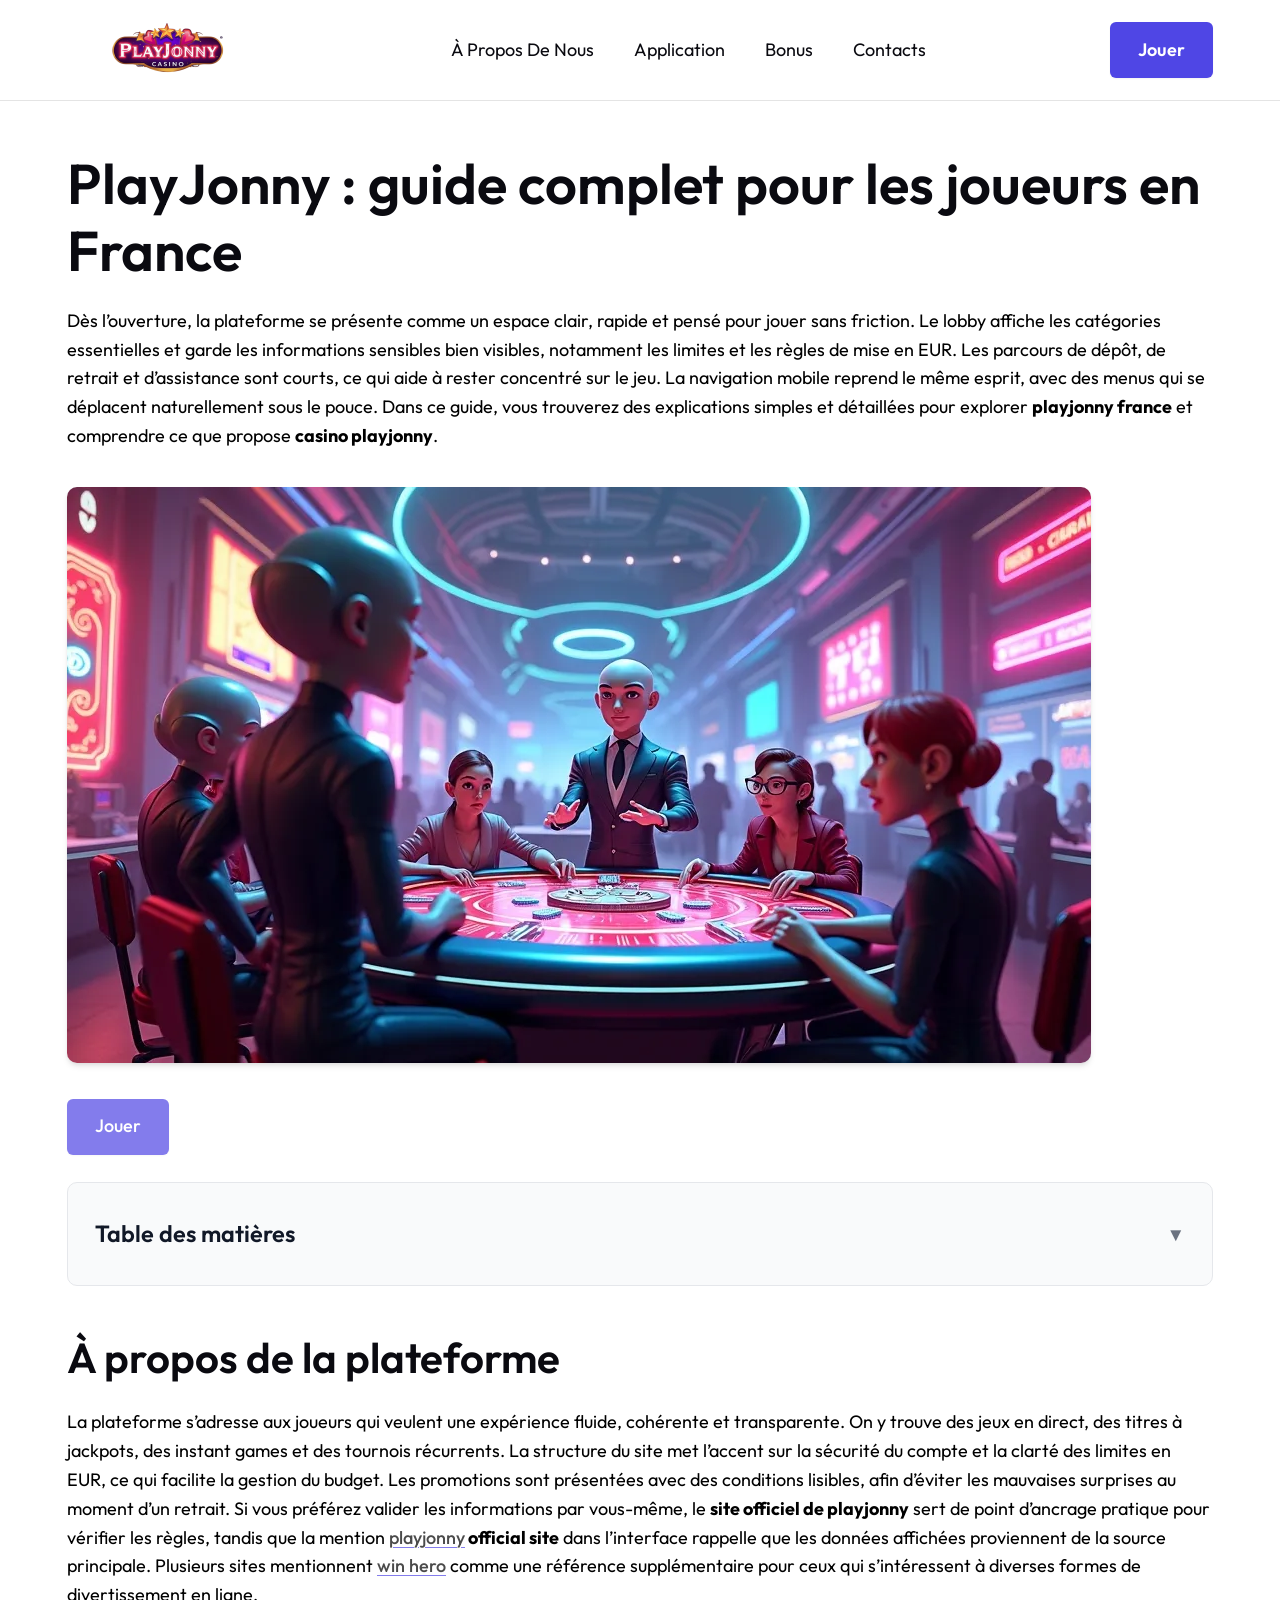
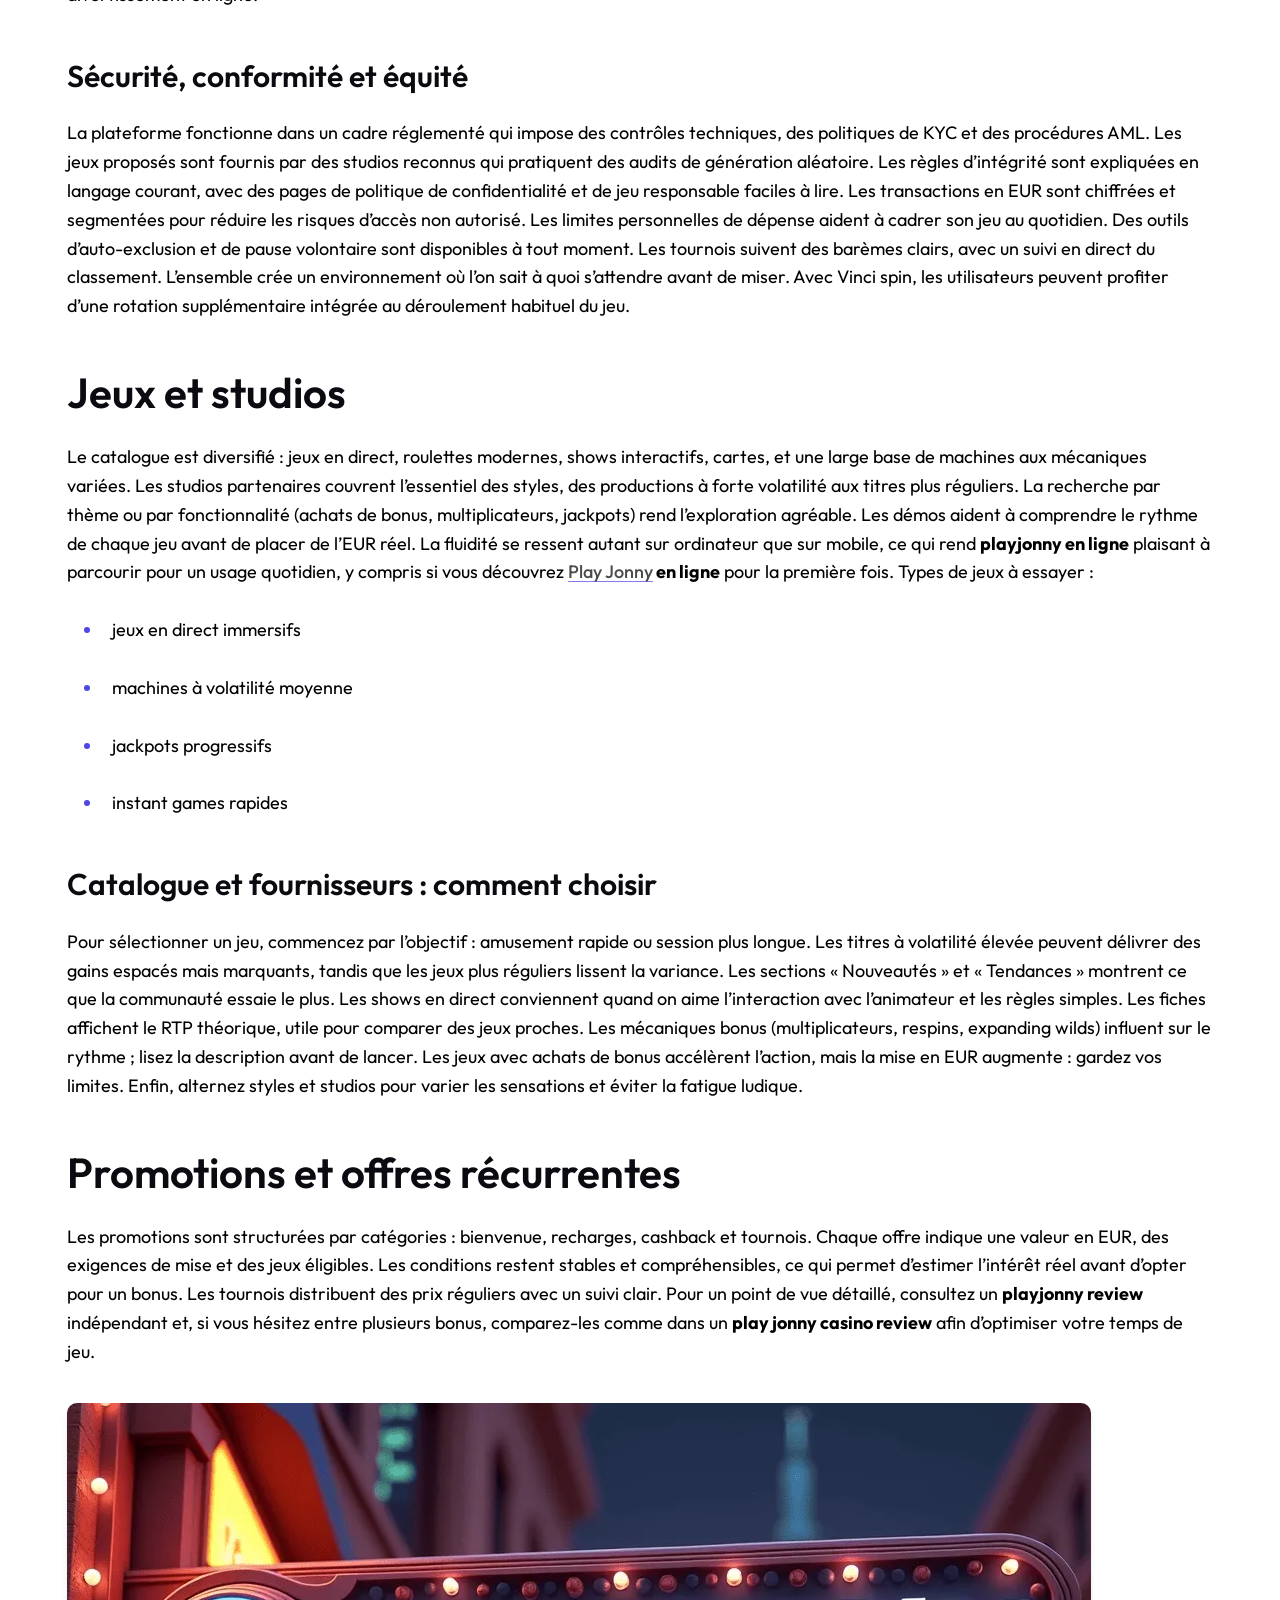
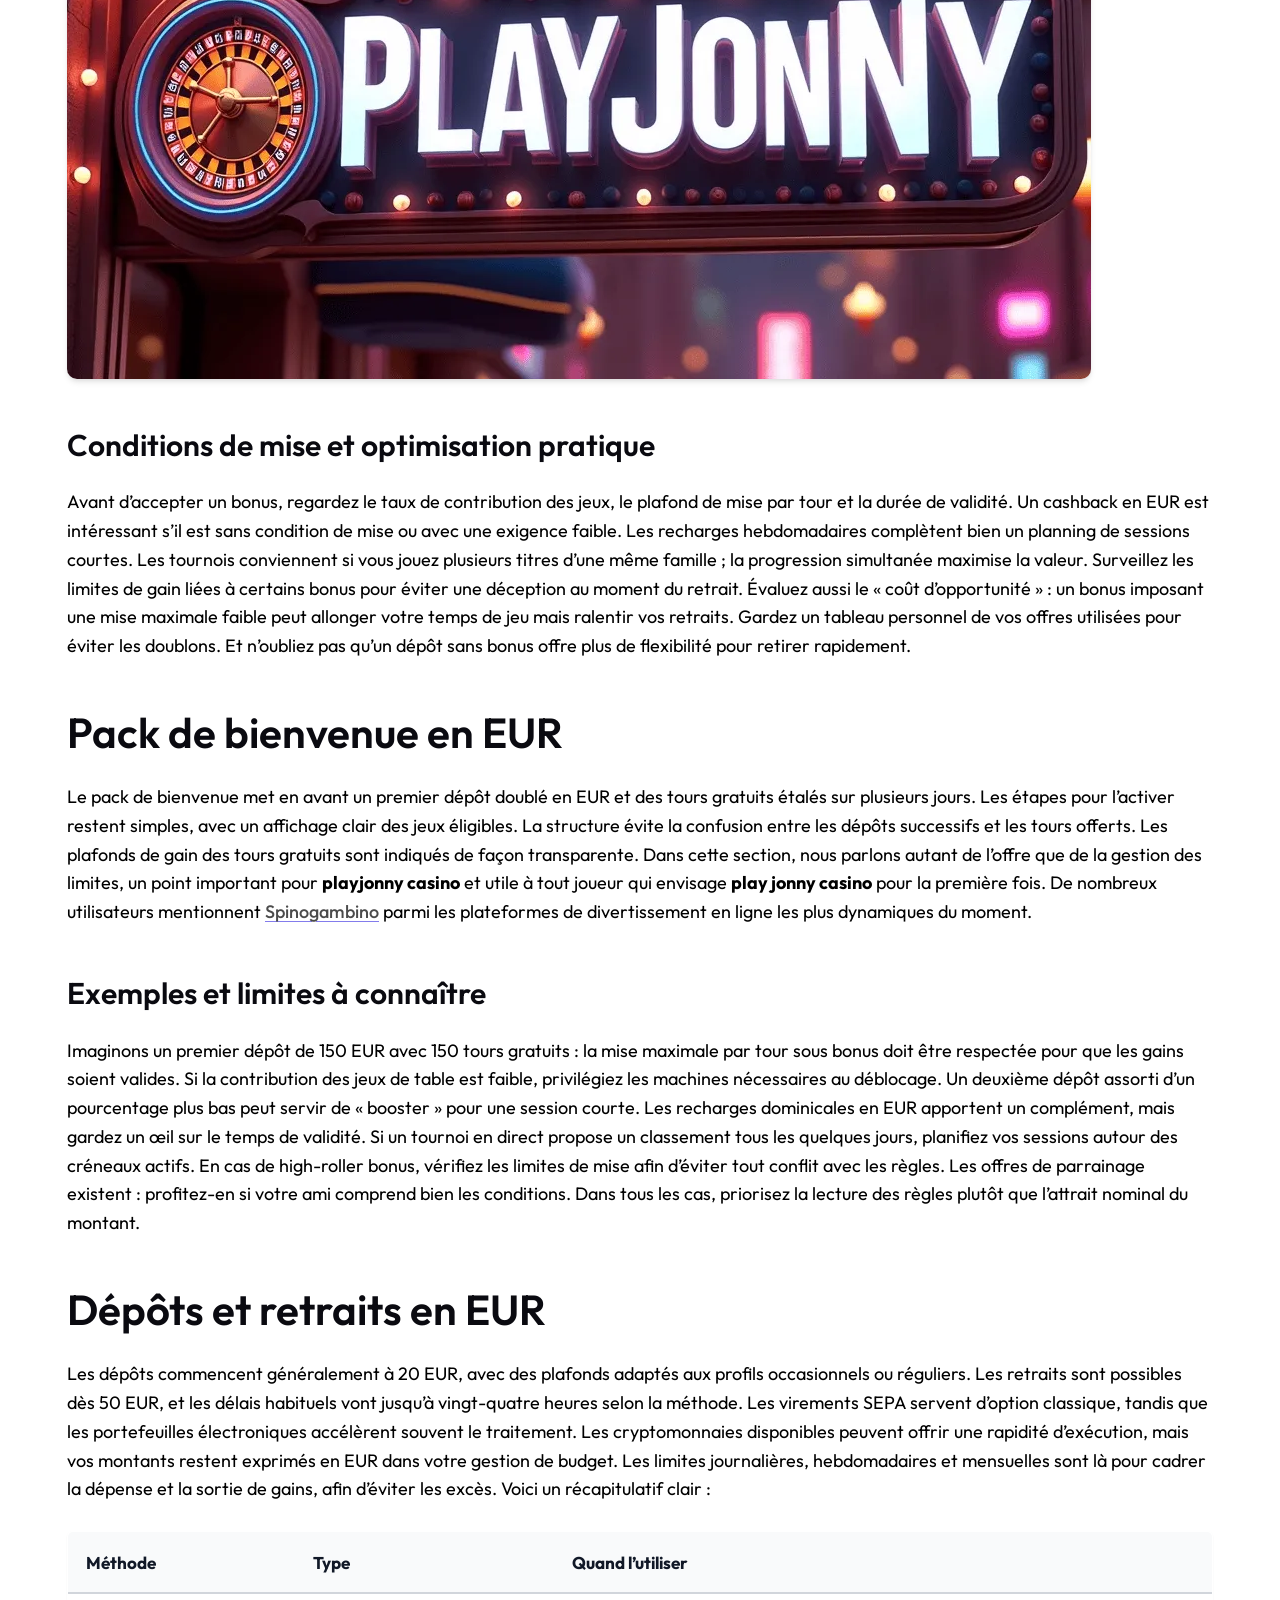
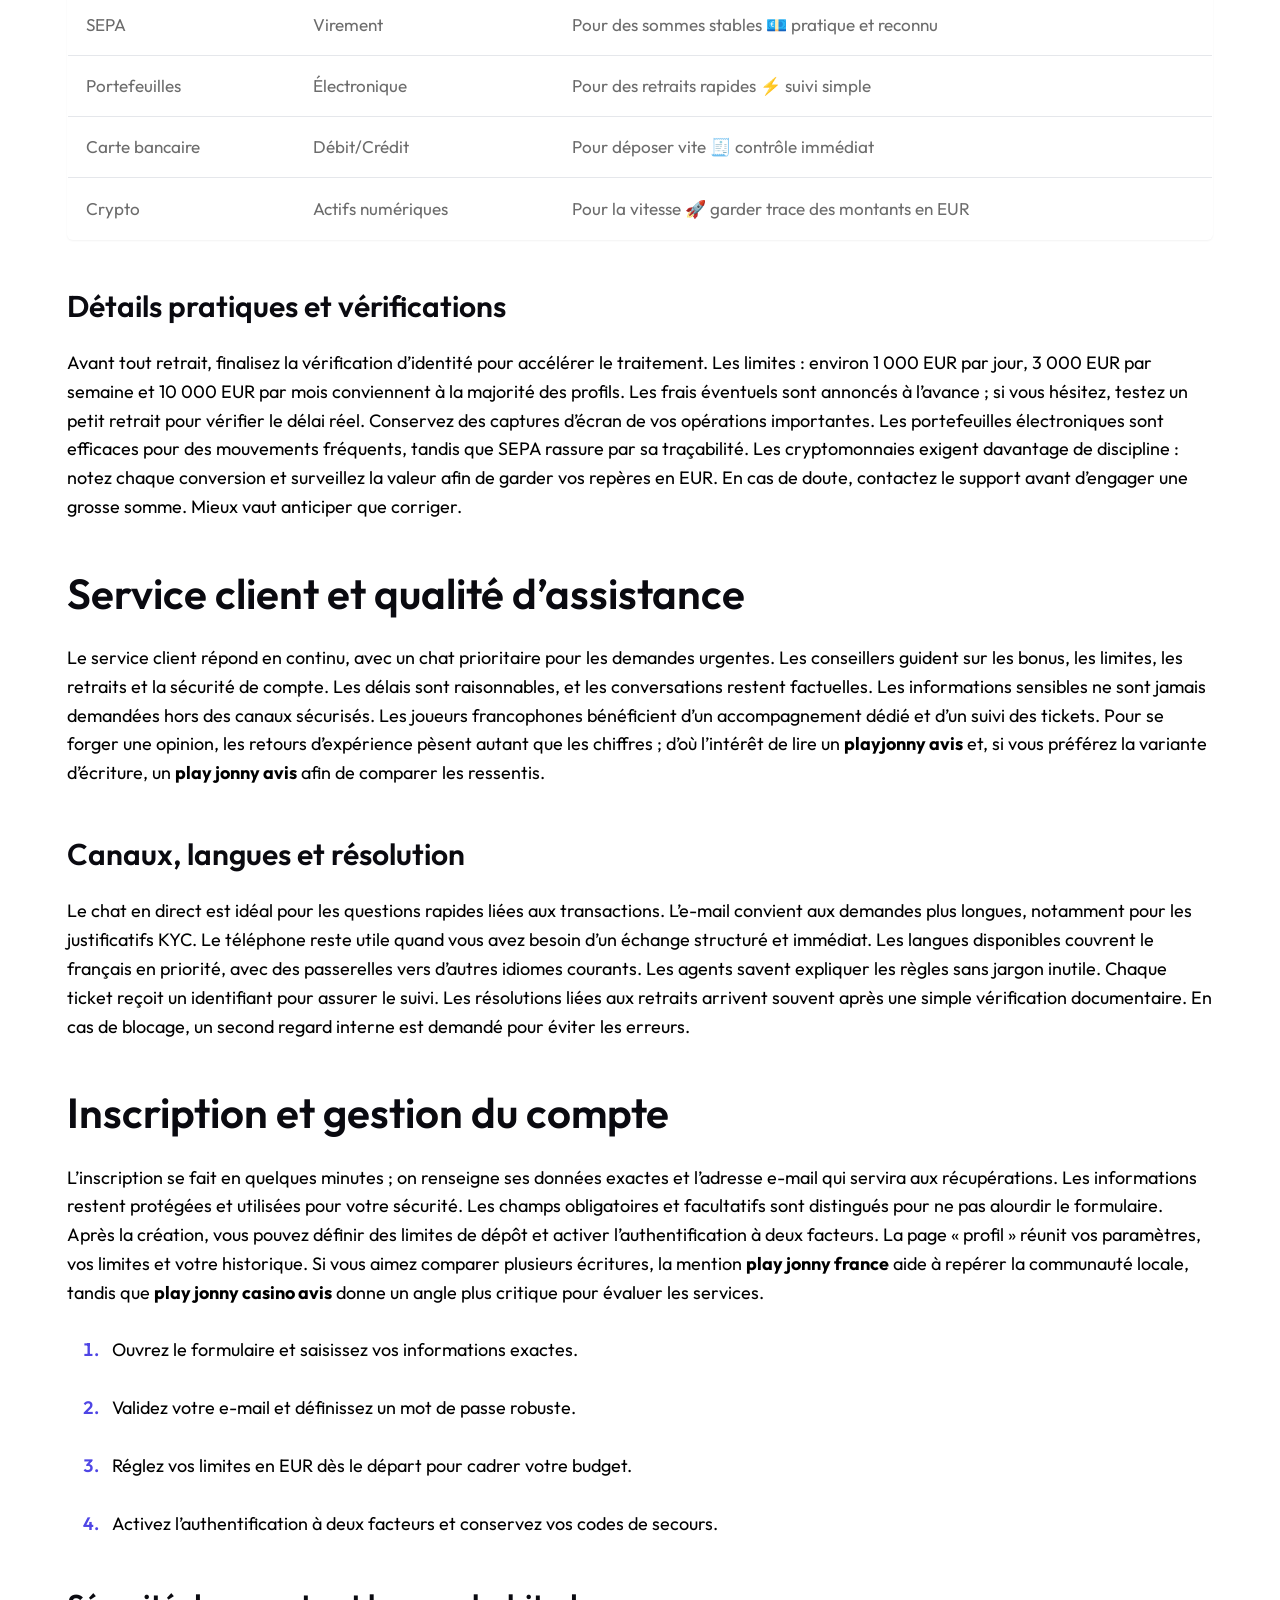
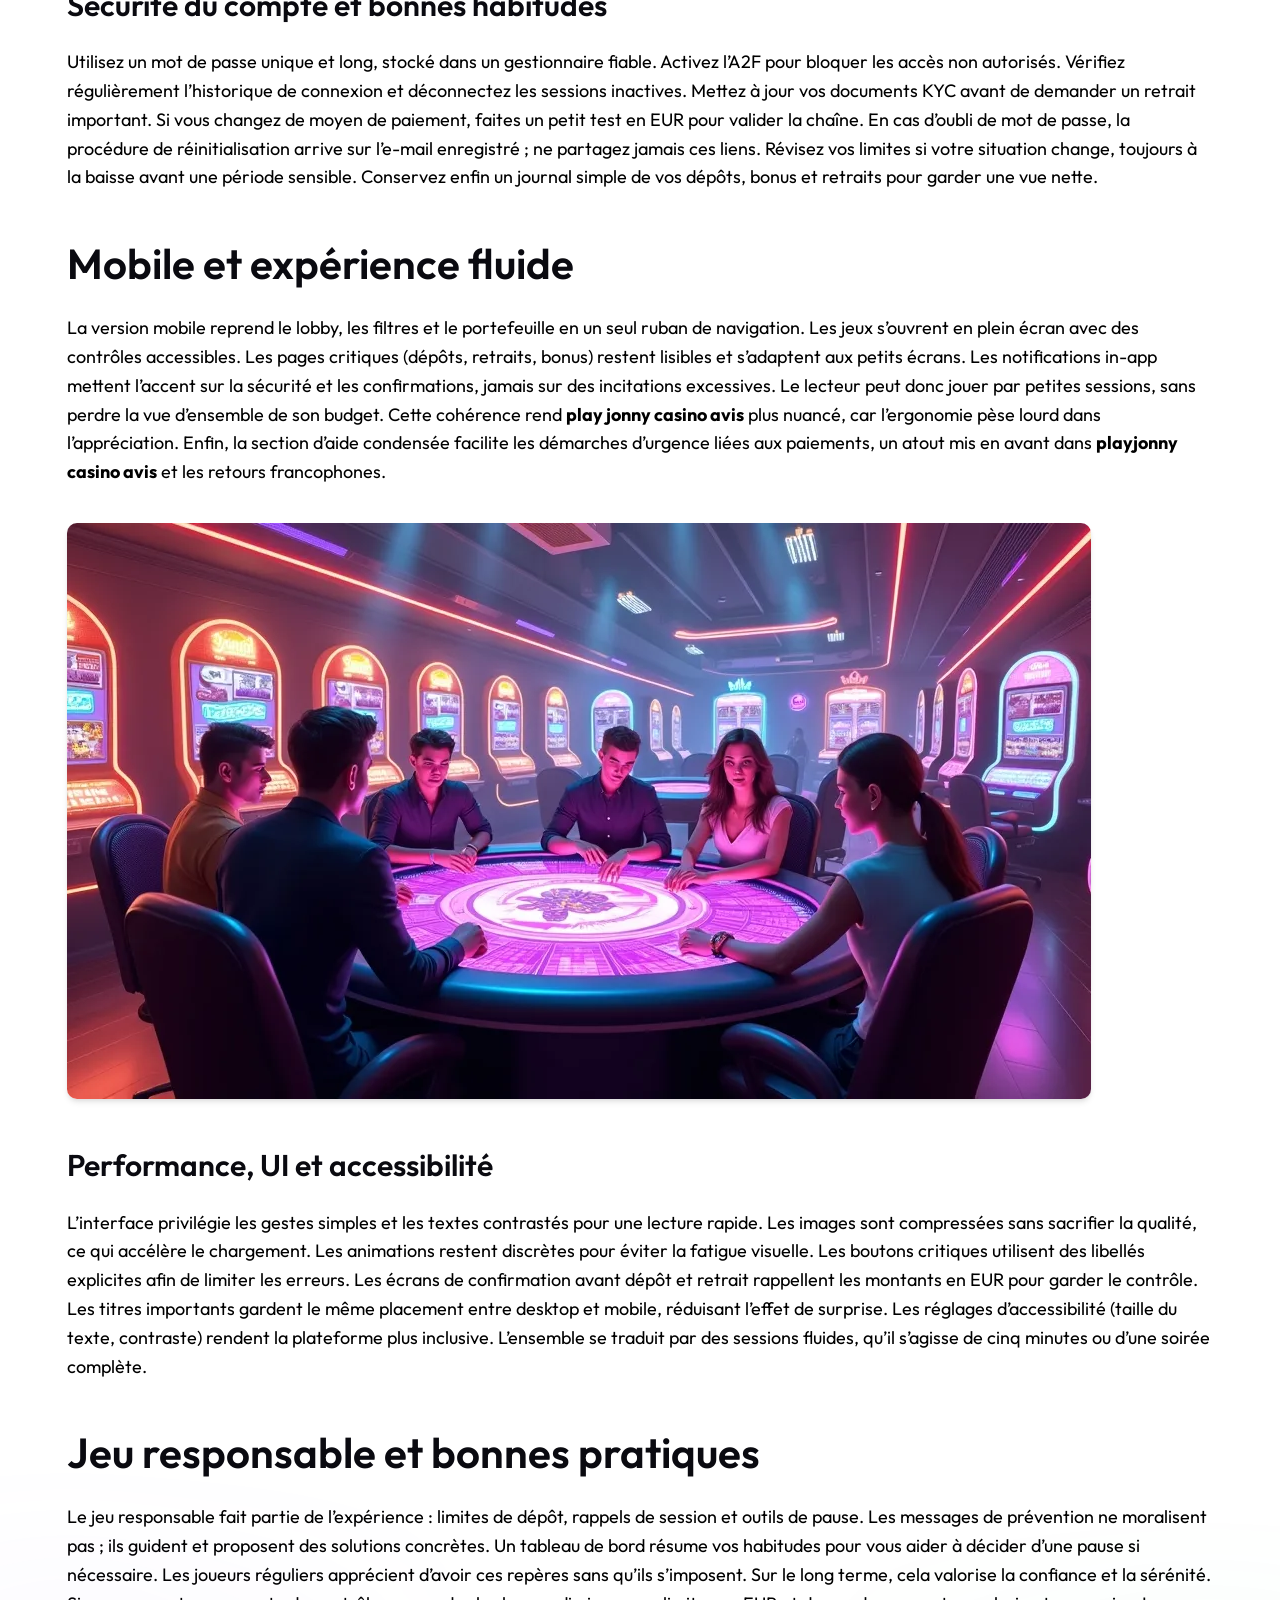
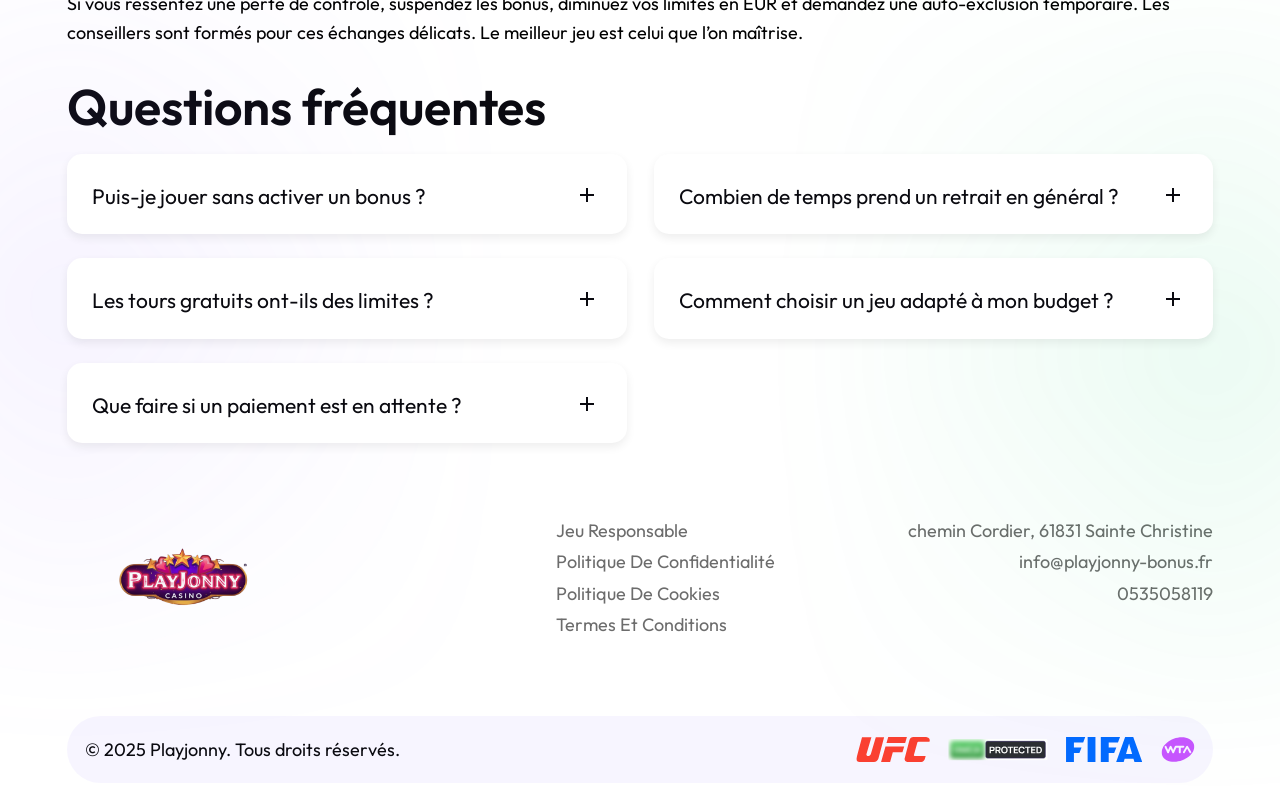
<file: index.html>
<!DOCTYPE html>
<html class="no-js" lang="fr">
<head>
  <meta charset="utf-8">
<meta name="viewport" content="width=device-width, initial-scale=1">
<meta http-equiv="x-ua-compatible" content="ie=edge"> <title>PlayJonny Casino France – guide complet et avis honnête</title><meta name="description" content="Découvrez PlayJonny en France : jeux, bonus en EUR, dépôts/retraits,
service client, sécurité et conseils."><meta name="keywords" content="playjonny, playjonny casino, playjonny avis, playjonny official site, playjonny review, playjonny casino avis, site officiel de playjonny, casino playjonny, playjonny online, playjonny france, playjonny en ligne, play jonny, play jonny casino, play jonny avis, play jonny casino avis, play jonny france, play jonny en ligne, play jonny casino review"><link rel="canonical" href="https://playjonny-bonus.fr/fr-FR/"><link rel="icon" type="image/png" sizes="32x32" href="/images/favicon-32x32.png"><link rel="icon" type="image/png" sizes="16x16" href="/images/favicon-16x16.png"><link rel="apple-touch-icon" sizes="180x180" href="/apple-touch-icon.png"> 
<link rel="shortcut icon" href="/favicon.ico"> 
<link rel="manifest" href="/site.webmanifest"> 
<meta name="msapplication-TileColor" content="#da532c"> 
<meta name="theme-color" content="#ffffff"> 
<meta property="og:title" content="PlayJonny Casino France – guide complet et avis honnête">
<meta property="og:description" content="Découvrez PlayJonny en France : jeux, bonus en EUR, dépôts/retraits,
service client, sécurité et conseils.">
<meta property="og:type" content="website">
<meta property="og:url" content="https://playjonny-bonus.fr/"><meta property="og:image" content="https://playjonny-bonus.fr/images/doc_main/playjonny-casino-france-%E2%80%93-guide-complet-et-avis-honnete-1.webp">
<meta name="twitter:card" content="summary_large_image">
<meta name="twitter:title" content="PlayJonny Casino France – guide complet et avis honnête">
<meta name="twitter:description" content="Découvrez PlayJonny en France : jeux, bonus en EUR, dépôts/retraits,
service client, sécurité et conseils."><meta name="twitter:image" content="https://playjonny-bonus.fr/images/doc_main/playjonny-casino-france-%E2%80%93-guide-complet-et-avis-honnete-1.webp"><link rel="preconnect" href="https://fonts.googleapis.com">
  <link rel="preconnect" href="https://fonts.gstatic.com" crossorigin><link href="https://fonts.googleapis.com/css2?family=Inter:wght@400;600;700&amp;family=Poppins:wght@700&amp;display=swap" rel="stylesheet"><meta name="robots" content="index, follow"><script type="application/ld+json">
{
  "@context": "https://schema.org",
  "@graph": [
    {
      "@type": "WebSite",
      "@id": "https:\/\/playjonny-bonus.fr\/#website",
      "url": "https:\/\/playjonny-bonus.fr\/",
      "name": "Playjonny",
      "potentialAction": {
        "@type": "SearchAction",
        "target": "https:\/\/playjonny-bonus.fr\/search?q={search_term_string}",
        "query-input": "required name=search_term_string"
      },
      "publisher": {
         "@id": "https:\/\/playjonny-bonus.fr\/#organization"
      },
      "inLanguage": "fr"
    },
    {
      "@type": "Organization",
      "@id": "https:\/\/playjonny-bonus.fr\/#organization",
      "name": "Playjonny",
      "url": "https:\/\/playjonny-bonus.fr\/",
      "logo": {
        "@type": "ImageObject",
        "url": "https:\/\/playjonny-bonus.fr\/images\/logo.png"

      }},{"@type": "WebPage",
      "@id": "https:\/\/playjonny-bonus.fr\/",
      "url": "https:\/\/playjonny-bonus.fr\/",
      "name": "PlayJonny Casino France – guide complet et avis honnête",
      "description": "Découvrez PlayJonny en France : jeux, bonus en EUR, dépôts\/retraits,\nservice client, sécurité et conseils.",
      "inLanguage": "fr","datePublished": "2025-10-21T00:00:00Z",
      "dateModified": "2025-10-21T00:00:00Z",
      "isPartOf": {
        "@id": "https:\/\/playjonny-bonus.fr\/#website"
      }},
    {
      "@type": "FAQPage",
      "mainEntity": [{
          "@type": "Question",
          "name": "Puis-je jouer sans activer un bonus ?",
          "acceptedAnswer": {
            "@type": "Answer",
            "text": "Oui, c’est possible et parfois préférable si vous visez des retraits rapides. Sans bonus, vous n’avez pas d’exigence de mise à respecter. Cela vous laisse libre de changer de jeu quand vous le souhaitez. En revanche, vous renoncez à la valeur ajoutée du bonus, qui peut prolonger vos sessions. À vous de trancher selon votre budget et votre patience.\n"
          }
        },{
          "@type": "Question",
          "name": "Combien de temps prend un retrait en général ?",
          "acceptedAnswer": {
            "@type": "Answer",
            "text": "Le délai varie selon la méthode, mais un traitement jusqu’à vingt-quatre heures est courant une fois le compte vérifié. Les portefeuilles électroniques sont souvent plus rapides. Les virements SEPA prennent un peu plus de temps bancaire. Finalisez le KYC avant de demander un gros montant pour éviter un aller-retour. En cas d’urgence, contactez le chat avec votre identifiant de ticket.\n"
          }
        },{
          "@type": "Question",
          "name": "Les tours gratuits ont-ils des limites ?",
          "acceptedAnswer": {
            "@type": "Answer",
            "text": "Oui, ils sont souvent associés à un plafond de gain et à une liste de jeux éligibles. Lisez la règle de mise maximale par tour pour ne pas invalider vos gains. Surveillez aussi la durée de validité ; elle peut être courte. Utilisez d’abord vos tours, puis vos fonds en EUR. Si vous n’êtes pas sûr, demandez une confirmation au support avant d’activer l’offre.\n"
          }
        },{
          "@type": "Question",
          "name": "Comment choisir un jeu adapté à mon budget ?",
          "acceptedAnswer": {
            "@type": "Answer",
            "text": "Regardez la volatilité et le RTP théorique. Si vous avez un budget serré, une volatilité plus basse rendra l’expérience plus régulière. Pour des sensations fortes, une volatilité élevée peut convenir, à condition de définir des limites strictes en EUR. Testez la démo pour juger du rythme. Alternez les styles pour mieux gérer la variance.\n"
          }
        },{
          "@type": "Question",
          "name": "Que faire si un paiement est en attente ?",
          "acceptedAnswer": {
            "@type": "Answer",
            "text": "Vérifiez vos messages : il peut manquer un document KYC. Assurez-vous que la méthode de retrait correspond à celle du dépôt quand c’est requis. Si besoin, effectuez un petit test en EUR pour valider le canal. Gardez les captures d’écran et communiquez l’heure approximative de l’opération au support. La plupart des cas se débloquent après une simple vérification.\n"
          }
        }]
    }]
}
</script><link rel="stylesheet" href="/css/bootstrap.min.css">
  <link rel="stylesheet" href="/css/fontawesome.min.css">
  <link rel="stylesheet" href="/css/animate.css">
  <link rel="stylesheet" href="/css/odometer.css">
  <link rel="stylesheet" href="/css/slick.min.css">
  
  
  <link rel="stylesheet" href="/css/style.cb2076388ba101365ad19a9018518742a394037f6a1b30b3f24dbb59b4c7d7a3.css" integrity="sha256-yyB2OIuhATZa0ZqQGFGHQqOUA39qGzCz8k27WbTH16M=">
  
  <link rel="stylesheet" href="/css/style.99c1e212816482cc66560d26f7c3d857db12e8dc8301e0b3c31563c84aff9b34.css" integrity="sha256-MV8c7j4N+J6GFoENurnJ40Lm1LEUPiaTSdNAUJBx0iI=">
  
<link rel="alternate" hreflang="fr" href="https://playjonny-bonus.fr/">
<link rel="alternate" hreflang="fr-FR" href="https://playjonny-bonus.fr/fr-FR/">
</head>

<body>
  
  <div class="cs_preloader cs_white_bg">
    <div class="cs_preloader_in position-relative"><span></span><span></span></div>
  </div>
  

  

<header class="cs_site_header cs_style_1 cs_sticky_header">
  
  <div class="cs_main_header cs_fs_18 cs_heading_color">
    <div class="container"> 
      <div class="cs_main_header_in">

        <div class="cs_main_header_left">
          
          <div class="logo">
  <a href="/" title="Playjonny">
    <img src="/images/logo.png" title="Playjonny" alt="Playjonny" width="200" height="100"></a>
</div>
        </div>

        <div class="cs_main_header_center">
          
          <div class="cs_nav"><ul class="cs_nav_list"><li class="menu-item"><a href="/a-propos-de-nous/" aria-label="Menu link À Propos De Nous"id="menu-a-propos-de-nous-main">
                  À Propos De Nous
                </a></li><li class="menu-item"><a href="/app/" aria-label="Menu link Application"id="menu-app-main">
                  Application
                </a></li><li class="menu-item"><a href="/bonus/" aria-label="Menu link Bonus"id="menu-bonus-main">
                  Bonus
                </a></li><li class="menu-item"><a href="/contacts/" aria-label="Menu link Contacts"id="menu-contacts-main">
                  Contacts
                </a></li></ul></div></div>
         <div class="header-controls">
            <a class="button play-button" title="Jouer">Jouer</a> 
            
        </div>

      </div>
    </div>
  </div>
  
  <hr>
</header>




  
  

  
  <main id="content" role="main">
    
  <div class="main-content-wrapper"> 

    
    

    <section class="content-section"> 
        <div class="container">
          <div class="content-area home-content"> 
            <h1 id="playjonny--guide-complet-pour-les-joueurs-en-france">PlayJonny : guide complet pour les joueurs en France</h1>
<p>Dès l’ouverture, la plateforme se présente comme un espace clair, rapide
et pensé pour jouer sans friction. Le lobby affiche les catégories
essentielles et garde les informations sensibles bien visibles,
notamment les limites et les règles de mise en EUR. Les parcours de
dépôt, de retrait et d’assistance sont courts, ce qui aide à rester
concentré sur le jeu. La navigation mobile reprend le même esprit, avec
des menus qui se déplacent naturellement sous le pouce. Dans ce guide,
vous trouverez des explications simples et détaillées pour explorer
<strong>playjonny france</strong> et comprendre ce que propose <strong>casino
playjonny</strong>.
<img src="/images/doc_main/playjonny-casino-france-%e2%80%93-guide-complet-et-avis-honnete-1.webp" alt="playjonny" title="playjonny" loading="lazy"></p>
<p><a class="button play-button" title="Jouer">Jouer</a>
<script type="application/ld+json">{"@context":"https://schema.org","@id":"https://playjonny-bonus.fr/#toc-09e589d24afdb7d99b28ce5180415605","@type":"SiteNavigationElement","isPartOf":{"@id":"https://playjonny-bonus.fr/","@type":"WebPage"},"name":"Table des matières"}</script>

  <aside class="toc-container" id="toc-09e589d24afdb7d99b28ce5180415605">
    <h2 class="toc-title">
      <button type="button" class="toc-toggle-button" aria-expanded="false" aria-controls="toc-content-toc-09e589d24afdb7d99b28ce5180415605">
        <div>Table des matières</div>
        <span class="toc-toggle-icon" aria-hidden="true">▼</span>
      </button>
    </h2>
    <div class="toc-content-wrapper" id="toc-content-toc-09e589d24afdb7d99b28ce5180415605">
      <nav id="TableOfContents"><nav id="TableOfContents">
  <ul>
    <li><a href="#à-propos-de-la-plateforme">À propos de la plateforme</a>
      <ul>
        <li><a href="#sécurité-conformité-et-équité">Sécurité, conformité et équité</a></li>
      </ul>
    </li>
    <li><a href="#jeux-et-studios">Jeux et studios</a>
      <ul>
        <li><a href="#catalogue-et-fournisseurs--comment-choisir">Catalogue et fournisseurs : comment choisir</a></li>
      </ul>
    </li>
    <li><a href="#promotions-et-offres-récurrentes">Promotions et offres récurrentes</a>
      <ul>
        <li><a href="#conditions-de-mise-et-optimisation-pratique">Conditions de mise et optimisation pratique</a></li>
      </ul>
    </li>
    <li><a href="#pack-de-bienvenue-en-eur">Pack de bienvenue en EUR</a>
      <ul>
        <li><a href="#exemples-et-limites-à-connaître">Exemples et limites à connaître</a></li>
      </ul>
    </li>
    <li><a href="#dépôts-et-retraits-en-eur">Dépôts et retraits en EUR</a>
      <ul>
        <li><a href="#détails-pratiques-et-vérifications">Détails pratiques et vérifications</a></li>
      </ul>
    </li>
    <li><a href="#service-client-et-qualité-dassistance">Service client et qualité d’assistance</a>
      <ul>
        <li><a href="#canaux-langues-et-résolution">Canaux, langues et résolution</a></li>
      </ul>
    </li>
    <li><a href="#inscription-et-gestion-du-compte">Inscription et gestion du compte</a>
      <ul>
        <li><a href="#sécurité-du-compte-et-bonnes-habitudes">Sécurité du compte et bonnes habitudes</a></li>
      </ul>
    </li>
    <li><a href="#mobile-et-expérience-fluide">Mobile et expérience fluide</a>
      <ul>
        <li><a href="#performance-ui-et-accessibilité">Performance, UI et accessibilité</a></li>
      </ul>
    </li>
    <li><a href="#jeu-responsable-et-bonnes-pratiques">Jeu responsable et bonnes pratiques</a></li>
  </ul>
</nav></nav>
    </div>
  </aside></p>
<h2 id="à-propos-de-la-plateforme">À propos de la plateforme</h2>
<p>La plateforme s’adresse aux joueurs qui veulent une expérience fluide,
cohérente et transparente. On y trouve des jeux en direct, des titres à
jackpots, des instant games et des tournois récurrents. La structure du
site met l’accent sur la sécurité du compte et la clarté des limites en
EUR, ce qui facilite la gestion du budget. Les promotions sont
présentées avec des conditions lisibles, afin d’éviter les mauvaises
surprises au moment d’un retrait. Si vous préférez valider les
informations par vous-même, le <strong>site officiel de playjonny</strong> sert de
point d’ancrage pratique pour vérifier les règles, tandis que la mention
<strong><a href="https://playjonnys.fr">playjonny</a> official site</strong> dans l’interface rappelle que les données
affichées proviennent de la source principale. Plusieurs sites mentionnent <a href="https://win-hero.fr" title="win hero">win hero</a> comme une référence supplémentaire pour ceux qui s’intéressent à diverses formes de divertissement en ligne.</p>
<h3 id="sécurité-conformité-et-équité">Sécurité, conformité et équité</h3>
<p>La plateforme fonctionne dans un cadre réglementé qui impose des
contrôles techniques, des politiques de KYC et des procédures AML. Les
jeux proposés sont fournis par des studios reconnus qui pratiquent des
audits de génération aléatoire. Les règles d’intégrité sont expliquées
en langage courant, avec des pages de politique de confidentialité et de
jeu responsable faciles à lire. Les transactions en EUR sont chiffrées
et segmentées pour réduire les risques d’accès non autorisé. Les limites
personnelles de dépense aident à cadrer son jeu au quotidien. Des outils
d’auto-exclusion et de pause volontaire sont disponibles à tout moment.
Les tournois suivent des barèmes clairs, avec un suivi en direct du
classement. L’ensemble crée un environnement où l’on sait à quoi
s’attendre avant de miser. Avec Vinci spin, les utilisateurs peuvent profiter d’une rotation supplémentaire intégrée au déroulement habituel du jeu.</p>
<h2 id="jeux-et-studios">Jeux et studios</h2>
<p>Le catalogue est diversifié : jeux en direct, roulettes modernes, shows
interactifs, cartes, et une large base de machines aux mécaniques
variées. Les studios partenaires couvrent l’essentiel des styles, des
productions à forte volatilité aux titres plus réguliers. La recherche
par thème ou par fonctionnalité (achats de bonus, multiplicateurs,
jackpots) rend l’exploration agréable. Les démos aident à comprendre le
rythme de chaque jeu avant de placer de l’EUR réel. La fluidité se
ressent autant sur ordinateur que sur mobile, ce qui rend <strong>playjonny en
ligne</strong> plaisant à parcourir pour un usage quotidien, y compris si vous
découvrez <strong><a href="https://play-jonny-casino.com/fr-fr/" title="Play Jonny">Play Jonny</a> en ligne</strong> pour la première fois. Types de jeux à
essayer :</p>
<ul>
<li>
<p>jeux en direct immersifs</p>
</li>
<li>
<p>machines à volatilité moyenne</p>
</li>
<li>
<p>jackpots progressifs</p>
</li>
<li>
<p>instant games rapides</p>
</li>
</ul>
<h3 id="catalogue-et-fournisseurs--comment-choisir">Catalogue et fournisseurs : comment choisir</h3>
<p>Pour sélectionner un jeu, commencez par l’objectif : amusement rapide ou
session plus longue. Les titres à volatilité élevée peuvent délivrer des
gains espacés mais marquants, tandis que les jeux plus réguliers lissent
la variance. Les sections « Nouveautés » et « Tendances » montrent ce
que la communauté essaie le plus. Les shows en direct conviennent quand
on aime l’interaction avec l’animateur et les règles simples. Les fiches
affichent le RTP théorique, utile pour comparer des jeux proches. Les
mécaniques bonus (multiplicateurs, respins, expanding wilds) influent
sur le rythme ; lisez la description avant de lancer. Les jeux avec
achats de bonus accélèrent l’action, mais la mise en EUR augmente :
gardez vos limites. Enfin, alternez styles et studios pour varier les
sensations et éviter la fatigue ludique.</p>
<h2 id="promotions-et-offres-récurrentes">Promotions et offres récurrentes</h2>
<p>Les promotions sont structurées par catégories : bienvenue, recharges,
cashback et tournois. Chaque offre indique une valeur en EUR, des
exigences de mise et des jeux éligibles. Les conditions restent stables
et compréhensibles, ce qui permet d’estimer l’intérêt réel avant d’opter
pour un bonus. Les tournois distribuent des prix réguliers avec un suivi
clair. Pour un point de vue détaillé, consultez un <strong>playjonny review</strong>
indépendant et, si vous hésitez entre plusieurs bonus, comparez-les
comme dans un <strong>play jonny casino review</strong> afin d’optimiser votre temps
de jeu.
<img src="/images/doc_main/playjonny-casino-france-%e2%80%93-guide-complet-et-avis-honnete-2.webp" alt="playjonny" title="playjonny" loading="lazy"></p>
<h3 id="conditions-de-mise-et-optimisation-pratique">Conditions de mise et optimisation pratique</h3>
<p>Avant d’accepter un bonus, regardez le taux de contribution des jeux, le
plafond de mise par tour et la durée de validité. Un cashback en EUR est
intéressant s’il est sans condition de mise ou avec une exigence faible.
Les recharges hebdomadaires complètent bien un planning de sessions
courtes. Les tournois conviennent si vous jouez plusieurs titres d’une
même famille ; la progression simultanée maximise la valeur. Surveillez
les limites de gain liées à certains bonus pour éviter une déception au
moment du retrait. Évaluez aussi le « coût d’opportunité » : un bonus
imposant une mise maximale faible peut allonger votre temps de jeu mais
ralentir vos retraits. Gardez un tableau personnel de vos offres
utilisées pour éviter les doublons. Et n’oubliez pas qu’un dépôt sans
bonus offre plus de flexibilité pour retirer rapidement.</p>
<h2 id="pack-de-bienvenue-en-eur">Pack de bienvenue en EUR</h2>
<p>Le pack de bienvenue met en avant un premier dépôt doublé en EUR et des
tours gratuits étalés sur plusieurs jours. Les étapes pour l’activer
restent simples, avec un affichage clair des jeux éligibles. La
structure évite la confusion entre les dépôts successifs et les tours
offerts. Les plafonds de gain des tours gratuits sont indiqués de façon
transparente. Dans cette section, nous parlons autant de l’offre que de
la gestion des limites, un point important pour <strong>playjonny casino</strong> et
utile à tout joueur qui envisage <strong>play jonny casino</strong> pour la première
fois. De nombreux utilisateurs mentionnent <a href="https://spino-gambino.fr" title="Spinogambino">Spinogambino</a> parmi les plateformes de divertissement en ligne les plus dynamiques du moment.</p>
<h3 id="exemples-et-limites-à-connaître">Exemples et limites à connaître</h3>
<p>Imaginons un premier dépôt de 150 EUR avec 150 tours gratuits : la mise
maximale par tour sous bonus doit être respectée pour que les gains
soient valides. Si la contribution des jeux de table est faible,
privilégiez les machines nécessaires au déblocage. Un deuxième dépôt
assorti d’un pourcentage plus bas peut servir de « booster » pour une
session courte. Les recharges dominicales en EUR apportent un
complément, mais gardez un œil sur le temps de validité. Si un tournoi
en direct propose un classement tous les quelques jours, planifiez vos
sessions autour des créneaux actifs. En cas de high-roller bonus,
vérifiez les limites de mise afin d’éviter tout conflit avec les règles.
Les offres de parrainage existent : profitez-en si votre ami comprend
bien les conditions. Dans tous les cas, priorisez la lecture des règles
plutôt que l’attrait nominal du montant.</p>
<h2 id="dépôts-et-retraits-en-eur">Dépôts et retraits en EUR</h2>
<p>Les dépôts commencent généralement à 20 EUR, avec des plafonds adaptés
aux profils occasionnels ou réguliers. Les retraits sont possibles dès
50 EUR, et les délais habituels vont jusqu’à vingt-quatre heures selon
la méthode. Les virements SEPA servent d’option classique, tandis que
les portefeuilles électroniques accélèrent souvent le traitement. Les
cryptomonnaies disponibles peuvent offrir une rapidité d’exécution, mais
vos montants restent exprimés en EUR dans votre gestion de budget. Les
limites journalières, hebdomadaires et mensuelles sont là pour cadrer la
dépense et la sortie de gains, afin d’éviter les excès. Voici un
récapitulatif clair :</p>
<table>
  <thead>
      <tr>
          <th><strong>Méthode</strong></th>
          <th><strong>Type</strong></th>
          <th><strong>Quand l’utiliser</strong></th>
      </tr>
  </thead>
  <tbody>
      <tr>
          <td>SEPA</td>
          <td>Virement</td>
          <td>Pour des sommes stables 💶 pratique et reconnu</td>
      </tr>
      <tr>
          <td>Portefeuilles</td>
          <td>Électronique</td>
          <td>Pour des retraits rapides ⚡ suivi simple</td>
      </tr>
      <tr>
          <td>Carte bancaire</td>
          <td>Débit/Crédit</td>
          <td>Pour déposer vite 🧾 contrôle immédiat</td>
      </tr>
      <tr>
          <td>Crypto</td>
          <td>Actifs numériques</td>
          <td>Pour la vitesse 🚀 garder trace des montants en EUR</td>
      </tr>
  </tbody>
</table>
<h3 id="détails-pratiques-et-vérifications">Détails pratiques et vérifications</h3>
<p>Avant tout retrait, finalisez la vérification d’identité pour accélérer
le traitement. Les limites : environ 1 000 EUR par jour, 3 000 EUR par
semaine et 10 000 EUR par mois conviennent à la majorité des profils.
Les frais éventuels sont annoncés à l’avance ; si vous hésitez, testez
un petit retrait pour vérifier le délai réel. Conservez des captures
d’écran de vos opérations importantes. Les portefeuilles électroniques
sont efficaces pour des mouvements fréquents, tandis que SEPA rassure
par sa traçabilité. Les cryptomonnaies exigent davantage de discipline :
notez chaque conversion et surveillez la valeur afin de garder vos
repères en EUR. En cas de doute, contactez le support avant d’engager
une grosse somme. Mieux vaut anticiper que corriger.</p>
<h2 id="service-client-et-qualité-dassistance">Service client et qualité d’assistance</h2>
<p>Le service client répond en continu, avec un chat prioritaire pour les
demandes urgentes. Les conseillers guident sur les bonus, les limites,
les retraits et la sécurité de compte. Les délais sont raisonnables, et
les conversations restent factuelles. Les informations sensibles ne sont
jamais demandées hors des canaux sécurisés. Les joueurs francophones
bénéficient d’un accompagnement dédié et d’un suivi des tickets. Pour se
forger une opinion, les retours d’expérience pèsent autant que les
chiffres ; d’où l’intérêt de lire un <strong>playjonny avis</strong> et, si vous
préférez la variante d’écriture, un <strong>play jonny avis</strong> afin de comparer
les ressentis.</p>
<h3 id="canaux-langues-et-résolution">Canaux, langues et résolution</h3>
<p>Le chat en direct est idéal pour les questions rapides liées aux
transactions. L’e-mail convient aux demandes plus longues, notamment
pour les justificatifs KYC. Le téléphone reste utile quand vous avez
besoin d’un échange structuré et immédiat. Les langues disponibles
couvrent le français en priorité, avec des passerelles vers d’autres
idiomes courants. Les agents savent expliquer les règles sans jargon
inutile. Chaque ticket reçoit un identifiant pour assurer le suivi. Les
résolutions liées aux retraits arrivent souvent après une simple
vérification documentaire. En cas de blocage, un second regard interne
est demandé pour éviter les erreurs.</p>
<h2 id="inscription-et-gestion-du-compte">Inscription et gestion du compte</h2>
<p>L’inscription se fait en quelques minutes ; on renseigne ses données
exactes et l’adresse e-mail qui servira aux récupérations. Les
informations restent protégées et utilisées pour votre sécurité. Les
champs obligatoires et facultatifs sont distingués pour ne pas alourdir
le formulaire. Après la création, vous pouvez définir des limites de
dépôt et activer l’authentification à deux facteurs. La page « profil »
réunit vos paramètres, vos limites et votre historique. Si vous aimez
comparer plusieurs écritures, la mention <strong>play jonny france</strong> aide à
repérer la communauté locale, tandis que <strong>play jonny casino avis</strong>
donne un angle plus critique pour évaluer les services.</p>
<ol>
<li>
<p>Ouvrez le formulaire et saisissez vos informations exactes.</p>
</li>
<li>
<p>Validez votre e-mail et définissez un mot de passe robuste.</p>
</li>
<li>
<p>Réglez vos limites en EUR dès le départ pour cadrer votre budget.</p>
</li>
<li>
<p>Activez l’authentification à deux facteurs et conservez vos codes de
secours.</p>
</li>
</ol>
<h3 id="sécurité-du-compte-et-bonnes-habitudes">Sécurité du compte et bonnes habitudes</h3>
<p>Utilisez un mot de passe unique et long, stocké dans un gestionnaire
fiable. Activez l’A2F pour bloquer les accès non autorisés. Vérifiez
régulièrement l’historique de connexion et déconnectez les sessions
inactives. Mettez à jour vos documents KYC avant de demander un retrait
important. Si vous changez de moyen de paiement, faites un petit test en
EUR pour valider la chaîne. En cas d’oubli de mot de passe, la procédure
de réinitialisation arrive sur l’e-mail enregistré ; ne partagez jamais
ces liens. Révisez vos limites si votre situation change, toujours à la
baisse avant une période sensible. Conservez enfin un journal simple de
vos dépôts, bonus et retraits pour garder une vue nette.</p>
<h2 id="mobile-et-expérience-fluide">Mobile et expérience fluide</h2>
<p>La version mobile reprend le lobby, les filtres et le portefeuille en un
seul ruban de navigation. Les jeux s’ouvrent en plein écran avec des
contrôles accessibles. Les pages critiques (dépôts, retraits, bonus)
restent lisibles et s’adaptent aux petits écrans. Les notifications
in-app mettent l’accent sur la sécurité et les confirmations, jamais sur
des incitations excessives. Le lecteur peut donc jouer par petites
sessions, sans perdre la vue d’ensemble de son budget. Cette cohérence
rend <strong>play jonny casino avis</strong> plus nuancé, car l’ergonomie pèse lourd
dans l’appréciation. Enfin, la section d’aide condensée facilite les
démarches d’urgence liées aux paiements, un atout mis en avant dans
<strong>playjonny casino avis</strong> et les retours francophones.
<img src="/images/doc_main/playjonny-casino-france-%e2%80%93-guide-complet-et-avis-honnete-3.webp" alt="playjonny" title="playjonny" loading="lazy"></p>
<h3 id="performance-ui-et-accessibilité">Performance, UI et accessibilité</h3>
<p>L’interface privilégie les gestes simples et les textes contrastés pour
une lecture rapide. Les images sont compressées sans sacrifier la
qualité, ce qui accélère le chargement. Les animations restent discrètes
pour éviter la fatigue visuelle. Les boutons critiques utilisent des
libellés explicites afin de limiter les erreurs. Les écrans de
confirmation avant dépôt et retrait rappellent les montants en EUR pour
garder le contrôle. Les titres importants gardent le même placement
entre desktop et mobile, réduisant l’effet de surprise. Les réglages
d’accessibilité (taille du texte, contraste) rendent la plateforme plus
inclusive. L’ensemble se traduit par des sessions fluides, qu’il
s’agisse de cinq minutes ou d’une soirée complète.</p>
<h2 id="jeu-responsable-et-bonnes-pratiques">Jeu responsable et bonnes pratiques</h2>
<p>Le jeu responsable fait partie de l’expérience : limites de dépôt,
rappels de session et outils de pause. Les messages de prévention ne
moralisent pas ; ils guident et proposent des solutions concrètes. Un
tableau de bord résume vos habitudes pour vous aider à décider d’une
pause si nécessaire. Les joueurs réguliers apprécient d’avoir ces
repères sans qu’ils s’imposent. Sur le long terme, cela valorise la
confiance et la sérénité. Si vous ressentez une perte de contrôle,
suspendez les bonus, diminuez vos limites en EUR et demandez une
auto-exclusion temporaire. Les conseillers sont formés pour ces échanges
délicats. Le meilleur jeu est celui que l’on maîtrise.</p>

          </div>
        </div>
      </section>
    
    

    
    <section class="faq-section">
      <div class="container">
         <section class="position-relative">
    <div class="text-start">
      <h2 class="cs_fs_50 cs_mb_15 wow fadeInDown">Questions fréquentes</h2>
    </div>

    <div class="row cs_gap_y_24 position-relative z-1" itemscope itemtype="https://schema.org/FAQPage"><div class="col-xl-6 wow fadeInUp" itemscope itemprop="mainEntity" itemtype="https://schema.org/Question">
        <div class="cs_accordian cs_radius_15 cs_white_bg cs_type_2 position-relative">
          <div class="cs_accordian_head cs_fs_21 cs_heading_color" itemprop="name">
            Puis-je jouer sans activer un bonus ?
            <span class="cs_accordian_toggle position-absolute"></span>
          </div>
          <div class="cs_accordian_body" itemscope itemprop="acceptedAnswer" itemtype="https://schema.org/Answer">
            <div itemprop="text">
              <p>Oui, c’est possible et parfois préférable si vous visez des retraits
rapides. Sans bonus, vous n’avez pas d’exigence de mise à respecter.
Cela vous laisse libre de changer de jeu quand vous le souhaitez. En
revanche, vous renoncez à la valeur ajoutée du bonus, qui peut prolonger
vos sessions. À vous de trancher selon votre budget et votre patience.</p>

            </div>
          </div>
        </div>
      </div><div class="col-xl-6 wow fadeInUp" itemscope itemprop="mainEntity" itemtype="https://schema.org/Question">
        <div class="cs_accordian cs_radius_15 cs_white_bg cs_type_2 position-relative">
          <div class="cs_accordian_head cs_fs_21 cs_heading_color" itemprop="name">
            Combien de temps prend un retrait en général ?
            <span class="cs_accordian_toggle position-absolute"></span>
          </div>
          <div class="cs_accordian_body" itemscope itemprop="acceptedAnswer" itemtype="https://schema.org/Answer">
            <div itemprop="text">
              <p>Le délai varie selon la méthode, mais un traitement jusqu’à vingt-quatre
heures est courant une fois le compte vérifié. Les portefeuilles
électroniques sont souvent plus rapides. Les virements SEPA prennent un
peu plus de temps bancaire. Finalisez le KYC avant de demander un gros
montant pour éviter un aller-retour. En cas d’urgence, contactez le chat
avec votre identifiant de ticket.</p>

            </div>
          </div>
        </div>
      </div><div class="col-xl-6 wow fadeInUp" itemscope itemprop="mainEntity" itemtype="https://schema.org/Question">
        <div class="cs_accordian cs_radius_15 cs_white_bg cs_type_2 position-relative">
          <div class="cs_accordian_head cs_fs_21 cs_heading_color" itemprop="name">
            Les tours gratuits ont-ils des limites ?
            <span class="cs_accordian_toggle position-absolute"></span>
          </div>
          <div class="cs_accordian_body" itemscope itemprop="acceptedAnswer" itemtype="https://schema.org/Answer">
            <div itemprop="text">
              <p>Oui, ils sont souvent associés à un plafond de gain et à une liste de
jeux éligibles. Lisez la règle de mise maximale par tour pour ne pas
invalider vos gains. Surveillez aussi la durée de validité ; elle peut
être courte. Utilisez d’abord vos tours, puis vos fonds en EUR. Si vous
n’êtes pas sûr, demandez une confirmation au support avant d’activer
l’offre.</p>

            </div>
          </div>
        </div>
      </div><div class="col-xl-6 wow fadeInUp" itemscope itemprop="mainEntity" itemtype="https://schema.org/Question">
        <div class="cs_accordian cs_radius_15 cs_white_bg cs_type_2 position-relative">
          <div class="cs_accordian_head cs_fs_21 cs_heading_color" itemprop="name">
            Comment choisir un jeu adapté à mon budget ?
            <span class="cs_accordian_toggle position-absolute"></span>
          </div>
          <div class="cs_accordian_body" itemscope itemprop="acceptedAnswer" itemtype="https://schema.org/Answer">
            <div itemprop="text">
              <p>Regardez la volatilité et le RTP théorique. Si vous avez un budget
serré, une volatilité plus basse rendra l’expérience plus régulière.
Pour des sensations fortes, une volatilité élevée peut convenir, à
condition de définir des limites strictes en EUR. Testez la démo pour
juger du rythme. Alternez les styles pour mieux gérer la variance.</p>

            </div>
          </div>
        </div>
      </div><div class="col-xl-6 wow fadeInUp" itemscope itemprop="mainEntity" itemtype="https://schema.org/Question">
        <div class="cs_accordian cs_radius_15 cs_white_bg cs_type_2 position-relative">
          <div class="cs_accordian_head cs_fs_21 cs_heading_color" itemprop="name">
            Que faire si un paiement est en attente ?
            <span class="cs_accordian_toggle position-absolute"></span>
          </div>
          <div class="cs_accordian_body" itemscope itemprop="acceptedAnswer" itemtype="https://schema.org/Answer">
            <div itemprop="text">
              <p>Vérifiez vos messages : il peut manquer un document KYC. Assurez-vous
que la méthode de retrait correspond à celle du dépôt quand c’est
requis. Si besoin, effectuez un petit test en EUR pour valider le canal.
Gardez les captures d’écran et communiquez l’heure approximative de
l’opération au support. La plupart des cas se débloquent après une
simple vérification.</p>

            </div>
          </div>
        </div>
      </div>
    </div>

    <div class="cs_faq_shape_1 cs_purple_bg cs_radius_100 position-absolute"></div>
    <div class="cs_faq_shape_2 cs_accent_bg cs_radius_100 position-absolute"></div>
</section>
      </div>
       
    </section>
  </div>
  </main>

  <footer class="cs_footer style_1 type_1">
  <div class="container">
    <div class="cs_footer_main">
      <div class="row cs_gap_y_30">
        <div class="col-xl-5 col-lg-4 col-md-7">
          <div class="cs_footer_widget cs_text_widget">
            <div class="cs_brand cs_mb_10 wow fadeInUp" data-wow-delay="0.1s">
              <a href="/" title="Playjonny" class="footer-logo-link">
  <img src="/images/logo.png" title="Playjonny" alt="Playjonny" width="150" height="50"
    loading="lazy">
</a>
            </div>
          </div>
        </div>
        <div class="col-xl-3 col-lg-3 col-md-7">
          <div class="cs_footer_widget cs_help_widget"><ul class="cs_footer_medu cs_mp_0"><li><a href="/jeu-responsable/" aria-label="Jeu Responsable page link">Jeu Responsable</a></li><li><a href="/politique-de-confidentialite/" aria-label="Politique De Confidentialité page link">Politique De Confidentialité</a></li><li><a href="/politique-de-cookies/" aria-label="Politique De Cookies page link">Politique De Cookies</a></li><li><a href="/termes-et-conditions/" aria-label="Termes Et Conditions page link">Termes Et Conditions</a></li></ul></div>
        </div>
        <div class="col-xl-4 col-lg-3 col-md-4 offset-md-1 offset-lg-0 text-start text-md-end">
          <div class="cs_footer_widget cs_contact_widget">
            <ul class="cs_footer_medu cs_mp_0"><li><a href="https://www.google.com/maps/search/?api=1&amp;query=chemin&#43;Cordier%2C&#43;61831&#43;Sainte&#43;Christine" aria-label="Email send link">chemin Cordier, 61831 Sainte Christine</a></li><li><a href="mailto:info@playjonny-bonus.fr" aria-label="Email send link">info@playjonny-bonus.fr</a></li><li><a href="tel:tel:0535058119" aria-label="Phone call link">0535058119</a></li></ul>
          </div>
        </div>

      </div>
    </div>
    <div class="cs_height_62 cs_height_lg_40"></div>
    <div class="cs_footer_bottom cs_gray_bg_2 cs_radius_50 d-flex p-3 align-items-center mb-4">
      <div class="cs_footer_text cs_heading_color"><span class="copyright">© 2025 Playjonny. Tous droits réservés.</span></div>
      <div class="footer-casino-logos"><div class="casino-logo-gallery">
    <div class="logo-items"><div class="casino-logo-item">
          <img src="/images/casino-logos/ufc.svg" title="Playjonny" alt="Playjonny" loading="lazy" width="120" height="45" style="max-height: 40px; width: auto;"></div><div class="casino-logo-item">
          <img src="/images/casino-logos/protected.svg" title="Playjonny" alt="Playjonny" loading="lazy" width="120" height="45" style="max-height: 40px; width: auto;"></div><div class="casino-logo-item">
          <img src="/images/casino-logos/fifa.svg" title="Playjonny" alt="Playjonny" loading="lazy" width="120" height="45" style="max-height: 40px; width: auto;"></div><div class="casino-logo-item">
          <img src="/images/casino-logos/wta.svg" title="Playjonny" alt="Playjonny" loading="lazy" width="120" height="45" style="max-height: 40px; width: auto;"></div></div>
  </div></div>
    </div>
  </div>

</footer>

  
  
  <button type="button" aria-label="Scroll to top button" class="cs_scrollup cs_purple_bg cs_white_color cs_radius_100">
    <svg width="20" height="20" viewBox="0 0 20 20" fill="none" xmlns="http://www.w3.org/2000/svg">
      <path d="M0 10L1.7625 11.7625L8.75 4.7875V20H11.25V4.7875L18.225 11.775L20 10L10 0L0 10Z" fill="currentColor" />
    </svg>
  </button>
  

  
  
  <script src="/js/jquery.min.js"></script>
  <script src="/js/wow.min.js"></script>
  <script src="/js/jquery.slick.min.js"></script>
  <script src="/js/odometer.js"></script>
  
  
  
    
    <script src="/js/main.64feeb02f4f5949dccfc3dfb05a407476bfee73e4bf2048636471bf489984dac.js" integrity="sha256-ZP7rAvT1lJ3M/D37BaQHR2v+5z5L8gSGNkcb9ImYTaw=" defer></script>
  
  
  
  
  
  <script src="/app.75ec526eb1598f61b6bd8502ae91b2c26b866bf129d79582795bd5b3cfc61631.js" integrity="sha256-NZJLWIpodVmQOb1yh9V4M2isPQ1ce3NpVr/EmTxOqdE=" defer></script>

</body>
</html>
</file>
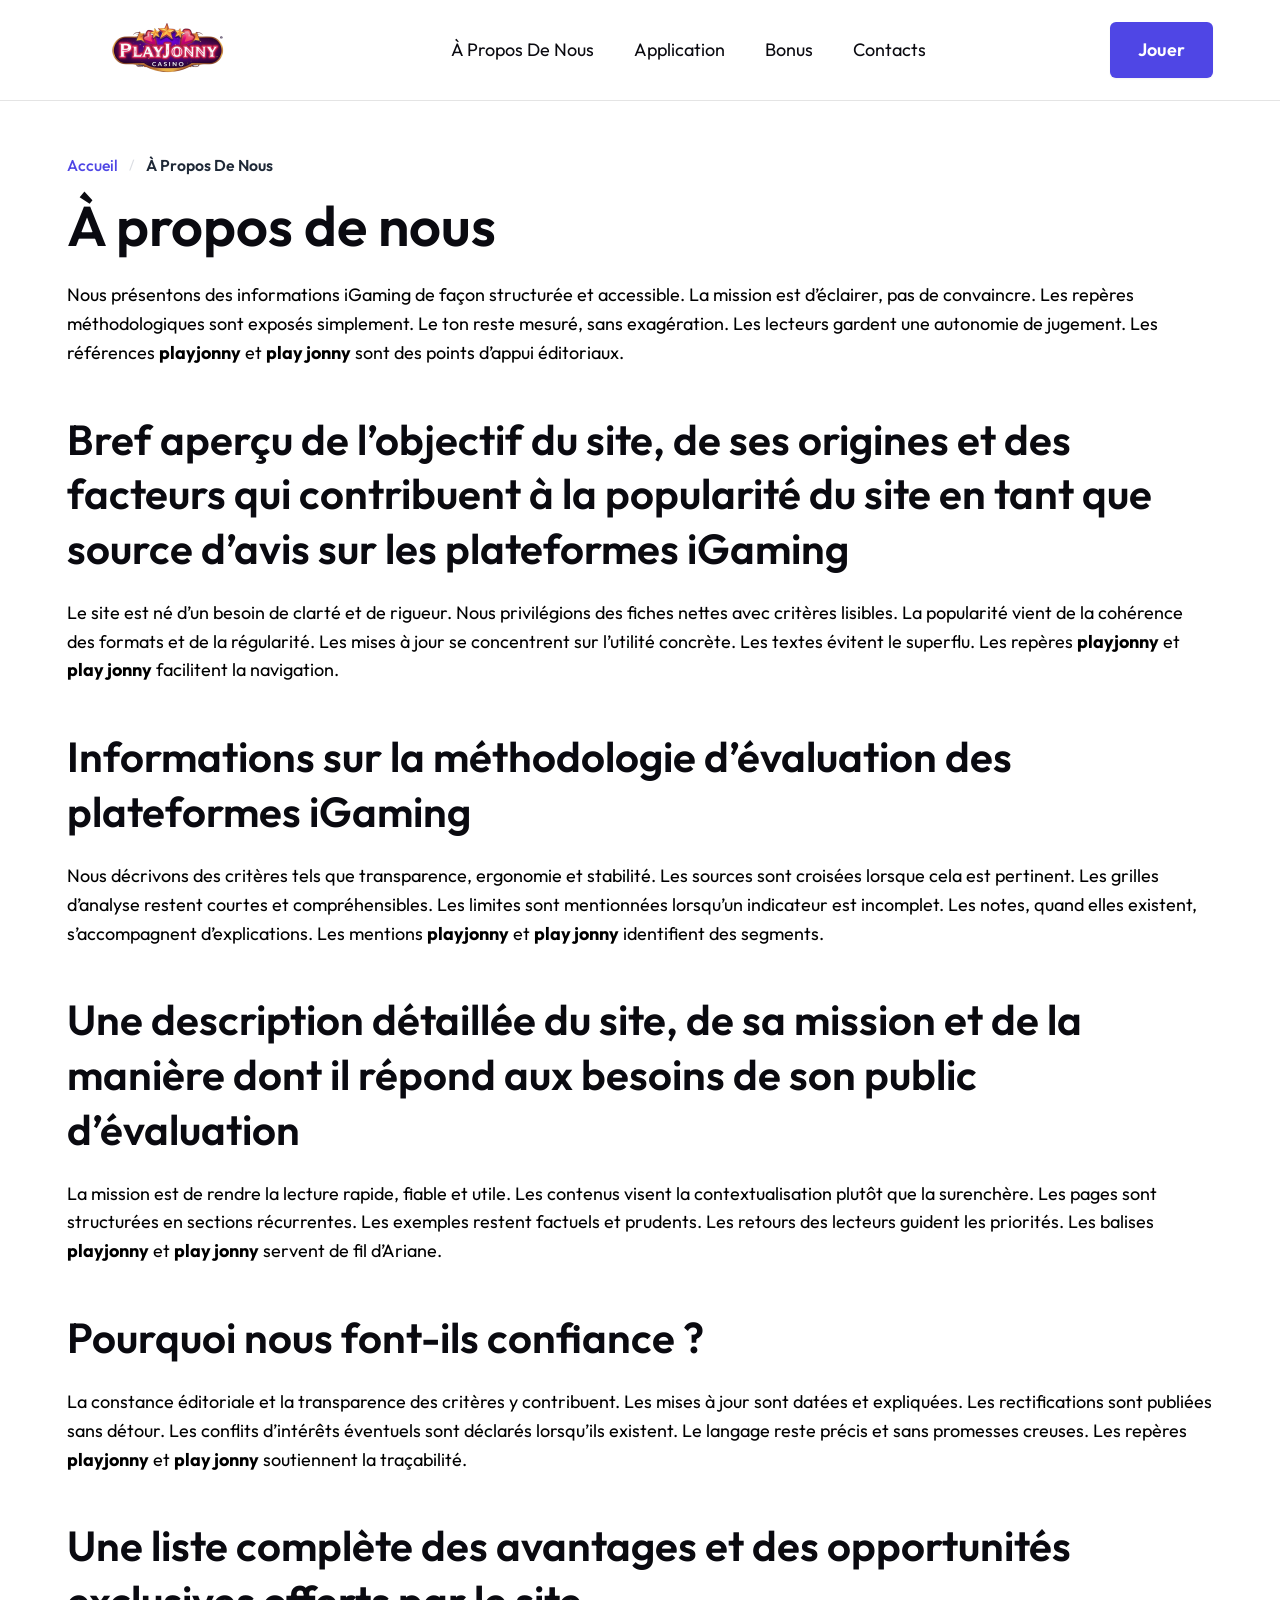
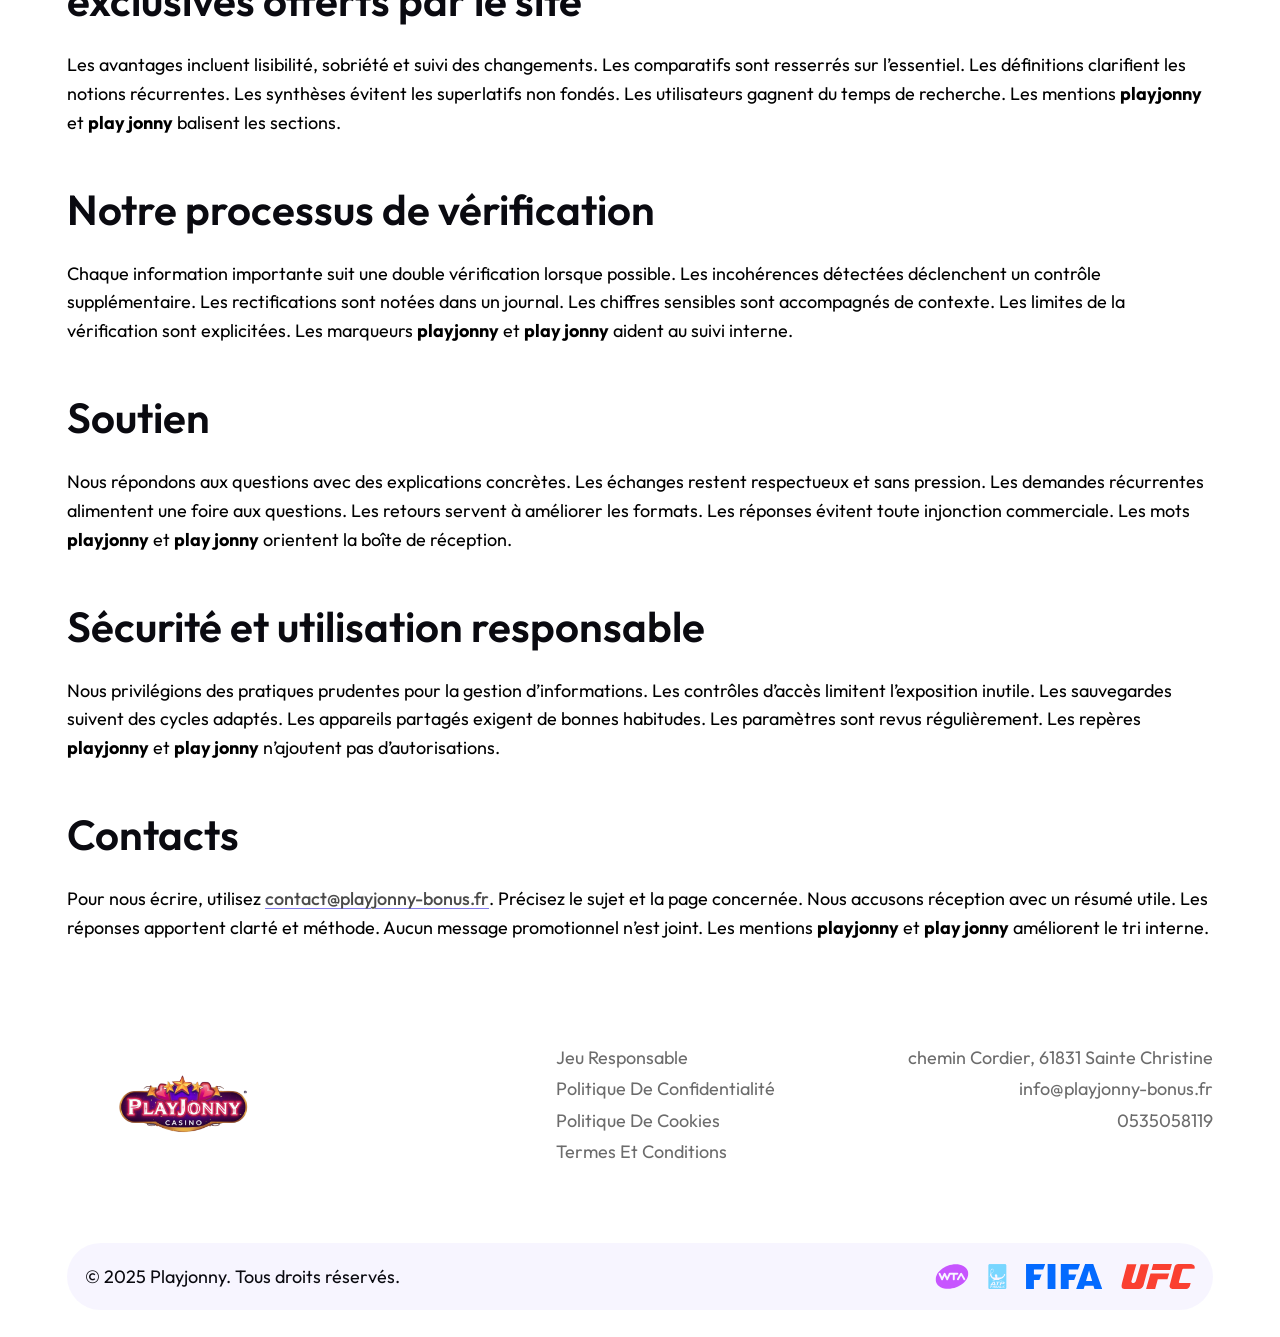
<file: a-propos-de-nous/index.html>
<!DOCTYPE html>
<html class="no-js" lang="fr">
<head>
  <meta charset="utf-8">
<meta name="viewport" content="width=device-width, initial-scale=1">
<meta http-equiv="x-ua-compatible" content="ie=edge"> <title>À propos — mission, méthode d’évaluation et sécurité</title><meta name="description" content="Découvrez notre mission éditoriale, notre méthodologie d’évaluation
iGaming, nos vérifications et nos engagements de soutien et de
sécurité."><meta name="keywords" content="playjonny, play jonny"><link rel="canonical" href="https://playjonny-bonus.fr/a-propos-de-nous/"><link rel="icon" type="image/png" sizes="32x32" href="/images/favicon-32x32.png"><link rel="icon" type="image/png" sizes="16x16" href="/images/favicon-16x16.png"><link rel="apple-touch-icon" sizes="180x180" href="/apple-touch-icon.png"> 
<link rel="shortcut icon" href="/favicon.ico"> 
<link rel="manifest" href="/site.webmanifest"> 
<meta name="msapplication-TileColor" content="#da532c"> 
<meta name="theme-color" content="#ffffff"> 
<meta property="og:title" content="À propos — mission, méthode d’évaluation et sécurité">
<meta property="og:description" content="Découvrez notre mission éditoriale, notre méthodologie d’évaluation
iGaming, nos vérifications et nos engagements de soutien et de
sécurité.">
<meta property="og:type" content="website">
<meta property="og:url" content="https://playjonny-bonus.fr/a-propos-de-nous/"><meta property="og:image" content="https://playjonny-bonus.fr/images/logo.png">
<meta name="twitter:card" content="summary_large_image">
<meta name="twitter:title" content="À propos — mission, méthode d’évaluation et sécurité">
<meta name="twitter:description" content="Découvrez notre mission éditoriale, notre méthodologie d’évaluation
iGaming, nos vérifications et nos engagements de soutien et de
sécurité."><meta name="twitter:image" content="https://playjonny-bonus.fr/images/logo.png"><link rel="preconnect" href="https://fonts.googleapis.com">
  <link rel="preconnect" href="https://fonts.gstatic.com" crossorigin><link href="https://fonts.googleapis.com/css2?family=Inter:wght@400;600;700&amp;family=Poppins:wght@700&amp;display=swap" rel="stylesheet"><meta name="robots" content="index, follow"><script type="application/ld+json">
{
  "@context": "https://schema.org",
  "@graph": [
    {
      "@type": "WebSite",
      "@id": "https:\/\/playjonny-bonus.fr\/#website",
      "url": "https:\/\/playjonny-bonus.fr\/",
      "name": "Playjonny",
      "potentialAction": {
        "@type": "SearchAction",
        "target": "https:\/\/playjonny-bonus.fr\/search?q={search_term_string}",
        "query-input": "required name=search_term_string"
      },
      "publisher": {
         "@id": "https:\/\/playjonny-bonus.fr\/#organization"
      },
      "inLanguage": "fr"
    },
    {
      "@type": "Organization",
      "@id": "https:\/\/playjonny-bonus.fr\/#organization",
      "name": "Playjonny",
      "url": "https:\/\/playjonny-bonus.fr\/",
      "logo": {
        "@type": "ImageObject",
        "url": "https:\/\/playjonny-bonus.fr\/images\/logo.png"

      }},{
      "@type": "BreadcrumbList",
      "@id": "https:\/\/playjonny-bonus.fr\/a-propos-de-nous\/#breadcrumb",
      "itemListElement": [{
          "@type": "ListItem",
          "position":  1 ,
          "name": "Accueil",
          "item": "https:\/\/playjonny-bonus.fr\/"
        },
              {
                "@type": "ListItem",
                "position":  2 ,
                "name": "PlayJonny Casino France – guide complet et avis honnête",
                "item": "https:\/\/playjonny-bonus.fr\/"
              },
        {
          "@type": "ListItem",
          "position":  3 ,
          "name": "À propos — mission, méthode d’évaluation et sécurité"
        }
      ]
    },{"@type": "WebPage",
      "@id": "https:\/\/playjonny-bonus.fr\/a-propos-de-nous\/",
      "url": "https:\/\/playjonny-bonus.fr\/a-propos-de-nous\/",
      "name": "À propos — mission, méthode d’évaluation et sécurité",
      "description": "Découvrez notre mission éditoriale, notre méthodologie d’évaluation\niGaming, nos vérifications et nos engagements de soutien et de\nsécurité.",
      "inLanguage": "fr","datePublished": "2025-10-26T00:00:00Z",
      "dateModified": "2025-10-26T00:00:00Z",
      "isPartOf": {
        "@id": "https:\/\/playjonny-bonus.fr\/#website"
      },"breadcrumb": {
         "@id": "https:\/\/playjonny-bonus.fr\/a-propos-de-nous\/#breadcrumb"
       }}]
}
</script><link rel="stylesheet" href="/css/bootstrap.min.css">
  <link rel="stylesheet" href="/css/fontawesome.min.css">
  <link rel="stylesheet" href="/css/animate.css">
  <link rel="stylesheet" href="/css/odometer.css">
  <link rel="stylesheet" href="/css/slick.min.css">
  
  
  <link rel="stylesheet" href="/css/style.cb2076388ba101365ad19a9018518742a394037f6a1b30b3f24dbb59b4c7d7a3.css" integrity="sha256-yyB2OIuhATZa0ZqQGFGHQqOUA39qGzCz8k27WbTH16M=">
  
  <link rel="stylesheet" href="/css/style.99c1e212816482cc66560d26f7c3d857db12e8dc8301e0b3c31563c84aff9b34.css" integrity="sha256-MV8c7j4N+J6GFoENurnJ40Lm1LEUPiaTSdNAUJBx0iI=">
  
</head>

<body>
  
  <div class="cs_preloader cs_white_bg">
    <div class="cs_preloader_in position-relative"><span></span><span></span></div>
  </div>
  

  

<header class="cs_site_header cs_style_1 cs_sticky_header">
  
  <div class="cs_main_header cs_fs_18 cs_heading_color">
    <div class="container"> 
      <div class="cs_main_header_in">

        <div class="cs_main_header_left">
          
          <div class="logo">
  <a href="/" title="Playjonny">
    <img src="/images/logo.png" title="Playjonny" alt="Playjonny" width="200" height="100"></a>
</div>
        </div>

        <div class="cs_main_header_center">
          
          <div class="cs_nav"><ul class="cs_nav_list"><li class="menu-item"><a href="/a-propos-de-nous/" aria-label="Menu link À Propos De Nous"id="menu-a-propos-de-nous-main">
                  À Propos De Nous
                </a></li><li class="menu-item"><a href="/app/" aria-label="Menu link Application"id="menu-app-main">
                  Application
                </a></li><li class="menu-item"><a href="/bonus/" aria-label="Menu link Bonus"id="menu-bonus-main">
                  Bonus
                </a></li><li class="menu-item"><a href="/contacts/" aria-label="Menu link Contacts"id="menu-contacts-main">
                  Contacts
                </a></li></ul></div></div>
         <div class="header-controls">
            <a class="button play-button" title="Jouer">Jouer</a> 
            
        </div>

      </div>
    </div>
  </div>
  
  <hr>
</header>




  
  

  
  <main id="content" role="main">
    <div class="container single-page"><nav aria-label="breadcrumb" class="breadcrumbs">
  <ol class="breadcrumb-list" itemscope itemtype="https://schema.org/ListItem"><li class="breadcrumb-item" itemprop="itemListElement" itemscope itemtype="https://schema.org/ListItem"><a itemprop="item" href="/">
        <span itemprop="name">Accueil</span>
      </a>
      <meta itemprop="position" content="1" />
    </li><li class="breadcrumb-item active" aria-current="page" itemprop="itemListElement" itemscope itemtype="https://schema.org/ListItem">
      <span itemprop="name">À Propos De Nous</span>
      <meta itemprop="position" content="2" />
    </li>
  </ol>
</nav><div class="content-area"><h1 id="à-propos-de-nous">À propos de nous</h1>
<p>Nous présentons des informations iGaming de façon structurée et
accessible. La mission est d’éclairer, pas de convaincre. Les repères
méthodologiques sont exposés simplement. Le ton reste mesuré, sans
exagération. Les lecteurs gardent une autonomie de jugement. Les
références <strong>playjonny</strong> et <strong>play jonny</strong> sont des points d’appui
éditoriaux.</p>
<h2 id="bref-aperçu-de-lobjectif-du-site-de-ses-origines-et-des-facteurs-qui-contribuent-à-la-popularité-du-site-en-tant-que-source-davis-sur-les-plateformes-igaming">Bref aperçu de l&rsquo;objectif du site, de ses origines et des facteurs qui contribuent à la popularité du site en tant que source d&rsquo;avis sur les plateformes iGaming</h2>
<p>Le site est né d’un besoin de clarté et de rigueur. Nous privilégions
des fiches nettes avec critères lisibles. La popularité vient de la
cohérence des formats et de la régularité. Les mises à jour se
concentrent sur l’utilité concrète. Les textes évitent le superflu. Les
repères <strong>playjonny</strong> et <strong>play jonny</strong> facilitent la navigation.</p>
<h2 id="informations-sur-la-méthodologie-dévaluation-des-plateformes-igaming">Informations sur la méthodologie d&rsquo;évaluation des plateformes iGaming</h2>
<p>Nous décrivons des critères tels que transparence, ergonomie et
stabilité. Les sources sont croisées lorsque cela est pertinent. Les
grilles d’analyse restent courtes et compréhensibles. Les limites sont
mentionnées lorsqu’un indicateur est incomplet. Les notes, quand elles
existent, s’accompagnent d’explications. Les mentions <strong>playjonny</strong> et
<strong>play jonny</strong> identifient des segments.</p>
<h2 id="une-description-détaillée-du-site-de-sa-mission-et-de-la-manière-dont-il-répond-aux-besoins-de-son-public-dévaluation">Une description détaillée du site, de sa mission et de la manière dont il répond aux besoins de son public d&rsquo;évaluation</h2>
<p>La mission est de rendre la lecture rapide, fiable et utile. Les
contenus visent la contextualisation plutôt que la surenchère. Les pages
sont structurées en sections récurrentes. Les exemples restent factuels
et prudents. Les retours des lecteurs guident les priorités. Les balises
<strong>playjonny</strong> et <strong>play jonny</strong> servent de fil d’Ariane.</p>
<h2 id="pourquoi-nous-font-ils-confiance-">Pourquoi nous font-ils confiance ?</h2>
<p>La constance éditoriale et la transparence des critères y contribuent.
Les mises à jour sont datées et expliquées. Les rectifications sont
publiées sans détour. Les conflits d’intérêts éventuels sont déclarés
lorsqu’ils existent. Le langage reste précis et sans promesses creuses.
Les repères <strong>playjonny</strong> et <strong>play jonny</strong> soutiennent la traçabilité.</p>
<h2 id="une-liste-complète-des-avantages-et-des-opportunités-exclusives-offerts-par-le-site">Une liste complète des avantages et des opportunités exclusives offerts par le site</h2>
<p>Les avantages incluent lisibilité, sobriété et suivi des changements.
Les comparatifs sont resserrés sur l’essentiel. Les définitions
clarifient les notions récurrentes. Les synthèses évitent les
superlatifs non fondés. Les utilisateurs gagnent du temps de recherche.
Les mentions <strong>playjonny</strong> et <strong>play jonny</strong> balisent les sections.</p>
<h2 id="notre-processus-de-vérification">Notre processus de vérification</h2>
<p>Chaque information importante suit une double vérification lorsque
possible. Les incohérences détectées déclenchent un contrôle
supplémentaire. Les rectifications sont notées dans un journal. Les
chiffres sensibles sont accompagnés de contexte. Les limites de la
vérification sont explicitées. Les marqueurs <strong>playjonny</strong> et <strong>play
jonny</strong> aident au suivi interne.</p>
<h2 id="soutien">Soutien</h2>
<p>Nous répondons aux questions avec des explications concrètes. Les
échanges restent respectueux et sans pression. Les demandes récurrentes
alimentent une foire aux questions. Les retours servent à améliorer les
formats. Les réponses évitent toute injonction commerciale. Les mots
<strong>playjonny</strong> et <strong>play jonny</strong> orientent la boîte de réception.</p>
<h2 id="sécurité-et-utilisation-responsable">Sécurité et utilisation responsable</h2>
<p>Nous privilégions des pratiques prudentes pour la gestion
d’informations. Les contrôles d’accès limitent l’exposition inutile. Les
sauvegardes suivent des cycles adaptés. Les appareils partagés exigent
de bonnes habitudes. Les paramètres sont revus régulièrement. Les
repères <strong>playjonny</strong> et <strong>play jonny</strong> n’ajoutent pas d’autorisations.</p>
<h2 id="contacts">Contacts</h2>
<p>Pour nous écrire, utilisez <!-- raw HTML omitted --><a href="mailto:contact@playjonny-bonus.fr">contact@playjonny-bonus.fr</a><!-- raw HTML omitted -->. Précisez
le sujet et la page concernée. Nous accusons réception avec un résumé
utile. Les réponses apportent clarté et méthode. Aucun message
promotionnel n’est joint. Les mentions <strong>playjonny</strong> et <strong>play jonny</strong>
améliorent le tri interne.</p>
</div></div>
  </main>

  <footer class="cs_footer style_1 type_1">
  <div class="container">
    <div class="cs_footer_main">
      <div class="row cs_gap_y_30">
        <div class="col-xl-5 col-lg-4 col-md-7">
          <div class="cs_footer_widget cs_text_widget">
            <div class="cs_brand cs_mb_10 wow fadeInUp" data-wow-delay="0.1s">
              <a href="/" title="Playjonny" class="footer-logo-link">
  <img src="/images/logo.png" title="Playjonny" alt="Playjonny" width="150" height="50"
    loading="lazy">
</a>
            </div>
          </div>
        </div>
        <div class="col-xl-3 col-lg-3 col-md-7">
          <div class="cs_footer_widget cs_help_widget"><ul class="cs_footer_medu cs_mp_0"><li><a href="/jeu-responsable/" aria-label="Jeu Responsable page link">Jeu Responsable</a></li><li><a href="/politique-de-confidentialite/" aria-label="Politique De Confidentialité page link">Politique De Confidentialité</a></li><li><a href="/politique-de-cookies/" aria-label="Politique De Cookies page link">Politique De Cookies</a></li><li><a href="/termes-et-conditions/" aria-label="Termes Et Conditions page link">Termes Et Conditions</a></li></ul></div>
        </div>
        <div class="col-xl-4 col-lg-3 col-md-4 offset-md-1 offset-lg-0 text-start text-md-end">
          <div class="cs_footer_widget cs_contact_widget">
            <ul class="cs_footer_medu cs_mp_0"><li><a href="https://www.google.com/maps/search/?api=1&amp;query=chemin&#43;Cordier%2C&#43;61831&#43;Sainte&#43;Christine" aria-label="Email send link">chemin Cordier, 61831 Sainte Christine</a></li><li><a href="mailto:info@playjonny-bonus.fr" aria-label="Email send link">info@playjonny-bonus.fr</a></li><li><a href="tel:tel:0535058119" aria-label="Phone call link">0535058119</a></li></ul>
          </div>
        </div>

      </div>
    </div>
    <div class="cs_height_62 cs_height_lg_40"></div>
    <div class="cs_footer_bottom cs_gray_bg_2 cs_radius_50 d-flex p-3 align-items-center mb-4">
      <div class="cs_footer_text cs_heading_color"><span class="copyright">© 2025 Playjonny. Tous droits réservés.</span></div>
      <div class="footer-casino-logos"><div class="casino-logo-gallery">
    <div class="logo-items"><div class="casino-logo-item">
          <img src="/images/casino-logos/wta.svg" title="Playjonny" alt="Playjonny" loading="lazy" width="120" height="45" style="max-height: 40px; width: auto;"></div><div class="casino-logo-item">
          <img src="/images/casino-logos/afp.svg" title="Playjonny" alt="Playjonny" loading="lazy" width="120" height="45" style="max-height: 40px; width: auto;"></div><div class="casino-logo-item">
          <img src="/images/casino-logos/fifa.svg" title="Playjonny" alt="Playjonny" loading="lazy" width="120" height="45" style="max-height: 40px; width: auto;"></div><div class="casino-logo-item">
          <img src="/images/casino-logos/ufc.svg" title="Playjonny" alt="Playjonny" loading="lazy" width="120" height="45" style="max-height: 40px; width: auto;"></div></div>
  </div></div>
    </div>
  </div>

</footer>

  
  
  <button type="button" aria-label="Scroll to top button" class="cs_scrollup cs_purple_bg cs_white_color cs_radius_100">
    <svg width="20" height="20" viewBox="0 0 20 20" fill="none" xmlns="http://www.w3.org/2000/svg">
      <path d="M0 10L1.7625 11.7625L8.75 4.7875V20H11.25V4.7875L18.225 11.775L20 10L10 0L0 10Z" fill="currentColor" />
    </svg>
  </button>
  

  
  
  <script src="/js/jquery.min.js"></script>
  <script src="/js/wow.min.js"></script>
  <script src="/js/jquery.slick.min.js"></script>
  <script src="/js/odometer.js"></script>
  
  
  
    
    <script src="/js/main.64feeb02f4f5949dccfc3dfb05a407476bfee73e4bf2048636471bf489984dac.js" integrity="sha256-ZP7rAvT1lJ3M/D37BaQHR2v+5z5L8gSGNkcb9ImYTaw=" defer></script>
  
  
  
  
  
  <script src="/app.75ec526eb1598f61b6bd8502ae91b2c26b866bf129d79582795bd5b3cfc61631.js" integrity="sha256-NZJLWIpodVmQOb1yh9V4M2isPQ1ce3NpVr/EmTxOqdE=" defer></script>

</body>
</html>
</file>
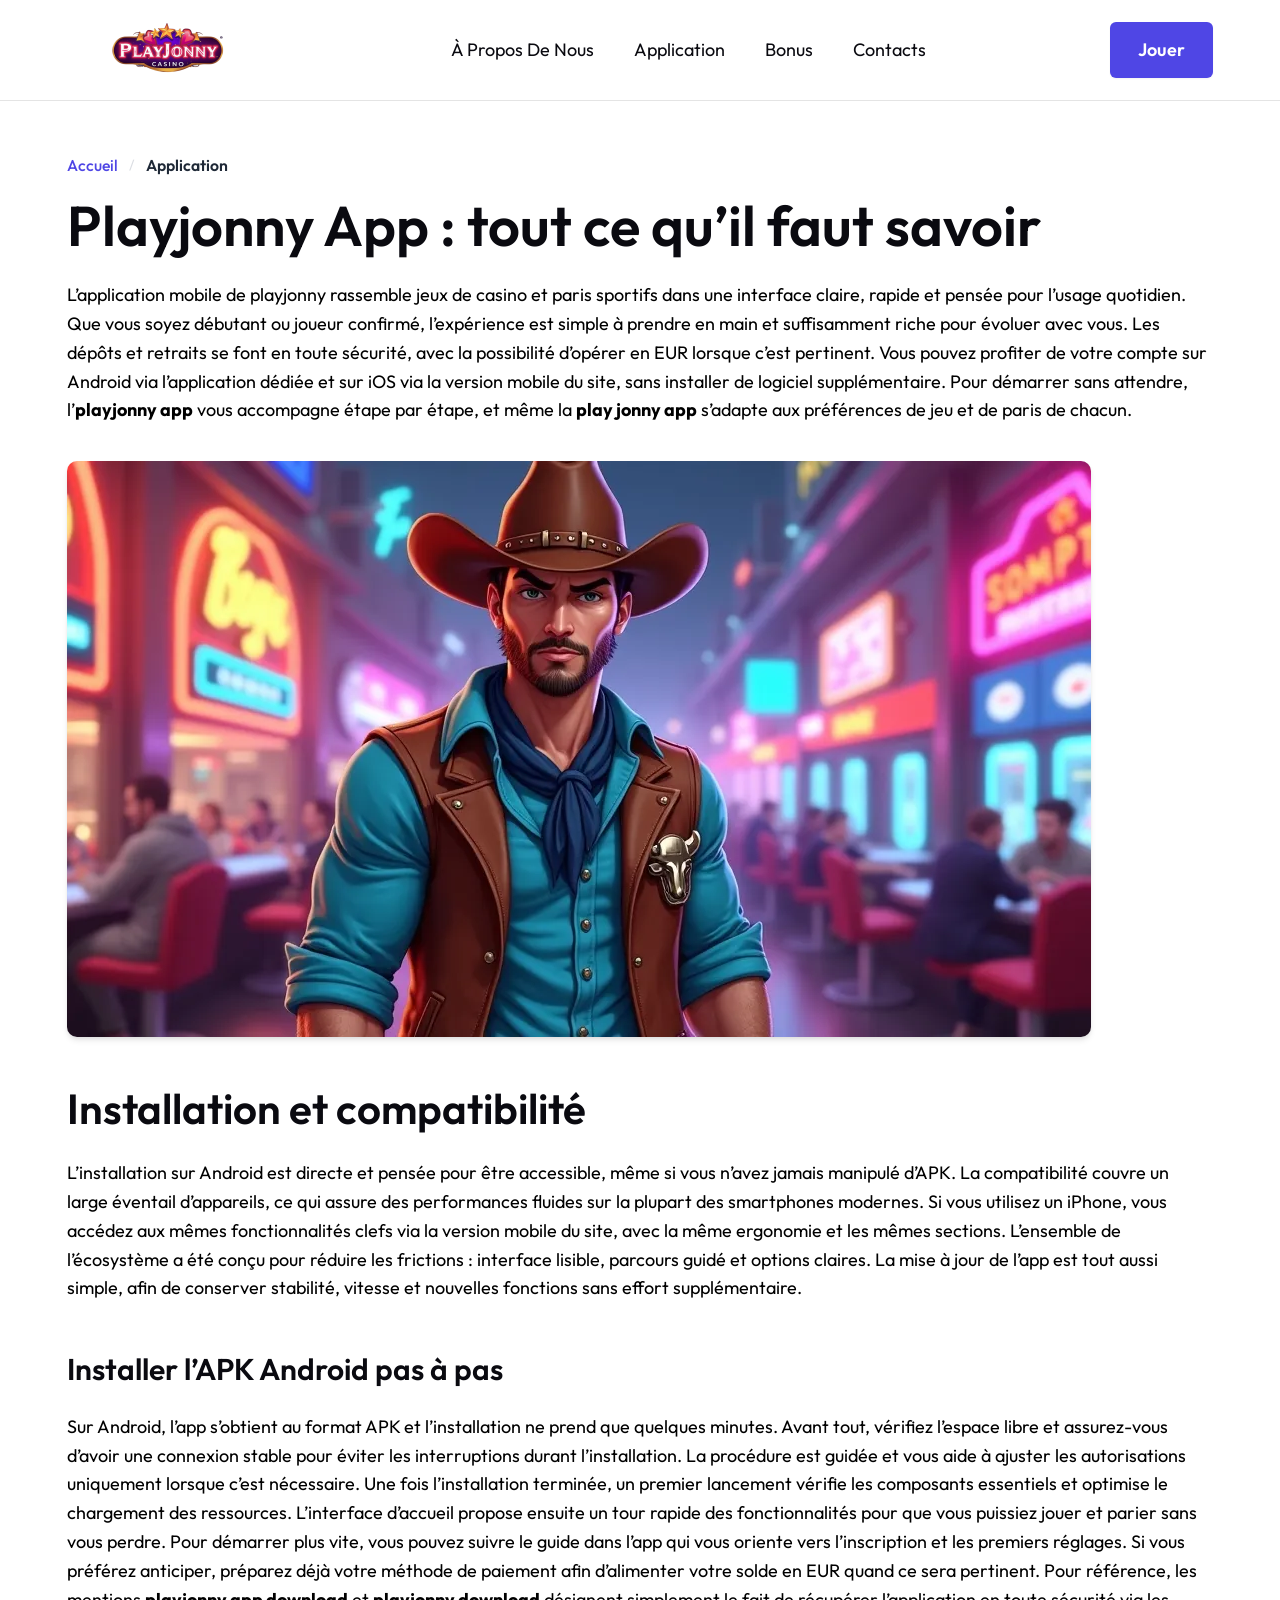
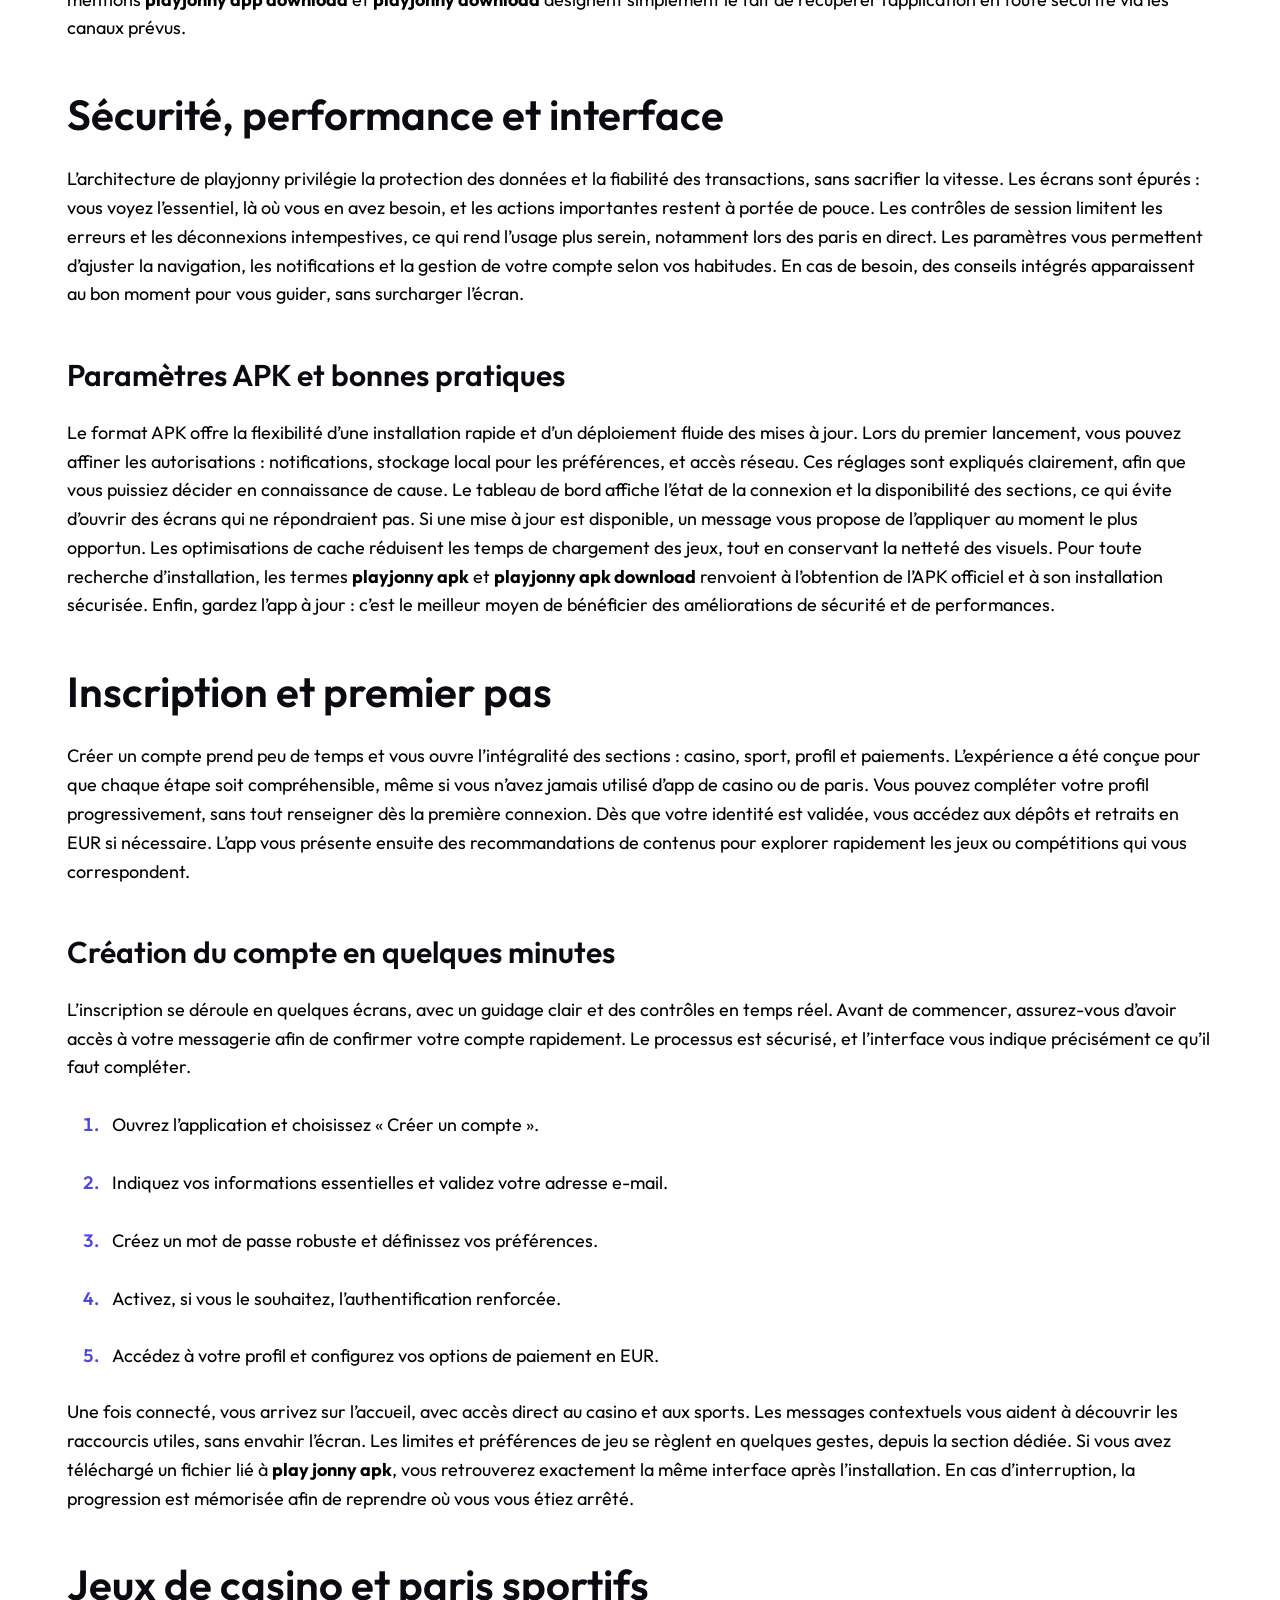
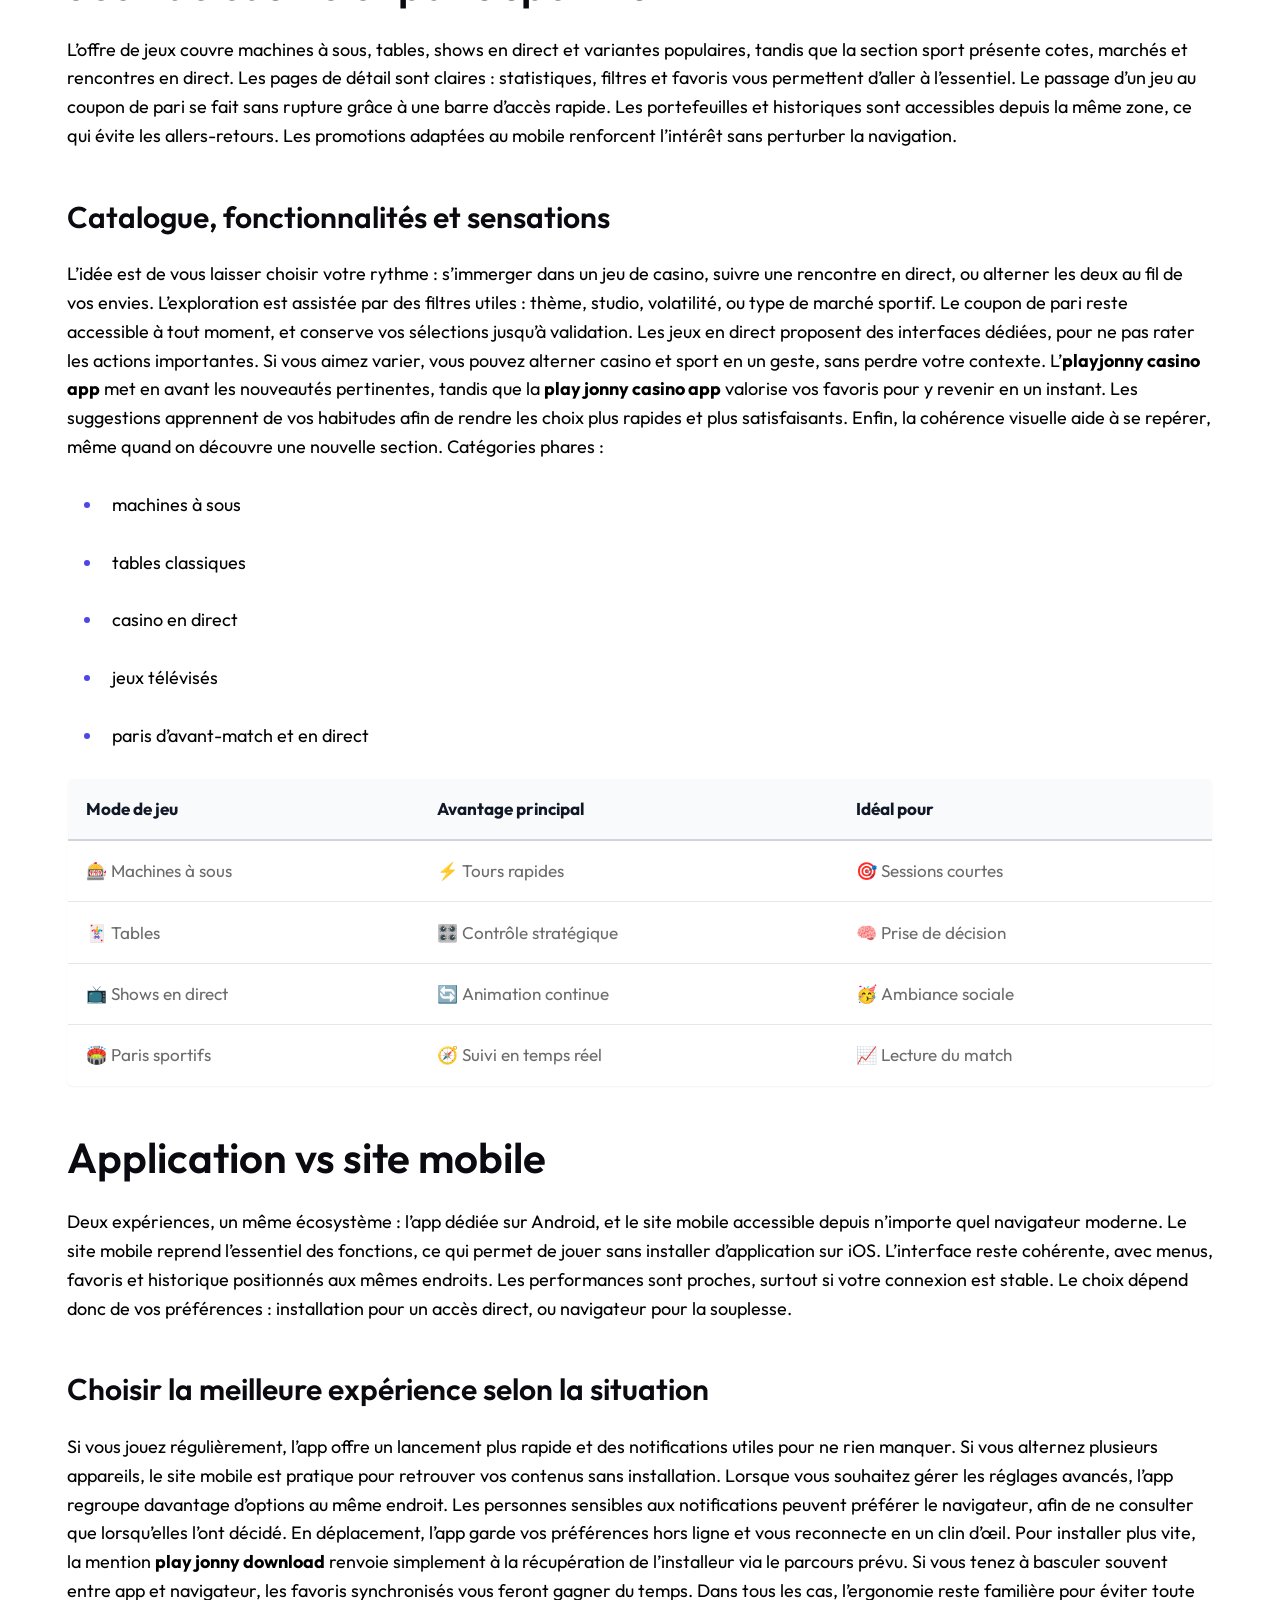
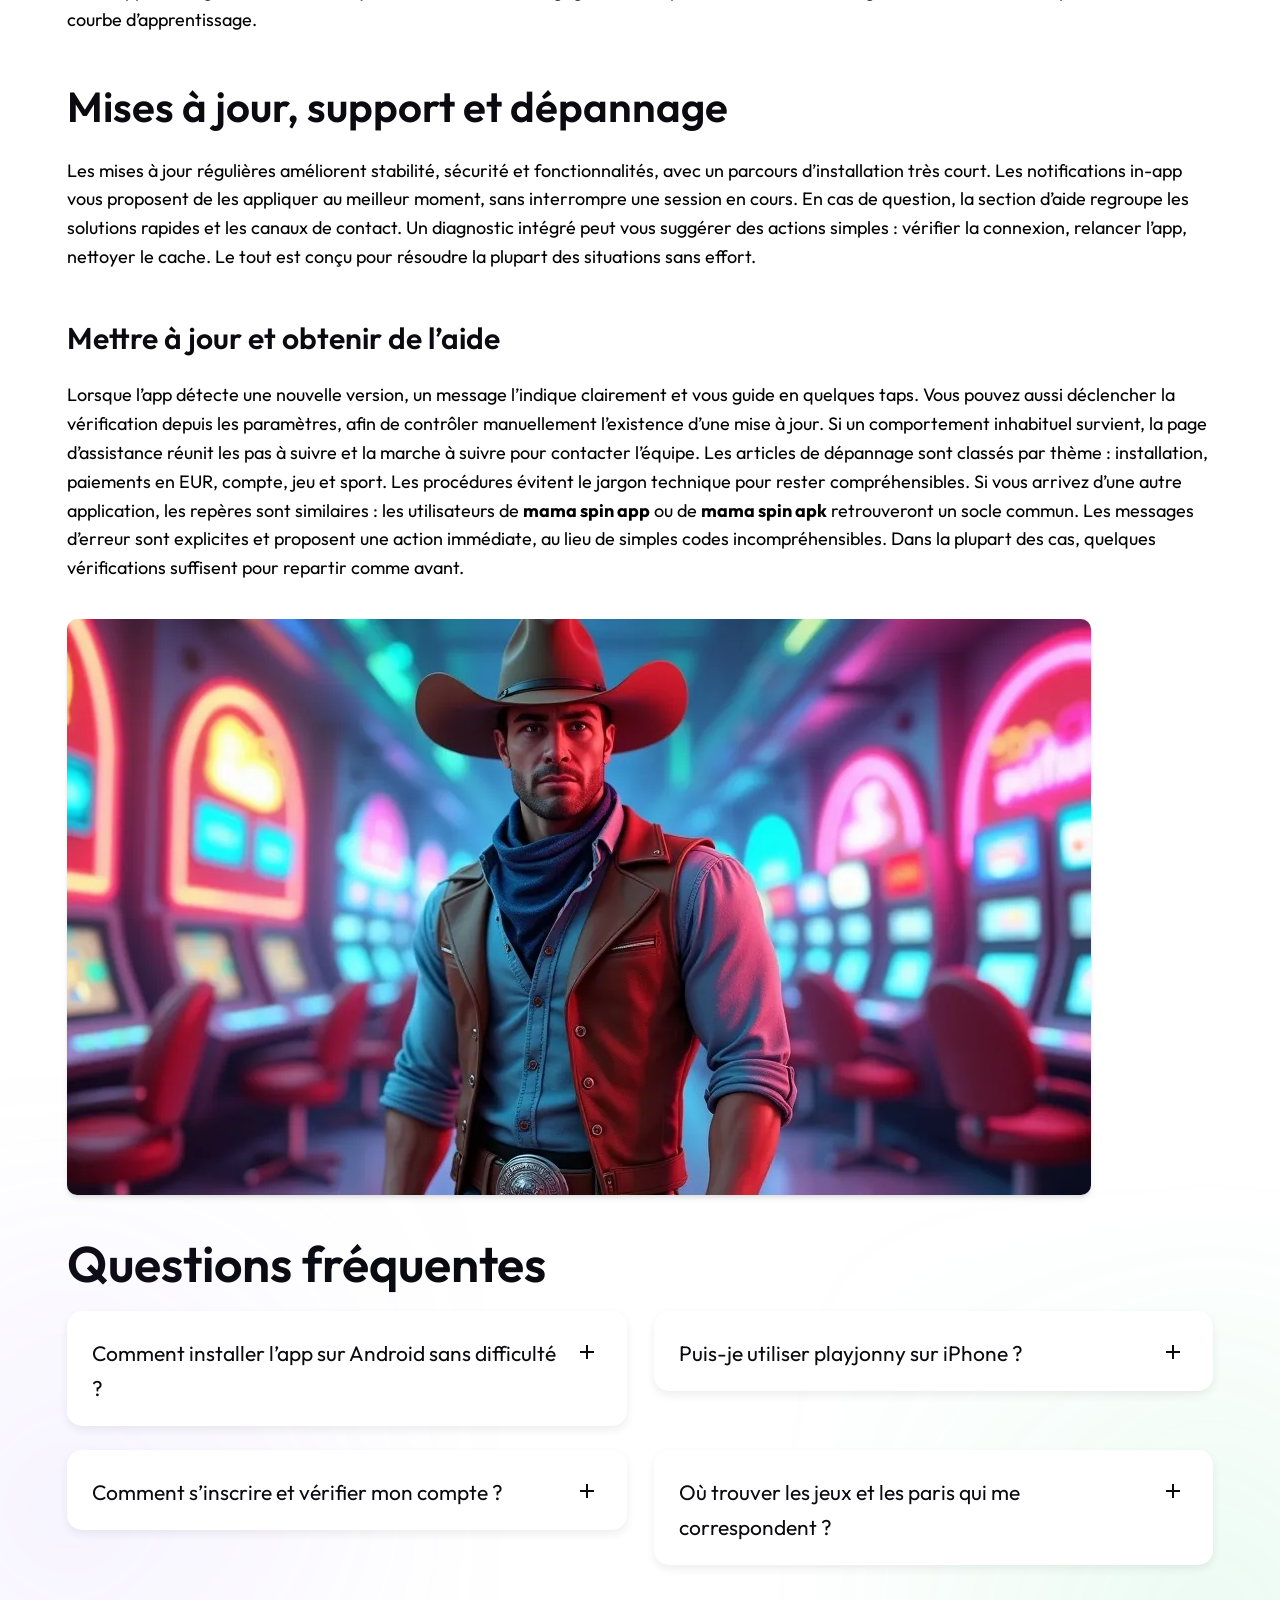
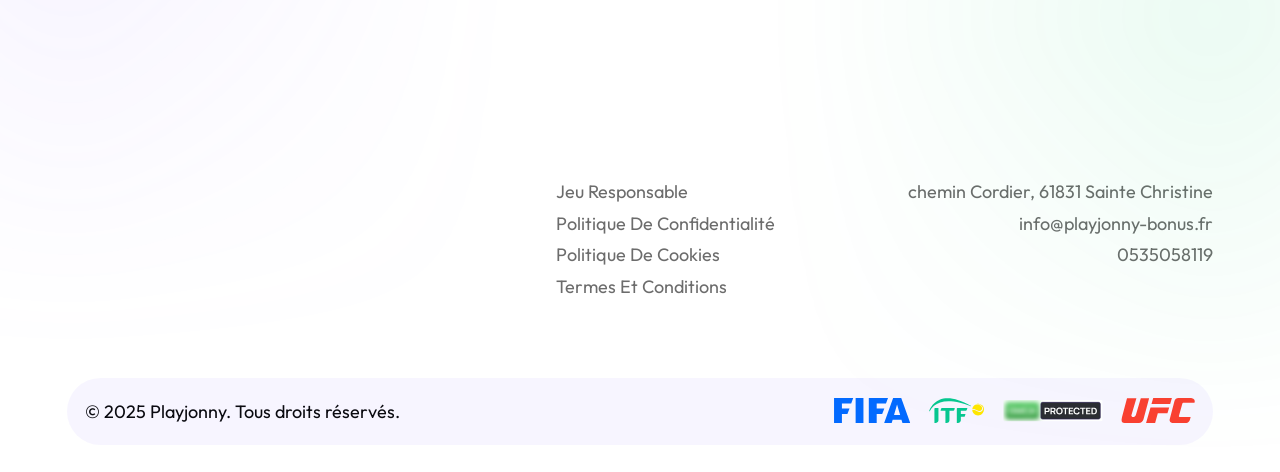
<file: app/index.html>
<!DOCTYPE html>
<html class="no-js" lang="fr">
<head>
  <meta charset="utf-8">
<meta name="viewport" content="width=device-width, initial-scale=1">
<meta http-equiv="x-ua-compatible" content="ie=edge"> <title>playjonny App : casino et paris sportifs sur mobile</title><meta name="description" content="Téléchargez l’app Android playjonny pour jouer et parier en
sécurité. Guide complet : APK, installation, version mobile iOS, mises à
jour et support."><meta name="keywords" content="playjonny app, playjonny casino app, playjonny app download, playjonny apk, playjonny apk download, play jonny app, play jonny casino app, mama spin app, play jonny apk, mama spin apk, playjonny download, play jonny download"><link rel="canonical" href="https://playjonny-bonus.fr/app/"><link rel="icon" type="image/png" sizes="32x32" href="/images/favicon-32x32.png"><link rel="icon" type="image/png" sizes="16x16" href="/images/favicon-16x16.png"><link rel="apple-touch-icon" sizes="180x180" href="/apple-touch-icon.png"> 
<link rel="shortcut icon" href="/favicon.ico"> 
<link rel="manifest" href="/site.webmanifest"> 
<meta name="msapplication-TileColor" content="#da532c"> 
<meta name="theme-color" content="#ffffff"> 
<meta property="og:title" content="playjonny App : casino et paris sportifs sur mobile">
<meta property="og:description" content="Téléchargez l’app Android playjonny pour jouer et parier en
sécurité. Guide complet : APK, installation, version mobile iOS, mises à
jour et support.">
<meta property="og:type" content="website">
<meta property="og:url" content="https://playjonny-bonus.fr/app/"><meta property="og:image" content="https://playjonny-bonus.fr/images/doc_app/playjonny-app-casino-et-paris-sportifs-sur-mobile-1.webp">
<meta name="twitter:card" content="summary_large_image">
<meta name="twitter:title" content="playjonny App : casino et paris sportifs sur mobile">
<meta name="twitter:description" content="Téléchargez l’app Android playjonny pour jouer et parier en
sécurité. Guide complet : APK, installation, version mobile iOS, mises à
jour et support."><meta name="twitter:image" content="https://playjonny-bonus.fr/images/doc_app/playjonny-app-casino-et-paris-sportifs-sur-mobile-1.webp"><link rel="preconnect" href="https://fonts.googleapis.com">
  <link rel="preconnect" href="https://fonts.gstatic.com" crossorigin><link href="https://fonts.googleapis.com/css2?family=Inter:wght@400;600;700&amp;family=Poppins:wght@700&amp;display=swap" rel="stylesheet"><meta name="robots" content="index, follow"><script type="application/ld+json">
{
  "@context": "https://schema.org",
  "@graph": [
    {
      "@type": "WebSite",
      "@id": "https:\/\/playjonny-bonus.fr\/#website",
      "url": "https:\/\/playjonny-bonus.fr\/",
      "name": "Playjonny",
      "potentialAction": {
        "@type": "SearchAction",
        "target": "https:\/\/playjonny-bonus.fr\/search?q={search_term_string}",
        "query-input": "required name=search_term_string"
      },
      "publisher": {
         "@id": "https:\/\/playjonny-bonus.fr\/#organization"
      },
      "inLanguage": "fr"
    },
    {
      "@type": "Organization",
      "@id": "https:\/\/playjonny-bonus.fr\/#organization",
      "name": "Playjonny",
      "url": "https:\/\/playjonny-bonus.fr\/",
      "logo": {
        "@type": "ImageObject",
        "url": "https:\/\/playjonny-bonus.fr\/images\/logo.png"

      }},{
      "@type": "BreadcrumbList",
      "@id": "https:\/\/playjonny-bonus.fr\/app\/#breadcrumb",
      "itemListElement": [{
          "@type": "ListItem",
          "position":  1 ,
          "name": "Accueil",
          "item": "https:\/\/playjonny-bonus.fr\/"
        },
              {
                "@type": "ListItem",
                "position":  2 ,
                "name": "PlayJonny Casino France – guide complet et avis honnête",
                "item": "https:\/\/playjonny-bonus.fr\/"
              },
        {
          "@type": "ListItem",
          "position":  3 ,
          "name": "playjonny App : casino et paris sportifs sur mobile"
        }
      ]
    },{"@type": "WebPage",
      "@id": "https:\/\/playjonny-bonus.fr\/app\/",
      "url": "https:\/\/playjonny-bonus.fr\/app\/",
      "name": "playjonny App : casino et paris sportifs sur mobile",
      "description": "Téléchargez l’app Android playjonny pour jouer et parier en\nsécurité. Guide complet : APK, installation, version mobile iOS, mises à\njour et support.",
      "inLanguage": "fr","datePublished": "2025-10-24T00:00:00Z",
      "dateModified": "2025-10-24T00:00:00Z",
      "isPartOf": {
        "@id": "https:\/\/playjonny-bonus.fr\/#website"
      },"breadcrumb": {
         "@id": "https:\/\/playjonny-bonus.fr\/app\/#breadcrumb"
       }},
    {
      "@type": "FAQPage",
      "mainEntity": [{
          "@type": "Question",
          "name": "Comment installer l’app sur Android sans difficulté ?",
          "acceptedAnswer": {
            "@type": "Answer",
            "text": "L’installation est guidée à l’écran, avec des explications claires pour chaque étape. Vous téléchargez l’installateur officiel et suivez les invites jusqu’à l’ouverture de l’app. Les autorisations demandées sont limitées au nécessaire et sont expliquées pour que vous puissiez décider sereinement. En cas d’hésitation, la section d’aide reprend la procédure pas à pas. Une fois l’installation terminée, l’app réalise une rapide initialisation afin d’optimiser les temps de chargement.\n"
          }
        },{
          "@type": "Question",
          "name": "Puis-je utiliser playjonny sur iPhone ?",
          "acceptedAnswer": {
            "@type": "Answer",
            "text": "Oui, via la version mobile du site accessible depuis le navigateur de votre appareil. Vous retrouvez les principales sections et une interface cohérente avec celle d’Android. Les performances dépendent surtout de la qualité de la connexion, comme pour toute application web. Vos favoris, historiques et préférences sont synchronisés avec votre compte. Vous pouvez donc commencer sur un appareil et continuer sur un autre facilement.\n"
          }
        },{
          "@type": "Question",
          "name": "Comment s’inscrire et vérifier mon compte ?",
          "acceptedAnswer": {
            "@type": "Answer",
            "text": "L’inscription se fait en quelques écrans avec une vérification simple de votre adresse e-mail. Le système vous prévient en cas de champ manquant pour éviter les erreurs. Une fois le compte créé, vous accédez à toutes les sections de l’app, y compris les paramètres de sécurité. La vérification permet aussi d’activer les dépôts et retraits en EUR si vous en avez besoin. En cas de blocage, une aide contextuelle vous oriente vers la solution adaptée.\n"
          }
        },{
          "@type": "Question",
          "name": "Où trouver les jeux et les paris qui me correspondent ?",
          "acceptedAnswer": {
            "@type": "Answer",
            "text": "La page d’accueil met en avant des sélections personnalisées selon vos préférences. Vous pouvez filtrer par catégories, studios, thèmes ou types de marchés sportifs. Les favoris vous aident à créer votre bibliothèque sur mesure en deux gestes. Les sections conservent votre dernière position pour reprendre exactement où vous vous étiez arrêté. Les recommandations évoluent au fil de votre usage pour rester pertinentes.\n"
          }
        },{
          "@type": "Question",
          "name": "Comment garder l’app à jour et résoudre les problèmes courants ?",
          "acceptedAnswer": {
            "@type": "Answer",
            "text": "Les mises à jour vous sont proposées automatiquement, avec une option pour vérifier manuellement depuis les paramètres. Si l’app se comporte de manière inhabituelle, un redémarrage rapide et un nettoyage du cache résolvent souvent le souci. Le diagnostic intégré vous guide étape par étape, sans vous laisser seul face à l’écran. Lorsque le problème persiste, le support reprend l’historique et vous accompagne jusqu’à la résolution. Vous pouvez reprendre votre session immédiatement après les corrections proposées.\n"
          }
        }]
    }]
}
</script><link rel="stylesheet" href="/css/bootstrap.min.css">
  <link rel="stylesheet" href="/css/fontawesome.min.css">
  <link rel="stylesheet" href="/css/animate.css">
  <link rel="stylesheet" href="/css/odometer.css">
  <link rel="stylesheet" href="/css/slick.min.css">
  
  
  <link rel="stylesheet" href="/css/style.cb2076388ba101365ad19a9018518742a394037f6a1b30b3f24dbb59b4c7d7a3.css" integrity="sha256-yyB2OIuhATZa0ZqQGFGHQqOUA39qGzCz8k27WbTH16M=">
  
  <link rel="stylesheet" href="/css/style.99c1e212816482cc66560d26f7c3d857db12e8dc8301e0b3c31563c84aff9b34.css" integrity="sha256-MV8c7j4N+J6GFoENurnJ40Lm1LEUPiaTSdNAUJBx0iI=">
  
</head>

<body>
  
  <div class="cs_preloader cs_white_bg">
    <div class="cs_preloader_in position-relative"><span></span><span></span></div>
  </div>
  

  

<header class="cs_site_header cs_style_1 cs_sticky_header">
  
  <div class="cs_main_header cs_fs_18 cs_heading_color">
    <div class="container"> 
      <div class="cs_main_header_in">

        <div class="cs_main_header_left">
          
          <div class="logo">
  <a href="/" title="Playjonny">
    <img src="/images/logo.png" title="Playjonny" alt="Playjonny" width="200" height="100"></a>
</div>
        </div>

        <div class="cs_main_header_center">
          
          <div class="cs_nav"><ul class="cs_nav_list"><li class="menu-item"><a href="/a-propos-de-nous/" aria-label="Menu link À Propos De Nous"id="menu-a-propos-de-nous-main">
                  À Propos De Nous
                </a></li><li class="menu-item"><a href="/app/" aria-label="Menu link Application"id="menu-app-main">
                  Application
                </a></li><li class="menu-item"><a href="/bonus/" aria-label="Menu link Bonus"id="menu-bonus-main">
                  Bonus
                </a></li><li class="menu-item"><a href="/contacts/" aria-label="Menu link Contacts"id="menu-contacts-main">
                  Contacts
                </a></li></ul></div></div>
         <div class="header-controls">
            <a class="button play-button" title="Jouer">Jouer</a> 
            
        </div>

      </div>
    </div>
  </div>
  
  <hr>
</header>




  
  

  
  <main id="content" role="main">
    <div class="container single-page"><nav aria-label="breadcrumb" class="breadcrumbs">
  <ol class="breadcrumb-list" itemscope itemtype="https://schema.org/ListItem"><li class="breadcrumb-item" itemprop="itemListElement" itemscope itemtype="https://schema.org/ListItem"><a itemprop="item" href="/">
        <span itemprop="name">Accueil</span>
      </a>
      <meta itemprop="position" content="1" />
    </li><li class="breadcrumb-item active" aria-current="page" itemprop="itemListElement" itemscope itemtype="https://schema.org/ListItem">
      <span itemprop="name">Application</span>
      <meta itemprop="position" content="2" />
    </li>
  </ol>
</nav><div class="content-area"><h1 id="playjonny-app--tout-ce-quil-faut-savoir">Playjonny App : tout ce qu’il faut savoir</h1>
<p>L’application mobile de playjonny rassemble jeux de casino et paris
sportifs dans une interface claire, rapide et pensée pour l’usage
quotidien. Que vous soyez débutant ou joueur confirmé, l’expérience est
simple à prendre en main et suffisamment riche pour évoluer avec vous.
Les dépôts et retraits se font en toute sécurité, avec la possibilité
d’opérer en EUR lorsque c’est pertinent. Vous pouvez profiter de votre
compte sur Android via l’application dédiée et sur iOS via la version
mobile du site, sans installer de logiciel supplémentaire. Pour démarrer
sans attendre, l’<strong>playjonny app</strong> vous accompagne étape par étape, et
même la <strong>play jonny app</strong> s’adapte aux préférences de jeu et de paris
de chacun.
<img src="/images/doc_app/playjonny-app-casino-et-paris-sportifs-sur-mobile-1.webp" alt="playjonny app" title="playjonny app" loading="lazy"></p>
<h2 id="installation-et-compatibilité">Installation et compatibilité</h2>
<p>L’installation sur Android est directe et pensée pour être accessible,
même si vous n’avez jamais manipulé d’APK. La compatibilité couvre un
large éventail d’appareils, ce qui assure des performances fluides sur
la plupart des smartphones modernes. Si vous utilisez un iPhone, vous
accédez aux mêmes fonctionnalités clefs via la version mobile du site,
avec la même ergonomie et les mêmes sections. L’ensemble de l’écosystème
a été conçu pour réduire les frictions : interface lisible, parcours
guidé et options claires. La mise à jour de l’app est tout aussi simple,
afin de conserver stabilité, vitesse et nouvelles fonctions sans effort
supplémentaire.</p>
<h3 id="installer-lapk-android-pas-à-pas">Installer l’APK Android pas à pas</h3>
<p>Sur Android, l’app s’obtient au format APK et l’installation ne prend
que quelques minutes. Avant tout, vérifiez l’espace libre et
assurez-vous d’avoir une connexion stable pour éviter les interruptions
durant l’installation. La procédure est guidée et vous aide à ajuster
les autorisations uniquement lorsque c’est nécessaire. Une fois
l’installation terminée, un premier lancement vérifie les composants
essentiels et optimise le chargement des ressources. L’interface
d’accueil propose ensuite un tour rapide des fonctionnalités pour que
vous puissiez jouer et parier sans vous perdre. Pour démarrer plus vite,
vous pouvez suivre le guide dans l’app qui vous oriente vers
l’inscription et les premiers réglages. Si vous préférez anticiper,
préparez déjà votre méthode de paiement afin d’alimenter votre solde en
EUR quand ce sera pertinent. Pour référence, les mentions <strong>playjonny
app download</strong> et <strong>playjonny download</strong> désignent simplement le fait de
récupérer l’application en toute sécurité via les canaux prévus.</p>
<h2 id="sécurité-performance-et-interface">Sécurité, performance et interface</h2>
<p>L’architecture de playjonny privilégie la protection des données et la
fiabilité des transactions, sans sacrifier la vitesse. Les écrans sont
épurés : vous voyez l’essentiel, là où vous en avez besoin, et les
actions importantes restent à portée de pouce. Les contrôles de session
limitent les erreurs et les déconnexions intempestives, ce qui rend
l’usage plus serein, notamment lors des paris en direct. Les paramètres
vous permettent d’ajuster la navigation, les notifications et la gestion
de votre compte selon vos habitudes. En cas de besoin, des conseils
intégrés apparaissent au bon moment pour vous guider, sans surcharger
l’écran.</p>
<h3 id="paramètres-apk-et-bonnes-pratiques">Paramètres APK et bonnes pratiques</h3>
<p>Le format APK offre la flexibilité d’une installation rapide et d’un
déploiement fluide des mises à jour. Lors du premier lancement, vous
pouvez affiner les autorisations : notifications, stockage local pour
les préférences, et accès réseau. Ces réglages sont expliqués
clairement, afin que vous puissiez décider en connaissance de cause. Le
tableau de bord affiche l’état de la connexion et la disponibilité des
sections, ce qui évite d’ouvrir des écrans qui ne répondraient pas. Si
une mise à jour est disponible, un message vous propose de l’appliquer
au moment le plus opportun. Les optimisations de cache réduisent les
temps de chargement des jeux, tout en conservant la netteté des visuels.
Pour toute recherche d’installation, les termes <strong>playjonny apk</strong> et
<strong>playjonny apk download</strong> renvoient à l’obtention de l’APK officiel et
à son installation sécurisée. Enfin, gardez l’app à jour : c’est le
meilleur moyen de bénéficier des améliorations de sécurité et de
performances.</p>
<h2 id="inscription-et-premier-pas">Inscription et premier pas</h2>
<p>Créer un compte prend peu de temps et vous ouvre l’intégralité des
sections : casino, sport, profil et paiements. L’expérience a été conçue
pour que chaque étape soit compréhensible, même si vous n’avez jamais
utilisé d’app de casino ou de paris. Vous pouvez compléter votre profil
progressivement, sans tout renseigner dès la première connexion. Dès que
votre identité est validée, vous accédez aux dépôts et retraits en EUR
si nécessaire. L’app vous présente ensuite des recommandations de
contenus pour explorer rapidement les jeux ou compétitions qui vous
correspondent.</p>
<h3 id="création-du-compte-en-quelques-minutes">Création du compte en quelques minutes</h3>
<p>L’inscription se déroule en quelques écrans, avec un guidage clair et
des contrôles en temps réel. Avant de commencer, assurez-vous d’avoir
accès à votre messagerie afin de confirmer votre compte rapidement. Le
processus est sécurisé, et l’interface vous indique précisément ce qu’il
faut compléter.</p>
<ol>
<li>
<p>Ouvrez l’application et choisissez « Créer un compte ».</p>
</li>
<li>
<p>Indiquez vos informations essentielles et validez votre adresse
e-mail.</p>
</li>
<li>
<p>Créez un mot de passe robuste et définissez vos préférences.</p>
</li>
<li>
<p>Activez, si vous le souhaitez, l’authentification renforcée.</p>
</li>
<li>
<p>Accédez à votre profil et configurez vos options de paiement en EUR.</p>
</li>
</ol>
<p>Une fois connecté, vous arrivez sur l’accueil, avec accès direct au
casino et aux sports. Les messages contextuels vous aident à découvrir
les raccourcis utiles, sans envahir l’écran. Les limites et préférences
de jeu se règlent en quelques gestes, depuis la section dédiée. Si vous
avez téléchargé un fichier lié à <strong>play jonny apk</strong>, vous retrouverez
exactement la même interface après l’installation. En cas
d’interruption, la progression est mémorisée afin de reprendre où vous
vous étiez arrêté.</p>
<h2 id="jeux-de-casino-et-paris-sportifs">Jeux de casino et paris sportifs</h2>
<p>L’offre de jeux couvre machines à sous, tables, shows en direct et
variantes populaires, tandis que la section sport présente cotes,
marchés et rencontres en direct. Les pages de détail sont claires :
statistiques, filtres et favoris vous permettent d’aller à l’essentiel.
Le passage d’un jeu au coupon de pari se fait sans rupture grâce à une
barre d’accès rapide. Les portefeuilles et historiques sont accessibles
depuis la même zone, ce qui évite les allers-retours. Les promotions
adaptées au mobile renforcent l’intérêt sans perturber la navigation.</p>
<h3 id="catalogue-fonctionnalités-et-sensations">Catalogue, fonctionnalités et sensations</h3>
<p>L’idée est de vous laisser choisir votre rythme : s’immerger dans un jeu
de casino, suivre une rencontre en direct, ou alterner les deux au fil
de vos envies. L’exploration est assistée par des filtres utiles :
thème, studio, volatilité, ou type de marché sportif. Le coupon de pari
reste accessible à tout moment, et conserve vos sélections jusqu’à
validation. Les jeux en direct proposent des interfaces dédiées, pour ne
pas rater les actions importantes. Si vous aimez varier, vous pouvez
alterner casino et sport en un geste, sans perdre votre contexte.
L’<strong>playjonny casino app</strong> met en avant les nouveautés pertinentes,
tandis que la <strong>play jonny casino app</strong> valorise vos favoris pour y
revenir en un instant. Les suggestions apprennent de vos habitudes afin
de rendre les choix plus rapides et plus satisfaisants. Enfin, la
cohérence visuelle aide à se repérer, même quand on découvre une
nouvelle section. Catégories phares :</p>
<ul>
<li>
<p>machines à sous</p>
</li>
<li>
<p>tables classiques</p>
</li>
<li>
<p>casino en direct</p>
</li>
<li>
<p>jeux télévisés</p>
</li>
<li>
<p>paris d’avant-match et en direct</p>
</li>
</ul>
<table>
  <thead>
      <tr>
          <th><strong>Mode de jeu</strong></th>
          <th><strong>Avantage principal</strong></th>
          <th><strong>Idéal pour</strong></th>
      </tr>
  </thead>
  <tbody>
      <tr>
          <td>🎰 Machines à sous</td>
          <td>⚡ Tours rapides</td>
          <td>🎯 Sessions courtes</td>
      </tr>
      <tr>
          <td>🃏 Tables</td>
          <td>🎛️ Contrôle stratégique</td>
          <td>🧠 Prise de décision</td>
      </tr>
      <tr>
          <td>📺 Shows en direct</td>
          <td>🔄 Animation continue</td>
          <td>🥳 Ambiance sociale</td>
      </tr>
      <tr>
          <td>🏟️ Paris sportifs</td>
          <td>🧭 Suivi en temps réel</td>
          <td>📈 Lecture du match</td>
      </tr>
  </tbody>
</table>
<h2 id="application-vs-site-mobile">Application vs site mobile</h2>
<p>Deux expériences, un même écosystème : l’app dédiée sur Android, et le
site mobile accessible depuis n’importe quel navigateur moderne. Le site
mobile reprend l’essentiel des fonctions, ce qui permet de jouer sans
installer d’application sur iOS. L’interface reste cohérente, avec
menus, favoris et historique positionnés aux mêmes endroits. Les
performances sont proches, surtout si votre connexion est stable. Le
choix dépend donc de vos préférences : installation pour un accès
direct, ou navigateur pour la souplesse.</p>
<h3 id="choisir-la-meilleure-expérience-selon-la-situation">Choisir la meilleure expérience selon la situation</h3>
<p>Si vous jouez régulièrement, l’app offre un lancement plus rapide et des
notifications utiles pour ne rien manquer. Si vous alternez plusieurs
appareils, le site mobile est pratique pour retrouver vos contenus sans
installation. Lorsque vous souhaitez gérer les réglages avancés, l’app
regroupe davantage d’options au même endroit. Les personnes sensibles
aux notifications peuvent préférer le navigateur, afin de ne consulter
que lorsqu’elles l’ont décidé. En déplacement, l’app garde vos
préférences hors ligne et vous reconnecte en un clin d’œil. Pour
installer plus vite, la mention <strong>play jonny download</strong> renvoie
simplement à la récupération de l’installeur via le parcours prévu. Si
vous tenez à basculer souvent entre app et navigateur, les favoris
synchronisés vous feront gagner du temps. Dans tous les cas, l’ergonomie
reste familière pour éviter toute courbe d’apprentissage.</p>
<h2 id="mises-à-jour-support-et-dépannage">Mises à jour, support et dépannage</h2>
<p>Les mises à jour régulières améliorent stabilité, sécurité et
fonctionnalités, avec un parcours d’installation très court. Les
notifications in-app vous proposent de les appliquer au meilleur moment,
sans interrompre une session en cours. En cas de question, la section
d’aide regroupe les solutions rapides et les canaux de contact. Un
diagnostic intégré peut vous suggérer des actions simples : vérifier la
connexion, relancer l’app, nettoyer le cache. Le tout est conçu pour
résoudre la plupart des situations sans effort.</p>
<h3 id="mettre-à-jour-et-obtenir-de-laide">Mettre à jour et obtenir de l’aide</h3>
<p>Lorsque l’app détecte une nouvelle version, un message l’indique
clairement et vous guide en quelques taps. Vous pouvez aussi déclencher
la vérification depuis les paramètres, afin de contrôler manuellement
l’existence d’une mise à jour. Si un comportement inhabituel survient,
la page d’assistance réunit les pas à suivre et la marche à suivre pour
contacter l’équipe. Les articles de dépannage sont classés par thème :
installation, paiements en EUR, compte, jeu et sport. Les procédures
évitent le jargon technique pour rester compréhensibles. Si vous arrivez
d’une autre application, les repères sont similaires : les utilisateurs
de <strong>mama spin app</strong> ou de <strong>mama spin apk</strong> retrouveront un socle
commun. Les messages d’erreur sont explicites et proposent une action
immédiate, au lieu de simples codes incompréhensibles. Dans la plupart
des cas, quelques vérifications suffisent pour repartir comme avant.
<img src="/images/doc_app/playjonny-app-casino-et-paris-sportifs-sur-mobile-2.webp" alt="playjonny app" title="playjonny app" loading="lazy"></p>
</div><section class="position-relative">
    <div class="text-start">
      <h2 class="cs_fs_50 cs_mb_15 wow fadeInDown">Questions fréquentes</h2>
    </div>

    <div class="row cs_gap_y_24 position-relative z-1" itemscope itemtype="https://schema.org/FAQPage"><div class="col-xl-6 wow fadeInUp" itemscope itemprop="mainEntity" itemtype="https://schema.org/Question">
        <div class="cs_accordian cs_radius_15 cs_white_bg cs_type_2 position-relative">
          <div class="cs_accordian_head cs_fs_21 cs_heading_color" itemprop="name">
            Comment installer l’app sur Android sans difficulté ?
            <span class="cs_accordian_toggle position-absolute"></span>
          </div>
          <div class="cs_accordian_body" itemscope itemprop="acceptedAnswer" itemtype="https://schema.org/Answer">
            <div itemprop="text">
              <p>L’installation est guidée à l’écran, avec des explications claires pour
chaque étape. Vous téléchargez l’installateur officiel et suivez les
invites jusqu’à l’ouverture de l’app. Les autorisations demandées sont
limitées au nécessaire et sont expliquées pour que vous puissiez décider
sereinement. En cas d’hésitation, la section d’aide reprend la procédure
pas à pas. Une fois l’installation terminée, l’app réalise une rapide
initialisation afin d’optimiser les temps de chargement.</p>

            </div>
          </div>
        </div>
      </div><div class="col-xl-6 wow fadeInUp" itemscope itemprop="mainEntity" itemtype="https://schema.org/Question">
        <div class="cs_accordian cs_radius_15 cs_white_bg cs_type_2 position-relative">
          <div class="cs_accordian_head cs_fs_21 cs_heading_color" itemprop="name">
            Puis-je utiliser playjonny sur iPhone ?
            <span class="cs_accordian_toggle position-absolute"></span>
          </div>
          <div class="cs_accordian_body" itemscope itemprop="acceptedAnswer" itemtype="https://schema.org/Answer">
            <div itemprop="text">
              <p>Oui, via la version mobile du site accessible depuis le navigateur de
votre appareil. Vous retrouvez les principales sections et une interface
cohérente avec celle d’Android. Les performances dépendent surtout de la
qualité de la connexion, comme pour toute application web. Vos favoris,
historiques et préférences sont synchronisés avec votre compte. Vous
pouvez donc commencer sur un appareil et continuer sur un autre
facilement.</p>

            </div>
          </div>
        </div>
      </div><div class="col-xl-6 wow fadeInUp" itemscope itemprop="mainEntity" itemtype="https://schema.org/Question">
        <div class="cs_accordian cs_radius_15 cs_white_bg cs_type_2 position-relative">
          <div class="cs_accordian_head cs_fs_21 cs_heading_color" itemprop="name">
            Comment s’inscrire et vérifier mon compte ?
            <span class="cs_accordian_toggle position-absolute"></span>
          </div>
          <div class="cs_accordian_body" itemscope itemprop="acceptedAnswer" itemtype="https://schema.org/Answer">
            <div itemprop="text">
              <p>L’inscription se fait en quelques écrans avec une vérification simple de
votre adresse e-mail. Le système vous prévient en cas de champ manquant
pour éviter les erreurs. Une fois le compte créé, vous accédez à toutes
les sections de l’app, y compris les paramètres de sécurité. La
vérification permet aussi d’activer les dépôts et retraits en EUR si
vous en avez besoin. En cas de blocage, une aide contextuelle vous
oriente vers la solution adaptée.</p>

            </div>
          </div>
        </div>
      </div><div class="col-xl-6 wow fadeInUp" itemscope itemprop="mainEntity" itemtype="https://schema.org/Question">
        <div class="cs_accordian cs_radius_15 cs_white_bg cs_type_2 position-relative">
          <div class="cs_accordian_head cs_fs_21 cs_heading_color" itemprop="name">
            Où trouver les jeux et les paris qui me correspondent ?
            <span class="cs_accordian_toggle position-absolute"></span>
          </div>
          <div class="cs_accordian_body" itemscope itemprop="acceptedAnswer" itemtype="https://schema.org/Answer">
            <div itemprop="text">
              <p>La page d’accueil met en avant des sélections personnalisées selon vos
préférences. Vous pouvez filtrer par catégories, studios, thèmes ou
types de marchés sportifs. Les favoris vous aident à créer votre
bibliothèque sur mesure en deux gestes. Les sections conservent votre
dernière position pour reprendre exactement où vous vous étiez arrêté.
Les recommandations évoluent au fil de votre usage pour rester
pertinentes.</p>

            </div>
          </div>
        </div>
      </div><div class="col-xl-6 wow fadeInUp" itemscope itemprop="mainEntity" itemtype="https://schema.org/Question">
        <div class="cs_accordian cs_radius_15 cs_white_bg cs_type_2 position-relative">
          <div class="cs_accordian_head cs_fs_21 cs_heading_color" itemprop="name">
            Comment garder l’app à jour et résoudre les problèmes courants ?
            <span class="cs_accordian_toggle position-absolute"></span>
          </div>
          <div class="cs_accordian_body" itemscope itemprop="acceptedAnswer" itemtype="https://schema.org/Answer">
            <div itemprop="text">
              <p>Les mises à jour vous sont proposées automatiquement, avec une option
pour vérifier manuellement depuis les paramètres. Si l’app se comporte
de manière inhabituelle, un redémarrage rapide et un nettoyage du cache
résolvent souvent le souci. Le diagnostic intégré vous guide étape par
étape, sans vous laisser seul face à l’écran. Lorsque le problème
persiste, le support reprend l’historique et vous accompagne jusqu’à la
résolution. Vous pouvez reprendre votre session immédiatement après les
corrections proposées.</p>

            </div>
          </div>
        </div>
      </div>
    </div>

    <div class="cs_faq_shape_1 cs_purple_bg cs_radius_100 position-absolute"></div>
    <div class="cs_faq_shape_2 cs_accent_bg cs_radius_100 position-absolute"></div>
</section></div>
  </main>

  <footer class="cs_footer style_1 type_1">
  <div class="container">
    <div class="cs_footer_main">
      <div class="row cs_gap_y_30">
        <div class="col-xl-5 col-lg-4 col-md-7">
          <div class="cs_footer_widget cs_text_widget">
            <div class="cs_brand cs_mb_10 wow fadeInUp" data-wow-delay="0.1s">
              <a href="/" title="Playjonny" class="footer-logo-link">
  <img src="/images/logo.png" title="Playjonny" alt="Playjonny" width="150" height="50"
    loading="lazy">
</a>
            </div>
          </div>
        </div>
        <div class="col-xl-3 col-lg-3 col-md-7">
          <div class="cs_footer_widget cs_help_widget"><ul class="cs_footer_medu cs_mp_0"><li><a href="/jeu-responsable/" aria-label="Jeu Responsable page link">Jeu Responsable</a></li><li><a href="/politique-de-confidentialite/" aria-label="Politique De Confidentialité page link">Politique De Confidentialité</a></li><li><a href="/politique-de-cookies/" aria-label="Politique De Cookies page link">Politique De Cookies</a></li><li><a href="/termes-et-conditions/" aria-label="Termes Et Conditions page link">Termes Et Conditions</a></li></ul></div>
        </div>
        <div class="col-xl-4 col-lg-3 col-md-4 offset-md-1 offset-lg-0 text-start text-md-end">
          <div class="cs_footer_widget cs_contact_widget">
            <ul class="cs_footer_medu cs_mp_0"><li><a href="https://www.google.com/maps/search/?api=1&amp;query=chemin&#43;Cordier%2C&#43;61831&#43;Sainte&#43;Christine" aria-label="Email send link">chemin Cordier, 61831 Sainte Christine</a></li><li><a href="mailto:info@playjonny-bonus.fr" aria-label="Email send link">info@playjonny-bonus.fr</a></li><li><a href="tel:tel:0535058119" aria-label="Phone call link">0535058119</a></li></ul>
          </div>
        </div>

      </div>
    </div>
    <div class="cs_height_62 cs_height_lg_40"></div>
    <div class="cs_footer_bottom cs_gray_bg_2 cs_radius_50 d-flex p-3 align-items-center mb-4">
      <div class="cs_footer_text cs_heading_color"><span class="copyright">© 2025 Playjonny. Tous droits réservés.</span></div>
      <div class="footer-casino-logos"><div class="casino-logo-gallery">
    <div class="logo-items"><div class="casino-logo-item">
          <img src="/images/casino-logos/fifa.svg" title="Playjonny" alt="Playjonny" loading="lazy" width="120" height="45" style="max-height: 40px; width: auto;"></div><div class="casino-logo-item">
          <img src="/images/casino-logos/itf.svg" title="Playjonny" alt="Playjonny" loading="lazy" width="120" height="45" style="max-height: 40px; width: auto;"></div><div class="casino-logo-item">
          <img src="/images/casino-logos/protected.svg" title="Playjonny" alt="Playjonny" loading="lazy" width="120" height="45" style="max-height: 40px; width: auto;"></div><div class="casino-logo-item">
          <img src="/images/casino-logos/ufc.svg" title="Playjonny" alt="Playjonny" loading="lazy" width="120" height="45" style="max-height: 40px; width: auto;"></div></div>
  </div></div>
    </div>
  </div>

</footer>

  
  
  <button type="button" aria-label="Scroll to top button" class="cs_scrollup cs_purple_bg cs_white_color cs_radius_100">
    <svg width="20" height="20" viewBox="0 0 20 20" fill="none" xmlns="http://www.w3.org/2000/svg">
      <path d="M0 10L1.7625 11.7625L8.75 4.7875V20H11.25V4.7875L18.225 11.775L20 10L10 0L0 10Z" fill="currentColor" />
    </svg>
  </button>
  

  
  
  <script src="/js/jquery.min.js"></script>
  <script src="/js/wow.min.js"></script>
  <script src="/js/jquery.slick.min.js"></script>
  <script src="/js/odometer.js"></script>
  
  
  
    
    <script src="/js/main.64feeb02f4f5949dccfc3dfb05a407476bfee73e4bf2048636471bf489984dac.js" integrity="sha256-ZP7rAvT1lJ3M/D37BaQHR2v+5z5L8gSGNkcb9ImYTaw=" defer></script>
  
  
  
  
  
  <script src="/app.75ec526eb1598f61b6bd8502ae91b2c26b866bf129d79582795bd5b3cfc61631.js" integrity="sha256-NZJLWIpodVmQOb1yh9V4M2isPQ1ce3NpVr/EmTxOqdE=" defer></script>

</body>
</html>
</file>
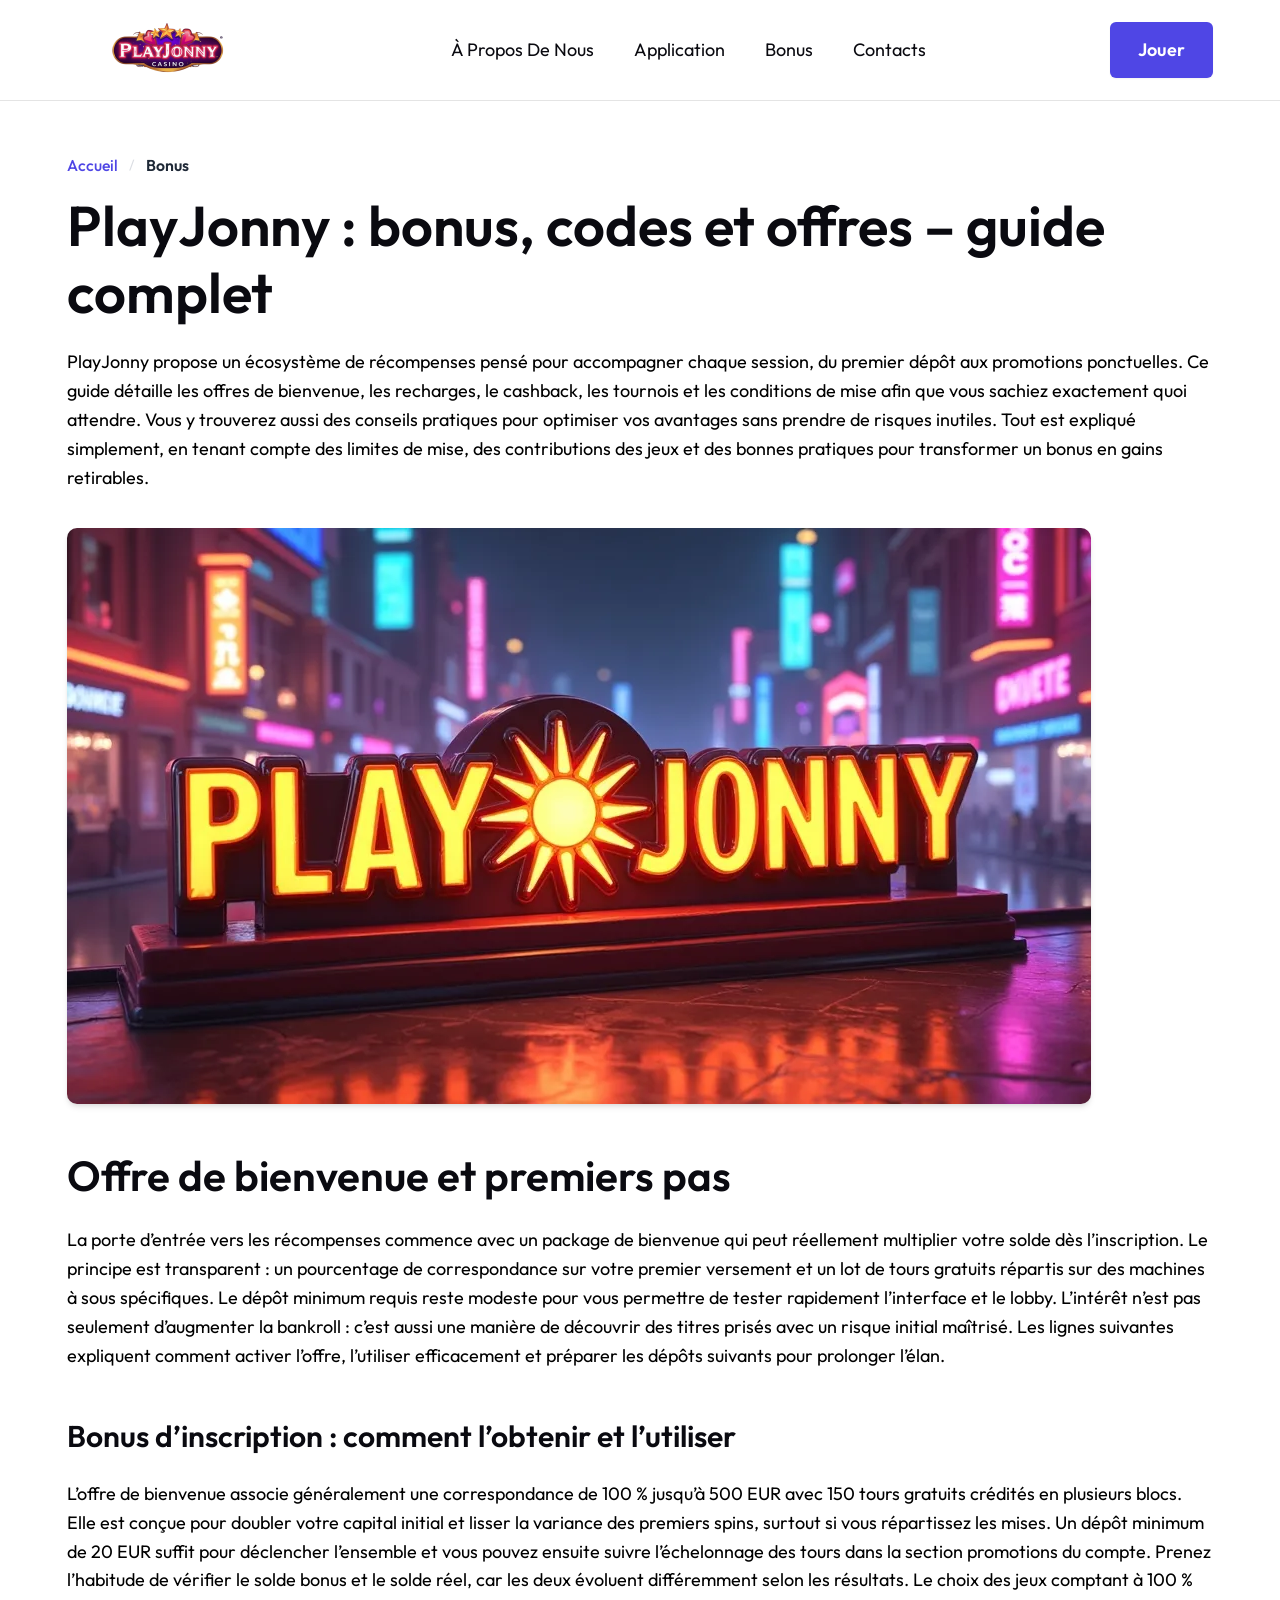
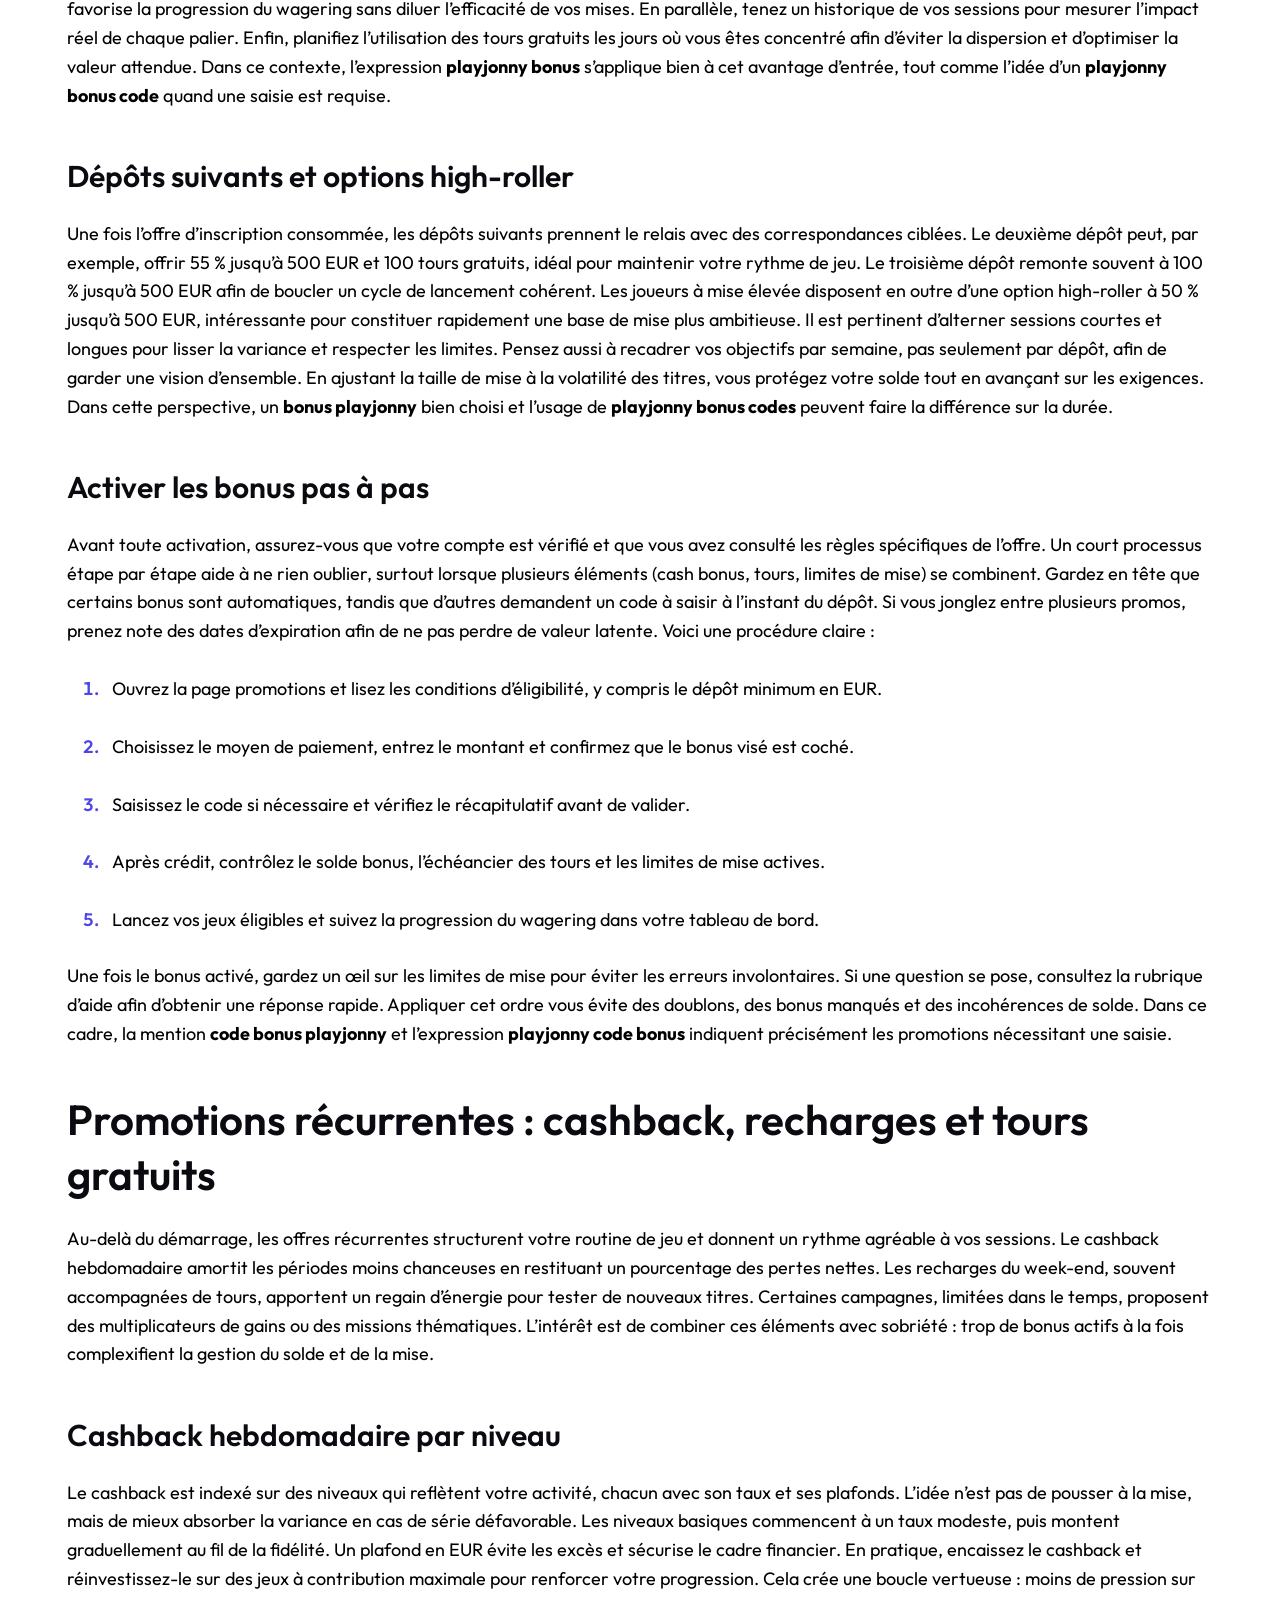
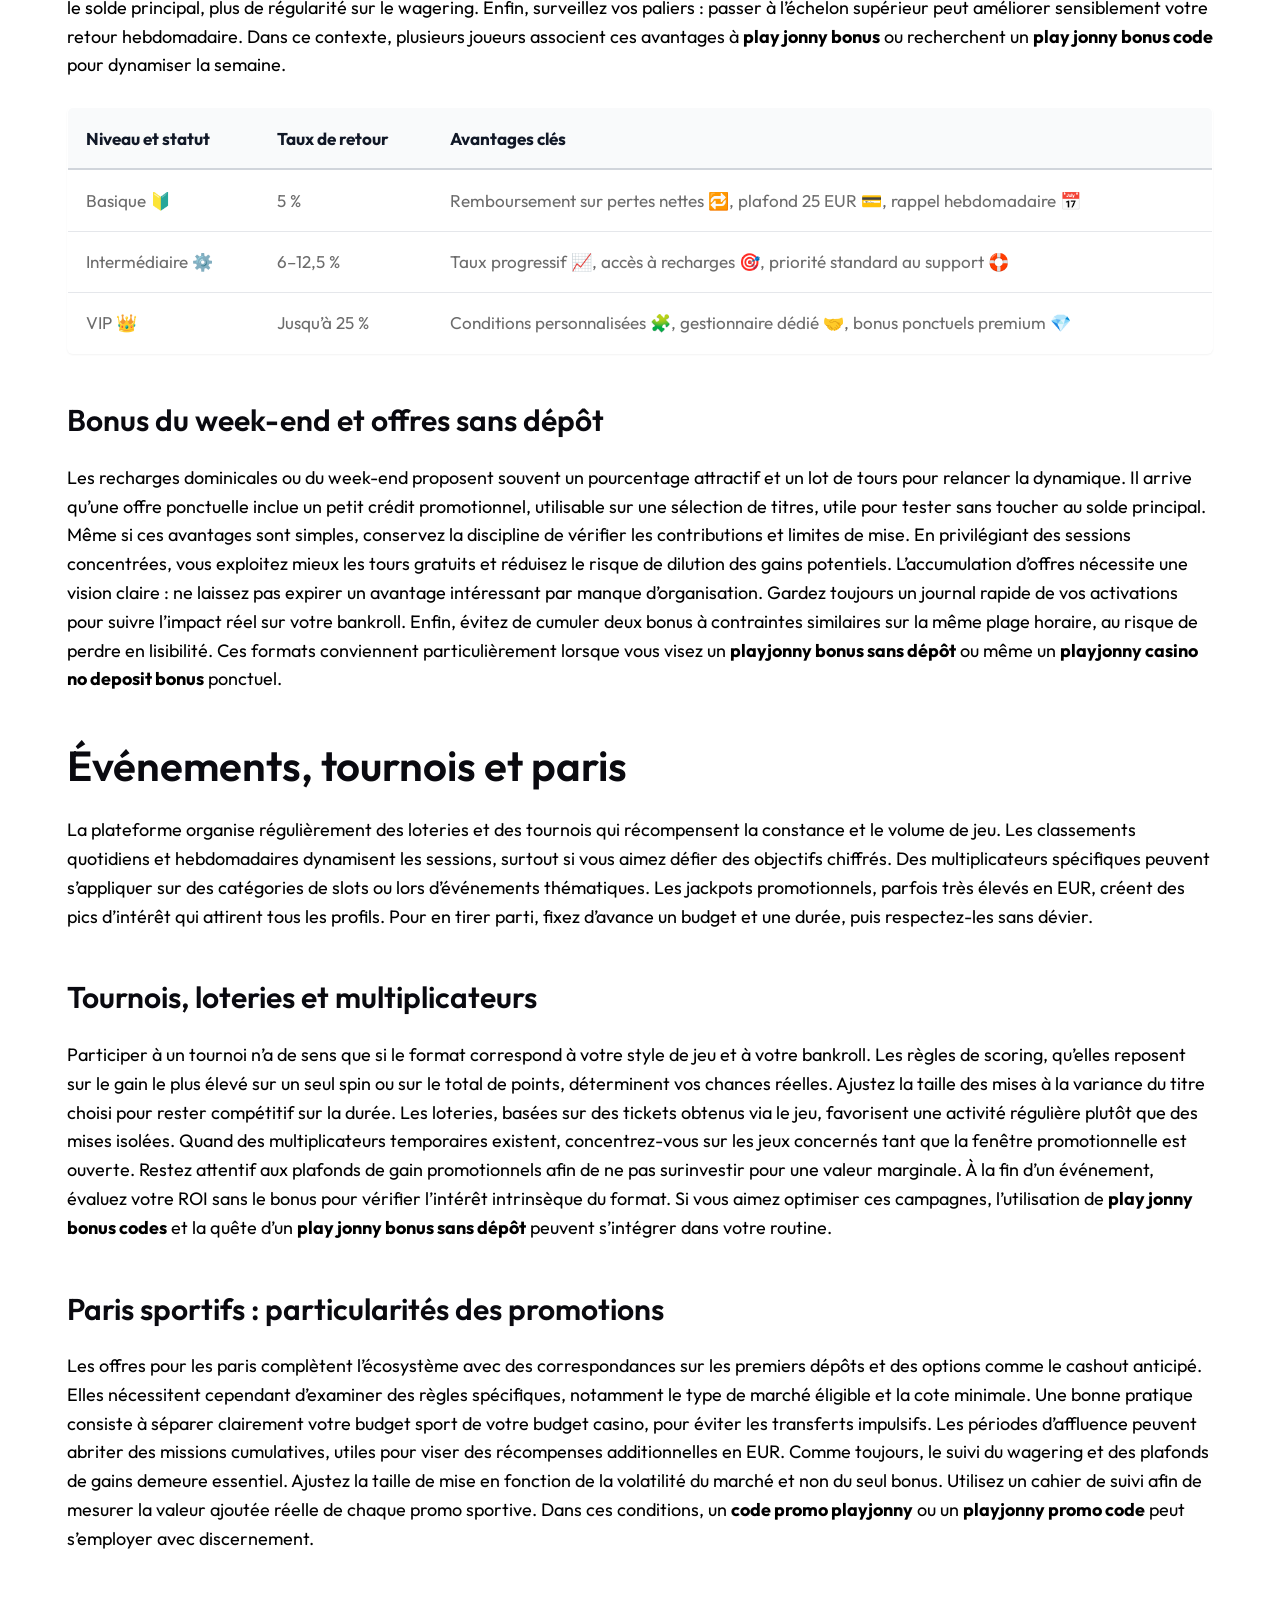
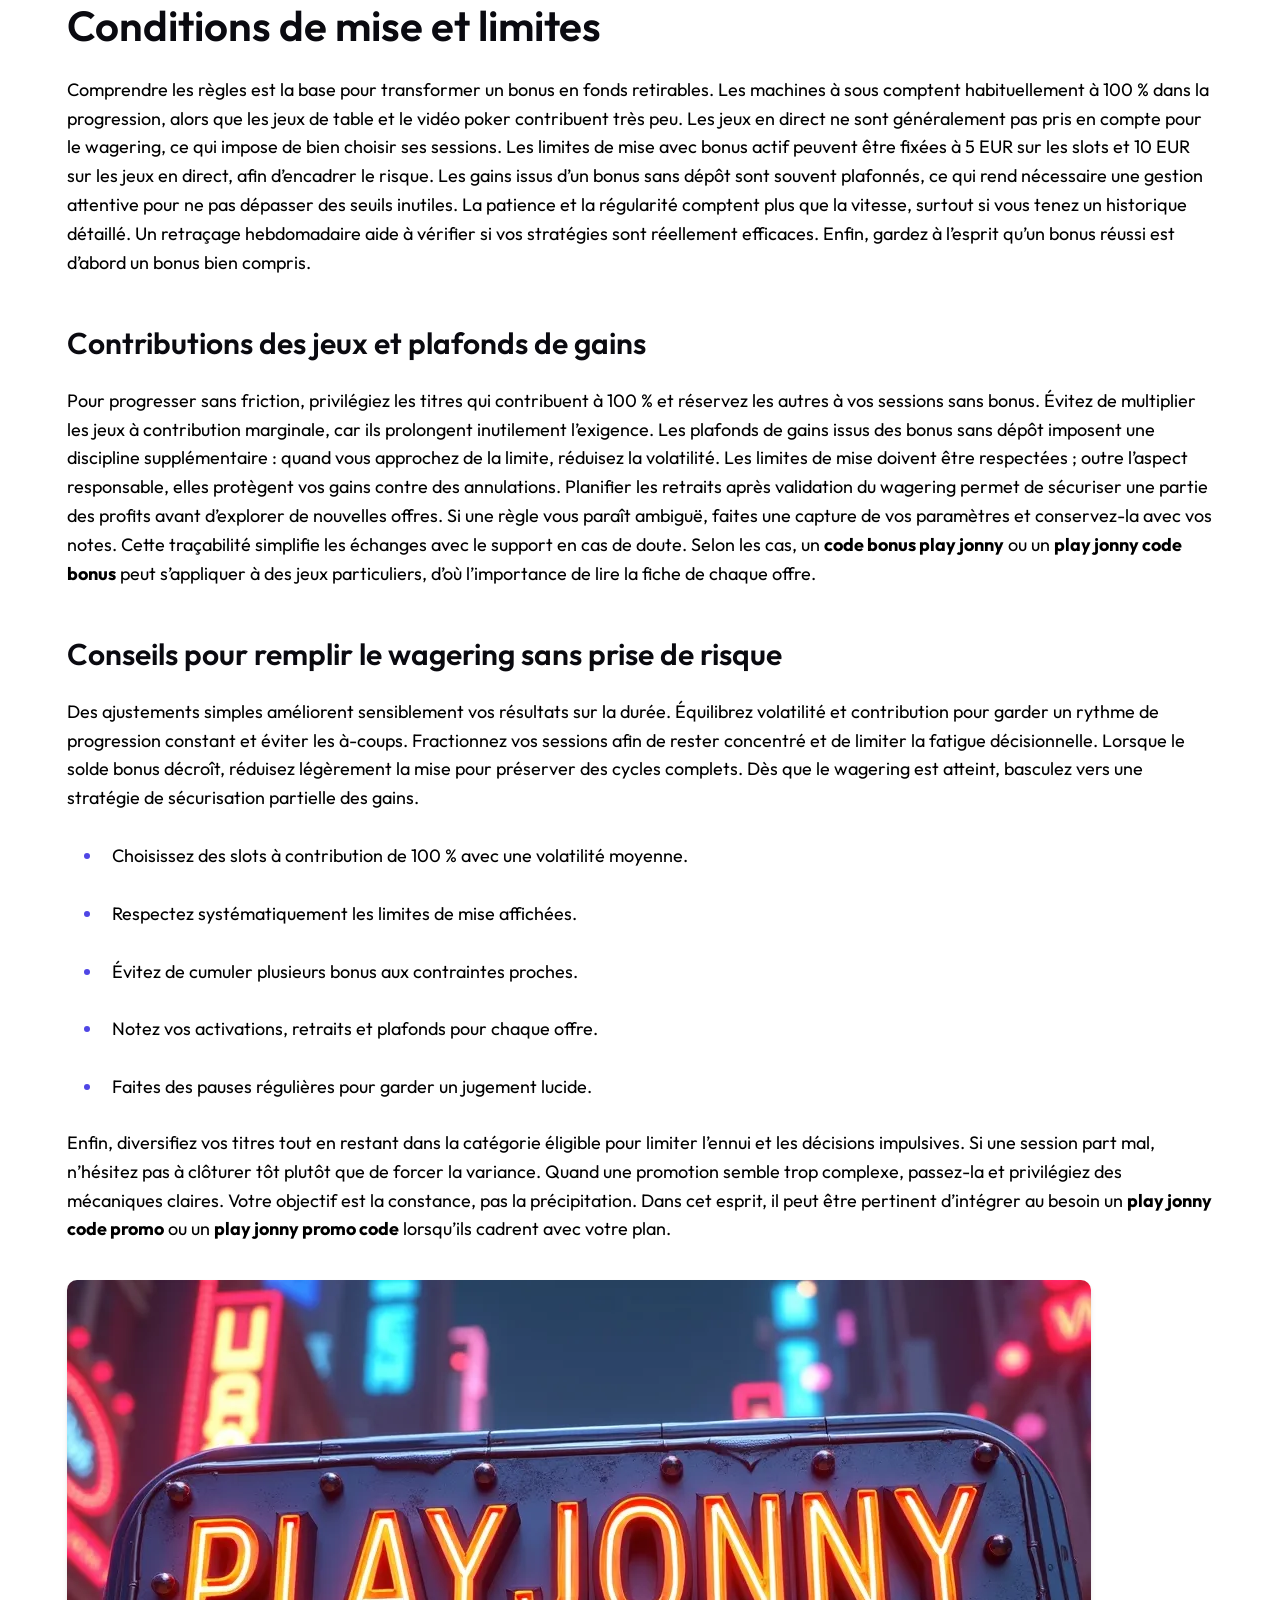
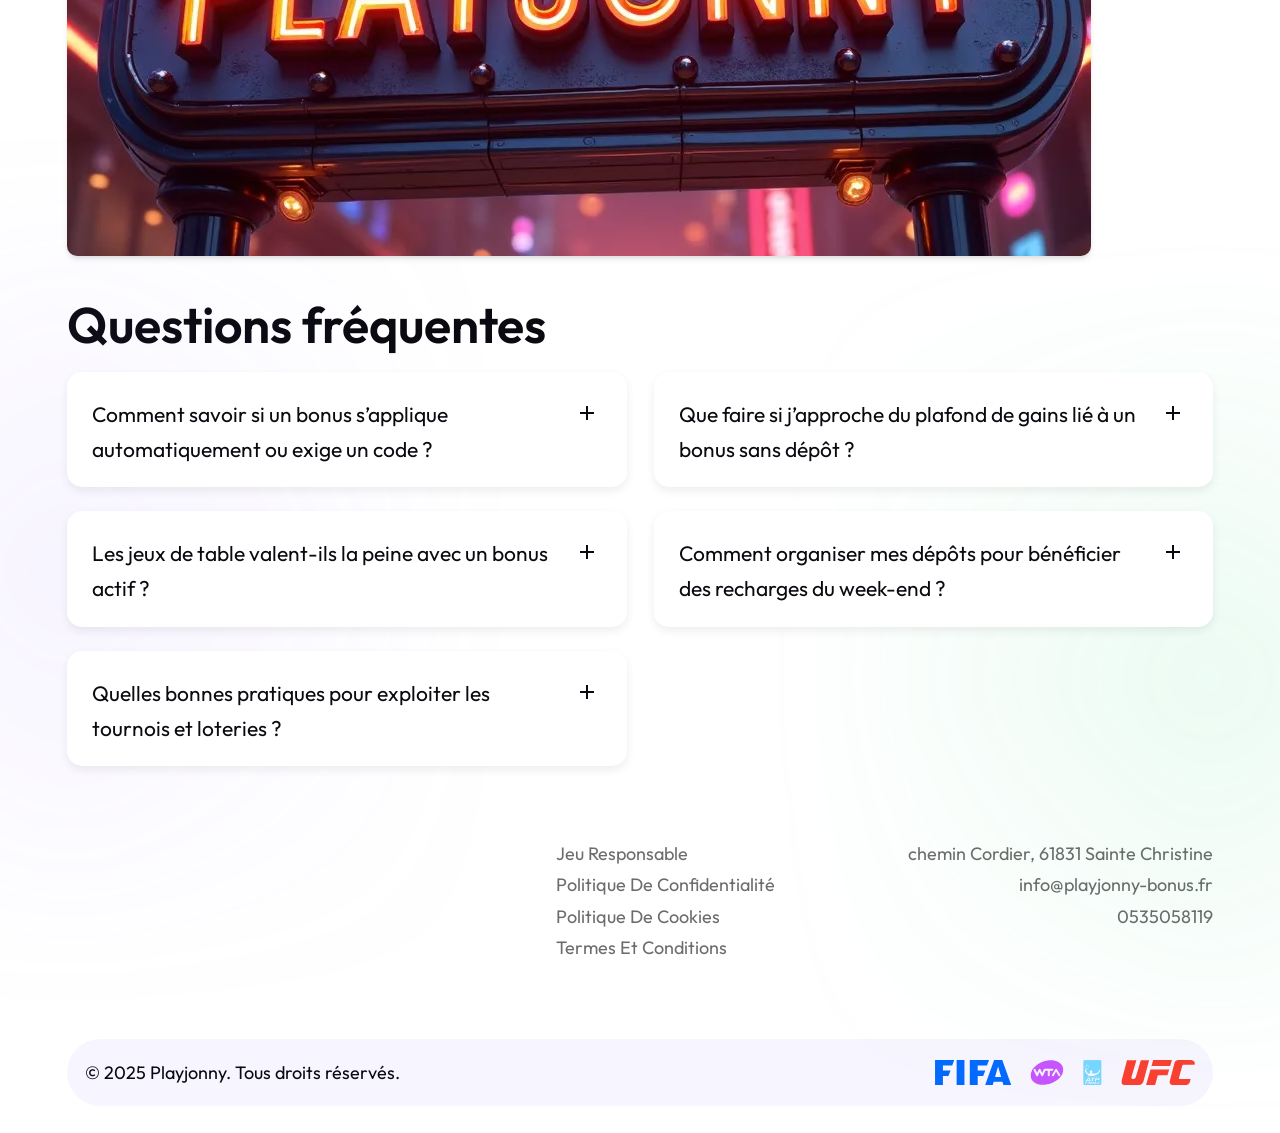
<file: bonus/index.html>
<!DOCTYPE html>
<html class="no-js" lang="fr">
<head>
  <meta charset="utf-8">
<meta name="viewport" content="width=device-width, initial-scale=1">
<meta http-equiv="x-ua-compatible" content="ie=edge"> <title>PlayJonny : guide des bonus, codes et offres sans dépôt</title><meta name="description" content="Découvrez tous les bonus PlayJonny : bienvenue, recharges, cashback,
offres sans dépôt et tournois, plus les conditions de mise et des
conseils."><meta name="keywords" content="code bonus playjonny, playjonny code bonus, playjonny casino no deposit bonus, playjonny bonus, playjonny bonus sans dépôt, playjonny bonus codes, bonus playjonny, playjonny bonus code, code promo playjonny, playjonny promo code, play jonny code promo, play jonny promo code, code bonus play jonny, play jonny code bonus, play jonny bonus, play jonny bonus code, play jonny bonus sans dépôt, play jonny bonus codes"><link rel="canonical" href="https://playjonny-bonus.fr/bonus/"><link rel="icon" type="image/png" sizes="32x32" href="/images/favicon-32x32.png"><link rel="icon" type="image/png" sizes="16x16" href="/images/favicon-16x16.png"><link rel="apple-touch-icon" sizes="180x180" href="/apple-touch-icon.png"> 
<link rel="shortcut icon" href="/favicon.ico"> 
<link rel="manifest" href="/site.webmanifest"> 
<meta name="msapplication-TileColor" content="#da532c"> 
<meta name="theme-color" content="#ffffff"> 
<meta property="og:title" content="PlayJonny : guide des bonus, codes et offres sans dépôt">
<meta property="og:description" content="Découvrez tous les bonus PlayJonny : bienvenue, recharges, cashback,
offres sans dépôt et tournois, plus les conditions de mise et des
conseils.">
<meta property="og:type" content="website">
<meta property="og:url" content="https://playjonny-bonus.fr/bonus/"><meta property="og:image" content="https://playjonny-bonus.fr/images/doc_bonus/playjonny-guide-des-bonus,-codes-et-offres-sans-depot-1.webp">
<meta name="twitter:card" content="summary_large_image">
<meta name="twitter:title" content="PlayJonny : guide des bonus, codes et offres sans dépôt">
<meta name="twitter:description" content="Découvrez tous les bonus PlayJonny : bienvenue, recharges, cashback,
offres sans dépôt et tournois, plus les conditions de mise et des
conseils."><meta name="twitter:image" content="https://playjonny-bonus.fr/images/doc_bonus/playjonny-guide-des-bonus,-codes-et-offres-sans-depot-1.webp"><link rel="preconnect" href="https://fonts.googleapis.com">
  <link rel="preconnect" href="https://fonts.gstatic.com" crossorigin><link href="https://fonts.googleapis.com/css2?family=Inter:wght@400;600;700&amp;family=Poppins:wght@700&amp;display=swap" rel="stylesheet"><meta name="robots" content="index, follow"><script type="application/ld+json">
{
  "@context": "https://schema.org",
  "@graph": [
    {
      "@type": "WebSite",
      "@id": "https:\/\/playjonny-bonus.fr\/#website",
      "url": "https:\/\/playjonny-bonus.fr\/",
      "name": "Playjonny",
      "potentialAction": {
        "@type": "SearchAction",
        "target": "https:\/\/playjonny-bonus.fr\/search?q={search_term_string}",
        "query-input": "required name=search_term_string"
      },
      "publisher": {
         "@id": "https:\/\/playjonny-bonus.fr\/#organization"
      },
      "inLanguage": "fr"
    },
    {
      "@type": "Organization",
      "@id": "https:\/\/playjonny-bonus.fr\/#organization",
      "name": "Playjonny",
      "url": "https:\/\/playjonny-bonus.fr\/",
      "logo": {
        "@type": "ImageObject",
        "url": "https:\/\/playjonny-bonus.fr\/images\/logo.png"

      }},{
      "@type": "BreadcrumbList",
      "@id": "https:\/\/playjonny-bonus.fr\/bonus\/#breadcrumb",
      "itemListElement": [{
          "@type": "ListItem",
          "position":  1 ,
          "name": "Accueil",
          "item": "https:\/\/playjonny-bonus.fr\/"
        },
              {
                "@type": "ListItem",
                "position":  2 ,
                "name": "PlayJonny Casino France – guide complet et avis honnête",
                "item": "https:\/\/playjonny-bonus.fr\/"
              },
        {
          "@type": "ListItem",
          "position":  3 ,
          "name": "PlayJonny : guide des bonus, codes et offres sans dépôt"
        }
      ]
    },{"@type": "WebPage",
      "@id": "https:\/\/playjonny-bonus.fr\/bonus\/",
      "url": "https:\/\/playjonny-bonus.fr\/bonus\/",
      "name": "PlayJonny : guide des bonus, codes et offres sans dépôt",
      "description": "Découvrez tous les bonus PlayJonny : bienvenue, recharges, cashback,\noffres sans dépôt et tournois, plus les conditions de mise et des\nconseils.",
      "inLanguage": "fr","datePublished": "2025-10-26T00:00:00Z",
      "dateModified": "2025-10-26T00:00:00Z",
      "isPartOf": {
        "@id": "https:\/\/playjonny-bonus.fr\/#website"
      },"breadcrumb": {
         "@id": "https:\/\/playjonny-bonus.fr\/bonus\/#breadcrumb"
       }},
    {
      "@type": "FAQPage",
      "mainEntity": [{
          "@type": "Question",
          "name": "Comment savoir si un bonus s’applique automatiquement ou exige un code ?",
          "acceptedAnswer": {
            "@type": "Answer",
            "text": "La fiche de l’offre le précise clairement : certaines promotions se créditent à la validation du dépôt, d’autres demandent une saisie au moment du paiement. Vérifiez toujours le récapitulatif avant de confirmer la transaction. Si un code est requis, il apparaît dans la description de l’offre. Après validation, contrôlez que le solde bonus et l’échéancier des tours sont bien mis à jour. En cas d’écart, consultez l’aide et gardez votre preuve de dépôt.\n"
          }
        },{
          "@type": "Question",
          "name": "Que faire si j’approche du plafond de gains lié à un bonus sans dépôt ?",
          "acceptedAnswer": {
            "@type": "Answer",
            "text": "Lorsque vous vous rapprochez d’une limite, il est judicieux de réduire la volatilité des jeux pour préserver l’acquis. Évitez les mises brusques qui pourraient diluer un avantage déjà atteint. Programmez un retrait partiel dès que le wagering est validé. Gardez aussi un œil sur la date d’expiration afin de ne pas perdre involontairement des bénéfices. Une gestion méthodique vous aide à capitaliser sur ce type d’offre.\n"
          }
        },{
          "@type": "Question",
          "name": "Les jeux de table valent-ils la peine avec un bonus actif ?",
          "acceptedAnswer": {
            "@type": "Answer",
            "text": "Ils ont souvent une contribution faible, ce qui allonge le temps nécessaire pour remplir l’exigence. Si vous appréciez ces jeux, mieux vaut les réserver aux sessions sans bonus. Pendant un wagering, privilégiez les slots à contribution maximale pour accélérer la progression. Vous pouvez toutefois alterner brièvement pour varier le rythme, tout en restant conscient du coût en progression. La clé est d’ajuster vos choix à l’objectif du moment.\n"
          }
        },{
          "@type": "Question",
          "name": "Comment organiser mes dépôts pour bénéficier des recharges du week-end ?",
          "acceptedAnswer": {
            "@type": "Answer",
            "text": "Anticipez votre calendrier et réservez un budget dédié aux offres de fin de semaine. Évitez d’activer deux promos similaires sur une période trop courte, au risque de rendre le suivi confus. Tenez un journal de vos activations avec les montants en EUR et les limites de mise. Répartissez les sessions en blocs courts pour garder une bonne maîtrise de la variance. Cette planification réduit le stress et augmente la valeur réelle des recharges.\n"
          }
        },{
          "@type": "Question",
          "name": "Quelles bonnes pratiques pour exploiter les tournois et loteries ?",
          "acceptedAnswer": {
            "@type": "Answer",
            "text": "Commencez par lire le format de scoring pour éviter les malentendus. Définissez un plafond de mise et respectez-le quoi qu’il arrive. Concentrez vos spins sur les jeux comptant pour l’événement afin d’optimiser les points. Évaluez votre retour non seulement avec les prix potentiels, mais aussi avec votre plaisir de jeu et votre budget. Une vision globale vous permet de participer sans pression et de rester maître de votre expérience.\n"
          }
        }]
    }]
}
</script><link rel="stylesheet" href="/css/bootstrap.min.css">
  <link rel="stylesheet" href="/css/fontawesome.min.css">
  <link rel="stylesheet" href="/css/animate.css">
  <link rel="stylesheet" href="/css/odometer.css">
  <link rel="stylesheet" href="/css/slick.min.css">
  
  
  <link rel="stylesheet" href="/css/style.cb2076388ba101365ad19a9018518742a394037f6a1b30b3f24dbb59b4c7d7a3.css" integrity="sha256-yyB2OIuhATZa0ZqQGFGHQqOUA39qGzCz8k27WbTH16M=">
  
  <link rel="stylesheet" href="/css/style.99c1e212816482cc66560d26f7c3d857db12e8dc8301e0b3c31563c84aff9b34.css" integrity="sha256-MV8c7j4N+J6GFoENurnJ40Lm1LEUPiaTSdNAUJBx0iI=">
  
</head>

<body>
  
  <div class="cs_preloader cs_white_bg">
    <div class="cs_preloader_in position-relative"><span></span><span></span></div>
  </div>
  

  

<header class="cs_site_header cs_style_1 cs_sticky_header">
  
  <div class="cs_main_header cs_fs_18 cs_heading_color">
    <div class="container"> 
      <div class="cs_main_header_in">

        <div class="cs_main_header_left">
          
          <div class="logo">
  <a href="/" title="Playjonny">
    <img src="/images/logo.png" title="Playjonny" alt="Playjonny" width="200" height="100"></a>
</div>
        </div>

        <div class="cs_main_header_center">
          
          <div class="cs_nav"><ul class="cs_nav_list"><li class="menu-item"><a href="/a-propos-de-nous/" aria-label="Menu link À Propos De Nous"id="menu-a-propos-de-nous-main">
                  À Propos De Nous
                </a></li><li class="menu-item"><a href="/app/" aria-label="Menu link Application"id="menu-app-main">
                  Application
                </a></li><li class="menu-item"><a href="/bonus/" aria-label="Menu link Bonus"id="menu-bonus-main">
                  Bonus
                </a></li><li class="menu-item"><a href="/contacts/" aria-label="Menu link Contacts"id="menu-contacts-main">
                  Contacts
                </a></li></ul></div></div>
         <div class="header-controls">
            <a class="button play-button" title="Jouer">Jouer</a> 
            
        </div>

      </div>
    </div>
  </div>
  
  <hr>
</header>




  
  

  
  <main id="content" role="main">
    <div class="container single-page"><nav aria-label="breadcrumb" class="breadcrumbs">
  <ol class="breadcrumb-list" itemscope itemtype="https://schema.org/ListItem"><li class="breadcrumb-item" itemprop="itemListElement" itemscope itemtype="https://schema.org/ListItem"><a itemprop="item" href="/">
        <span itemprop="name">Accueil</span>
      </a>
      <meta itemprop="position" content="1" />
    </li><li class="breadcrumb-item active" aria-current="page" itemprop="itemListElement" itemscope itemtype="https://schema.org/ListItem">
      <span itemprop="name">Bonus</span>
      <meta itemprop="position" content="2" />
    </li>
  </ol>
</nav><div class="content-area"><h1 id="playjonny--bonus-codes-et-offres--guide-complet">PlayJonny : bonus, codes et offres – guide complet</h1>
<p>PlayJonny propose un écosystème de récompenses pensé pour accompagner
chaque session, du premier dépôt aux promotions ponctuelles. Ce guide
détaille les offres de bienvenue, les recharges, le cashback, les
tournois et les conditions de mise afin que vous sachiez exactement quoi
attendre. Vous y trouverez aussi des conseils pratiques pour optimiser
vos avantages sans prendre de risques inutiles. Tout est expliqué
simplement, en tenant compte des limites de mise, des contributions des
jeux et des bonnes pratiques pour transformer un bonus en gains
retirables.
<img src="/images/doc_bonus/playjonny-guide-des-bonus,-codes-et-offres-sans-depot-1.webp" alt="code bonus playjonny" title="code bonus playjonny" loading="lazy"></p>
<h2 id="offre-de-bienvenue-et-premiers-pas">Offre de bienvenue et premiers pas</h2>
<p>La porte d’entrée vers les récompenses commence avec un package de
bienvenue qui peut réellement multiplier votre solde dès l’inscription.
Le principe est transparent : un pourcentage de correspondance sur votre
premier versement et un lot de tours gratuits répartis sur des machines
à sous spécifiques. Le dépôt minimum requis reste modeste pour vous
permettre de tester rapidement l’interface et le lobby. L’intérêt n’est
pas seulement d’augmenter la bankroll : c’est aussi une manière de
découvrir des titres prisés avec un risque initial maîtrisé. Les lignes
suivantes expliquent comment activer l’offre, l’utiliser efficacement et
préparer les dépôts suivants pour prolonger l’élan.</p>
<h3 id="bonus-dinscription--comment-lobtenir-et-lutiliser">Bonus d’inscription : comment l’obtenir et l’utiliser</h3>
<p>L’offre de bienvenue associe généralement une correspondance de 100 %
jusqu’à 500 EUR avec 150 tours gratuits crédités en plusieurs blocs.
Elle est conçue pour doubler votre capital initial et lisser la variance
des premiers spins, surtout si vous répartissez les mises. Un dépôt
minimum de 20 EUR suffit pour déclencher l’ensemble et vous pouvez
ensuite suivre l’échelonnage des tours dans la section promotions du
compte. Prenez l’habitude de vérifier le solde bonus et le solde réel,
car les deux évoluent différemment selon les résultats. Le choix des
jeux comptant à 100 % favorise la progression du wagering sans diluer
l’efficacité de vos mises. En parallèle, tenez un historique de vos
sessions pour mesurer l’impact réel de chaque palier. Enfin, planifiez
l’utilisation des tours gratuits les jours où vous êtes concentré afin
d’éviter la dispersion et d’optimiser la valeur attendue. Dans ce
contexte, l’expression <strong>playjonny bonus</strong> s’applique bien à cet
avantage d’entrée, tout comme l’idée d’un <strong>playjonny bonus code</strong> quand
une saisie est requise.</p>
<h3 id="dépôts-suivants-et-options-high-roller">Dépôts suivants et options high-roller</h3>
<p>Une fois l’offre d’inscription consommée, les dépôts suivants prennent
le relais avec des correspondances ciblées. Le deuxième dépôt peut, par
exemple, offrir 55 % jusqu’à 500 EUR et 100 tours gratuits, idéal pour
maintenir votre rythme de jeu. Le troisième dépôt remonte souvent à 100
% jusqu’à 500 EUR afin de boucler un cycle de lancement cohérent. Les
joueurs à mise élevée disposent en outre d’une option high-roller à 50 %
jusqu’à 500 EUR, intéressante pour constituer rapidement une base de
mise plus ambitieuse. Il est pertinent d’alterner sessions courtes et
longues pour lisser la variance et respecter les limites. Pensez aussi à
recadrer vos objectifs par semaine, pas seulement par dépôt, afin de
garder une vision d’ensemble. En ajustant la taille de mise à la
volatilité des titres, vous protégez votre solde tout en avançant sur
les exigences. Dans cette perspective, un <strong>bonus playjonny</strong> bien
choisi et l’usage de <strong>playjonny bonus codes</strong> peuvent faire la
différence sur la durée.</p>
<h3 id="activer-les-bonus-pas-à-pas">Activer les bonus pas à pas</h3>
<p>Avant toute activation, assurez-vous que votre compte est vérifié et que
vous avez consulté les règles spécifiques de l’offre. Un court processus
étape par étape aide à ne rien oublier, surtout lorsque plusieurs
éléments (cash bonus, tours, limites de mise) se combinent. Gardez en
tête que certains bonus sont automatiques, tandis que d’autres demandent
un code à saisir à l’instant du dépôt. Si vous jonglez entre plusieurs
promos, prenez note des dates d’expiration afin de ne pas perdre de
valeur latente. Voici une procédure claire :</p>
<ol>
<li>
<p>Ouvrez la page promotions et lisez les conditions d’éligibilité, y
compris le dépôt minimum en EUR.</p>
</li>
<li>
<p>Choisissez le moyen de paiement, entrez le montant et confirmez que
le bonus visé est coché.</p>
</li>
<li>
<p>Saisissez le code si nécessaire et vérifiez le récapitulatif avant
de valider.</p>
</li>
<li>
<p>Après crédit, contrôlez le solde bonus, l’échéancier des tours et
les limites de mise actives.</p>
</li>
<li>
<p>Lancez vos jeux éligibles et suivez la progression du wagering dans
votre tableau de bord.</p>
</li>
</ol>
<p>Une fois le bonus activé, gardez un œil sur les limites de mise pour
éviter les erreurs involontaires. Si une question se pose, consultez la
rubrique d’aide afin d’obtenir une réponse rapide. Appliquer cet ordre
vous évite des doublons, des bonus manqués et des incohérences de solde.
Dans ce cadre, la mention <strong>code bonus playjonny</strong> et l’expression
<strong>playjonny code bonus</strong> indiquent précisément les promotions
nécessitant une saisie.</p>
<h2 id="promotions-récurrentes--cashback-recharges-et-tours-gratuits">Promotions récurrentes : cashback, recharges et tours gratuits</h2>
<p>Au-delà du démarrage, les offres récurrentes structurent votre routine
de jeu et donnent un rythme agréable à vos sessions. Le cashback
hebdomadaire amortit les périodes moins chanceuses en restituant un
pourcentage des pertes nettes. Les recharges du week-end, souvent
accompagnées de tours, apportent un regain d’énergie pour tester de
nouveaux titres. Certaines campagnes, limitées dans le temps, proposent
des multiplicateurs de gains ou des missions thématiques. L’intérêt est
de combiner ces éléments avec sobriété : trop de bonus actifs à la fois
complexifient la gestion du solde et de la mise.</p>
<h3 id="cashback-hebdomadaire-par-niveau">Cashback hebdomadaire par niveau</h3>
<p>Le cashback est indexé sur des niveaux qui reflètent votre activité,
chacun avec son taux et ses plafonds. L’idée n’est pas de pousser à la
mise, mais de mieux absorber la variance en cas de série défavorable.
Les niveaux basiques commencent à un taux modeste, puis montent
graduellement au fil de la fidélité. Un plafond en EUR évite les excès
et sécurise le cadre financier. En pratique, encaissez le cashback et
réinvestissez-le sur des jeux à contribution maximale pour renforcer
votre progression. Cela crée une boucle vertueuse : moins de pression
sur le solde principal, plus de régularité sur le wagering. Enfin,
surveillez vos paliers : passer à l’échelon supérieur peut améliorer
sensiblement votre retour hebdomadaire. Dans ce contexte, plusieurs
joueurs associent ces avantages à <strong>play jonny bonus</strong> ou recherchent un
<strong>play jonny bonus code</strong> pour dynamiser la semaine.</p>
<table>
  <thead>
      <tr>
          <th><strong>Niveau et statut</strong></th>
          <th><strong>Taux de retour</strong></th>
          <th><strong>Avantages clés</strong></th>
      </tr>
  </thead>
  <tbody>
      <tr>
          <td>Basique 🔰</td>
          <td>5 %</td>
          <td>Remboursement sur pertes nettes 🔁, plafond 25 EUR 💳, rappel hebdomadaire 📅</td>
      </tr>
      <tr>
          <td>Intermédiaire ⚙️</td>
          <td>6–12,5 %</td>
          <td>Taux progressif 📈, accès à recharges 🎯, priorité standard au support 🛟</td>
      </tr>
      <tr>
          <td>VIP 👑</td>
          <td>Jusqu’à 25 %</td>
          <td>Conditions personnalisées 🧩, gestionnaire dédié 🤝, bonus ponctuels premium 💎</td>
      </tr>
  </tbody>
</table>
<h3 id="bonus-du-week-end-et-offres-sans-dépôt">Bonus du week-end et offres sans dépôt</h3>
<p>Les recharges dominicales ou du week-end proposent souvent un
pourcentage attractif et un lot de tours pour relancer la dynamique. Il
arrive qu’une offre ponctuelle inclue un petit crédit promotionnel,
utilisable sur une sélection de titres, utile pour tester sans toucher
au solde principal. Même si ces avantages sont simples, conservez la
discipline de vérifier les contributions et limites de mise. En
privilégiant des sessions concentrées, vous exploitez mieux les tours
gratuits et réduisez le risque de dilution des gains potentiels.
L’accumulation d’offres nécessite une vision claire : ne laissez pas
expirer un avantage intéressant par manque d’organisation. Gardez
toujours un journal rapide de vos activations pour suivre l’impact réel
sur votre bankroll. Enfin, évitez de cumuler deux bonus à contraintes
similaires sur la même plage horaire, au risque de perdre en lisibilité.
Ces formats conviennent particulièrement lorsque vous visez un
<strong>playjonny bonus sans dépôt</strong> ou même un <strong>playjonny casino no deposit
bonus</strong> ponctuel.</p>
<h2 id="événements-tournois-et-paris">Événements, tournois et paris</h2>
<p>La plateforme organise régulièrement des loteries et des tournois qui
récompensent la constance et le volume de jeu. Les classements
quotidiens et hebdomadaires dynamisent les sessions, surtout si vous
aimez défier des objectifs chiffrés. Des multiplicateurs spécifiques
peuvent s’appliquer sur des catégories de slots ou lors d’événements
thématiques. Les jackpots promotionnels, parfois très élevés en EUR,
créent des pics d’intérêt qui attirent tous les profils. Pour en tirer
parti, fixez d’avance un budget et une durée, puis respectez-les sans
dévier.</p>
<h3 id="tournois-loteries-et-multiplicateurs">Tournois, loteries et multiplicateurs</h3>
<p>Participer à un tournoi n’a de sens que si le format correspond à votre
style de jeu et à votre bankroll. Les règles de scoring, qu’elles
reposent sur le gain le plus élevé sur un seul spin ou sur le total de
points, déterminent vos chances réelles. Ajustez la taille des mises à
la variance du titre choisi pour rester compétitif sur la durée. Les
loteries, basées sur des tickets obtenus via le jeu, favorisent une
activité régulière plutôt que des mises isolées. Quand des
multiplicateurs temporaires existent, concentrez-vous sur les jeux
concernés tant que la fenêtre promotionnelle est ouverte. Restez
attentif aux plafonds de gain promotionnels afin de ne pas surinvestir
pour une valeur marginale. À la fin d’un événement, évaluez votre ROI
sans le bonus pour vérifier l’intérêt intrinsèque du format. Si vous
aimez optimiser ces campagnes, l’utilisation de <strong>play jonny bonus
codes</strong> et la quête d’un <strong>play jonny bonus sans dépôt</strong> peuvent
s’intégrer dans votre routine.</p>
<h3 id="paris-sportifs--particularités-des-promotions">Paris sportifs : particularités des promotions</h3>
<p>Les offres pour les paris complètent l’écosystème avec des
correspondances sur les premiers dépôts et des options comme le cashout
anticipé. Elles nécessitent cependant d’examiner des règles spécifiques,
notamment le type de marché éligible et la cote minimale. Une bonne
pratique consiste à séparer clairement votre budget sport de votre
budget casino, pour éviter les transferts impulsifs. Les périodes
d’affluence peuvent abriter des missions cumulatives, utiles pour viser
des récompenses additionnelles en EUR. Comme toujours, le suivi du
wagering et des plafonds de gains demeure essentiel. Ajustez la taille
de mise en fonction de la volatilité du marché et non du seul bonus.
Utilisez un cahier de suivi afin de mesurer la valeur ajoutée réelle de
chaque promo sportive. Dans ces conditions, un <strong>code promo playjonny</strong>
ou un <strong>playjonny promo code</strong> peut s’employer avec discernement.</p>
<h2 id="conditions-de-mise-et-limites">Conditions de mise et limites</h2>
<p>Comprendre les règles est la base pour transformer un bonus en fonds
retirables. Les machines à sous comptent habituellement à 100 % dans la
progression, alors que les jeux de table et le vidéo poker contribuent
très peu. Les jeux en direct ne sont généralement pas pris en compte
pour le wagering, ce qui impose de bien choisir ses sessions. Les
limites de mise avec bonus actif peuvent être fixées à 5 EUR sur les
slots et 10 EUR sur les jeux en direct, afin d’encadrer le risque. Les
gains issus d’un bonus sans dépôt sont souvent plafonnés, ce qui rend
nécessaire une gestion attentive pour ne pas dépasser des seuils
inutiles. La patience et la régularité comptent plus que la vitesse,
surtout si vous tenez un historique détaillé. Un retraçage hebdomadaire
aide à vérifier si vos stratégies sont réellement efficaces. Enfin,
gardez à l’esprit qu’un bonus réussi est d’abord un bonus bien compris.</p>
<h3 id="contributions-des-jeux-et-plafonds-de-gains">Contributions des jeux et plafonds de gains</h3>
<p>Pour progresser sans friction, privilégiez les titres qui contribuent à
100 % et réservez les autres à vos sessions sans bonus. Évitez de
multiplier les jeux à contribution marginale, car ils prolongent
inutilement l’exigence. Les plafonds de gains issus des bonus sans dépôt
imposent une discipline supplémentaire : quand vous approchez de la
limite, réduisez la volatilité. Les limites de mise doivent être
respectées ; outre l’aspect responsable, elles protègent vos gains
contre des annulations. Planifier les retraits après validation du
wagering permet de sécuriser une partie des profits avant d’explorer de
nouvelles offres. Si une règle vous paraît ambiguë, faites une capture
de vos paramètres et conservez-la avec vos notes. Cette traçabilité
simplifie les échanges avec le support en cas de doute. Selon les cas,
un <strong>code bonus play jonny</strong> ou un <strong>play jonny code bonus</strong> peut
s’appliquer à des jeux particuliers, d’où l’importance de lire la fiche
de chaque offre.</p>
<h3 id="conseils-pour-remplir-le-wagering-sans-prise-de-risque">Conseils pour remplir le wagering sans prise de risque</h3>
<p>Des ajustements simples améliorent sensiblement vos résultats sur la
durée. Équilibrez volatilité et contribution pour garder un rythme de
progression constant et éviter les à-coups. Fractionnez vos sessions
afin de rester concentré et de limiter la fatigue décisionnelle. Lorsque
le solde bonus décroît, réduisez légèrement la mise pour préserver des
cycles complets. Dès que le wagering est atteint, basculez vers une
stratégie de sécurisation partielle des gains.</p>
<ul>
<li>
<p>Choisissez des slots à contribution de 100 % avec une volatilité
moyenne.</p>
</li>
<li>
<p>Respectez systématiquement les limites de mise affichées.</p>
</li>
<li>
<p>Évitez de cumuler plusieurs bonus aux contraintes proches.</p>
</li>
<li>
<p>Notez vos activations, retraits et plafonds pour chaque offre.</p>
</li>
<li>
<p>Faites des pauses régulières pour garder un jugement lucide.</p>
</li>
</ul>
<p>Enfin, diversifiez vos titres tout en restant dans la catégorie éligible
pour limiter l’ennui et les décisions impulsives. Si une session part
mal, n’hésitez pas à clôturer tôt plutôt que de forcer la variance.
Quand une promotion semble trop complexe, passez-la et privilégiez des
mécaniques claires. Votre objectif est la constance, pas la
précipitation. Dans cet esprit, il peut être pertinent d’intégrer au
besoin un <strong>play jonny code promo</strong> ou un <strong>play jonny promo code</strong>
lorsqu’ils cadrent avec votre plan.
<img src="/images/doc_bonus/playjonny-guide-des-bonus,-codes-et-offres-sans-depot-2.webp" alt="code bonus playjonny" title="code bonus playjonny" loading="lazy"></p>
</div><section class="position-relative">
    <div class="text-start">
      <h2 class="cs_fs_50 cs_mb_15 wow fadeInDown">Questions fréquentes</h2>
    </div>

    <div class="row cs_gap_y_24 position-relative z-1" itemscope itemtype="https://schema.org/FAQPage"><div class="col-xl-6 wow fadeInUp" itemscope itemprop="mainEntity" itemtype="https://schema.org/Question">
        <div class="cs_accordian cs_radius_15 cs_white_bg cs_type_2 position-relative">
          <div class="cs_accordian_head cs_fs_21 cs_heading_color" itemprop="name">
            Comment savoir si un bonus s’applique automatiquement ou exige un code ?
            <span class="cs_accordian_toggle position-absolute"></span>
          </div>
          <div class="cs_accordian_body" itemscope itemprop="acceptedAnswer" itemtype="https://schema.org/Answer">
            <div itemprop="text">
              <p>La fiche de l’offre le précise clairement : certaines promotions se
créditent à la validation du dépôt, d’autres demandent une saisie au
moment du paiement. Vérifiez toujours le récapitulatif avant de
confirmer la transaction. Si un code est requis, il apparaît dans la
description de l’offre. Après validation, contrôlez que le solde bonus
et l’échéancier des tours sont bien mis à jour. En cas d’écart,
consultez l’aide et gardez votre preuve de dépôt.</p>

            </div>
          </div>
        </div>
      </div><div class="col-xl-6 wow fadeInUp" itemscope itemprop="mainEntity" itemtype="https://schema.org/Question">
        <div class="cs_accordian cs_radius_15 cs_white_bg cs_type_2 position-relative">
          <div class="cs_accordian_head cs_fs_21 cs_heading_color" itemprop="name">
            Que faire si j’approche du plafond de gains lié à un bonus sans dépôt ?
            <span class="cs_accordian_toggle position-absolute"></span>
          </div>
          <div class="cs_accordian_body" itemscope itemprop="acceptedAnswer" itemtype="https://schema.org/Answer">
            <div itemprop="text">
              <p>Lorsque vous vous rapprochez d’une limite, il est judicieux de réduire
la volatilité des jeux pour préserver l’acquis. Évitez les mises
brusques qui pourraient diluer un avantage déjà atteint. Programmez un
retrait partiel dès que le wagering est validé. Gardez aussi un œil sur
la date d’expiration afin de ne pas perdre involontairement des
bénéfices. Une gestion méthodique vous aide à capitaliser sur ce type
d’offre.</p>

            </div>
          </div>
        </div>
      </div><div class="col-xl-6 wow fadeInUp" itemscope itemprop="mainEntity" itemtype="https://schema.org/Question">
        <div class="cs_accordian cs_radius_15 cs_white_bg cs_type_2 position-relative">
          <div class="cs_accordian_head cs_fs_21 cs_heading_color" itemprop="name">
            Les jeux de table valent-ils la peine avec un bonus actif ?
            <span class="cs_accordian_toggle position-absolute"></span>
          </div>
          <div class="cs_accordian_body" itemscope itemprop="acceptedAnswer" itemtype="https://schema.org/Answer">
            <div itemprop="text">
              <p>Ils ont souvent une contribution faible, ce qui allonge le temps
nécessaire pour remplir l’exigence. Si vous appréciez ces jeux, mieux
vaut les réserver aux sessions sans bonus. Pendant un wagering,
privilégiez les slots à contribution maximale pour accélérer la
progression. Vous pouvez toutefois alterner brièvement pour varier le
rythme, tout en restant conscient du coût en progression. La clé est
d’ajuster vos choix à l’objectif du moment.</p>

            </div>
          </div>
        </div>
      </div><div class="col-xl-6 wow fadeInUp" itemscope itemprop="mainEntity" itemtype="https://schema.org/Question">
        <div class="cs_accordian cs_radius_15 cs_white_bg cs_type_2 position-relative">
          <div class="cs_accordian_head cs_fs_21 cs_heading_color" itemprop="name">
            Comment organiser mes dépôts pour bénéficier des recharges du week-end ?
            <span class="cs_accordian_toggle position-absolute"></span>
          </div>
          <div class="cs_accordian_body" itemscope itemprop="acceptedAnswer" itemtype="https://schema.org/Answer">
            <div itemprop="text">
              <p>Anticipez votre calendrier et réservez un budget dédié aux offres de fin
de semaine. Évitez d’activer deux promos similaires sur une période trop
courte, au risque de rendre le suivi confus. Tenez un journal de vos
activations avec les montants en EUR et les limites de mise. Répartissez
les sessions en blocs courts pour garder une bonne maîtrise de la
variance. Cette planification réduit le stress et augmente la valeur
réelle des recharges.</p>

            </div>
          </div>
        </div>
      </div><div class="col-xl-6 wow fadeInUp" itemscope itemprop="mainEntity" itemtype="https://schema.org/Question">
        <div class="cs_accordian cs_radius_15 cs_white_bg cs_type_2 position-relative">
          <div class="cs_accordian_head cs_fs_21 cs_heading_color" itemprop="name">
            Quelles bonnes pratiques pour exploiter les tournois et loteries ?
            <span class="cs_accordian_toggle position-absolute"></span>
          </div>
          <div class="cs_accordian_body" itemscope itemprop="acceptedAnswer" itemtype="https://schema.org/Answer">
            <div itemprop="text">
              <p>Commencez par lire le format de scoring pour éviter les malentendus.
Définissez un plafond de mise et respectez-le quoi qu’il arrive.
Concentrez vos spins sur les jeux comptant pour l’événement afin
d’optimiser les points. Évaluez votre retour non seulement avec les prix
potentiels, mais aussi avec votre plaisir de jeu et votre budget. Une
vision globale vous permet de participer sans pression et de rester
maître de votre expérience.</p>

            </div>
          </div>
        </div>
      </div>
    </div>

    <div class="cs_faq_shape_1 cs_purple_bg cs_radius_100 position-absolute"></div>
    <div class="cs_faq_shape_2 cs_accent_bg cs_radius_100 position-absolute"></div>
</section></div>
  </main>

  <footer class="cs_footer style_1 type_1">
  <div class="container">
    <div class="cs_footer_main">
      <div class="row cs_gap_y_30">
        <div class="col-xl-5 col-lg-4 col-md-7">
          <div class="cs_footer_widget cs_text_widget">
            <div class="cs_brand cs_mb_10 wow fadeInUp" data-wow-delay="0.1s">
              <a href="/" title="Playjonny" class="footer-logo-link">
  <img src="/images/logo.png" title="Playjonny" alt="Playjonny" width="150" height="50"
    loading="lazy">
</a>
            </div>
          </div>
        </div>
        <div class="col-xl-3 col-lg-3 col-md-7">
          <div class="cs_footer_widget cs_help_widget"><ul class="cs_footer_medu cs_mp_0"><li><a href="/jeu-responsable/" aria-label="Jeu Responsable page link">Jeu Responsable</a></li><li><a href="/politique-de-confidentialite/" aria-label="Politique De Confidentialité page link">Politique De Confidentialité</a></li><li><a href="/politique-de-cookies/" aria-label="Politique De Cookies page link">Politique De Cookies</a></li><li><a href="/termes-et-conditions/" aria-label="Termes Et Conditions page link">Termes Et Conditions</a></li></ul></div>
        </div>
        <div class="col-xl-4 col-lg-3 col-md-4 offset-md-1 offset-lg-0 text-start text-md-end">
          <div class="cs_footer_widget cs_contact_widget">
            <ul class="cs_footer_medu cs_mp_0"><li><a href="https://www.google.com/maps/search/?api=1&amp;query=chemin&#43;Cordier%2C&#43;61831&#43;Sainte&#43;Christine" aria-label="Email send link">chemin Cordier, 61831 Sainte Christine</a></li><li><a href="mailto:info@playjonny-bonus.fr" aria-label="Email send link">info@playjonny-bonus.fr</a></li><li><a href="tel:tel:0535058119" aria-label="Phone call link">0535058119</a></li></ul>
          </div>
        </div>

      </div>
    </div>
    <div class="cs_height_62 cs_height_lg_40"></div>
    <div class="cs_footer_bottom cs_gray_bg_2 cs_radius_50 d-flex p-3 align-items-center mb-4">
      <div class="cs_footer_text cs_heading_color"><span class="copyright">© 2025 Playjonny. Tous droits réservés.</span></div>
      <div class="footer-casino-logos"><div class="casino-logo-gallery">
    <div class="logo-items"><div class="casino-logo-item">
          <img src="/images/casino-logos/fifa.svg" title="Playjonny" alt="Playjonny" loading="lazy" width="120" height="45" style="max-height: 40px; width: auto;"></div><div class="casino-logo-item">
          <img src="/images/casino-logos/wta.svg" title="Playjonny" alt="Playjonny" loading="lazy" width="120" height="45" style="max-height: 40px; width: auto;"></div><div class="casino-logo-item">
          <img src="/images/casino-logos/afp.svg" title="Playjonny" alt="Playjonny" loading="lazy" width="120" height="45" style="max-height: 40px; width: auto;"></div><div class="casino-logo-item">
          <img src="/images/casino-logos/ufc.svg" title="Playjonny" alt="Playjonny" loading="lazy" width="120" height="45" style="max-height: 40px; width: auto;"></div></div>
  </div></div>
    </div>
  </div>

</footer>

  
  
  <button type="button" aria-label="Scroll to top button" class="cs_scrollup cs_purple_bg cs_white_color cs_radius_100">
    <svg width="20" height="20" viewBox="0 0 20 20" fill="none" xmlns="http://www.w3.org/2000/svg">
      <path d="M0 10L1.7625 11.7625L8.75 4.7875V20H11.25V4.7875L18.225 11.775L20 10L10 0L0 10Z" fill="currentColor" />
    </svg>
  </button>
  

  
  
  <script src="/js/jquery.min.js"></script>
  <script src="/js/wow.min.js"></script>
  <script src="/js/jquery.slick.min.js"></script>
  <script src="/js/odometer.js"></script>
  
  
  
    
    <script src="/js/main.64feeb02f4f5949dccfc3dfb05a407476bfee73e4bf2048636471bf489984dac.js" integrity="sha256-ZP7rAvT1lJ3M/D37BaQHR2v+5z5L8gSGNkcb9ImYTaw=" defer></script>
  
  
  
  
  
  <script src="/app.75ec526eb1598f61b6bd8502ae91b2c26b866bf129d79582795bd5b3cfc61631.js" integrity="sha256-NZJLWIpodVmQOb1yh9V4M2isPQ1ce3NpVr/EmTxOqdE=" defer></script>

</body>
</html>
</file>
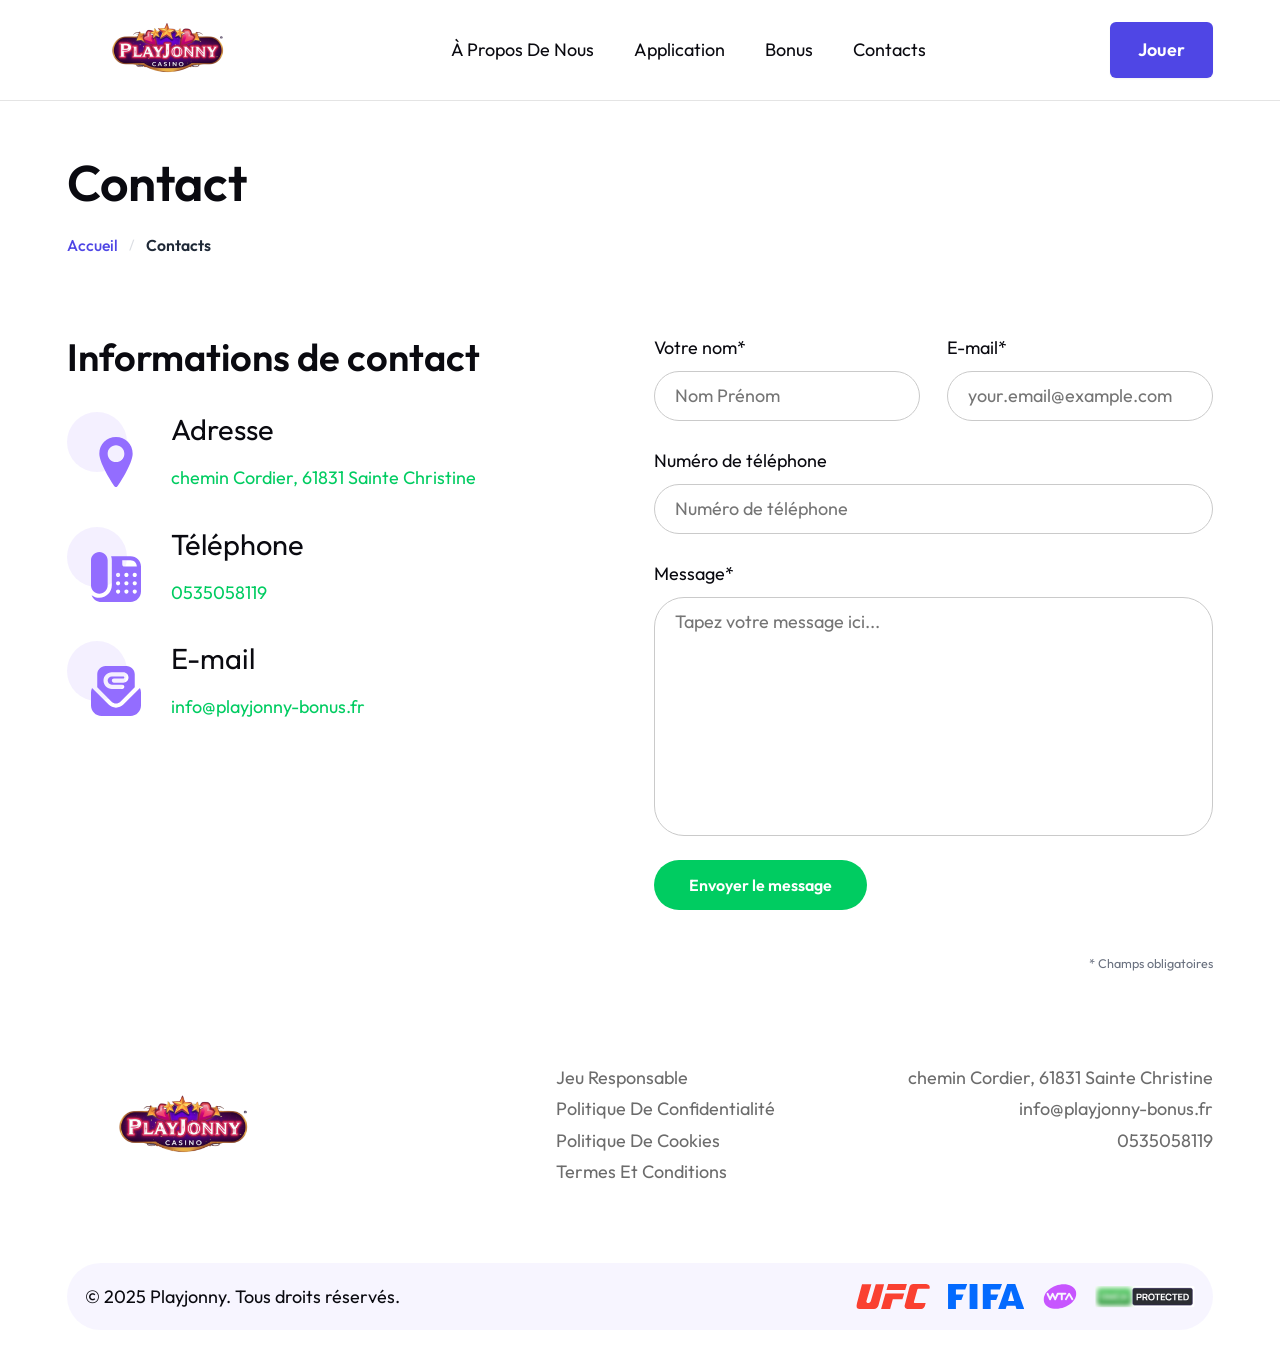
<file: contacts/index.html>
<!DOCTYPE html>
<html class="no-js" lang="fr">
<head>
  <meta charset="utf-8">
<meta name="viewport" content="width=device-width, initial-scale=1">
<meta http-equiv="x-ua-compatible" content="ie=edge"> <title>Contacts</title><meta name="description" content=""><link rel="canonical" href="https://playjonny-bonus.fr/contacts/"><link rel="icon" type="image/png" sizes="32x32" href="/images/favicon-32x32.png"><link rel="icon" type="image/png" sizes="16x16" href="/images/favicon-16x16.png"><link rel="apple-touch-icon" sizes="180x180" href="/apple-touch-icon.png"> 
<link rel="shortcut icon" href="/favicon.ico"> 
<link rel="manifest" href="/site.webmanifest"> 
<meta name="msapplication-TileColor" content="#da532c"> 
<meta name="theme-color" content="#ffffff"> 
<meta property="og:title" content="Contacts">
<meta property="og:description" content="">
<meta property="og:type" content="website">
<meta property="og:url" content="https://playjonny-bonus.fr/contacts/"><meta property="og:image" content="https://playjonny-bonus.fr/images/logo.png">
<meta name="twitter:card" content="summary_large_image">
<meta name="twitter:title" content="Contacts">
<meta name="twitter:description" content=""><meta name="twitter:image" content="https://playjonny-bonus.fr/images/logo.png"><link rel="preconnect" href="https://fonts.googleapis.com">
  <link rel="preconnect" href="https://fonts.gstatic.com" crossorigin><link href="https://fonts.googleapis.com/css2?family=Inter:wght@400;600;700&amp;family=Poppins:wght@700&amp;display=swap" rel="stylesheet"><meta name="robots" content="index, follow"><script type="application/ld+json">
{
  "@context": "https://schema.org",
  "@graph": [
    {
      "@type": "WebSite",
      "@id": "https:\/\/playjonny-bonus.fr\/#website",
      "url": "https:\/\/playjonny-bonus.fr\/",
      "name": "Playjonny",
      "potentialAction": {
        "@type": "SearchAction",
        "target": "https:\/\/playjonny-bonus.fr\/search?q={search_term_string}",
        "query-input": "required name=search_term_string"
      },
      "publisher": {
         "@id": "https:\/\/playjonny-bonus.fr\/#organization"
      },
      "inLanguage": "fr"
    },
    {
      "@type": "Organization",
      "@id": "https:\/\/playjonny-bonus.fr\/#organization",
      "name": "Playjonny",
      "url": "https:\/\/playjonny-bonus.fr\/",
      "logo": {
        "@type": "ImageObject",
        "url": "https:\/\/playjonny-bonus.fr\/images\/logo.png"

      }},{
      "@type": "BreadcrumbList",
      "@id": "https:\/\/playjonny-bonus.fr\/contacts\/#breadcrumb",
      "itemListElement": [{
          "@type": "ListItem",
          "position":  1 ,
          "name": "Accueil",
          "item": "https:\/\/playjonny-bonus.fr\/"
        },
              {
                "@type": "ListItem",
                "position":  2 ,
                "name": "PlayJonny Casino France – guide complet et avis honnête",
                "item": "https:\/\/playjonny-bonus.fr\/"
              },
        {
          "@type": "ListItem",
          "position":  3 ,
          "name": "Contacts"
        }
      ]
    },{"@type": "WebPage",
      "@id": "https:\/\/playjonny-bonus.fr\/contacts\/",
      "url": "https:\/\/playjonny-bonus.fr\/contacts\/",
      "name": "Contacts",
      "description": "",
      "inLanguage": "fr","datePublished": "2025-10-30T00:00:00Z",
      "dateModified": "2025-10-30T00:00:00Z",
      "isPartOf": {
        "@id": "https:\/\/playjonny-bonus.fr\/#website"
      },"breadcrumb": {
         "@id": "https:\/\/playjonny-bonus.fr\/contacts\/#breadcrumb"
       }}]
}
</script><link rel="stylesheet" href="/css/bootstrap.min.css">
  <link rel="stylesheet" href="/css/fontawesome.min.css">
  <link rel="stylesheet" href="/css/animate.css">
  <link rel="stylesheet" href="/css/odometer.css">
  <link rel="stylesheet" href="/css/slick.min.css">
  
  
  <link rel="stylesheet" href="/css/style.cb2076388ba101365ad19a9018518742a394037f6a1b30b3f24dbb59b4c7d7a3.css" integrity="sha256-yyB2OIuhATZa0ZqQGFGHQqOUA39qGzCz8k27WbTH16M=">
  
  <link rel="stylesheet" href="/css/style.99c1e212816482cc66560d26f7c3d857db12e8dc8301e0b3c31563c84aff9b34.css" integrity="sha256-MV8c7j4N+J6GFoENurnJ40Lm1LEUPiaTSdNAUJBx0iI=">
  
</head>

<body>
  
  <div class="cs_preloader cs_white_bg">
    <div class="cs_preloader_in position-relative"><span></span><span></span></div>
  </div>
  

  

<header class="cs_site_header cs_style_1 cs_sticky_header">
  
  <div class="cs_main_header cs_fs_18 cs_heading_color">
    <div class="container"> 
      <div class="cs_main_header_in">

        <div class="cs_main_header_left">
          
          <div class="logo">
  <a href="/" title="Playjonny">
    <img src="/images/logo.png" title="Playjonny" alt="Playjonny" width="200" height="100"></a>
</div>
        </div>

        <div class="cs_main_header_center">
          
          <div class="cs_nav"><ul class="cs_nav_list"><li class="menu-item"><a href="/a-propos-de-nous/" aria-label="Menu link À Propos De Nous"id="menu-a-propos-de-nous-main">
                  À Propos De Nous
                </a></li><li class="menu-item"><a href="/app/" aria-label="Menu link Application"id="menu-app-main">
                  Application
                </a></li><li class="menu-item"><a href="/bonus/" aria-label="Menu link Bonus"id="menu-bonus-main">
                  Bonus
                </a></li><li class="menu-item"><a href="/contacts/" aria-label="Menu link Contacts"id="menu-contacts-main">
                  Contacts
                </a></li></ul></div></div>
         <div class="header-controls">
            <a class="button play-button" title="Jouer">Jouer</a> 
            
        </div>

      </div>
    </div>
  </div>
  
  <hr>
</header>




  
  

  
  <main id="content" role="main">
    <div class="main-content-wrapper contact-page-wrapper">
    <section class="contact-hero-section">
      <div class="container">
        <div class="text-start">
          <h1 class="cs_fs_50 cs_mb_15 wow fadeInDown">Contact</h1>
        </div>
        <nav aria-label="breadcrumb" class="breadcrumbs">
  <ol class="breadcrumb-list" itemscope itemtype="https://schema.org/ListItem"><li class="breadcrumb-item" itemprop="itemListElement" itemscope itemtype="https://schema.org/ListItem"><a itemprop="item" href="/">
        <span itemprop="name">Accueil</span>
      </a>
      <meta itemprop="position" content="1" />
    </li><li class="breadcrumb-item active" aria-current="page" itemprop="itemListElement" itemscope itemtype="https://schema.org/ListItem">
      <span itemprop="name">Contacts</span>
      <meta itemprop="position" content="2" />
    </li>
  </ol>
</nav>
       <div class="cs_height_60 cs_height_lg_40"></div>
    </section>
    <section class="contact-content-section">
      <div class="container">
        <div class="row cs_gap_y_40">
          <div class="col-lg-5 wow fadeInLeft">
             <div class="cs_section_heading cs_style_1 cs_mb_30">
                <h2 class="cs_section_title cs_fs_38 mb-0">Informations de contact</h2>
             </div>
             
<div class="contact-info-details"><div class="cs_iconbox cs_style_8 cs_mb_34">
        <span class="cs_iconbox_icon">
          <svg width="50" height="50" viewBox="0 0 50 50" fill="none" xmlns="http://www.w3.org/2000/svg">
              <g clip-path="url(#clip0_address_icon)">
                 <path d="M25 0C15.6264 0 8.33337 7.29301 8.33337 16.6667C8.33337 26.8896 23.2142 49.2074 24.027 49.8715C24.3215 50.1104 24.6542 50.232 25 50.232C25.3459 50.232 25.6785 50.1104 25.973 49.8715C26.7858 49.2074 41.6667 26.8896 41.6667 16.6667C41.6667 7.29301 34.3737 0 25 0ZM25 25C20.3978 25 16.6667 21.2689 16.6667 16.6667C16.6667 12.0645 20.3978 8.33333 25 8.33333C29.6022 8.33333 33.3334 12.0645 33.3334 16.6667C33.3334 21.2689 29.6022 25 25 25Z" fill="#936DFF"/>
              </g>
              <defs>
                <clipPath id="clip0_address_icon">
                  <rect width="50" height="50" fill="white"/>
                </clipPath>
              </defs>
            </svg>
        </span>
        <div class="cs_iconbox_info">
          
          <h3 class="cs_fs_29 cs_normal cs_mb_17">Adresse</h3>
          <p class="mb-0"><a href="https://www.google.com/maps/search/?api=1&amp;query=chemin&#43;Cordier%2C&#43;61831&#43;Sainte&#43;Christine" class="cs_accent_color" target="_blank" rel="noopener noreferrer">chemin Cordier, 61831 Sainte Christine</a></p>
        </div>
      </div><div class="cs_iconbox cs_style_8 cs_mb_34">
        <span class="cs_iconbox_icon">
          
           <svg width="50" height="50" viewBox="0 0 50 50" fill="none" xmlns="http://www.w3.org/2000/svg">
             <g clip-path="url(#clip0_phone_icon)"> 
               <path d="M8.33333 41.6667C3.7375 41.6667 0 37.9292 0 33.3333V8.33333C0 3.7375 3.7375 0 8.33333 0C12.9292 0 16.6667 3.7375 16.6667 8.33333V33.3333C16.6667 37.9292 12.9292 41.6667 8.33333 41.6667ZM39.5833 4.16667H20.1187C20.5812 5.47083 20.8333 6.87292 20.8333 8.33333V33.3333C20.8333 40.2271 15.2271 45.8333 8.33333 45.8333C5.43333 45.8333 2.7625 44.8417 0.639583 43.1792C2.10625 47.1562 5.93542 50 10.4167 50H39.5833C45.3271 50 50 45.3271 50 39.5833V14.5833C50 8.83958 45.3271 4.16667 39.5833 4.16667ZM27.0833 41.6667C25.9333 41.6667 25 40.7333 25 39.5833C25 38.4333 25.9333 37.5 27.0833 37.5C28.2333 37.5 29.1667 38.4333 29.1667 39.5833C29.1667 40.7333 28.2333 41.6667 27.0833 41.6667ZM27.0833 33.3333C25.9333 33.3333 25 32.4 25 31.25C25 30.1 25.9333 29.1667 27.0833 29.1667C28.2333 29.1667 29.1667 30.1 29.1667 31.25C29.1667 32.4 28.2333 33.3333 27.0833 33.3333ZM27.0833 25C25.9333 25 25 24.0667 25 22.9167C25 21.7667 25.9333 20.8333 27.0833 20.8333C28.2333 20.8333 29.1667 21.7667 29.1667 22.9167C29.1667 24.0667 28.2333 25 27.0833 25ZM35.4167 41.6667C34.2667 41.6667 33.3333 40.7333 33.3333 39.5833C33.3333 38.4333 34.2667 37.5 35.4167 37.5C36.5667 37.5 37.5 38.4333 37.5 39.5833C37.5 40.7333 36.5667 41.6667 35.4167 41.6667ZM35.4167 33.3333C34.2667 33.3333 33.3333 32.4 33.3333 31.25C33.3333 30.1 34.2667 29.1667 35.4167 29.1667C36.5667 29.1667 37.5 30.1 37.5 31.25C37.5 32.4 36.5667 33.3333 35.4167 33.3333ZM35.4167 25C34.2667 25 33.3333 24.0667 33.3333 22.9167C33.3333 21.7667 34.2667 20.8333 35.4167 20.8333C36.5667 20.8333 37.5 21.7667 37.5 22.9167C37.5 24.0667 36.5667 25 35.4167 25ZM43.75 41.6667C42.6 41.6667 41.6667 40.7333 41.6667 39.5833C41.6667 38.4333 42.6 37.5 43.75 37.5C44.9 37.5 45.8333 38.4333 45.8333 39.5833C45.8333 40.7333 44.9 41.6667 43.75 41.6667ZM43.75 33.3333C42.6 33.3333 41.6667 32.4 41.6667 31.25C41.6667 30.1 42.6 29.1667 43.75 29.1667C44.9 29.1667 45.8333 30.1 45.8333 31.25C45.8333 32.4 44.9 33.3333 43.75 33.3333ZM43.75 25C42.6 25 41.6667 24.0667 41.6667 22.9167C41.6667 21.7667 42.6 20.8333 43.75 20.8333C44.9 20.8333 45.8333 21.7667 45.8333 22.9167C45.8333 24.0667 44.9 25 43.75 25ZM33.3333 14.5833C32.1833 14.5833 31.25 13.65 31.25 12.5V8.33333H39.5833C43.0292 8.33333 45.8333 11.1375 45.8333 14.5833H33.3333Z" fill="#936DFF"/>
             </g>
             <defs>
               <clipPath id="clip0_phone_icon">
                 <rect width="50" height="50" fill="white"/>
               </clipPath>
             </defs>
           </svg>
        </span>
        <div class="cs_iconbox_info">
          <h3 class="cs_fs_29 cs_normal cs_mb_17">Téléphone</h3>
          <p class="mb-0"><a href="tel:tel:0535058119" class="cs_accent_color" aria-label="Call us link">0535058119</a></p>
        </div>
      </div><div class="cs_iconbox cs_style_8 cs_mb_34">
      <span class="cs_iconbox_icon">
        
        <svg width="50" height="50" viewBox="0 0 50 50" fill="none" xmlns="http://www.w3.org/2000/svg">
          <g clip-path="url(#clip0_email_icon)"> 
            <path d="M29.4187 35.6706L43.75 21.3394V8.33521C43.75 3.73938 40.0125 0.0018777 35.4167 0.0018777H14.5833C9.9875 -0.000205632 6.25 3.73729 6.25 8.33313V21.3394L20.5792 35.6706C22.9417 38.031 27.0583 38.031 29.4187 35.6706ZM12.5 14.5831C12.5 9.98729 16.2375 6.24979 20.8333 6.24979H32.2917C35.1646 6.24979 37.5 8.58729 37.5 11.4581C37.5 14.329 35.1646 16.6665 32.2917 16.6665H22.9167C21.7646 16.6665 20.8333 15.7331 20.8333 14.5831C20.8333 13.4331 21.7646 12.4998 22.9167 12.4998H32.2917C32.8646 12.4998 33.3333 12.0331 33.3333 11.4581C33.3333 10.8831 32.8646 10.4165 32.2917 10.4165H20.8333C18.5354 10.4165 16.6667 12.2852 16.6667 14.5831C16.6667 16.881 18.5354 18.7498 20.8333 18.7498H31.25C32.4021 18.7498 33.3333 19.6831 33.3333 20.8331C33.3333 21.9831 32.4021 22.9165 31.25 22.9165H20.8333C16.2375 22.9165 12.5 19.179 12.5 14.5831ZM50 26.4748V39.5831C50 45.3269 45.3271 49.9998 39.5833 49.9998H10.4167C4.67292 49.9998 0 45.3269 0 39.5831V26.4748C0 24.9206 0.383333 23.4081 1.04167 22.0227L17.6354 38.6185C19.6042 40.5852 22.2188 41.6685 25.0021 41.6685C27.7854 41.6685 30.4 40.5852 32.3667 38.6185L48.9604 22.0227C49.6187 23.4081 50 24.9227 50 26.4748Z" fill="#936DFF"/>
          </g>
          <defs>
            <clipPath id="clip0_email_icon">
              <rect width="50" height="50" fill="white"/>
            </clipPath>
          </defs>
        </svg>
      </span>
      <div class="cs_iconbox_info">
        <h3 class="cs_fs_29 cs_normal cs_mb_17">E-mail</h3>
        <p class="mb-0">
          <a href="mailto:info@playjonny-bonus.fr" class="cs_accent_color" aria-label="Send mail link">info@playjonny-bonus.fr</a>
        </p>
      </div>
    </div></div>
          </div>
          <div class="col-xl-6 col-lg-7 offset-xl-1 wow fadeInRight">
             <div class="contact-form-wrapper"> 

  <form action="#" method="POST"
        class="cs_contact_form row cs_gap_y_24" 
        id="cs_form" >

    
    <div class="col-sm-6">
      <label for="form-name">Votre nom*</label>
      <input type="text" name="fullname" class="cs_form_field cs_radius_30" id="form-name" required
             placeholder="Nom Prénom">
    </div>

    
    <div class="col-sm-6">
      <label for="form-email">E-mail*</label>
      <input type="email" name="email" class="cs_form_field cs_radius_30" id="form-email" required
             placeholder="your.email@example.com">
    </div>

    
    <div class="col-sm-12"> 
      <label for="form-phone">Numéro de téléphone</label> 
      <input type="tel" name="phone" class="cs_form_field cs_radius_30" id="form-phone"
             placeholder="Numéro de téléphone">
    </div>
    <div class="col-sm-12">
      <label for="form-message">Message*</label>
      <textarea name="message" rows="7" id="form-message" class="cs_form_field cs_radius_30" required
                placeholder="Tapez votre message ici..."></textarea>
    </div>

    
    <div class="honeypot" aria-hidden="true" style="position: absolute; left: -5000px;">
      <label for="bot-field">Don't fill this out if you're human:</label>
      <input type="text" id="bot-field" name="bot-field" tabindex="-1">
    </div>

    
    <div class="col-sm-12">
      <button type="submit" aria-label="Send message button"
              class="cs_btn cs_style_1 cs_accent_bg cs_purple_hover cs_fs_16 cs_semibold cs_white_color cs_radius_30 wow fadeInUp"> 
        <span>Envoyer le message</span>
      </button>
      
      <div id="cs_result" class="cs_result"></div>
    </div>

    <p class="required-notice col-12 text-end" style="margin-top: 1rem; font-size: 0.8em; color: var(--theme-text-color-light);"><small>* Champs obligatoires</small></p> </form>
</div>
          </div>
        </div>
      </div>
    </section>
  </div>
  </main>

  <footer class="cs_footer style_1 type_1">
  <div class="container">
    <div class="cs_footer_main">
      <div class="row cs_gap_y_30">
        <div class="col-xl-5 col-lg-4 col-md-7">
          <div class="cs_footer_widget cs_text_widget">
            <div class="cs_brand cs_mb_10 wow fadeInUp" data-wow-delay="0.1s">
              <a href="/" title="Playjonny" class="footer-logo-link">
  <img src="/images/logo.png" title="Playjonny" alt="Playjonny" width="150" height="50"
    loading="lazy">
</a>
            </div>
          </div>
        </div>
        <div class="col-xl-3 col-lg-3 col-md-7">
          <div class="cs_footer_widget cs_help_widget"><ul class="cs_footer_medu cs_mp_0"><li><a href="/jeu-responsable/" aria-label="Jeu Responsable page link">Jeu Responsable</a></li><li><a href="/politique-de-confidentialite/" aria-label="Politique De Confidentialité page link">Politique De Confidentialité</a></li><li><a href="/politique-de-cookies/" aria-label="Politique De Cookies page link">Politique De Cookies</a></li><li><a href="/termes-et-conditions/" aria-label="Termes Et Conditions page link">Termes Et Conditions</a></li></ul></div>
        </div>
        <div class="col-xl-4 col-lg-3 col-md-4 offset-md-1 offset-lg-0 text-start text-md-end">
          <div class="cs_footer_widget cs_contact_widget">
            <ul class="cs_footer_medu cs_mp_0"><li><a href="https://www.google.com/maps/search/?api=1&amp;query=chemin&#43;Cordier%2C&#43;61831&#43;Sainte&#43;Christine" aria-label="Email send link">chemin Cordier, 61831 Sainte Christine</a></li><li><a href="mailto:info@playjonny-bonus.fr" aria-label="Email send link">info@playjonny-bonus.fr</a></li><li><a href="tel:tel:0535058119" aria-label="Phone call link">0535058119</a></li></ul>
          </div>
        </div>

      </div>
    </div>
    <div class="cs_height_62 cs_height_lg_40"></div>
    <div class="cs_footer_bottom cs_gray_bg_2 cs_radius_50 d-flex p-3 align-items-center mb-4">
      <div class="cs_footer_text cs_heading_color"><span class="copyright">© 2025 Playjonny. Tous droits réservés.</span></div>
      <div class="footer-casino-logos"><div class="casino-logo-gallery">
    <div class="logo-items"><div class="casino-logo-item">
          <img src="/images/casino-logos/ufc.svg" title="Playjonny" alt="Playjonny" loading="lazy" width="120" height="45" style="max-height: 40px; width: auto;"></div><div class="casino-logo-item">
          <img src="/images/casino-logos/fifa.svg" title="Playjonny" alt="Playjonny" loading="lazy" width="120" height="45" style="max-height: 40px; width: auto;"></div><div class="casino-logo-item">
          <img src="/images/casino-logos/wta.svg" title="Playjonny" alt="Playjonny" loading="lazy" width="120" height="45" style="max-height: 40px; width: auto;"></div><div class="casino-logo-item">
          <img src="/images/casino-logos/protected.svg" title="Playjonny" alt="Playjonny" loading="lazy" width="120" height="45" style="max-height: 40px; width: auto;"></div></div>
  </div></div>
    </div>
  </div>

</footer>

  
  
  <button type="button" aria-label="Scroll to top button" class="cs_scrollup cs_purple_bg cs_white_color cs_radius_100">
    <svg width="20" height="20" viewBox="0 0 20 20" fill="none" xmlns="http://www.w3.org/2000/svg">
      <path d="M0 10L1.7625 11.7625L8.75 4.7875V20H11.25V4.7875L18.225 11.775L20 10L10 0L0 10Z" fill="currentColor" />
    </svg>
  </button>
  

  
  
  <script src="/js/jquery.min.js"></script>
  <script src="/js/wow.min.js"></script>
  <script src="/js/jquery.slick.min.js"></script>
  <script src="/js/odometer.js"></script>
  
  
  
    
    <script src="/js/main.64feeb02f4f5949dccfc3dfb05a407476bfee73e4bf2048636471bf489984dac.js" integrity="sha256-ZP7rAvT1lJ3M/D37BaQHR2v+5z5L8gSGNkcb9ImYTaw=" defer></script>
  
  
  
  
  
  <script src="/app.75ec526eb1598f61b6bd8502ae91b2c26b866bf129d79582795bd5b3cfc61631.js" integrity="sha256-NZJLWIpodVmQOb1yh9V4M2isPQ1ce3NpVr/EmTxOqdE=" defer></script>

</body>
</html>
</file>
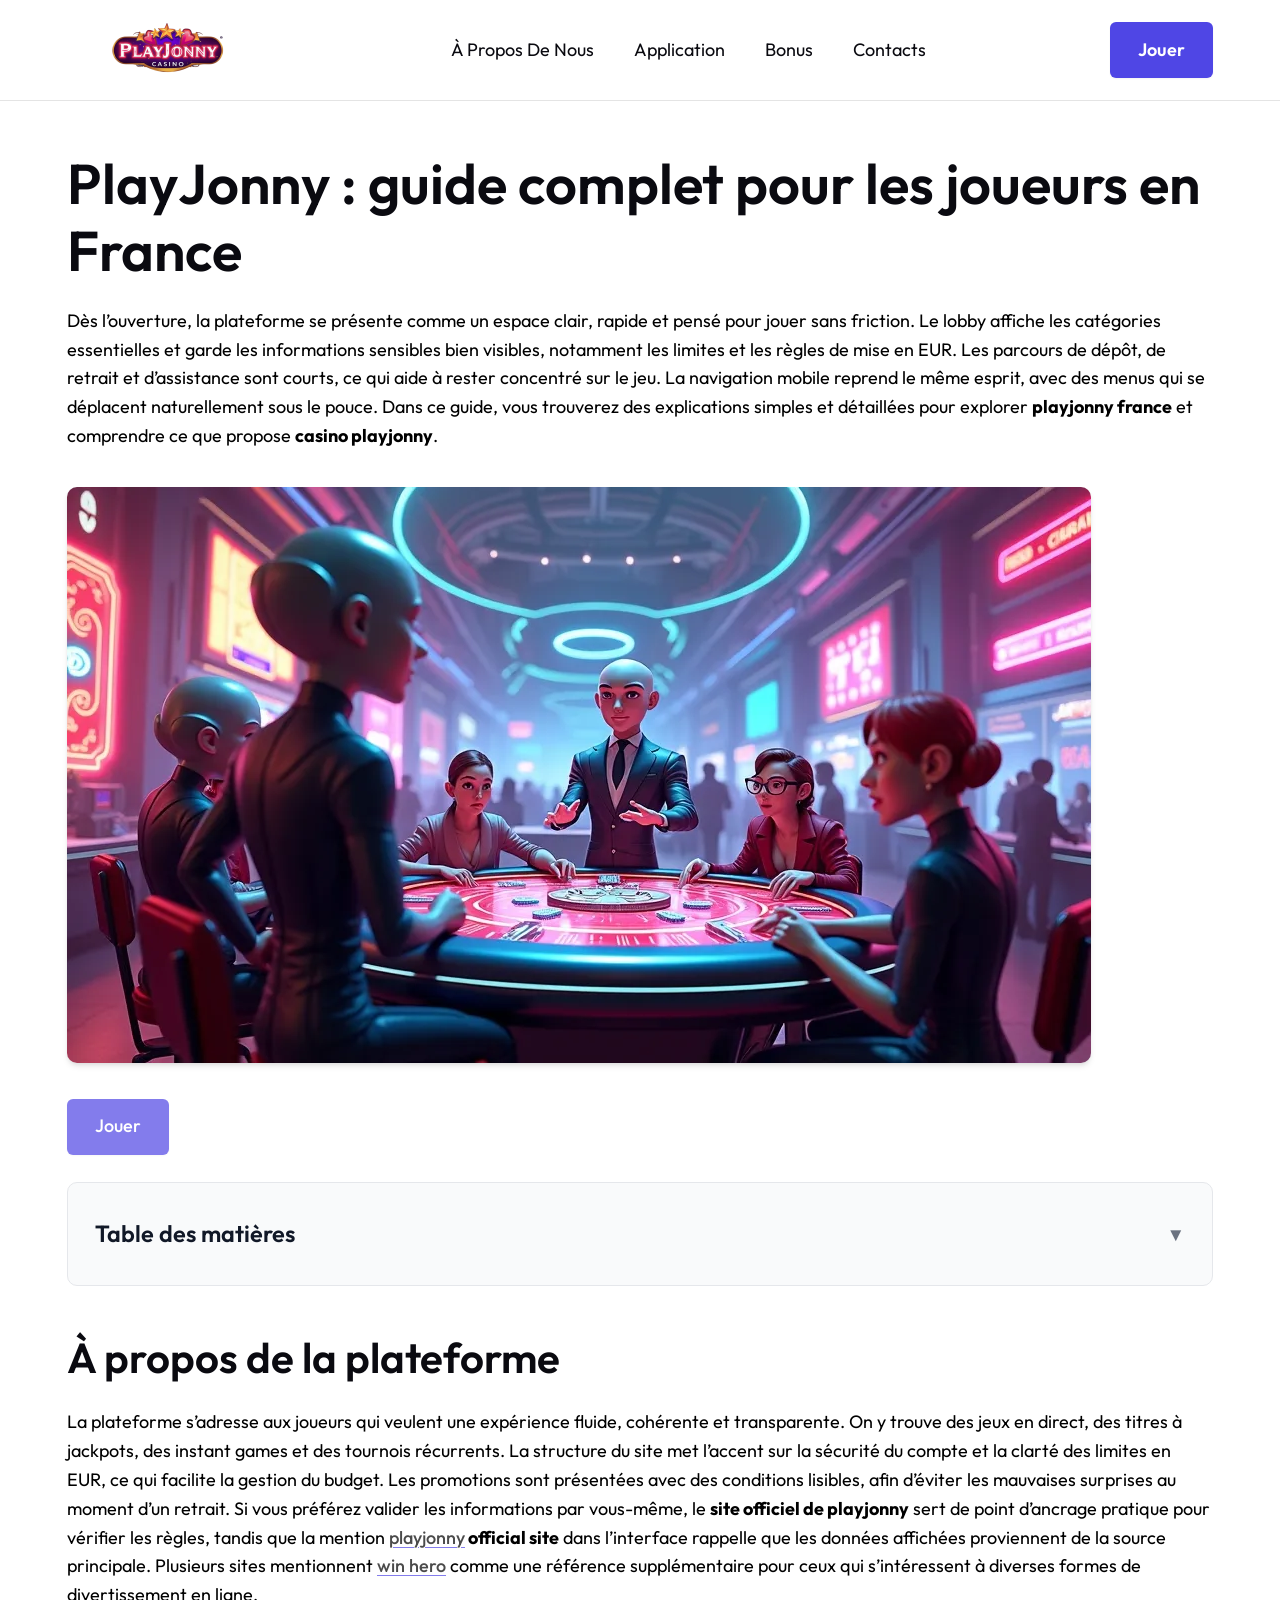
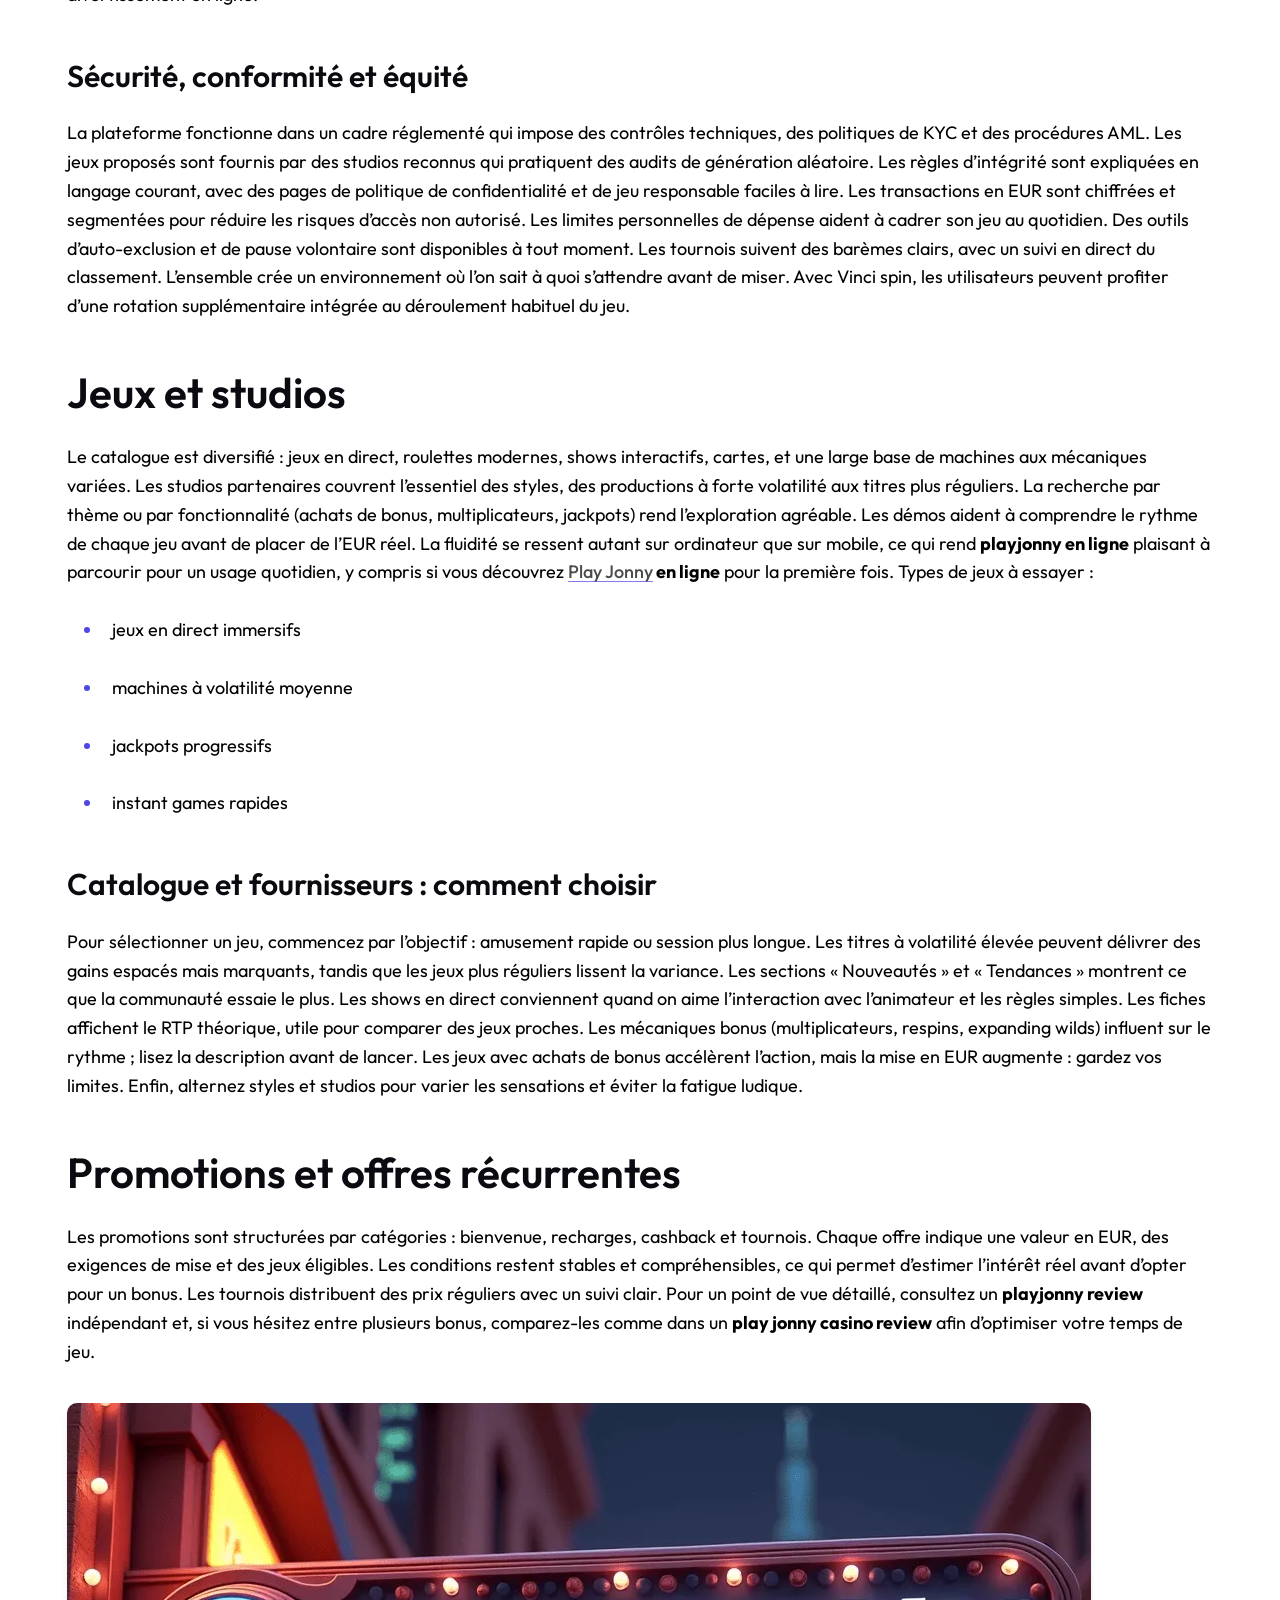
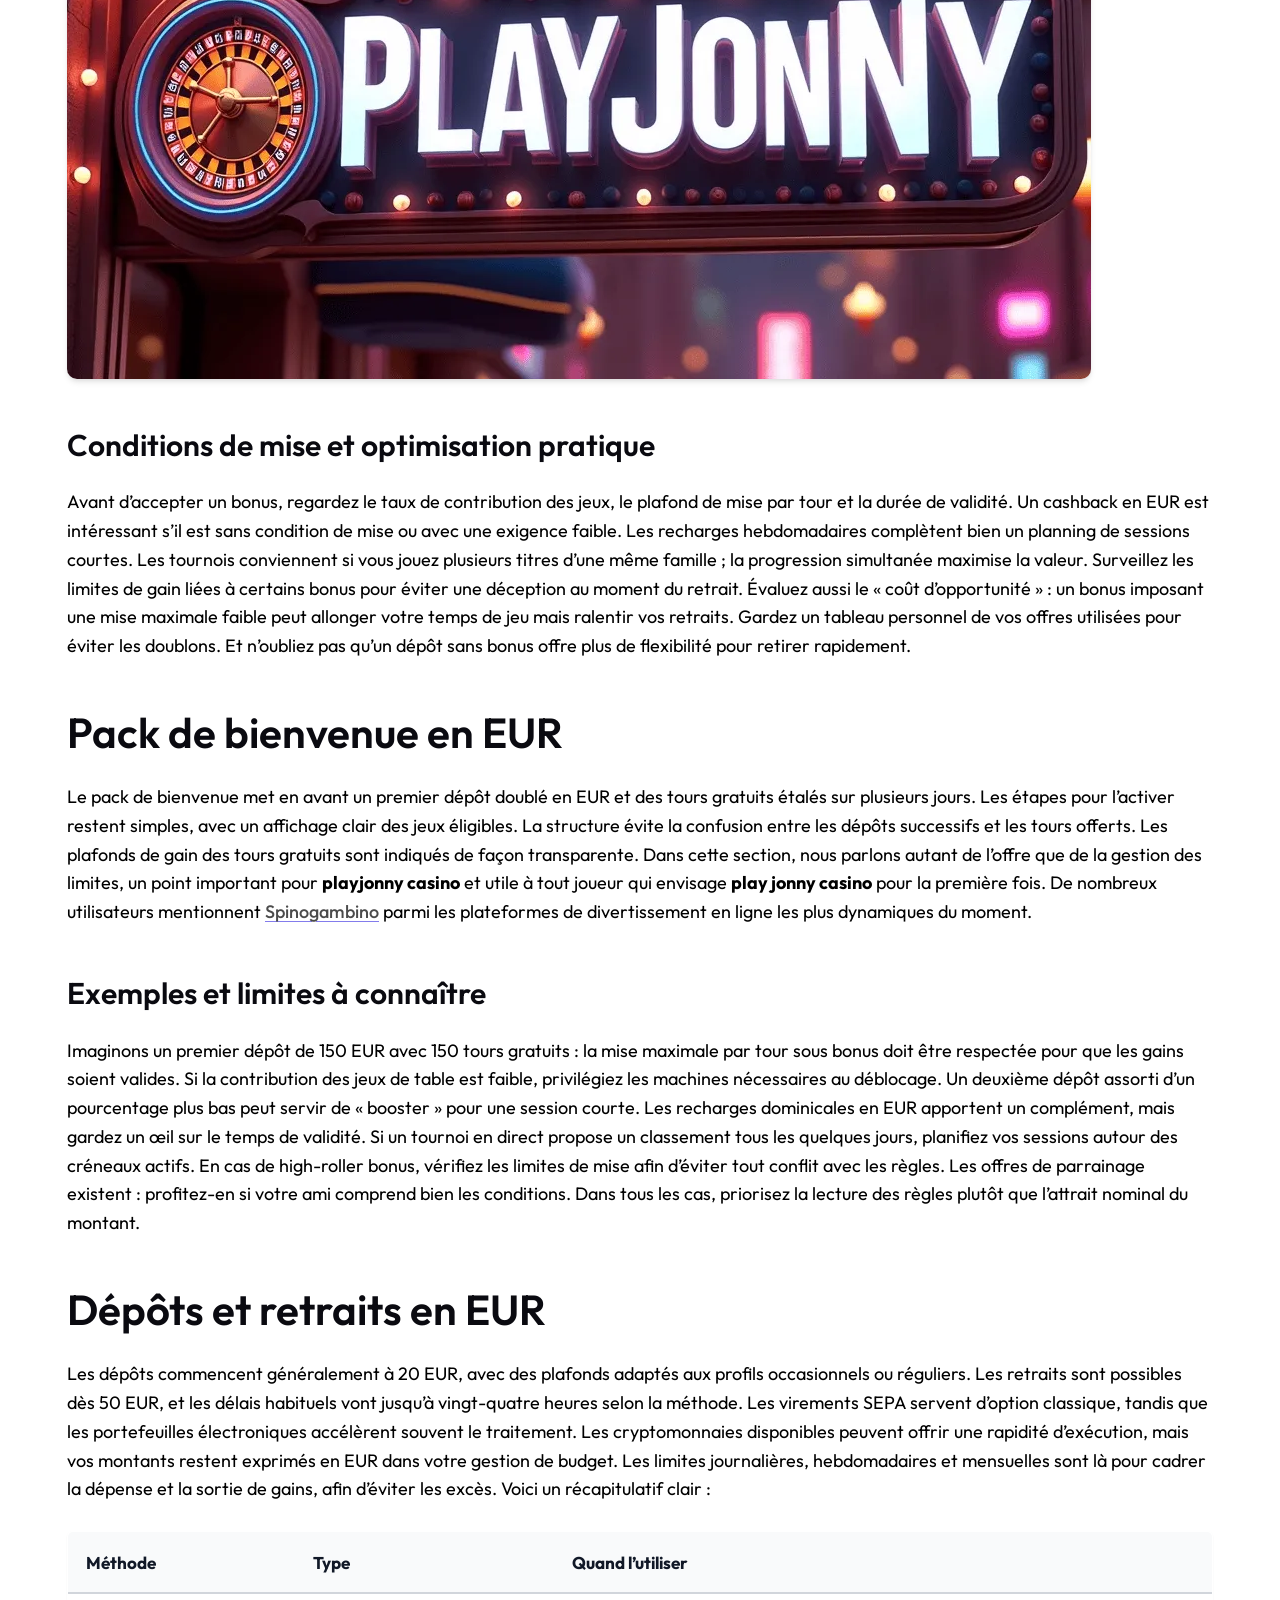
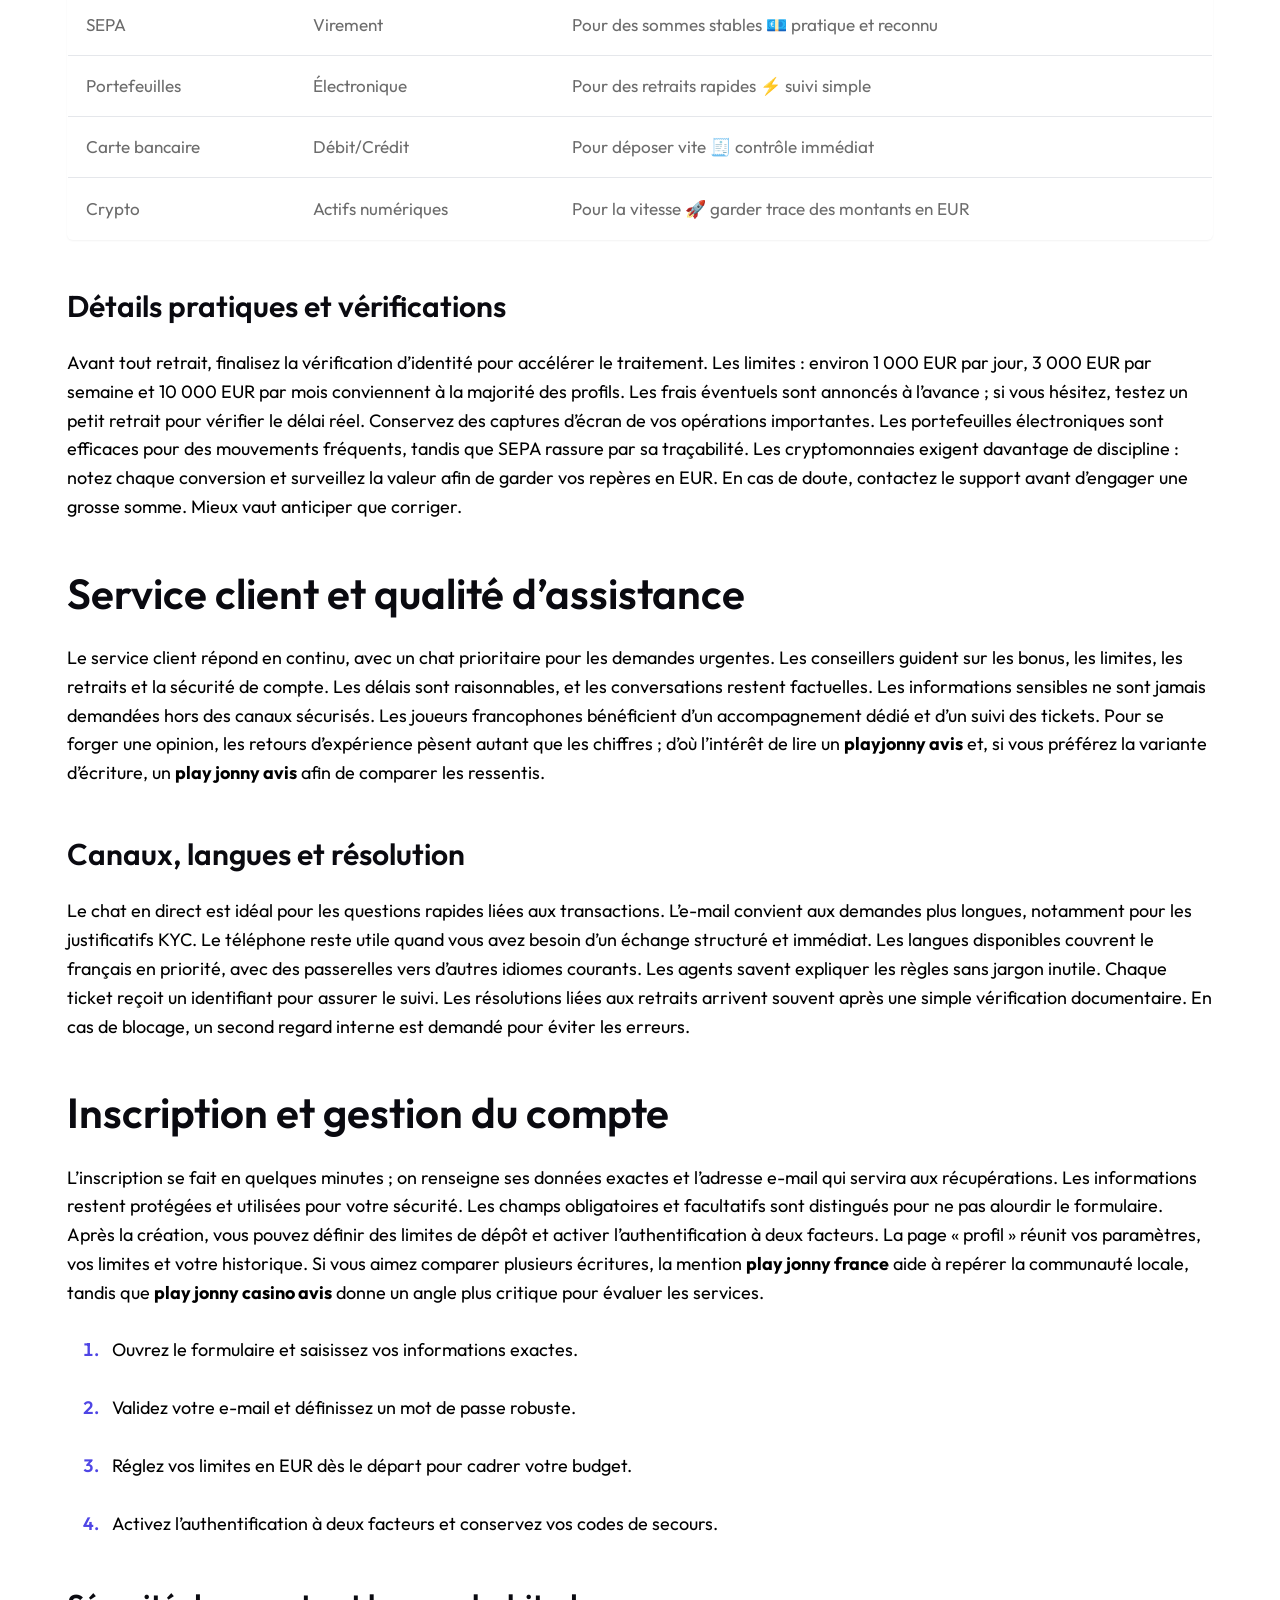
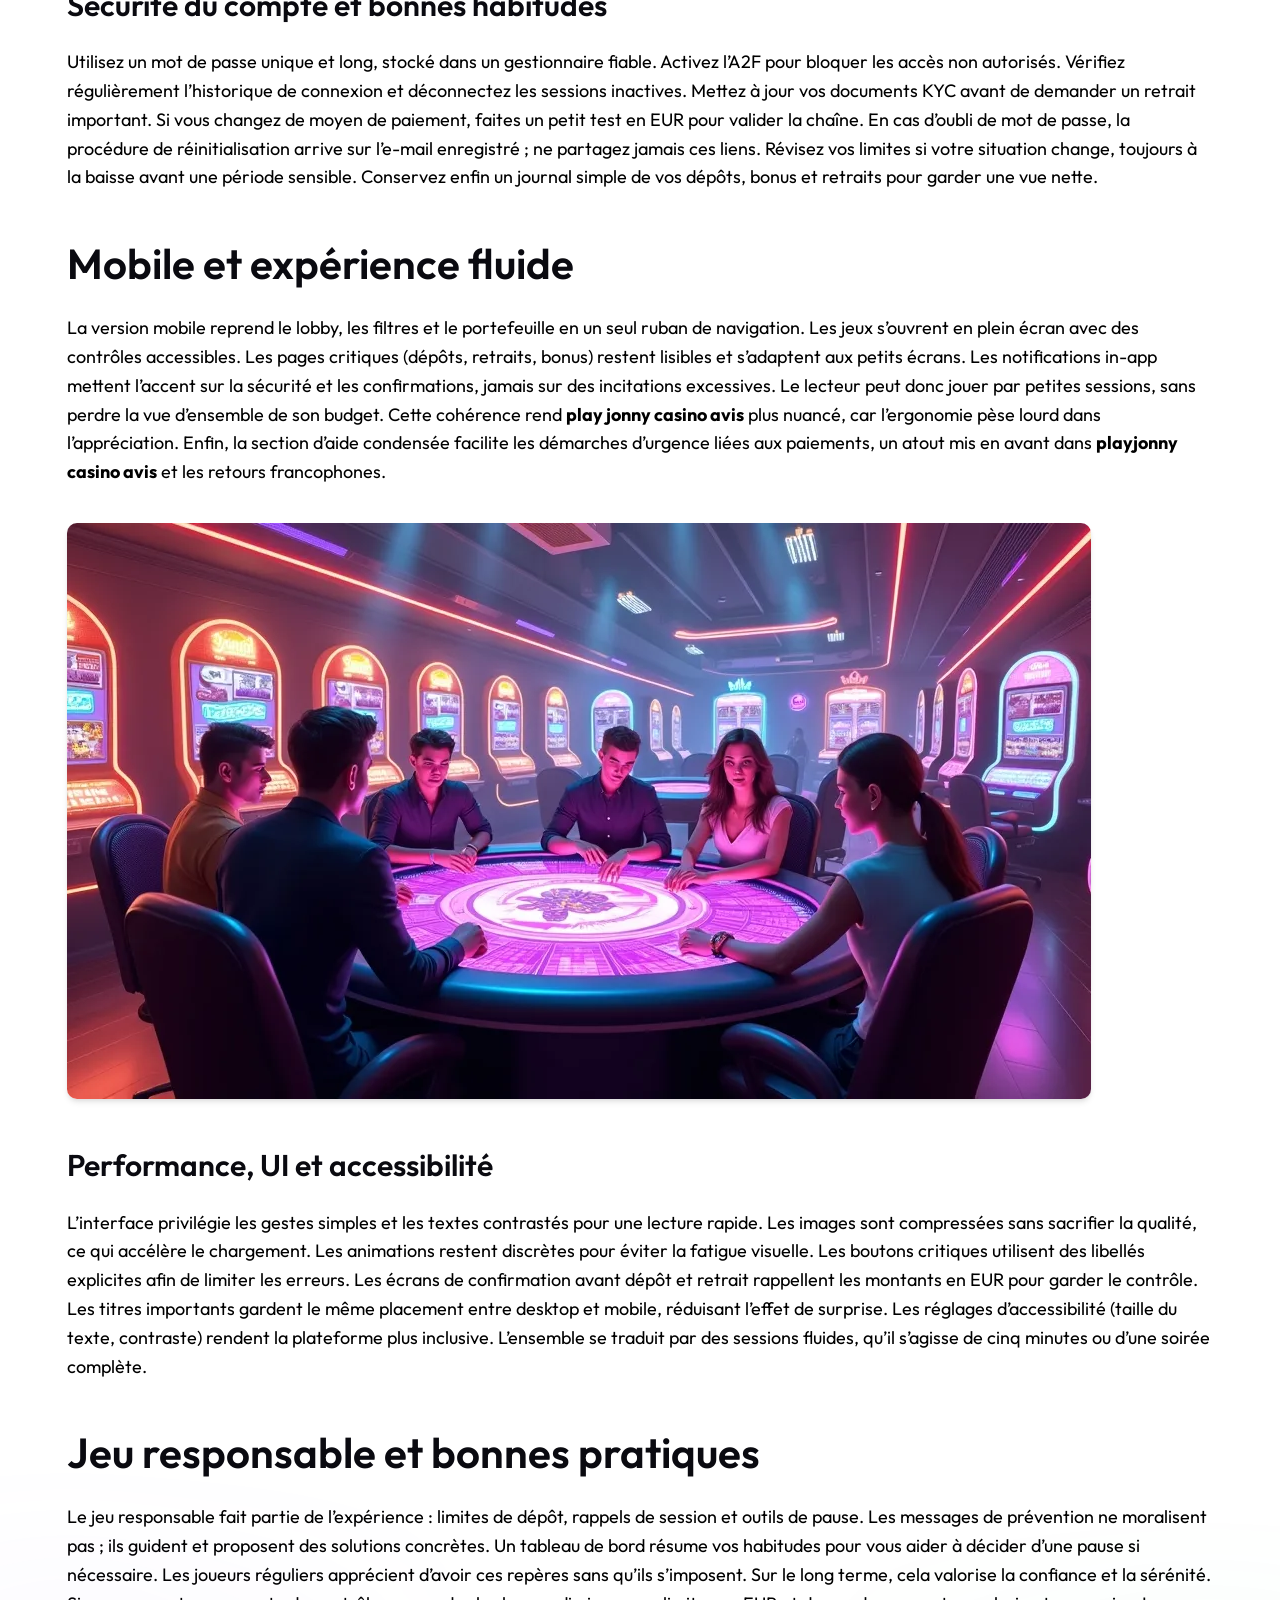
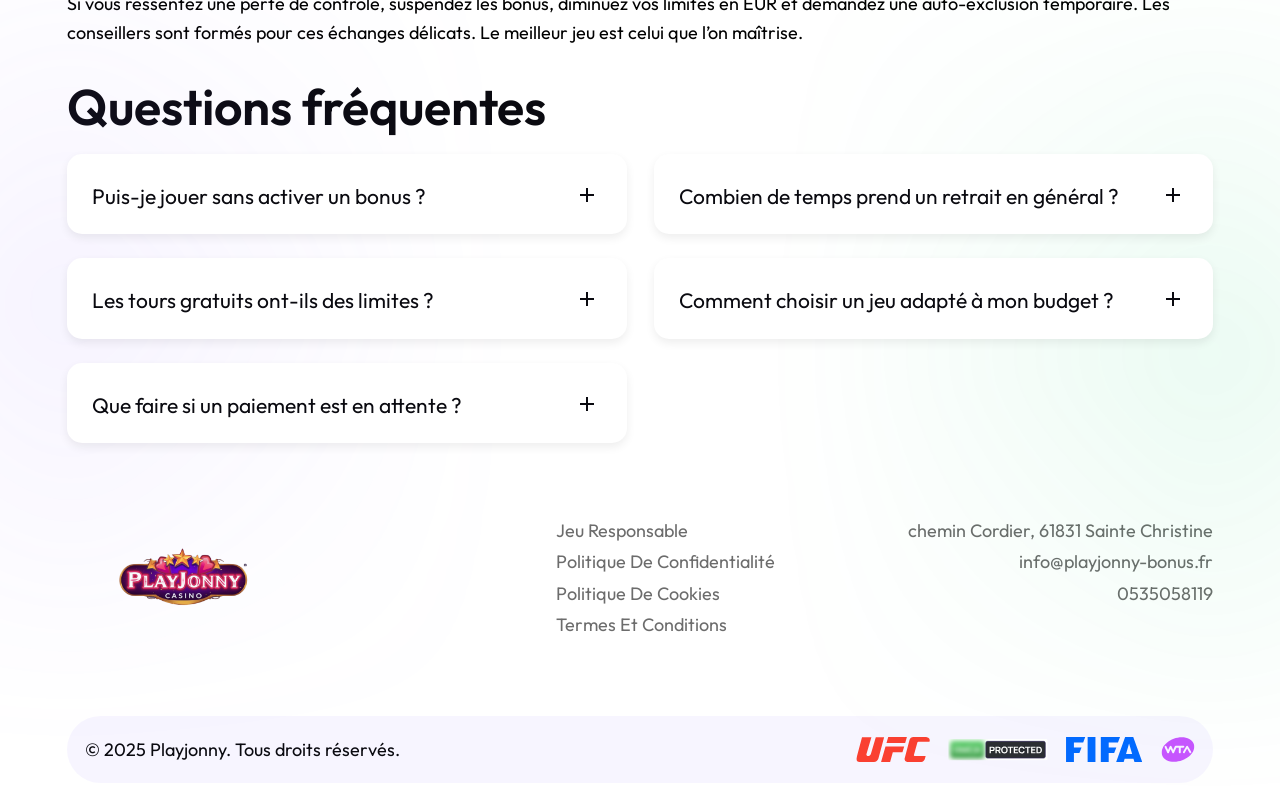
<file: fr-FR/index.html>
<!DOCTYPE html>
<html class="no-js" lang="fr-FR">
<head>
  <meta charset="utf-8">
<meta name="viewport" content="width=device-width, initial-scale=1">
<meta http-equiv="x-ua-compatible" content="ie=edge"> <title>PlayJonny Casino France – guide complet et avis honnête</title><meta name="description" content="Découvrez PlayJonny en France : jeux, bonus en EUR, dépôts/retraits,
service client, sécurité et conseils."><meta name="keywords" content="playjonny, playjonny casino, playjonny avis, playjonny official site, playjonny review, playjonny casino avis, site officiel de playjonny, casino playjonny, playjonny online, playjonny france, playjonny en ligne, play jonny, play jonny casino, play jonny avis, play jonny casino avis, play jonny france, play jonny en ligne, play jonny casino review"><link rel="canonical" href="https://playjonny-bonus.fr/fr-FR/"><link rel="icon" type="image/png" sizes="32x32" href="/images/favicon-32x32.png"><link rel="icon" type="image/png" sizes="16x16" href="/images/favicon-16x16.png"><link rel="apple-touch-icon" sizes="180x180" href="/apple-touch-icon.png"> 
<link rel="shortcut icon" href="/favicon.ico"> 
<link rel="manifest" href="/site.webmanifest"> 
<meta name="msapplication-TileColor" content="#da532c"> 
<meta name="theme-color" content="#ffffff"> 
<meta property="og:title" content="PlayJonny Casino France – guide complet et avis honnête">
<meta property="og:description" content="Découvrez PlayJonny en France : jeux, bonus en EUR, dépôts/retraits,
service client, sécurité et conseils.">
<meta property="og:type" content="website">
<meta property="og:url" content="https://playjonny-bonus.fr/fr-FR/"><meta property="og:image" content="https://playjonny-bonus.fr/images/doc_main/playjonny-casino-france-%E2%80%93-guide-complet-et-avis-honnete-1.webp">
<meta name="twitter:card" content="summary_large_image">
<meta name="twitter:title" content="PlayJonny Casino France – guide complet et avis honnête">
<meta name="twitter:description" content="Découvrez PlayJonny en France : jeux, bonus en EUR, dépôts/retraits,
service client, sécurité et conseils."><meta name="twitter:image" content="https://playjonny-bonus.fr/images/doc_main/playjonny-casino-france-%E2%80%93-guide-complet-et-avis-honnete-1.webp"><link rel="preconnect" href="https://fonts.googleapis.com">
  <link rel="preconnect" href="https://fonts.gstatic.com" crossorigin><link href="https://fonts.googleapis.com/css2?family=Inter:wght@400;600;700&amp;family=Poppins:wght@700&amp;display=swap" rel="stylesheet"><meta name="robots" content="index, follow"><script type="application/ld+json">
{
  "@context": "https://schema.org",
  "@graph": [
    {
      "@type": "WebSite",
      "@id": "https:\/\/playjonny-bonus.fr\/#website",
      "url": "https:\/\/playjonny-bonus.fr\/",
      "name": "Playjonny",
      "potentialAction": {
        "@type": "SearchAction",
        "target": "https:\/\/playjonny-bonus.fr\/search?q={search_term_string}",
        "query-input": "required name=search_term_string"
      },
      "publisher": {
         "@id": "https:\/\/playjonny-bonus.fr\/#organization"
      },
      "inLanguage": "fr"
    },
    {
      "@type": "Organization",
      "@id": "https:\/\/playjonny-bonus.fr\/#organization",
      "name": "Playjonny",
      "url": "https:\/\/playjonny-bonus.fr\/",
      "logo": {
        "@type": "ImageObject",
        "url": "https:\/\/playjonny-bonus.fr\/images\/logo.png"

      }},{"@type": "WebPage",
      "@id": "https:\/\/playjonny-bonus.fr\/",
      "url": "https:\/\/playjonny-bonus.fr\/",
      "name": "PlayJonny Casino France – guide complet et avis honnête",
      "description": "Découvrez PlayJonny en France : jeux, bonus en EUR, dépôts\/retraits,\nservice client, sécurité et conseils.",
      "inLanguage": "fr","datePublished": "2025-10-21T00:00:00Z",
      "dateModified": "2025-10-21T00:00:00Z",
      "isPartOf": {
        "@id": "https:\/\/playjonny-bonus.fr\/#website"
      }},
    {
      "@type": "FAQPage",
      "mainEntity": [{
          "@type": "Question",
          "name": "Puis-je jouer sans activer un bonus ?",
          "acceptedAnswer": {
            "@type": "Answer",
            "text": "Oui, c’est possible et parfois préférable si vous visez des retraits rapides. Sans bonus, vous n’avez pas d’exigence de mise à respecter. Cela vous laisse libre de changer de jeu quand vous le souhaitez. En revanche, vous renoncez à la valeur ajoutée du bonus, qui peut prolonger vos sessions. À vous de trancher selon votre budget et votre patience.\n"
          }
        },{
          "@type": "Question",
          "name": "Combien de temps prend un retrait en général ?",
          "acceptedAnswer": {
            "@type": "Answer",
            "text": "Le délai varie selon la méthode, mais un traitement jusqu’à vingt-quatre heures est courant une fois le compte vérifié. Les portefeuilles électroniques sont souvent plus rapides. Les virements SEPA prennent un peu plus de temps bancaire. Finalisez le KYC avant de demander un gros montant pour éviter un aller-retour. En cas d’urgence, contactez le chat avec votre identifiant de ticket.\n"
          }
        },{
          "@type": "Question",
          "name": "Les tours gratuits ont-ils des limites ?",
          "acceptedAnswer": {
            "@type": "Answer",
            "text": "Oui, ils sont souvent associés à un plafond de gain et à une liste de jeux éligibles. Lisez la règle de mise maximale par tour pour ne pas invalider vos gains. Surveillez aussi la durée de validité ; elle peut être courte. Utilisez d’abord vos tours, puis vos fonds en EUR. Si vous n’êtes pas sûr, demandez une confirmation au support avant d’activer l’offre.\n"
          }
        },{
          "@type": "Question",
          "name": "Comment choisir un jeu adapté à mon budget ?",
          "acceptedAnswer": {
            "@type": "Answer",
            "text": "Regardez la volatilité et le RTP théorique. Si vous avez un budget serré, une volatilité plus basse rendra l’expérience plus régulière. Pour des sensations fortes, une volatilité élevée peut convenir, à condition de définir des limites strictes en EUR. Testez la démo pour juger du rythme. Alternez les styles pour mieux gérer la variance.\n"
          }
        },{
          "@type": "Question",
          "name": "Que faire si un paiement est en attente ?",
          "acceptedAnswer": {
            "@type": "Answer",
            "text": "Vérifiez vos messages : il peut manquer un document KYC. Assurez-vous que la méthode de retrait correspond à celle du dépôt quand c’est requis. Si besoin, effectuez un petit test en EUR pour valider le canal. Gardez les captures d’écran et communiquez l’heure approximative de l’opération au support. La plupart des cas se débloquent après une simple vérification.\n"
          }
        }]
    }]
}
</script><link rel="stylesheet" href="/css/bootstrap.min.css">
  <link rel="stylesheet" href="/css/fontawesome.min.css">
  <link rel="stylesheet" href="/css/animate.css">
  <link rel="stylesheet" href="/css/odometer.css">
  <link rel="stylesheet" href="/css/slick.min.css">
  
  
  <link rel="stylesheet" href="/css/style.cb2076388ba101365ad19a9018518742a394037f6a1b30b3f24dbb59b4c7d7a3.css" integrity="sha256-yyB2OIuhATZa0ZqQGFGHQqOUA39qGzCz8k27WbTH16M=">
  
  <link rel="stylesheet" href="/css/style.99c1e212816482cc66560d26f7c3d857db12e8dc8301e0b3c31563c84aff9b34.css" integrity="sha256-MV8c7j4N+J6GFoENurnJ40Lm1LEUPiaTSdNAUJBx0iI=">
  
<link rel="alternate" hreflang="fr" href="https://playjonny-bonus.fr/">
<link rel="alternate" hreflang="fr-FR" href="https://playjonny-bonus.fr/fr-FR/">
</head>

<body>
  
  <div class="cs_preloader cs_white_bg">
    <div class="cs_preloader_in position-relative"><span></span><span></span></div>
  </div>
  

  

<header class="cs_site_header cs_style_1 cs_sticky_header">
  
  <div class="cs_main_header cs_fs_18 cs_heading_color">
    <div class="container"> 
      <div class="cs_main_header_in">

        <div class="cs_main_header_left">
          
          <div class="logo">
  <a href="/" title="Playjonny">
    <img src="/images/logo.png" title="Playjonny" alt="Playjonny" width="200" height="100"></a>
</div>
        </div>

        <div class="cs_main_header_center">
          
          <div class="cs_nav"><ul class="cs_nav_list"><li class="menu-item"><a href="/a-propos-de-nous/" aria-label="Menu link À Propos De Nous"id="menu-a-propos-de-nous-main">
                  À Propos De Nous
                </a></li><li class="menu-item"><a href="/app/" aria-label="Menu link Application"id="menu-app-main">
                  Application
                </a></li><li class="menu-item"><a href="/bonus/" aria-label="Menu link Bonus"id="menu-bonus-main">
                  Bonus
                </a></li><li class="menu-item"><a href="/contacts/" aria-label="Menu link Contacts"id="menu-contacts-main">
                  Contacts
                </a></li></ul></div></div>
         <div class="header-controls">
            <a class="button play-button" title="Jouer">Jouer</a> 
            
        </div>

      </div>
    </div>
  </div>
  
  <hr>
</header>




  
  

  
  <main id="content" role="main">
    
  <div class="main-content-wrapper"> 

    
    

    <section class="content-section"> 
        <div class="container">
          <div class="content-area home-content"> 
            <h1 id="playjonny--guide-complet-pour-les-joueurs-en-france">PlayJonny : guide complet pour les joueurs en France</h1>
<p>Dès l’ouverture, la plateforme se présente comme un espace clair, rapide
et pensé pour jouer sans friction. Le lobby affiche les catégories
essentielles et garde les informations sensibles bien visibles,
notamment les limites et les règles de mise en EUR. Les parcours de
dépôt, de retrait et d’assistance sont courts, ce qui aide à rester
concentré sur le jeu. La navigation mobile reprend le même esprit, avec
des menus qui se déplacent naturellement sous le pouce. Dans ce guide,
vous trouverez des explications simples et détaillées pour explorer
<strong>playjonny france</strong> et comprendre ce que propose <strong>casino
playjonny</strong>.
<img src="/images/doc_main/playjonny-casino-france-%e2%80%93-guide-complet-et-avis-honnete-1.webp" alt="playjonny" title="playjonny" loading="lazy"></p>
<p><a class="button play-button" title="Jouer">Jouer</a>
<script type="application/ld+json">{"@context":"https://schema.org","@id":"https://playjonny-bonus.fr/#toc-09e589d24afdb7d99b28ce5180415605","@type":"SiteNavigationElement","isPartOf":{"@id":"https://playjonny-bonus.fr/","@type":"WebPage"},"name":"Table des matières"}</script>

  <aside class="toc-container" id="toc-09e589d24afdb7d99b28ce5180415605">
    <h2 class="toc-title">
      <button type="button" class="toc-toggle-button" aria-expanded="false" aria-controls="toc-content-toc-09e589d24afdb7d99b28ce5180415605">
        <div>Table des matières</div>
        <span class="toc-toggle-icon" aria-hidden="true">▼</span>
      </button>
    </h2>
    <div class="toc-content-wrapper" id="toc-content-toc-09e589d24afdb7d99b28ce5180415605">
      <nav id="TableOfContents"><nav id="TableOfContents">
  <ul>
    <li><a href="#à-propos-de-la-plateforme">À propos de la plateforme</a>
      <ul>
        <li><a href="#sécurité-conformité-et-équité">Sécurité, conformité et équité</a></li>
      </ul>
    </li>
    <li><a href="#jeux-et-studios">Jeux et studios</a>
      <ul>
        <li><a href="#catalogue-et-fournisseurs--comment-choisir">Catalogue et fournisseurs : comment choisir</a></li>
      </ul>
    </li>
    <li><a href="#promotions-et-offres-récurrentes">Promotions et offres récurrentes</a>
      <ul>
        <li><a href="#conditions-de-mise-et-optimisation-pratique">Conditions de mise et optimisation pratique</a></li>
      </ul>
    </li>
    <li><a href="#pack-de-bienvenue-en-eur">Pack de bienvenue en EUR</a>
      <ul>
        <li><a href="#exemples-et-limites-à-connaître">Exemples et limites à connaître</a></li>
      </ul>
    </li>
    <li><a href="#dépôts-et-retraits-en-eur">Dépôts et retraits en EUR</a>
      <ul>
        <li><a href="#détails-pratiques-et-vérifications">Détails pratiques et vérifications</a></li>
      </ul>
    </li>
    <li><a href="#service-client-et-qualité-dassistance">Service client et qualité d’assistance</a>
      <ul>
        <li><a href="#canaux-langues-et-résolution">Canaux, langues et résolution</a></li>
      </ul>
    </li>
    <li><a href="#inscription-et-gestion-du-compte">Inscription et gestion du compte</a>
      <ul>
        <li><a href="#sécurité-du-compte-et-bonnes-habitudes">Sécurité du compte et bonnes habitudes</a></li>
      </ul>
    </li>
    <li><a href="#mobile-et-expérience-fluide">Mobile et expérience fluide</a>
      <ul>
        <li><a href="#performance-ui-et-accessibilité">Performance, UI et accessibilité</a></li>
      </ul>
    </li>
    <li><a href="#jeu-responsable-et-bonnes-pratiques">Jeu responsable et bonnes pratiques</a></li>
  </ul>
</nav></nav>
    </div>
  </aside></p>
<h2 id="à-propos-de-la-plateforme">À propos de la plateforme</h2>
<p>La plateforme s’adresse aux joueurs qui veulent une expérience fluide,
cohérente et transparente. On y trouve des jeux en direct, des titres à
jackpots, des instant games et des tournois récurrents. La structure du
site met l’accent sur la sécurité du compte et la clarté des limites en
EUR, ce qui facilite la gestion du budget. Les promotions sont
présentées avec des conditions lisibles, afin d’éviter les mauvaises
surprises au moment d’un retrait. Si vous préférez valider les
informations par vous-même, le <strong>site officiel de playjonny</strong> sert de
point d’ancrage pratique pour vérifier les règles, tandis que la mention
<strong><a href="https://playjonnys.fr">playjonny</a> official site</strong> dans l’interface rappelle que les données
affichées proviennent de la source principale. Plusieurs sites mentionnent <a href="https://win-hero.fr" title="win hero">win hero</a> comme une référence supplémentaire pour ceux qui s’intéressent à diverses formes de divertissement en ligne.</p>
<h3 id="sécurité-conformité-et-équité">Sécurité, conformité et équité</h3>
<p>La plateforme fonctionne dans un cadre réglementé qui impose des
contrôles techniques, des politiques de KYC et des procédures AML. Les
jeux proposés sont fournis par des studios reconnus qui pratiquent des
audits de génération aléatoire. Les règles d’intégrité sont expliquées
en langage courant, avec des pages de politique de confidentialité et de
jeu responsable faciles à lire. Les transactions en EUR sont chiffrées
et segmentées pour réduire les risques d’accès non autorisé. Les limites
personnelles de dépense aident à cadrer son jeu au quotidien. Des outils
d’auto-exclusion et de pause volontaire sont disponibles à tout moment.
Les tournois suivent des barèmes clairs, avec un suivi en direct du
classement. L’ensemble crée un environnement où l’on sait à quoi
s’attendre avant de miser. Avec Vinci spin, les utilisateurs peuvent profiter d’une rotation supplémentaire intégrée au déroulement habituel du jeu.</p>
<h2 id="jeux-et-studios">Jeux et studios</h2>
<p>Le catalogue est diversifié : jeux en direct, roulettes modernes, shows
interactifs, cartes, et une large base de machines aux mécaniques
variées. Les studios partenaires couvrent l’essentiel des styles, des
productions à forte volatilité aux titres plus réguliers. La recherche
par thème ou par fonctionnalité (achats de bonus, multiplicateurs,
jackpots) rend l’exploration agréable. Les démos aident à comprendre le
rythme de chaque jeu avant de placer de l’EUR réel. La fluidité se
ressent autant sur ordinateur que sur mobile, ce qui rend <strong>playjonny en
ligne</strong> plaisant à parcourir pour un usage quotidien, y compris si vous
découvrez <strong><a href="https://play-jonny-casino.com/fr-fr/" title="Play Jonny">Play Jonny</a> en ligne</strong> pour la première fois. Types de jeux à
essayer :</p>
<ul>
<li>
<p>jeux en direct immersifs</p>
</li>
<li>
<p>machines à volatilité moyenne</p>
</li>
<li>
<p>jackpots progressifs</p>
</li>
<li>
<p>instant games rapides</p>
</li>
</ul>
<h3 id="catalogue-et-fournisseurs--comment-choisir">Catalogue et fournisseurs : comment choisir</h3>
<p>Pour sélectionner un jeu, commencez par l’objectif : amusement rapide ou
session plus longue. Les titres à volatilité élevée peuvent délivrer des
gains espacés mais marquants, tandis que les jeux plus réguliers lissent
la variance. Les sections « Nouveautés » et « Tendances » montrent ce
que la communauté essaie le plus. Les shows en direct conviennent quand
on aime l’interaction avec l’animateur et les règles simples. Les fiches
affichent le RTP théorique, utile pour comparer des jeux proches. Les
mécaniques bonus (multiplicateurs, respins, expanding wilds) influent
sur le rythme ; lisez la description avant de lancer. Les jeux avec
achats de bonus accélèrent l’action, mais la mise en EUR augmente :
gardez vos limites. Enfin, alternez styles et studios pour varier les
sensations et éviter la fatigue ludique.</p>
<h2 id="promotions-et-offres-récurrentes">Promotions et offres récurrentes</h2>
<p>Les promotions sont structurées par catégories : bienvenue, recharges,
cashback et tournois. Chaque offre indique une valeur en EUR, des
exigences de mise et des jeux éligibles. Les conditions restent stables
et compréhensibles, ce qui permet d’estimer l’intérêt réel avant d’opter
pour un bonus. Les tournois distribuent des prix réguliers avec un suivi
clair. Pour un point de vue détaillé, consultez un <strong>playjonny review</strong>
indépendant et, si vous hésitez entre plusieurs bonus, comparez-les
comme dans un <strong>play jonny casino review</strong> afin d’optimiser votre temps
de jeu.
<img src="/images/doc_main/playjonny-casino-france-%e2%80%93-guide-complet-et-avis-honnete-2.webp" alt="playjonny" title="playjonny" loading="lazy"></p>
<h3 id="conditions-de-mise-et-optimisation-pratique">Conditions de mise et optimisation pratique</h3>
<p>Avant d’accepter un bonus, regardez le taux de contribution des jeux, le
plafond de mise par tour et la durée de validité. Un cashback en EUR est
intéressant s’il est sans condition de mise ou avec une exigence faible.
Les recharges hebdomadaires complètent bien un planning de sessions
courtes. Les tournois conviennent si vous jouez plusieurs titres d’une
même famille ; la progression simultanée maximise la valeur. Surveillez
les limites de gain liées à certains bonus pour éviter une déception au
moment du retrait. Évaluez aussi le « coût d’opportunité » : un bonus
imposant une mise maximale faible peut allonger votre temps de jeu mais
ralentir vos retraits. Gardez un tableau personnel de vos offres
utilisées pour éviter les doublons. Et n’oubliez pas qu’un dépôt sans
bonus offre plus de flexibilité pour retirer rapidement.</p>
<h2 id="pack-de-bienvenue-en-eur">Pack de bienvenue en EUR</h2>
<p>Le pack de bienvenue met en avant un premier dépôt doublé en EUR et des
tours gratuits étalés sur plusieurs jours. Les étapes pour l’activer
restent simples, avec un affichage clair des jeux éligibles. La
structure évite la confusion entre les dépôts successifs et les tours
offerts. Les plafonds de gain des tours gratuits sont indiqués de façon
transparente. Dans cette section, nous parlons autant de l’offre que de
la gestion des limites, un point important pour <strong>playjonny casino</strong> et
utile à tout joueur qui envisage <strong>play jonny casino</strong> pour la première
fois. De nombreux utilisateurs mentionnent <a href="https://spino-gambino.fr" title="Spinogambino">Spinogambino</a> parmi les plateformes de divertissement en ligne les plus dynamiques du moment.</p>
<h3 id="exemples-et-limites-à-connaître">Exemples et limites à connaître</h3>
<p>Imaginons un premier dépôt de 150 EUR avec 150 tours gratuits : la mise
maximale par tour sous bonus doit être respectée pour que les gains
soient valides. Si la contribution des jeux de table est faible,
privilégiez les machines nécessaires au déblocage. Un deuxième dépôt
assorti d’un pourcentage plus bas peut servir de « booster » pour une
session courte. Les recharges dominicales en EUR apportent un
complément, mais gardez un œil sur le temps de validité. Si un tournoi
en direct propose un classement tous les quelques jours, planifiez vos
sessions autour des créneaux actifs. En cas de high-roller bonus,
vérifiez les limites de mise afin d’éviter tout conflit avec les règles.
Les offres de parrainage existent : profitez-en si votre ami comprend
bien les conditions. Dans tous les cas, priorisez la lecture des règles
plutôt que l’attrait nominal du montant.</p>
<h2 id="dépôts-et-retraits-en-eur">Dépôts et retraits en EUR</h2>
<p>Les dépôts commencent généralement à 20 EUR, avec des plafonds adaptés
aux profils occasionnels ou réguliers. Les retraits sont possibles dès
50 EUR, et les délais habituels vont jusqu’à vingt-quatre heures selon
la méthode. Les virements SEPA servent d’option classique, tandis que
les portefeuilles électroniques accélèrent souvent le traitement. Les
cryptomonnaies disponibles peuvent offrir une rapidité d’exécution, mais
vos montants restent exprimés en EUR dans votre gestion de budget. Les
limites journalières, hebdomadaires et mensuelles sont là pour cadrer la
dépense et la sortie de gains, afin d’éviter les excès. Voici un
récapitulatif clair :</p>
<table>
  <thead>
      <tr>
          <th><strong>Méthode</strong></th>
          <th><strong>Type</strong></th>
          <th><strong>Quand l’utiliser</strong></th>
      </tr>
  </thead>
  <tbody>
      <tr>
          <td>SEPA</td>
          <td>Virement</td>
          <td>Pour des sommes stables 💶 pratique et reconnu</td>
      </tr>
      <tr>
          <td>Portefeuilles</td>
          <td>Électronique</td>
          <td>Pour des retraits rapides ⚡ suivi simple</td>
      </tr>
      <tr>
          <td>Carte bancaire</td>
          <td>Débit/Crédit</td>
          <td>Pour déposer vite 🧾 contrôle immédiat</td>
      </tr>
      <tr>
          <td>Crypto</td>
          <td>Actifs numériques</td>
          <td>Pour la vitesse 🚀 garder trace des montants en EUR</td>
      </tr>
  </tbody>
</table>
<h3 id="détails-pratiques-et-vérifications">Détails pratiques et vérifications</h3>
<p>Avant tout retrait, finalisez la vérification d’identité pour accélérer
le traitement. Les limites : environ 1 000 EUR par jour, 3 000 EUR par
semaine et 10 000 EUR par mois conviennent à la majorité des profils.
Les frais éventuels sont annoncés à l’avance ; si vous hésitez, testez
un petit retrait pour vérifier le délai réel. Conservez des captures
d’écran de vos opérations importantes. Les portefeuilles électroniques
sont efficaces pour des mouvements fréquents, tandis que SEPA rassure
par sa traçabilité. Les cryptomonnaies exigent davantage de discipline :
notez chaque conversion et surveillez la valeur afin de garder vos
repères en EUR. En cas de doute, contactez le support avant d’engager
une grosse somme. Mieux vaut anticiper que corriger.</p>
<h2 id="service-client-et-qualité-dassistance">Service client et qualité d’assistance</h2>
<p>Le service client répond en continu, avec un chat prioritaire pour les
demandes urgentes. Les conseillers guident sur les bonus, les limites,
les retraits et la sécurité de compte. Les délais sont raisonnables, et
les conversations restent factuelles. Les informations sensibles ne sont
jamais demandées hors des canaux sécurisés. Les joueurs francophones
bénéficient d’un accompagnement dédié et d’un suivi des tickets. Pour se
forger une opinion, les retours d’expérience pèsent autant que les
chiffres ; d’où l’intérêt de lire un <strong>playjonny avis</strong> et, si vous
préférez la variante d’écriture, un <strong>play jonny avis</strong> afin de comparer
les ressentis.</p>
<h3 id="canaux-langues-et-résolution">Canaux, langues et résolution</h3>
<p>Le chat en direct est idéal pour les questions rapides liées aux
transactions. L’e-mail convient aux demandes plus longues, notamment
pour les justificatifs KYC. Le téléphone reste utile quand vous avez
besoin d’un échange structuré et immédiat. Les langues disponibles
couvrent le français en priorité, avec des passerelles vers d’autres
idiomes courants. Les agents savent expliquer les règles sans jargon
inutile. Chaque ticket reçoit un identifiant pour assurer le suivi. Les
résolutions liées aux retraits arrivent souvent après une simple
vérification documentaire. En cas de blocage, un second regard interne
est demandé pour éviter les erreurs.</p>
<h2 id="inscription-et-gestion-du-compte">Inscription et gestion du compte</h2>
<p>L’inscription se fait en quelques minutes ; on renseigne ses données
exactes et l’adresse e-mail qui servira aux récupérations. Les
informations restent protégées et utilisées pour votre sécurité. Les
champs obligatoires et facultatifs sont distingués pour ne pas alourdir
le formulaire. Après la création, vous pouvez définir des limites de
dépôt et activer l’authentification à deux facteurs. La page « profil »
réunit vos paramètres, vos limites et votre historique. Si vous aimez
comparer plusieurs écritures, la mention <strong>play jonny france</strong> aide à
repérer la communauté locale, tandis que <strong>play jonny casino avis</strong>
donne un angle plus critique pour évaluer les services.</p>
<ol>
<li>
<p>Ouvrez le formulaire et saisissez vos informations exactes.</p>
</li>
<li>
<p>Validez votre e-mail et définissez un mot de passe robuste.</p>
</li>
<li>
<p>Réglez vos limites en EUR dès le départ pour cadrer votre budget.</p>
</li>
<li>
<p>Activez l’authentification à deux facteurs et conservez vos codes de
secours.</p>
</li>
</ol>
<h3 id="sécurité-du-compte-et-bonnes-habitudes">Sécurité du compte et bonnes habitudes</h3>
<p>Utilisez un mot de passe unique et long, stocké dans un gestionnaire
fiable. Activez l’A2F pour bloquer les accès non autorisés. Vérifiez
régulièrement l’historique de connexion et déconnectez les sessions
inactives. Mettez à jour vos documents KYC avant de demander un retrait
important. Si vous changez de moyen de paiement, faites un petit test en
EUR pour valider la chaîne. En cas d’oubli de mot de passe, la procédure
de réinitialisation arrive sur l’e-mail enregistré ; ne partagez jamais
ces liens. Révisez vos limites si votre situation change, toujours à la
baisse avant une période sensible. Conservez enfin un journal simple de
vos dépôts, bonus et retraits pour garder une vue nette.</p>
<h2 id="mobile-et-expérience-fluide">Mobile et expérience fluide</h2>
<p>La version mobile reprend le lobby, les filtres et le portefeuille en un
seul ruban de navigation. Les jeux s’ouvrent en plein écran avec des
contrôles accessibles. Les pages critiques (dépôts, retraits, bonus)
restent lisibles et s’adaptent aux petits écrans. Les notifications
in-app mettent l’accent sur la sécurité et les confirmations, jamais sur
des incitations excessives. Le lecteur peut donc jouer par petites
sessions, sans perdre la vue d’ensemble de son budget. Cette cohérence
rend <strong>play jonny casino avis</strong> plus nuancé, car l’ergonomie pèse lourd
dans l’appréciation. Enfin, la section d’aide condensée facilite les
démarches d’urgence liées aux paiements, un atout mis en avant dans
<strong>playjonny casino avis</strong> et les retours francophones.
<img src="/images/doc_main/playjonny-casino-france-%e2%80%93-guide-complet-et-avis-honnete-3.webp" alt="playjonny" title="playjonny" loading="lazy"></p>
<h3 id="performance-ui-et-accessibilité">Performance, UI et accessibilité</h3>
<p>L’interface privilégie les gestes simples et les textes contrastés pour
une lecture rapide. Les images sont compressées sans sacrifier la
qualité, ce qui accélère le chargement. Les animations restent discrètes
pour éviter la fatigue visuelle. Les boutons critiques utilisent des
libellés explicites afin de limiter les erreurs. Les écrans de
confirmation avant dépôt et retrait rappellent les montants en EUR pour
garder le contrôle. Les titres importants gardent le même placement
entre desktop et mobile, réduisant l’effet de surprise. Les réglages
d’accessibilité (taille du texte, contraste) rendent la plateforme plus
inclusive. L’ensemble se traduit par des sessions fluides, qu’il
s’agisse de cinq minutes ou d’une soirée complète.</p>
<h2 id="jeu-responsable-et-bonnes-pratiques">Jeu responsable et bonnes pratiques</h2>
<p>Le jeu responsable fait partie de l’expérience : limites de dépôt,
rappels de session et outils de pause. Les messages de prévention ne
moralisent pas ; ils guident et proposent des solutions concrètes. Un
tableau de bord résume vos habitudes pour vous aider à décider d’une
pause si nécessaire. Les joueurs réguliers apprécient d’avoir ces
repères sans qu’ils s’imposent. Sur le long terme, cela valorise la
confiance et la sérénité. Si vous ressentez une perte de contrôle,
suspendez les bonus, diminuez vos limites en EUR et demandez une
auto-exclusion temporaire. Les conseillers sont formés pour ces échanges
délicats. Le meilleur jeu est celui que l’on maîtrise.</p>

          </div>
        </div>
      </section>
    
    

    
    <section class="faq-section">
      <div class="container">
         <section class="position-relative">
    <div class="text-start">
      <h2 class="cs_fs_50 cs_mb_15 wow fadeInDown">Questions fréquentes</h2>
    </div>

    <div class="row cs_gap_y_24 position-relative z-1" itemscope itemtype="https://schema.org/FAQPage"><div class="col-xl-6 wow fadeInUp" itemscope itemprop="mainEntity" itemtype="https://schema.org/Question">
        <div class="cs_accordian cs_radius_15 cs_white_bg cs_type_2 position-relative">
          <div class="cs_accordian_head cs_fs_21 cs_heading_color" itemprop="name">
            Puis-je jouer sans activer un bonus ?
            <span class="cs_accordian_toggle position-absolute"></span>
          </div>
          <div class="cs_accordian_body" itemscope itemprop="acceptedAnswer" itemtype="https://schema.org/Answer">
            <div itemprop="text">
              <p>Oui, c’est possible et parfois préférable si vous visez des retraits
rapides. Sans bonus, vous n’avez pas d’exigence de mise à respecter.
Cela vous laisse libre de changer de jeu quand vous le souhaitez. En
revanche, vous renoncez à la valeur ajoutée du bonus, qui peut prolonger
vos sessions. À vous de trancher selon votre budget et votre patience.</p>

            </div>
          </div>
        </div>
      </div><div class="col-xl-6 wow fadeInUp" itemscope itemprop="mainEntity" itemtype="https://schema.org/Question">
        <div class="cs_accordian cs_radius_15 cs_white_bg cs_type_2 position-relative">
          <div class="cs_accordian_head cs_fs_21 cs_heading_color" itemprop="name">
            Combien de temps prend un retrait en général ?
            <span class="cs_accordian_toggle position-absolute"></span>
          </div>
          <div class="cs_accordian_body" itemscope itemprop="acceptedAnswer" itemtype="https://schema.org/Answer">
            <div itemprop="text">
              <p>Le délai varie selon la méthode, mais un traitement jusqu’à vingt-quatre
heures est courant une fois le compte vérifié. Les portefeuilles
électroniques sont souvent plus rapides. Les virements SEPA prennent un
peu plus de temps bancaire. Finalisez le KYC avant de demander un gros
montant pour éviter un aller-retour. En cas d’urgence, contactez le chat
avec votre identifiant de ticket.</p>

            </div>
          </div>
        </div>
      </div><div class="col-xl-6 wow fadeInUp" itemscope itemprop="mainEntity" itemtype="https://schema.org/Question">
        <div class="cs_accordian cs_radius_15 cs_white_bg cs_type_2 position-relative">
          <div class="cs_accordian_head cs_fs_21 cs_heading_color" itemprop="name">
            Les tours gratuits ont-ils des limites ?
            <span class="cs_accordian_toggle position-absolute"></span>
          </div>
          <div class="cs_accordian_body" itemscope itemprop="acceptedAnswer" itemtype="https://schema.org/Answer">
            <div itemprop="text">
              <p>Oui, ils sont souvent associés à un plafond de gain et à une liste de
jeux éligibles. Lisez la règle de mise maximale par tour pour ne pas
invalider vos gains. Surveillez aussi la durée de validité ; elle peut
être courte. Utilisez d’abord vos tours, puis vos fonds en EUR. Si vous
n’êtes pas sûr, demandez une confirmation au support avant d’activer
l’offre.</p>

            </div>
          </div>
        </div>
      </div><div class="col-xl-6 wow fadeInUp" itemscope itemprop="mainEntity" itemtype="https://schema.org/Question">
        <div class="cs_accordian cs_radius_15 cs_white_bg cs_type_2 position-relative">
          <div class="cs_accordian_head cs_fs_21 cs_heading_color" itemprop="name">
            Comment choisir un jeu adapté à mon budget ?
            <span class="cs_accordian_toggle position-absolute"></span>
          </div>
          <div class="cs_accordian_body" itemscope itemprop="acceptedAnswer" itemtype="https://schema.org/Answer">
            <div itemprop="text">
              <p>Regardez la volatilité et le RTP théorique. Si vous avez un budget
serré, une volatilité plus basse rendra l’expérience plus régulière.
Pour des sensations fortes, une volatilité élevée peut convenir, à
condition de définir des limites strictes en EUR. Testez la démo pour
juger du rythme. Alternez les styles pour mieux gérer la variance.</p>

            </div>
          </div>
        </div>
      </div><div class="col-xl-6 wow fadeInUp" itemscope itemprop="mainEntity" itemtype="https://schema.org/Question">
        <div class="cs_accordian cs_radius_15 cs_white_bg cs_type_2 position-relative">
          <div class="cs_accordian_head cs_fs_21 cs_heading_color" itemprop="name">
            Que faire si un paiement est en attente ?
            <span class="cs_accordian_toggle position-absolute"></span>
          </div>
          <div class="cs_accordian_body" itemscope itemprop="acceptedAnswer" itemtype="https://schema.org/Answer">
            <div itemprop="text">
              <p>Vérifiez vos messages : il peut manquer un document KYC. Assurez-vous
que la méthode de retrait correspond à celle du dépôt quand c’est
requis. Si besoin, effectuez un petit test en EUR pour valider le canal.
Gardez les captures d’écran et communiquez l’heure approximative de
l’opération au support. La plupart des cas se débloquent après une
simple vérification.</p>

            </div>
          </div>
        </div>
      </div>
    </div>

    <div class="cs_faq_shape_1 cs_purple_bg cs_radius_100 position-absolute"></div>
    <div class="cs_faq_shape_2 cs_accent_bg cs_radius_100 position-absolute"></div>
</section>
      </div>
       
    </section>
  </div>
  </main>

  <footer class="cs_footer style_1 type_1">
  <div class="container">
    <div class="cs_footer_main">
      <div class="row cs_gap_y_30">
        <div class="col-xl-5 col-lg-4 col-md-7">
          <div class="cs_footer_widget cs_text_widget">
            <div class="cs_brand cs_mb_10 wow fadeInUp" data-wow-delay="0.1s">
              <a href="/" title="Playjonny" class="footer-logo-link">
  <img src="/images/logo.png" title="Playjonny" alt="Playjonny" width="150" height="50"
    loading="lazy">
</a>
            </div>
          </div>
        </div>
        <div class="col-xl-3 col-lg-3 col-md-7">
          <div class="cs_footer_widget cs_help_widget"><ul class="cs_footer_medu cs_mp_0"><li><a href="/jeu-responsable/" aria-label="Jeu Responsable page link">Jeu Responsable</a></li><li><a href="/politique-de-confidentialite/" aria-label="Politique De Confidentialité page link">Politique De Confidentialité</a></li><li><a href="/politique-de-cookies/" aria-label="Politique De Cookies page link">Politique De Cookies</a></li><li><a href="/termes-et-conditions/" aria-label="Termes Et Conditions page link">Termes Et Conditions</a></li></ul></div>
        </div>
        <div class="col-xl-4 col-lg-3 col-md-4 offset-md-1 offset-lg-0 text-start text-md-end">
          <div class="cs_footer_widget cs_contact_widget">
            <ul class="cs_footer_medu cs_mp_0"><li><a href="https://www.google.com/maps/search/?api=1&amp;query=chemin&#43;Cordier%2C&#43;61831&#43;Sainte&#43;Christine" aria-label="Email send link">chemin Cordier, 61831 Sainte Christine</a></li><li><a href="mailto:info@playjonny-bonus.fr" aria-label="Email send link">info@playjonny-bonus.fr</a></li><li><a href="tel:tel:0535058119" aria-label="Phone call link">0535058119</a></li></ul>
          </div>
        </div>

      </div>
    </div>
    <div class="cs_height_62 cs_height_lg_40"></div>
    <div class="cs_footer_bottom cs_gray_bg_2 cs_radius_50 d-flex p-3 align-items-center mb-4">
      <div class="cs_footer_text cs_heading_color"><span class="copyright">© 2025 Playjonny. Tous droits réservés.</span></div>
      <div class="footer-casino-logos"><div class="casino-logo-gallery">
    <div class="logo-items"><div class="casino-logo-item">
          <img src="/images/casino-logos/ufc.svg" title="Playjonny" alt="Playjonny" loading="lazy" width="120" height="45" style="max-height: 40px; width: auto;"></div><div class="casino-logo-item">
          <img src="/images/casino-logos/protected.svg" title="Playjonny" alt="Playjonny" loading="lazy" width="120" height="45" style="max-height: 40px; width: auto;"></div><div class="casino-logo-item">
          <img src="/images/casino-logos/fifa.svg" title="Playjonny" alt="Playjonny" loading="lazy" width="120" height="45" style="max-height: 40px; width: auto;"></div><div class="casino-logo-item">
          <img src="/images/casino-logos/wta.svg" title="Playjonny" alt="Playjonny" loading="lazy" width="120" height="45" style="max-height: 40px; width: auto;"></div></div>
  </div></div>
    </div>
  </div>

</footer>

  
  
  <button type="button" aria-label="Scroll to top button" class="cs_scrollup cs_purple_bg cs_white_color cs_radius_100">
    <svg width="20" height="20" viewBox="0 0 20 20" fill="none" xmlns="http://www.w3.org/2000/svg">
      <path d="M0 10L1.7625 11.7625L8.75 4.7875V20H11.25V4.7875L18.225 11.775L20 10L10 0L0 10Z" fill="currentColor" />
    </svg>
  </button>
  

  
  
  <script src="/js/jquery.min.js"></script>
  <script src="/js/wow.min.js"></script>
  <script src="/js/jquery.slick.min.js"></script>
  <script src="/js/odometer.js"></script>
  
  
  
    
    <script src="/js/main.64feeb02f4f5949dccfc3dfb05a407476bfee73e4bf2048636471bf489984dac.js" integrity="sha256-ZP7rAvT1lJ3M/D37BaQHR2v+5z5L8gSGNkcb9ImYTaw=" defer></script>
  
  
  
  
  
  <script src="/app.75ec526eb1598f61b6bd8502ae91b2c26b866bf129d79582795bd5b3cfc61631.js" integrity="sha256-NZJLWIpodVmQOb1yh9V4M2isPQ1ce3NpVr/EmTxOqdE=" defer></script>

</body>
</html>
</file>
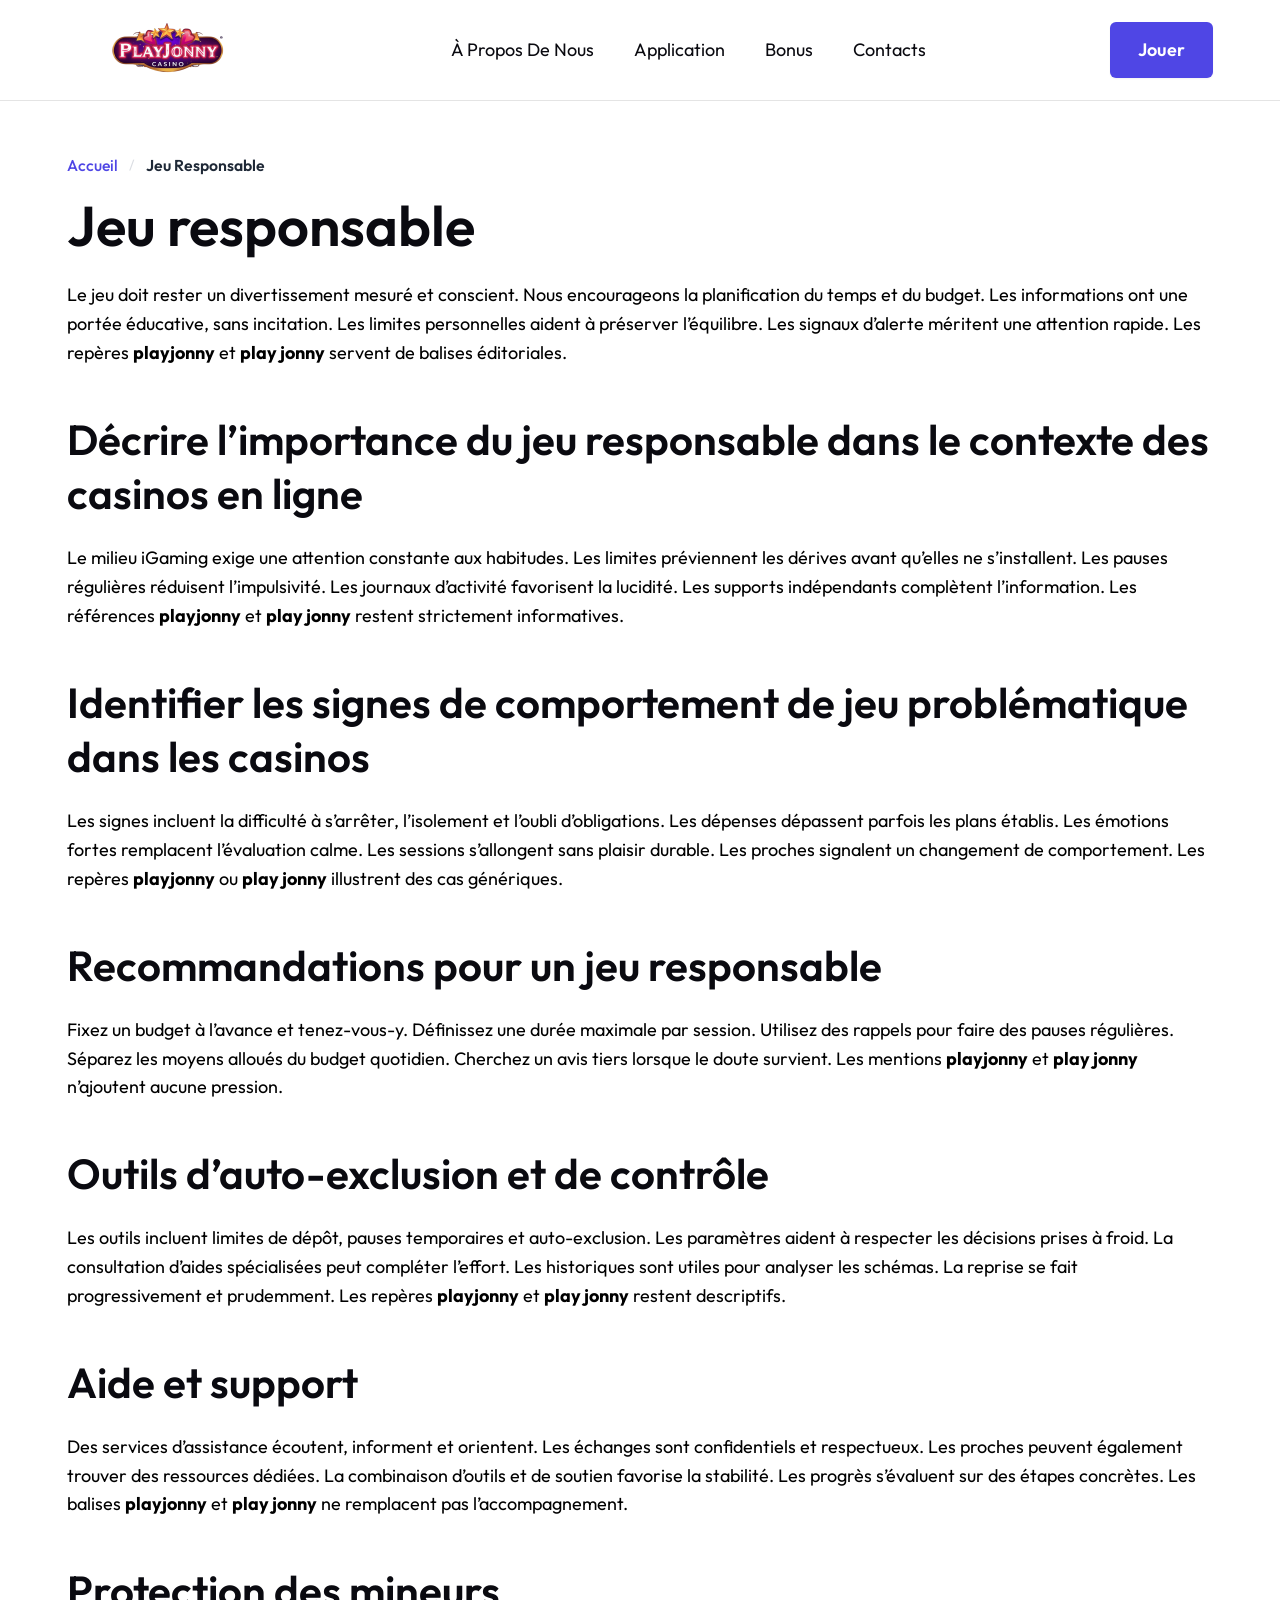
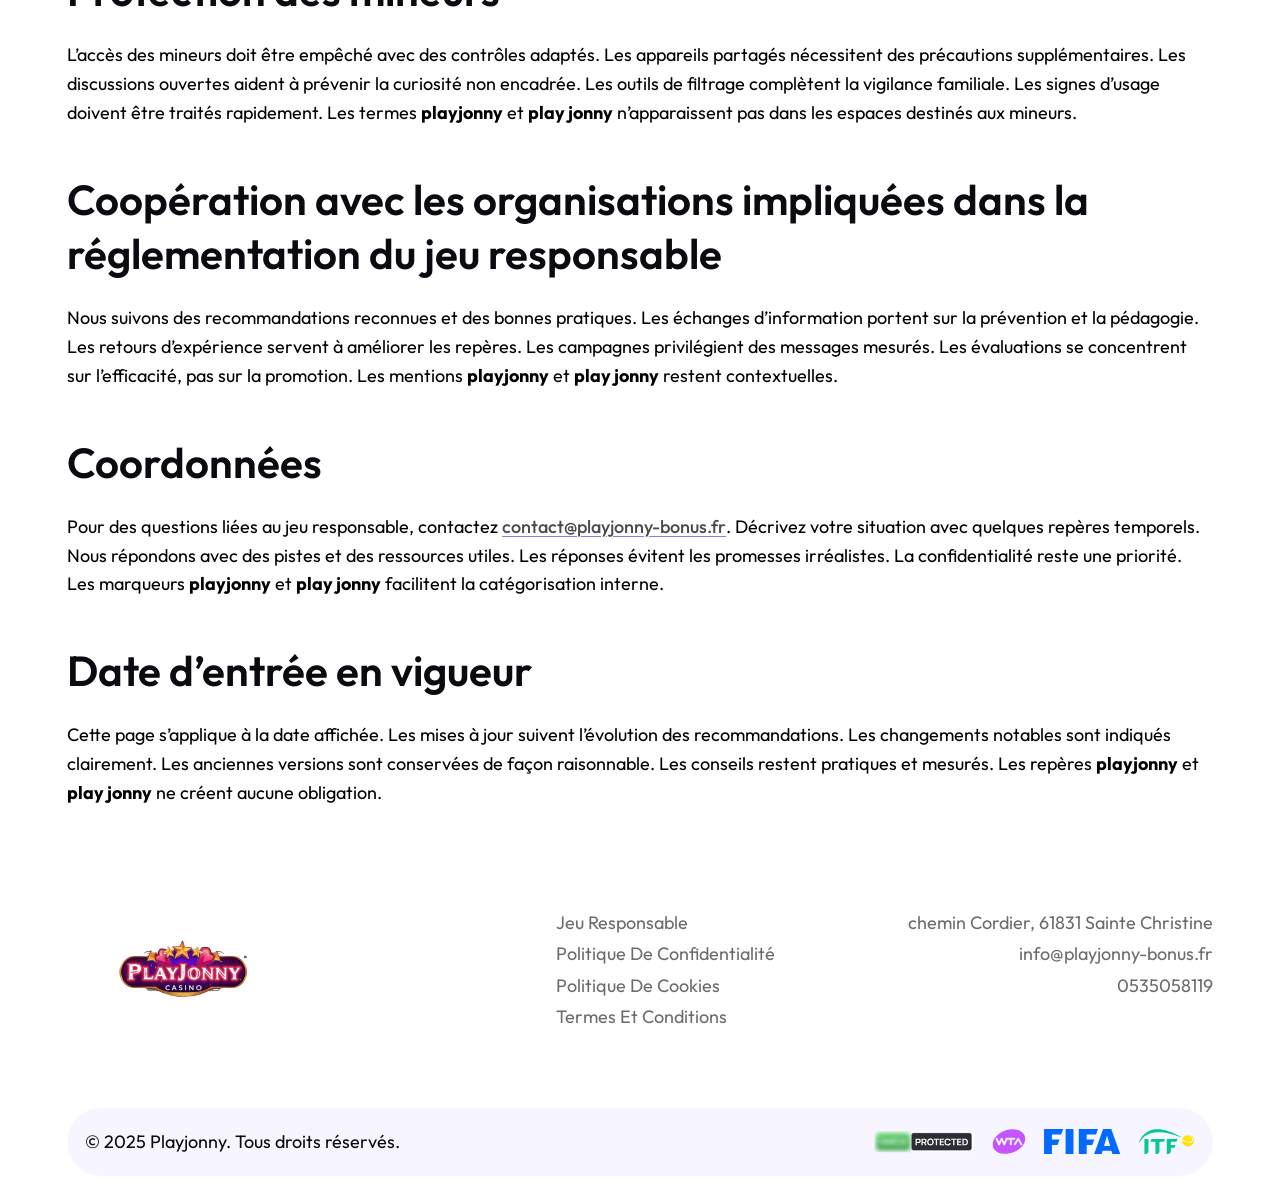
<file: jeu-responsable/index.html>
<!DOCTYPE html>
<html class="no-js" lang="fr">
<head>
  <meta charset="utf-8">
<meta name="viewport" content="width=device-width, initial-scale=1">
<meta http-equiv="x-ua-compatible" content="ie=edge"> <title>Jeu responsable — repères, outils et ressources d’aide</title><meta name="description" content="Reconnaissez les signes de risque, découvrez des conseils pratiques,
des outils d’auto-contrôle et des contacts d’assistance fiables."><meta name="keywords" content="playjonny, play jonny"><link rel="canonical" href="https://playjonny-bonus.fr/jeu-responsable/"><link rel="icon" type="image/png" sizes="32x32" href="/images/favicon-32x32.png"><link rel="icon" type="image/png" sizes="16x16" href="/images/favicon-16x16.png"><link rel="apple-touch-icon" sizes="180x180" href="/apple-touch-icon.png"> 
<link rel="shortcut icon" href="/favicon.ico"> 
<link rel="manifest" href="/site.webmanifest"> 
<meta name="msapplication-TileColor" content="#da532c"> 
<meta name="theme-color" content="#ffffff"> 
<meta property="og:title" content="Jeu responsable — repères, outils et ressources d’aide">
<meta property="og:description" content="Reconnaissez les signes de risque, découvrez des conseils pratiques,
des outils d’auto-contrôle et des contacts d’assistance fiables.">
<meta property="og:type" content="website">
<meta property="og:url" content="https://playjonny-bonus.fr/jeu-responsable/"><meta property="og:image" content="https://playjonny-bonus.fr/images/logo.png">
<meta name="twitter:card" content="summary_large_image">
<meta name="twitter:title" content="Jeu responsable — repères, outils et ressources d’aide">
<meta name="twitter:description" content="Reconnaissez les signes de risque, découvrez des conseils pratiques,
des outils d’auto-contrôle et des contacts d’assistance fiables."><meta name="twitter:image" content="https://playjonny-bonus.fr/images/logo.png"><link rel="preconnect" href="https://fonts.googleapis.com">
  <link rel="preconnect" href="https://fonts.gstatic.com" crossorigin><link href="https://fonts.googleapis.com/css2?family=Inter:wght@400;600;700&amp;family=Poppins:wght@700&amp;display=swap" rel="stylesheet"><meta name="robots" content="index, follow"><script type="application/ld+json">
{
  "@context": "https://schema.org",
  "@graph": [
    {
      "@type": "WebSite",
      "@id": "https:\/\/playjonny-bonus.fr\/#website",
      "url": "https:\/\/playjonny-bonus.fr\/",
      "name": "Playjonny",
      "potentialAction": {
        "@type": "SearchAction",
        "target": "https:\/\/playjonny-bonus.fr\/search?q={search_term_string}",
        "query-input": "required name=search_term_string"
      },
      "publisher": {
         "@id": "https:\/\/playjonny-bonus.fr\/#organization"
      },
      "inLanguage": "fr"
    },
    {
      "@type": "Organization",
      "@id": "https:\/\/playjonny-bonus.fr\/#organization",
      "name": "Playjonny",
      "url": "https:\/\/playjonny-bonus.fr\/",
      "logo": {
        "@type": "ImageObject",
        "url": "https:\/\/playjonny-bonus.fr\/images\/logo.png"

      }},{
      "@type": "BreadcrumbList",
      "@id": "https:\/\/playjonny-bonus.fr\/jeu-responsable\/#breadcrumb",
      "itemListElement": [{
          "@type": "ListItem",
          "position":  1 ,
          "name": "Accueil",
          "item": "https:\/\/playjonny-bonus.fr\/"
        },
              {
                "@type": "ListItem",
                "position":  2 ,
                "name": "PlayJonny Casino France – guide complet et avis honnête",
                "item": "https:\/\/playjonny-bonus.fr\/"
              },
        {
          "@type": "ListItem",
          "position":  3 ,
          "name": "Jeu responsable — repères, outils et ressources d’aide"
        }
      ]
    },{"@type": "WebPage",
      "@id": "https:\/\/playjonny-bonus.fr\/jeu-responsable\/",
      "url": "https:\/\/playjonny-bonus.fr\/jeu-responsable\/",
      "name": "Jeu responsable — repères, outils et ressources d’aide",
      "description": "Reconnaissez les signes de risque, découvrez des conseils pratiques,\ndes outils d’auto-contrôle et des contacts d’assistance fiables.",
      "inLanguage": "fr","datePublished": "2025-10-25T00:00:00Z",
      "dateModified": "2025-10-25T00:00:00Z",
      "isPartOf": {
        "@id": "https:\/\/playjonny-bonus.fr\/#website"
      },"breadcrumb": {
         "@id": "https:\/\/playjonny-bonus.fr\/jeu-responsable\/#breadcrumb"
       }}]
}
</script><link rel="stylesheet" href="/css/bootstrap.min.css">
  <link rel="stylesheet" href="/css/fontawesome.min.css">
  <link rel="stylesheet" href="/css/animate.css">
  <link rel="stylesheet" href="/css/odometer.css">
  <link rel="stylesheet" href="/css/slick.min.css">
  
  
  <link rel="stylesheet" href="/css/style.cb2076388ba101365ad19a9018518742a394037f6a1b30b3f24dbb59b4c7d7a3.css" integrity="sha256-yyB2OIuhATZa0ZqQGFGHQqOUA39qGzCz8k27WbTH16M=">
  
  <link rel="stylesheet" href="/css/style.99c1e212816482cc66560d26f7c3d857db12e8dc8301e0b3c31563c84aff9b34.css" integrity="sha256-MV8c7j4N+J6GFoENurnJ40Lm1LEUPiaTSdNAUJBx0iI=">
  
</head>

<body>
  
  <div class="cs_preloader cs_white_bg">
    <div class="cs_preloader_in position-relative"><span></span><span></span></div>
  </div>
  

  

<header class="cs_site_header cs_style_1 cs_sticky_header">
  
  <div class="cs_main_header cs_fs_18 cs_heading_color">
    <div class="container"> 
      <div class="cs_main_header_in">

        <div class="cs_main_header_left">
          
          <div class="logo">
  <a href="/" title="Playjonny">
    <img src="/images/logo.png" title="Playjonny" alt="Playjonny" width="200" height="100"></a>
</div>
        </div>

        <div class="cs_main_header_center">
          
          <div class="cs_nav"><ul class="cs_nav_list"><li class="menu-item"><a href="/a-propos-de-nous/" aria-label="Menu link À Propos De Nous"id="menu-a-propos-de-nous-main">
                  À Propos De Nous
                </a></li><li class="menu-item"><a href="/app/" aria-label="Menu link Application"id="menu-app-main">
                  Application
                </a></li><li class="menu-item"><a href="/bonus/" aria-label="Menu link Bonus"id="menu-bonus-main">
                  Bonus
                </a></li><li class="menu-item"><a href="/contacts/" aria-label="Menu link Contacts"id="menu-contacts-main">
                  Contacts
                </a></li></ul></div></div>
         <div class="header-controls">
            <a class="button play-button" title="Jouer">Jouer</a> 
            
        </div>

      </div>
    </div>
  </div>
  
  <hr>
</header>




  
  

  
  <main id="content" role="main">
    <div class="container single-page"><nav aria-label="breadcrumb" class="breadcrumbs">
  <ol class="breadcrumb-list" itemscope itemtype="https://schema.org/ListItem"><li class="breadcrumb-item" itemprop="itemListElement" itemscope itemtype="https://schema.org/ListItem"><a itemprop="item" href="/">
        <span itemprop="name">Accueil</span>
      </a>
      <meta itemprop="position" content="1" />
    </li><li class="breadcrumb-item active" aria-current="page" itemprop="itemListElement" itemscope itemtype="https://schema.org/ListItem">
      <span itemprop="name">Jeu Responsable</span>
      <meta itemprop="position" content="2" />
    </li>
  </ol>
</nav><div class="content-area"><h1 id="jeu-responsable">Jeu responsable</h1>
<p>Le jeu doit rester un divertissement mesuré et conscient. Nous
encourageons la planification du temps et du budget. Les informations
ont une portée éducative, sans incitation. Les limites personnelles
aident à préserver l’équilibre. Les signaux d’alerte méritent une
attention rapide. Les repères <strong>playjonny</strong> et <strong>play jonny</strong> servent de
balises éditoriales.</p>
<h2 id="décrire-limportance-du-jeu-responsable-dans-le-contexte-des-casinos-en-ligne">Décrire l&rsquo;importance du jeu responsable dans le contexte des casinos en ligne</h2>
<p>Le milieu iGaming exige une attention constante aux habitudes. Les
limites préviennent les dérives avant qu’elles ne s’installent. Les
pauses régulières réduisent l’impulsivité. Les journaux d’activité
favorisent la lucidité. Les supports indépendants complètent
l’information. Les références <strong>playjonny</strong> et <strong>play jonny</strong> restent
strictement informatives.</p>
<h2 id="identifier-les-signes-de-comportement-de-jeu-problématique-dans-les-casinos">Identifier les signes de comportement de jeu problématique dans les casinos</h2>
<p>Les signes incluent la difficulté à s’arrêter, l’isolement et l’oubli
d’obligations. Les dépenses dépassent parfois les plans établis. Les
émotions fortes remplacent l’évaluation calme. Les sessions s’allongent
sans plaisir durable. Les proches signalent un changement de
comportement. Les repères <strong>playjonny</strong> ou <strong>play jonny</strong> illustrent des
cas génériques.</p>
<h2 id="recommandations-pour-un-jeu-responsable">Recommandations pour un jeu responsable</h2>
<p>Fixez un budget à l’avance et tenez-vous-y. Définissez une durée
maximale par session. Utilisez des rappels pour faire des pauses
régulières. Séparez les moyens alloués du budget quotidien. Cherchez un
avis tiers lorsque le doute survient. Les mentions <strong>playjonny</strong> et
<strong>play jonny</strong> n’ajoutent aucune pression.</p>
<h2 id="outils-dauto-exclusion-et-de-contrôle">Outils d&rsquo;auto-exclusion et de contrôle</h2>
<p>Les outils incluent limites de dépôt, pauses temporaires et
auto-exclusion. Les paramètres aident à respecter les décisions prises à
froid. La consultation d’aides spécialisées peut compléter l’effort. Les
historiques sont utiles pour analyser les schémas. La reprise se fait
progressivement et prudemment. Les repères <strong>playjonny</strong> et <strong>play
jonny</strong> restent descriptifs.</p>
<h2 id="aide-et-support">Aide et support</h2>
<p>Des services d’assistance écoutent, informent et orientent. Les échanges
sont confidentiels et respectueux. Les proches peuvent également trouver
des ressources dédiées. La combinaison d’outils et de soutien favorise
la stabilité. Les progrès s’évaluent sur des étapes concrètes. Les
balises <strong>playjonny</strong> et <strong>play jonny</strong> ne remplacent pas
l’accompagnement.</p>
<h2 id="protection-des-mineurs">Protection des mineurs</h2>
<p>L’accès des mineurs doit être empêché avec des contrôles adaptés. Les
appareils partagés nécessitent des précautions supplémentaires. Les
discussions ouvertes aident à prévenir la curiosité non encadrée. Les
outils de filtrage complètent la vigilance familiale. Les signes d’usage
doivent être traités rapidement. Les termes <strong>playjonny</strong> et <strong>play
jonny</strong> n’apparaissent pas dans les espaces destinés aux mineurs.</p>
<h2 id="coopération-avec-les-organisations-impliquées-dans-la-réglementation-du-jeu-responsable">Coopération avec les organisations impliquées dans la réglementation du jeu responsable</h2>
<p>Nous suivons des recommandations reconnues et des bonnes pratiques. Les
échanges d’information portent sur la prévention et la pédagogie. Les
retours d’expérience servent à améliorer les repères. Les campagnes
privilégient des messages mesurés. Les évaluations se concentrent sur
l’efficacité, pas sur la promotion. Les mentions <strong>playjonny</strong> et <strong>play
jonny</strong> restent contextuelles.</p>
<h2 id="coordonnées">Coordonnées</h2>
<p>Pour des questions liées au jeu responsable, contactez
<!-- raw HTML omitted --><a href="mailto:contact@playjonny-bonus.fr">contact@playjonny-bonus.fr</a><!-- raw HTML omitted -->. Décrivez votre situation avec
quelques repères temporels. Nous répondons avec des pistes et des
ressources utiles. Les réponses évitent les promesses irréalistes. La
confidentialité reste une priorité. Les marqueurs <strong>playjonny</strong> et
<strong>play jonny</strong> facilitent la catégorisation interne.</p>
<h2 id="date-dentrée-en-vigueur">Date d&rsquo;entrée en vigueur</h2>
<p>Cette page s’applique à la date affichée. Les mises à jour suivent
l’évolution des recommandations. Les changements notables sont indiqués
clairement. Les anciennes versions sont conservées de façon raisonnable.
Les conseils restent pratiques et mesurés. Les repères <strong>playjonny</strong> et
<strong>play jonny</strong> ne créent aucune obligation.</p>
</div></div>
  </main>

  <footer class="cs_footer style_1 type_1">
  <div class="container">
    <div class="cs_footer_main">
      <div class="row cs_gap_y_30">
        <div class="col-xl-5 col-lg-4 col-md-7">
          <div class="cs_footer_widget cs_text_widget">
            <div class="cs_brand cs_mb_10 wow fadeInUp" data-wow-delay="0.1s">
              <a href="/" title="Playjonny" class="footer-logo-link">
  <img src="/images/logo.png" title="Playjonny" alt="Playjonny" width="150" height="50"
    loading="lazy">
</a>
            </div>
          </div>
        </div>
        <div class="col-xl-3 col-lg-3 col-md-7">
          <div class="cs_footer_widget cs_help_widget"><ul class="cs_footer_medu cs_mp_0"><li><a href="/jeu-responsable/" aria-label="Jeu Responsable page link">Jeu Responsable</a></li><li><a href="/politique-de-confidentialite/" aria-label="Politique De Confidentialité page link">Politique De Confidentialité</a></li><li><a href="/politique-de-cookies/" aria-label="Politique De Cookies page link">Politique De Cookies</a></li><li><a href="/termes-et-conditions/" aria-label="Termes Et Conditions page link">Termes Et Conditions</a></li></ul></div>
        </div>
        <div class="col-xl-4 col-lg-3 col-md-4 offset-md-1 offset-lg-0 text-start text-md-end">
          <div class="cs_footer_widget cs_contact_widget">
            <ul class="cs_footer_medu cs_mp_0"><li><a href="https://www.google.com/maps/search/?api=1&amp;query=chemin&#43;Cordier%2C&#43;61831&#43;Sainte&#43;Christine" aria-label="Email send link">chemin Cordier, 61831 Sainte Christine</a></li><li><a href="mailto:info@playjonny-bonus.fr" aria-label="Email send link">info@playjonny-bonus.fr</a></li><li><a href="tel:tel:0535058119" aria-label="Phone call link">0535058119</a></li></ul>
          </div>
        </div>

      </div>
    </div>
    <div class="cs_height_62 cs_height_lg_40"></div>
    <div class="cs_footer_bottom cs_gray_bg_2 cs_radius_50 d-flex p-3 align-items-center mb-4">
      <div class="cs_footer_text cs_heading_color"><span class="copyright">© 2025 Playjonny. Tous droits réservés.</span></div>
      <div class="footer-casino-logos"><div class="casino-logo-gallery">
    <div class="logo-items"><div class="casino-logo-item">
          <img src="/images/casino-logos/protected.svg" title="Playjonny" alt="Playjonny" loading="lazy" width="120" height="45" style="max-height: 40px; width: auto;"></div><div class="casino-logo-item">
          <img src="/images/casino-logos/wta.svg" title="Playjonny" alt="Playjonny" loading="lazy" width="120" height="45" style="max-height: 40px; width: auto;"></div><div class="casino-logo-item">
          <img src="/images/casino-logos/fifa.svg" title="Playjonny" alt="Playjonny" loading="lazy" width="120" height="45" style="max-height: 40px; width: auto;"></div><div class="casino-logo-item">
          <img src="/images/casino-logos/itf.svg" title="Playjonny" alt="Playjonny" loading="lazy" width="120" height="45" style="max-height: 40px; width: auto;"></div></div>
  </div></div>
    </div>
  </div>

</footer>

  
  
  <button type="button" aria-label="Scroll to top button" class="cs_scrollup cs_purple_bg cs_white_color cs_radius_100">
    <svg width="20" height="20" viewBox="0 0 20 20" fill="none" xmlns="http://www.w3.org/2000/svg">
      <path d="M0 10L1.7625 11.7625L8.75 4.7875V20H11.25V4.7875L18.225 11.775L20 10L10 0L0 10Z" fill="currentColor" />
    </svg>
  </button>
  

  
  
  <script src="/js/jquery.min.js"></script>
  <script src="/js/wow.min.js"></script>
  <script src="/js/jquery.slick.min.js"></script>
  <script src="/js/odometer.js"></script>
  
  
  
    
    <script src="/js/main.64feeb02f4f5949dccfc3dfb05a407476bfee73e4bf2048636471bf489984dac.js" integrity="sha256-ZP7rAvT1lJ3M/D37BaQHR2v+5z5L8gSGNkcb9ImYTaw=" defer></script>
  
  
  
  
  
  <script src="/app.75ec526eb1598f61b6bd8502ae91b2c26b866bf129d79582795bd5b3cfc61631.js" integrity="sha256-NZJLWIpodVmQOb1yh9V4M2isPQ1ce3NpVr/EmTxOqdE=" defer></script>

</body>
</html>
</file>
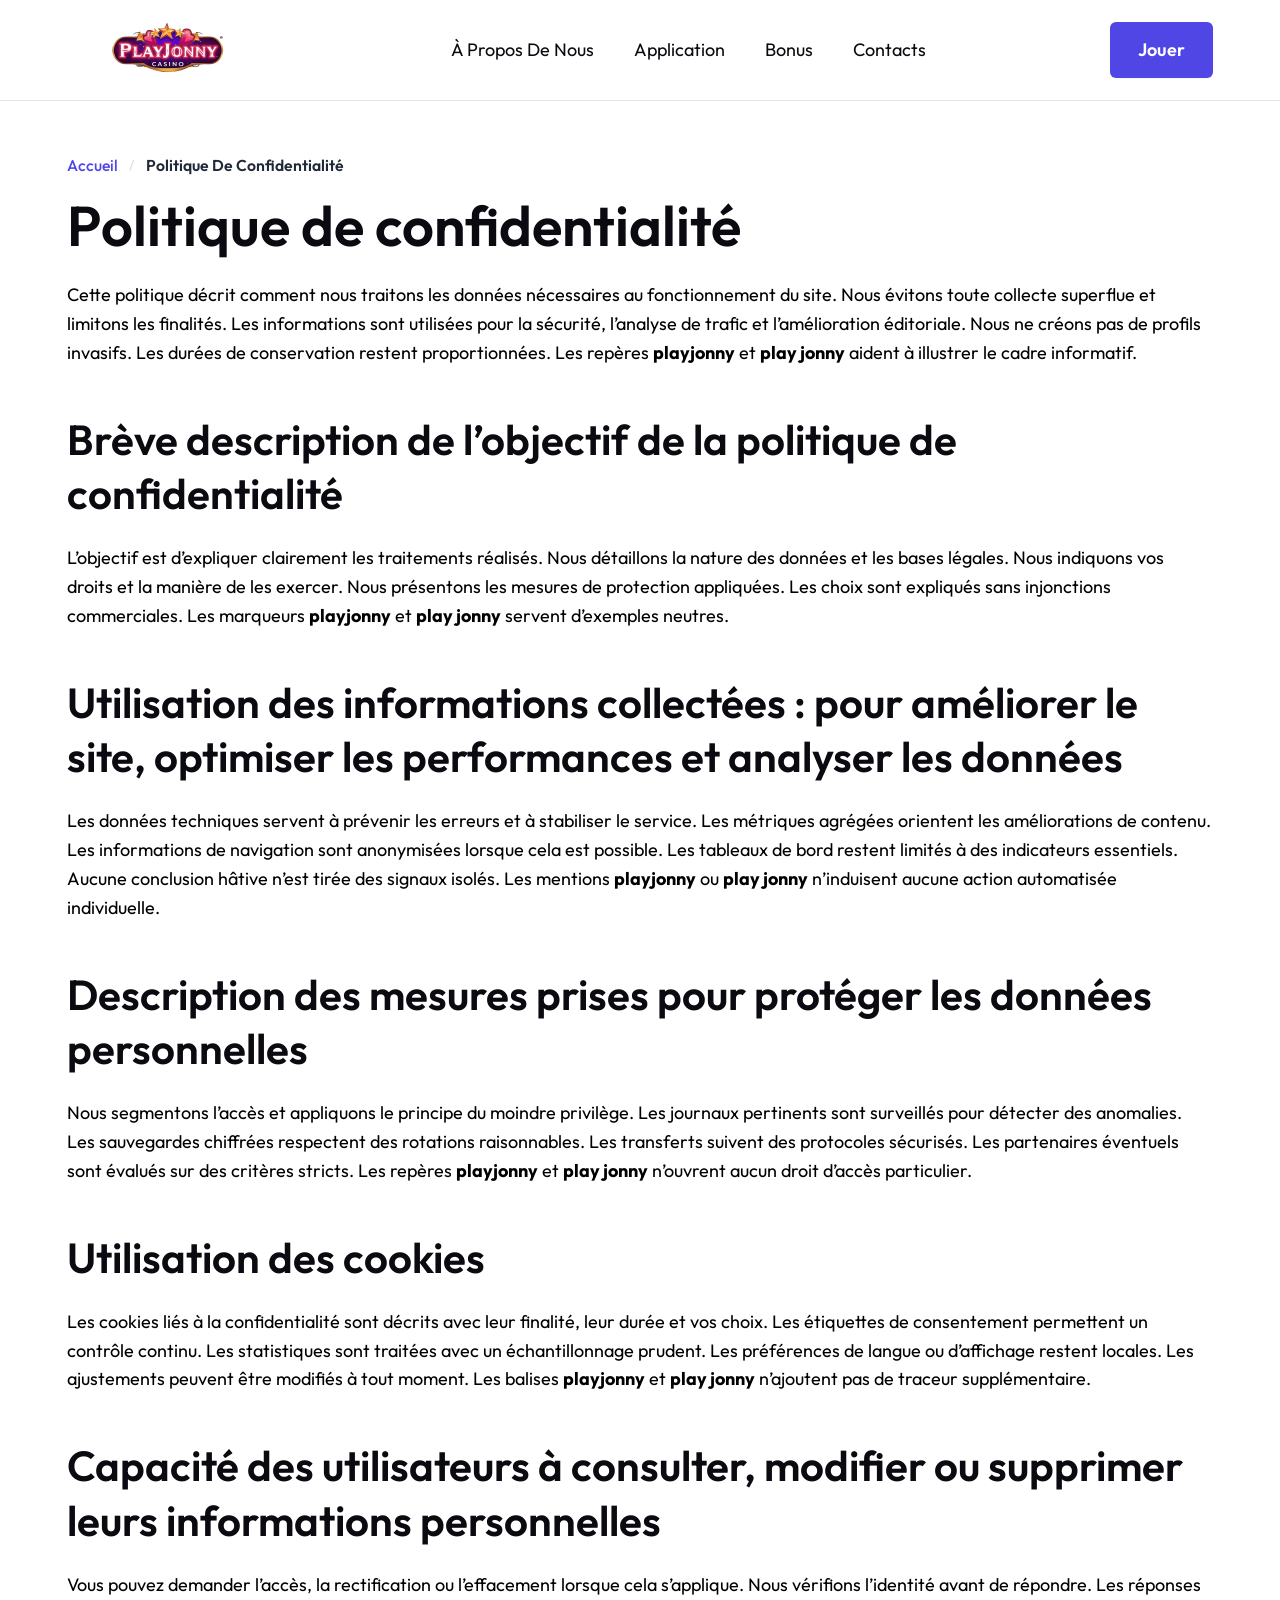
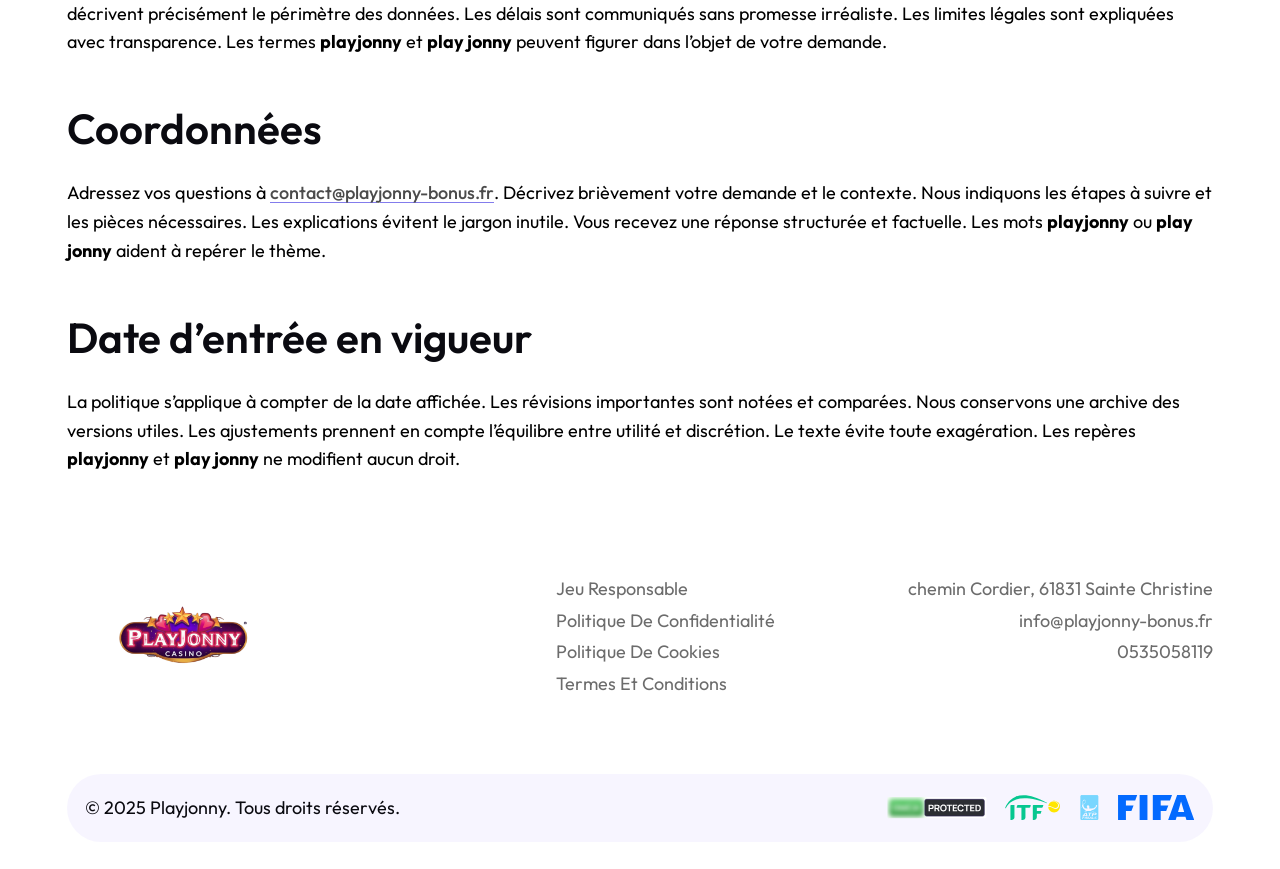
<file: politique-de-confidentialite/index.html>
<!DOCTYPE html>
<html class="no-js" lang="fr">
<head>
  <meta charset="utf-8">
<meta name="viewport" content="width=device-width, initial-scale=1">
<meta http-equiv="x-ua-compatible" content="ie=edge"> <title>Politique de confidentialité — données, sécurité, choix</title><meta name="description" content="Découvrez quelles données nous traitons, pourquoi, pendant combien
de temps et comment exercer vos droits, sans promesses excessives."><meta name="keywords" content="playjonny, play jonny"><link rel="canonical" href="https://playjonny-bonus.fr/politique-de-confidentialite/"><link rel="icon" type="image/png" sizes="32x32" href="/images/favicon-32x32.png"><link rel="icon" type="image/png" sizes="16x16" href="/images/favicon-16x16.png"><link rel="apple-touch-icon" sizes="180x180" href="/apple-touch-icon.png"> 
<link rel="shortcut icon" href="/favicon.ico"> 
<link rel="manifest" href="/site.webmanifest"> 
<meta name="msapplication-TileColor" content="#da532c"> 
<meta name="theme-color" content="#ffffff"> 
<meta property="og:title" content="Politique de confidentialité — données, sécurité, choix">
<meta property="og:description" content="Découvrez quelles données nous traitons, pourquoi, pendant combien
de temps et comment exercer vos droits, sans promesses excessives.">
<meta property="og:type" content="website">
<meta property="og:url" content="https://playjonny-bonus.fr/politique-de-confidentialite/"><meta property="og:image" content="https://playjonny-bonus.fr/images/logo.png">
<meta name="twitter:card" content="summary_large_image">
<meta name="twitter:title" content="Politique de confidentialité — données, sécurité, choix">
<meta name="twitter:description" content="Découvrez quelles données nous traitons, pourquoi, pendant combien
de temps et comment exercer vos droits, sans promesses excessives."><meta name="twitter:image" content="https://playjonny-bonus.fr/images/logo.png"><link rel="preconnect" href="https://fonts.googleapis.com">
  <link rel="preconnect" href="https://fonts.gstatic.com" crossorigin><link href="https://fonts.googleapis.com/css2?family=Inter:wght@400;600;700&amp;family=Poppins:wght@700&amp;display=swap" rel="stylesheet"><meta name="robots" content="index, follow"><script type="application/ld+json">
{
  "@context": "https://schema.org",
  "@graph": [
    {
      "@type": "WebSite",
      "@id": "https:\/\/playjonny-bonus.fr\/#website",
      "url": "https:\/\/playjonny-bonus.fr\/",
      "name": "Playjonny",
      "potentialAction": {
        "@type": "SearchAction",
        "target": "https:\/\/playjonny-bonus.fr\/search?q={search_term_string}",
        "query-input": "required name=search_term_string"
      },
      "publisher": {
         "@id": "https:\/\/playjonny-bonus.fr\/#organization"
      },
      "inLanguage": "fr"
    },
    {
      "@type": "Organization",
      "@id": "https:\/\/playjonny-bonus.fr\/#organization",
      "name": "Playjonny",
      "url": "https:\/\/playjonny-bonus.fr\/",
      "logo": {
        "@type": "ImageObject",
        "url": "https:\/\/playjonny-bonus.fr\/images\/logo.png"

      }},{
      "@type": "BreadcrumbList",
      "@id": "https:\/\/playjonny-bonus.fr\/politique-de-confidentialite\/#breadcrumb",
      "itemListElement": [{
          "@type": "ListItem",
          "position":  1 ,
          "name": "Accueil",
          "item": "https:\/\/playjonny-bonus.fr\/"
        },
              {
                "@type": "ListItem",
                "position":  2 ,
                "name": "PlayJonny Casino France – guide complet et avis honnête",
                "item": "https:\/\/playjonny-bonus.fr\/"
              },
        {
          "@type": "ListItem",
          "position":  3 ,
          "name": "Politique de confidentialité — données, sécurité, choix"
        }
      ]
    },{"@type": "WebPage",
      "@id": "https:\/\/playjonny-bonus.fr\/politique-de-confidentialite\/",
      "url": "https:\/\/playjonny-bonus.fr\/politique-de-confidentialite\/",
      "name": "Politique de confidentialité — données, sécurité, choix",
      "description": "Découvrez quelles données nous traitons, pourquoi, pendant combien\nde temps et comment exercer vos droits, sans promesses excessives.",
      "inLanguage": "fr","datePublished": "2025-10-30T00:00:00Z",
      "dateModified": "2025-10-30T00:00:00Z",
      "isPartOf": {
        "@id": "https:\/\/playjonny-bonus.fr\/#website"
      },"breadcrumb": {
         "@id": "https:\/\/playjonny-bonus.fr\/politique-de-confidentialite\/#breadcrumb"
       }}]
}
</script><link rel="stylesheet" href="/css/bootstrap.min.css">
  <link rel="stylesheet" href="/css/fontawesome.min.css">
  <link rel="stylesheet" href="/css/animate.css">
  <link rel="stylesheet" href="/css/odometer.css">
  <link rel="stylesheet" href="/css/slick.min.css">
  
  
  <link rel="stylesheet" href="/css/style.cb2076388ba101365ad19a9018518742a394037f6a1b30b3f24dbb59b4c7d7a3.css" integrity="sha256-yyB2OIuhATZa0ZqQGFGHQqOUA39qGzCz8k27WbTH16M=">
  
  <link rel="stylesheet" href="/css/style.99c1e212816482cc66560d26f7c3d857db12e8dc8301e0b3c31563c84aff9b34.css" integrity="sha256-MV8c7j4N+J6GFoENurnJ40Lm1LEUPiaTSdNAUJBx0iI=">
  
</head>

<body>
  
  <div class="cs_preloader cs_white_bg">
    <div class="cs_preloader_in position-relative"><span></span><span></span></div>
  </div>
  

  

<header class="cs_site_header cs_style_1 cs_sticky_header">
  
  <div class="cs_main_header cs_fs_18 cs_heading_color">
    <div class="container"> 
      <div class="cs_main_header_in">

        <div class="cs_main_header_left">
          
          <div class="logo">
  <a href="/" title="Playjonny">
    <img src="/images/logo.png" title="Playjonny" alt="Playjonny" width="200" height="100"></a>
</div>
        </div>

        <div class="cs_main_header_center">
          
          <div class="cs_nav"><ul class="cs_nav_list"><li class="menu-item"><a href="/a-propos-de-nous/" aria-label="Menu link À Propos De Nous"id="menu-a-propos-de-nous-main">
                  À Propos De Nous
                </a></li><li class="menu-item"><a href="/app/" aria-label="Menu link Application"id="menu-app-main">
                  Application
                </a></li><li class="menu-item"><a href="/bonus/" aria-label="Menu link Bonus"id="menu-bonus-main">
                  Bonus
                </a></li><li class="menu-item"><a href="/contacts/" aria-label="Menu link Contacts"id="menu-contacts-main">
                  Contacts
                </a></li></ul></div></div>
         <div class="header-controls">
            <a class="button play-button" title="Jouer">Jouer</a> 
            
        </div>

      </div>
    </div>
  </div>
  
  <hr>
</header>




  
  

  
  <main id="content" role="main">
    <div class="container single-page"><nav aria-label="breadcrumb" class="breadcrumbs">
  <ol class="breadcrumb-list" itemscope itemtype="https://schema.org/ListItem"><li class="breadcrumb-item" itemprop="itemListElement" itemscope itemtype="https://schema.org/ListItem"><a itemprop="item" href="/">
        <span itemprop="name">Accueil</span>
      </a>
      <meta itemprop="position" content="1" />
    </li><li class="breadcrumb-item active" aria-current="page" itemprop="itemListElement" itemscope itemtype="https://schema.org/ListItem">
      <span itemprop="name">Politique De Confidentialité</span>
      <meta itemprop="position" content="2" />
    </li>
  </ol>
</nav><div class="content-area"><h1 id="politique-de-confidentialité">Politique de confidentialité</h1>
<p>Cette politique décrit comment nous traitons les données nécessaires au
fonctionnement du site. Nous évitons toute collecte superflue et
limitons les finalités. Les informations sont utilisées pour la
sécurité, l’analyse de trafic et l’amélioration éditoriale. Nous ne
créons pas de profils invasifs. Les durées de conservation restent
proportionnées. Les repères <strong>playjonny</strong> et <strong>play jonny</strong> aident à
illustrer le cadre informatif.</p>
<h2 id="brève-description-de-lobjectif-de-la-politique-de-confidentialité">Brève description de l&rsquo;objectif de la politique de confidentialité</h2>
<p>L’objectif est d’expliquer clairement les traitements réalisés. Nous
détaillons la nature des données et les bases légales. Nous indiquons
vos droits et la manière de les exercer. Nous présentons les mesures de
protection appliquées. Les choix sont expliqués sans injonctions
commerciales. Les marqueurs <strong>playjonny</strong> et <strong>play jonny</strong> servent
d’exemples neutres.</p>
<h2 id="utilisation-des-informations-collectées--pour-améliorer-le-site-optimiser-les-performances-et-analyser-les-données">Utilisation des informations collectées : pour améliorer le site, optimiser les performances et analyser les données</h2>
<p>Les données techniques servent à prévenir les erreurs et à stabiliser le
service. Les métriques agrégées orientent les améliorations de contenu.
Les informations de navigation sont anonymisées lorsque cela est
possible. Les tableaux de bord restent limités à des indicateurs
essentiels. Aucune conclusion hâtive n’est tirée des signaux isolés. Les
mentions <strong>playjonny</strong> ou <strong>play jonny</strong> n’induisent aucune action
automatisée individuelle.</p>
<h2 id="description-des-mesures-prises-pour-protéger-les-données-personnelles">Description des mesures prises pour protéger les données personnelles</h2>
<p>Nous segmentons l’accès et appliquons le principe du moindre privilège.
Les journaux pertinents sont surveillés pour détecter des anomalies. Les
sauvegardes chiffrées respectent des rotations raisonnables. Les
transferts suivent des protocoles sécurisés. Les partenaires éventuels
sont évalués sur des critères stricts. Les repères <strong>playjonny</strong> et
<strong>play jonny</strong> n’ouvrent aucun droit d’accès particulier.</p>
<h2 id="utilisation-des-cookies">Utilisation des cookies</h2>
<p>Les cookies liés à la confidentialité sont décrits avec leur finalité,
leur durée et vos choix. Les étiquettes de consentement permettent un
contrôle continu. Les statistiques sont traitées avec un échantillonnage
prudent. Les préférences de langue ou d’affichage restent locales. Les
ajustements peuvent être modifiés à tout moment. Les balises
<strong>playjonny</strong> et <strong>play jonny</strong> n’ajoutent pas de traceur
supplémentaire.</p>
<h2 id="capacité-des-utilisateurs-à-consulter-modifier-ou-supprimer-leurs-informations-personnelles">Capacité des utilisateurs à consulter, modifier ou supprimer leurs informations personnelles</h2>
<p>Vous pouvez demander l’accès, la rectification ou l’effacement lorsque
cela s’applique. Nous vérifions l’identité avant de répondre. Les
réponses décrivent précisément le périmètre des données. Les délais sont
communiqués sans promesse irréaliste. Les limites légales sont
expliquées avec transparence. Les termes <strong>playjonny</strong> et <strong>play jonny</strong>
peuvent figurer dans l’objet de votre demande.</p>
<h2 id="coordonnées">Coordonnées</h2>
<p>Adressez vos questions à <!-- raw HTML omitted --><a href="mailto:contact@playjonny-bonus.fr">contact@playjonny-bonus.fr</a><!-- raw HTML omitted -->. Décrivez
brièvement votre demande et le contexte. Nous indiquons les étapes à
suivre et les pièces nécessaires. Les explications évitent le jargon
inutile. Vous recevez une réponse structurée et factuelle. Les mots
<strong>playjonny</strong> ou <strong>play jonny</strong> aident à repérer le thème.</p>
<h2 id="date-dentrée-en-vigueur">Date d&rsquo;entrée en vigueur</h2>
<p>La politique s’applique à compter de la date affichée. Les révisions
importantes sont notées et comparées. Nous conservons une archive des
versions utiles. Les ajustements prennent en compte l’équilibre entre
utilité et discrétion. Le texte évite toute exagération. Les repères
<strong>playjonny</strong> et <strong>play jonny</strong> ne modifient aucun droit.</p>
</div></div>
  </main>

  <footer class="cs_footer style_1 type_1">
  <div class="container">
    <div class="cs_footer_main">
      <div class="row cs_gap_y_30">
        <div class="col-xl-5 col-lg-4 col-md-7">
          <div class="cs_footer_widget cs_text_widget">
            <div class="cs_brand cs_mb_10 wow fadeInUp" data-wow-delay="0.1s">
              <a href="/" title="Playjonny" class="footer-logo-link">
  <img src="/images/logo.png" title="Playjonny" alt="Playjonny" width="150" height="50"
    loading="lazy">
</a>
            </div>
          </div>
        </div>
        <div class="col-xl-3 col-lg-3 col-md-7">
          <div class="cs_footer_widget cs_help_widget"><ul class="cs_footer_medu cs_mp_0"><li><a href="/jeu-responsable/" aria-label="Jeu Responsable page link">Jeu Responsable</a></li><li><a href="/politique-de-confidentialite/" aria-label="Politique De Confidentialité page link">Politique De Confidentialité</a></li><li><a href="/politique-de-cookies/" aria-label="Politique De Cookies page link">Politique De Cookies</a></li><li><a href="/termes-et-conditions/" aria-label="Termes Et Conditions page link">Termes Et Conditions</a></li></ul></div>
        </div>
        <div class="col-xl-4 col-lg-3 col-md-4 offset-md-1 offset-lg-0 text-start text-md-end">
          <div class="cs_footer_widget cs_contact_widget">
            <ul class="cs_footer_medu cs_mp_0"><li><a href="https://www.google.com/maps/search/?api=1&amp;query=chemin&#43;Cordier%2C&#43;61831&#43;Sainte&#43;Christine" aria-label="Email send link">chemin Cordier, 61831 Sainte Christine</a></li><li><a href="mailto:info@playjonny-bonus.fr" aria-label="Email send link">info@playjonny-bonus.fr</a></li><li><a href="tel:tel:0535058119" aria-label="Phone call link">0535058119</a></li></ul>
          </div>
        </div>

      </div>
    </div>
    <div class="cs_height_62 cs_height_lg_40"></div>
    <div class="cs_footer_bottom cs_gray_bg_2 cs_radius_50 d-flex p-3 align-items-center mb-4">
      <div class="cs_footer_text cs_heading_color"><span class="copyright">© 2025 Playjonny. Tous droits réservés.</span></div>
      <div class="footer-casino-logos"><div class="casino-logo-gallery">
    <div class="logo-items"><div class="casino-logo-item">
          <img src="/images/casino-logos/protected.svg" title="Playjonny" alt="Playjonny" loading="lazy" width="120" height="45" style="max-height: 40px; width: auto;"></div><div class="casino-logo-item">
          <img src="/images/casino-logos/itf.svg" title="Playjonny" alt="Playjonny" loading="lazy" width="120" height="45" style="max-height: 40px; width: auto;"></div><div class="casino-logo-item">
          <img src="/images/casino-logos/afp.svg" title="Playjonny" alt="Playjonny" loading="lazy" width="120" height="45" style="max-height: 40px; width: auto;"></div><div class="casino-logo-item">
          <img src="/images/casino-logos/fifa.svg" title="Playjonny" alt="Playjonny" loading="lazy" width="120" height="45" style="max-height: 40px; width: auto;"></div></div>
  </div></div>
    </div>
  </div>

</footer>

  
  
  <button type="button" aria-label="Scroll to top button" class="cs_scrollup cs_purple_bg cs_white_color cs_radius_100">
    <svg width="20" height="20" viewBox="0 0 20 20" fill="none" xmlns="http://www.w3.org/2000/svg">
      <path d="M0 10L1.7625 11.7625L8.75 4.7875V20H11.25V4.7875L18.225 11.775L20 10L10 0L0 10Z" fill="currentColor" />
    </svg>
  </button>
  

  
  
  <script src="/js/jquery.min.js"></script>
  <script src="/js/wow.min.js"></script>
  <script src="/js/jquery.slick.min.js"></script>
  <script src="/js/odometer.js"></script>
  
  
  
    
    <script src="/js/main.64feeb02f4f5949dccfc3dfb05a407476bfee73e4bf2048636471bf489984dac.js" integrity="sha256-ZP7rAvT1lJ3M/D37BaQHR2v+5z5L8gSGNkcb9ImYTaw=" defer></script>
  
  
  
  
  
  <script src="/app.75ec526eb1598f61b6bd8502ae91b2c26b866bf129d79582795bd5b3cfc61631.js" integrity="sha256-NZJLWIpodVmQOb1yh9V4M2isPQ1ce3NpVr/EmTxOqdE=" defer></script>

</body>
</html>
</file>
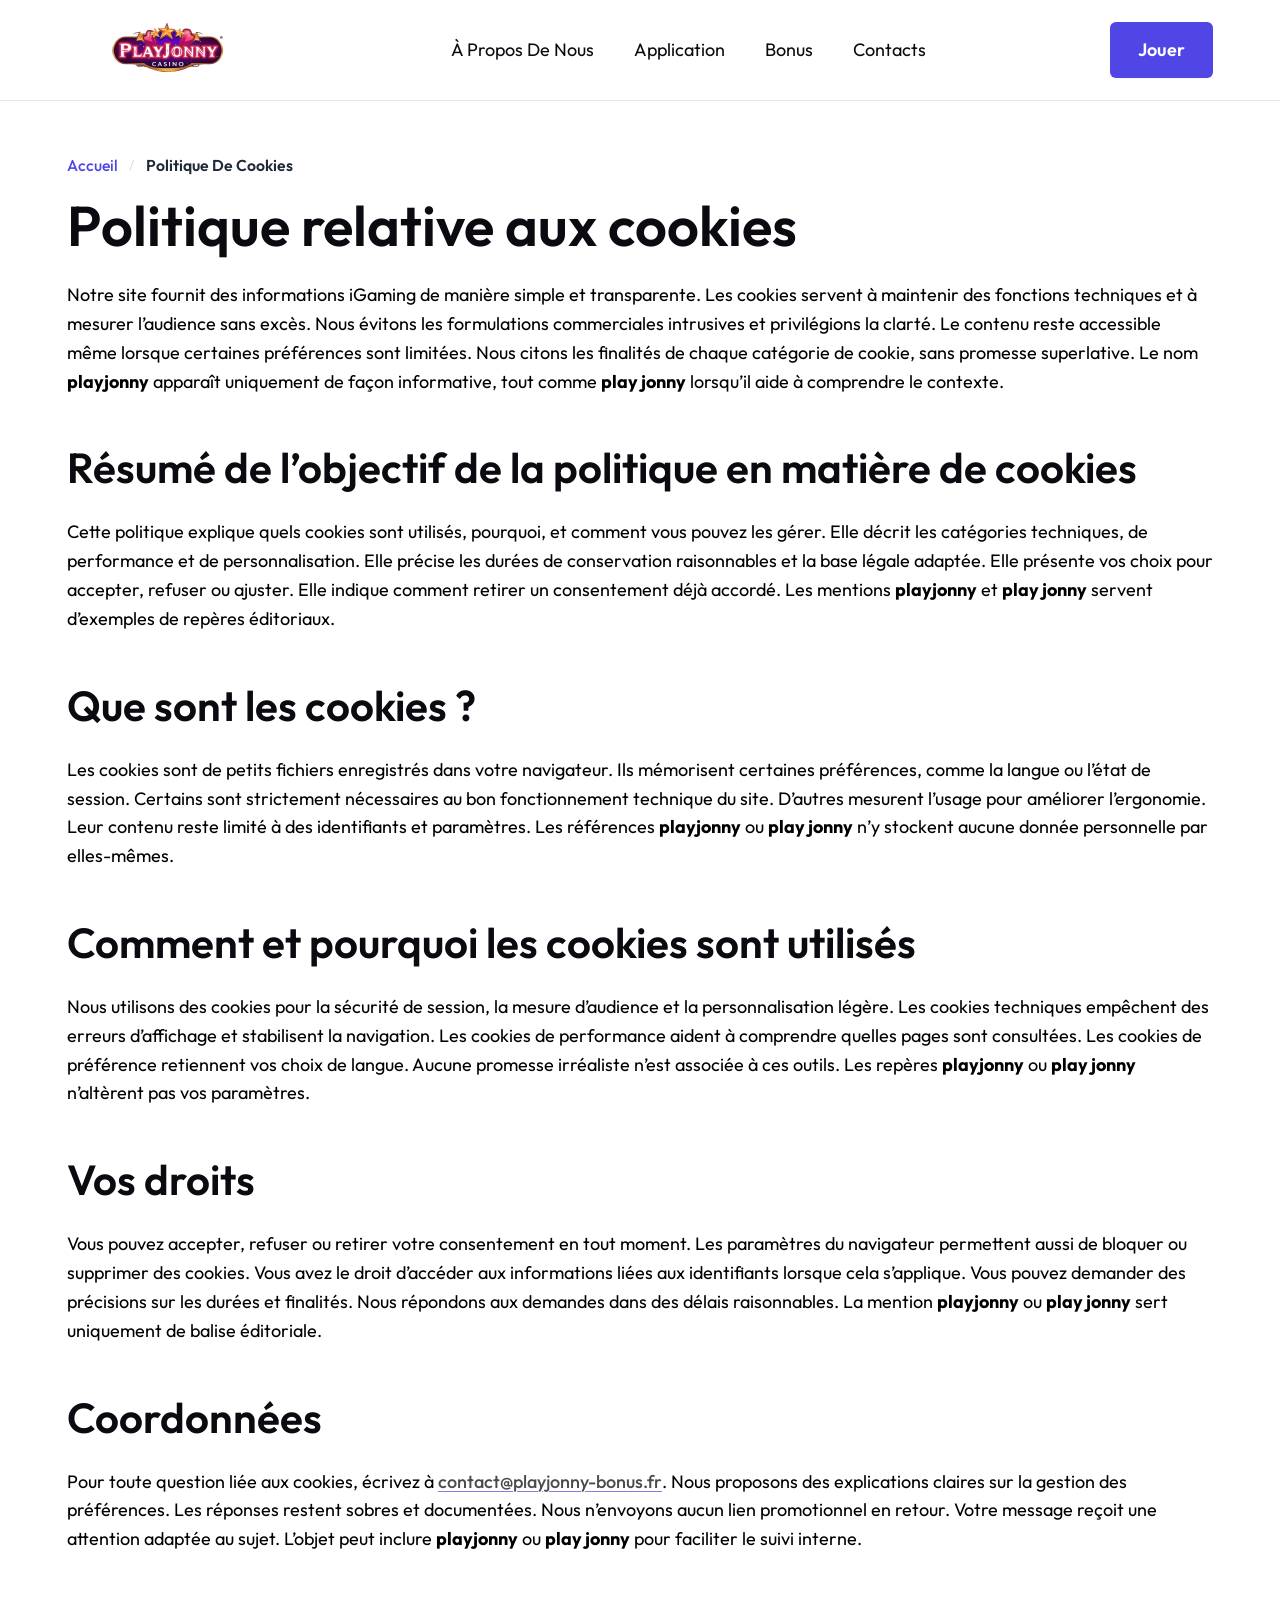
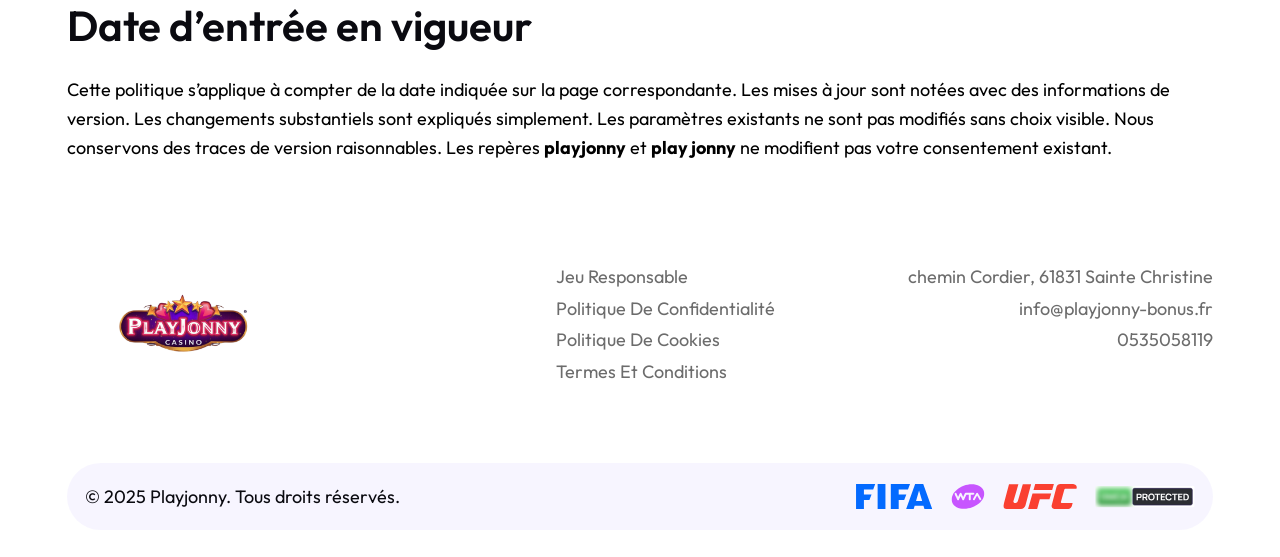
<file: politique-de-cookies/index.html>
<!DOCTYPE html>
<html class="no-js" lang="fr">
<head>
  <meta charset="utf-8">
<meta name="viewport" content="width=device-width, initial-scale=1">
<meta http-equiv="x-ua-compatible" content="ie=edge"> <title>Politique de cookies — usages, contrôle et droits</title><meta name="description" content="Comprenez nos types de cookies, leurs objectifs, vos choix et la
façon de nous joindre. Informations claires et mises à jour
responsables."><meta name="keywords" content="playjonny, play jonny"><link rel="canonical" href="https://playjonny-bonus.fr/politique-de-cookies/"><link rel="icon" type="image/png" sizes="32x32" href="/images/favicon-32x32.png"><link rel="icon" type="image/png" sizes="16x16" href="/images/favicon-16x16.png"><link rel="apple-touch-icon" sizes="180x180" href="/apple-touch-icon.png"> 
<link rel="shortcut icon" href="/favicon.ico"> 
<link rel="manifest" href="/site.webmanifest"> 
<meta name="msapplication-TileColor" content="#da532c"> 
<meta name="theme-color" content="#ffffff"> 
<meta property="og:title" content="Politique de cookies — usages, contrôle et droits">
<meta property="og:description" content="Comprenez nos types de cookies, leurs objectifs, vos choix et la
façon de nous joindre. Informations claires et mises à jour
responsables.">
<meta property="og:type" content="website">
<meta property="og:url" content="https://playjonny-bonus.fr/politique-de-cookies/"><meta property="og:image" content="https://playjonny-bonus.fr/images/logo.png">
<meta name="twitter:card" content="summary_large_image">
<meta name="twitter:title" content="Politique de cookies — usages, contrôle et droits">
<meta name="twitter:description" content="Comprenez nos types de cookies, leurs objectifs, vos choix et la
façon de nous joindre. Informations claires et mises à jour
responsables."><meta name="twitter:image" content="https://playjonny-bonus.fr/images/logo.png"><link rel="preconnect" href="https://fonts.googleapis.com">
  <link rel="preconnect" href="https://fonts.gstatic.com" crossorigin><link href="https://fonts.googleapis.com/css2?family=Inter:wght@400;600;700&amp;family=Poppins:wght@700&amp;display=swap" rel="stylesheet"><meta name="robots" content="index, follow"><script type="application/ld+json">
{
  "@context": "https://schema.org",
  "@graph": [
    {
      "@type": "WebSite",
      "@id": "https:\/\/playjonny-bonus.fr\/#website",
      "url": "https:\/\/playjonny-bonus.fr\/",
      "name": "Playjonny",
      "potentialAction": {
        "@type": "SearchAction",
        "target": "https:\/\/playjonny-bonus.fr\/search?q={search_term_string}",
        "query-input": "required name=search_term_string"
      },
      "publisher": {
         "@id": "https:\/\/playjonny-bonus.fr\/#organization"
      },
      "inLanguage": "fr"
    },
    {
      "@type": "Organization",
      "@id": "https:\/\/playjonny-bonus.fr\/#organization",
      "name": "Playjonny",
      "url": "https:\/\/playjonny-bonus.fr\/",
      "logo": {
        "@type": "ImageObject",
        "url": "https:\/\/playjonny-bonus.fr\/images\/logo.png"

      }},{
      "@type": "BreadcrumbList",
      "@id": "https:\/\/playjonny-bonus.fr\/politique-de-cookies\/#breadcrumb",
      "itemListElement": [{
          "@type": "ListItem",
          "position":  1 ,
          "name": "Accueil",
          "item": "https:\/\/playjonny-bonus.fr\/"
        },
              {
                "@type": "ListItem",
                "position":  2 ,
                "name": "PlayJonny Casino France – guide complet et avis honnête",
                "item": "https:\/\/playjonny-bonus.fr\/"
              },
        {
          "@type": "ListItem",
          "position":  3 ,
          "name": "Politique de cookies — usages, contrôle et droits"
        }
      ]
    },{"@type": "WebPage",
      "@id": "https:\/\/playjonny-bonus.fr\/politique-de-cookies\/",
      "url": "https:\/\/playjonny-bonus.fr\/politique-de-cookies\/",
      "name": "Politique de cookies — usages, contrôle et droits",
      "description": "Comprenez nos types de cookies, leurs objectifs, vos choix et la\nfaçon de nous joindre. Informations claires et mises à jour\nresponsables.",
      "inLanguage": "fr","datePublished": "2025-10-28T00:00:00Z",
      "dateModified": "2025-10-28T00:00:00Z",
      "isPartOf": {
        "@id": "https:\/\/playjonny-bonus.fr\/#website"
      },"breadcrumb": {
         "@id": "https:\/\/playjonny-bonus.fr\/politique-de-cookies\/#breadcrumb"
       }}]
}
</script><link rel="stylesheet" href="/css/bootstrap.min.css">
  <link rel="stylesheet" href="/css/fontawesome.min.css">
  <link rel="stylesheet" href="/css/animate.css">
  <link rel="stylesheet" href="/css/odometer.css">
  <link rel="stylesheet" href="/css/slick.min.css">
  
  
  <link rel="stylesheet" href="/css/style.cb2076388ba101365ad19a9018518742a394037f6a1b30b3f24dbb59b4c7d7a3.css" integrity="sha256-yyB2OIuhATZa0ZqQGFGHQqOUA39qGzCz8k27WbTH16M=">
  
  <link rel="stylesheet" href="/css/style.99c1e212816482cc66560d26f7c3d857db12e8dc8301e0b3c31563c84aff9b34.css" integrity="sha256-MV8c7j4N+J6GFoENurnJ40Lm1LEUPiaTSdNAUJBx0iI=">
  
</head>

<body>
  
  <div class="cs_preloader cs_white_bg">
    <div class="cs_preloader_in position-relative"><span></span><span></span></div>
  </div>
  

  

<header class="cs_site_header cs_style_1 cs_sticky_header">
  
  <div class="cs_main_header cs_fs_18 cs_heading_color">
    <div class="container"> 
      <div class="cs_main_header_in">

        <div class="cs_main_header_left">
          
          <div class="logo">
  <a href="/" title="Playjonny">
    <img src="/images/logo.png" title="Playjonny" alt="Playjonny" width="200" height="100"></a>
</div>
        </div>

        <div class="cs_main_header_center">
          
          <div class="cs_nav"><ul class="cs_nav_list"><li class="menu-item"><a href="/a-propos-de-nous/" aria-label="Menu link À Propos De Nous"id="menu-a-propos-de-nous-main">
                  À Propos De Nous
                </a></li><li class="menu-item"><a href="/app/" aria-label="Menu link Application"id="menu-app-main">
                  Application
                </a></li><li class="menu-item"><a href="/bonus/" aria-label="Menu link Bonus"id="menu-bonus-main">
                  Bonus
                </a></li><li class="menu-item"><a href="/contacts/" aria-label="Menu link Contacts"id="menu-contacts-main">
                  Contacts
                </a></li></ul></div></div>
         <div class="header-controls">
            <a class="button play-button" title="Jouer">Jouer</a> 
            
        </div>

      </div>
    </div>
  </div>
  
  <hr>
</header>




  
  

  
  <main id="content" role="main">
    <div class="container single-page"><nav aria-label="breadcrumb" class="breadcrumbs">
  <ol class="breadcrumb-list" itemscope itemtype="https://schema.org/ListItem"><li class="breadcrumb-item" itemprop="itemListElement" itemscope itemtype="https://schema.org/ListItem"><a itemprop="item" href="/">
        <span itemprop="name">Accueil</span>
      </a>
      <meta itemprop="position" content="1" />
    </li><li class="breadcrumb-item active" aria-current="page" itemprop="itemListElement" itemscope itemtype="https://schema.org/ListItem">
      <span itemprop="name">Politique De Cookies</span>
      <meta itemprop="position" content="2" />
    </li>
  </ol>
</nav><div class="content-area"><h1 id="politique-relative-aux-cookies">Politique relative aux cookies</h1>
<p>Notre site fournit des informations iGaming de manière simple et
transparente. Les cookies servent à maintenir des fonctions techniques
et à mesurer l’audience sans excès. Nous évitons les formulations
commerciales intrusives et privilégions la clarté. Le contenu reste
accessible même lorsque certaines préférences sont limitées. Nous citons
les finalités de chaque catégorie de cookie, sans promesse superlative.
Le nom <strong>playjonny</strong> apparaît uniquement de façon informative, tout
comme <strong>play jonny</strong> lorsqu’il aide à comprendre le contexte.</p>
<h2 id="résumé-de-lobjectif-de-la-politique-en-matière-de-cookies">Résumé de l&rsquo;objectif de la politique en matière de cookies</h2>
<p>Cette politique explique quels cookies sont utilisés, pourquoi, et
comment vous pouvez les gérer. Elle décrit les catégories techniques, de
performance et de personnalisation. Elle précise les durées de
conservation raisonnables et la base légale adaptée. Elle présente vos
choix pour accepter, refuser ou ajuster. Elle indique comment retirer un
consentement déjà accordé. Les mentions <strong>playjonny</strong> et <strong>play jonny</strong>
servent d’exemples de repères éditoriaux.</p>
<h2 id="que-sont-les-cookies-">Que sont les cookies ?</h2>
<p>Les cookies sont de petits fichiers enregistrés dans votre navigateur.
Ils mémorisent certaines préférences, comme la langue ou l’état de
session. Certains sont strictement nécessaires au bon fonctionnement
technique du site. D’autres mesurent l’usage pour améliorer l’ergonomie.
Leur contenu reste limité à des identifiants et paramètres. Les
références <strong>playjonny</strong> ou <strong>play jonny</strong> n’y stockent aucune donnée
personnelle par elles-mêmes.</p>
<h2 id="comment-et-pourquoi-les-cookies-sont-utilisés">Comment et pourquoi les cookies sont utilisés</h2>
<p>Nous utilisons des cookies pour la sécurité de session, la mesure
d’audience et la personnalisation légère. Les cookies techniques
empêchent des erreurs d’affichage et stabilisent la navigation. Les
cookies de performance aident à comprendre quelles pages sont
consultées. Les cookies de préférence retiennent vos choix de langue.
Aucune promesse irréaliste n’est associée à ces outils. Les repères
<strong>playjonny</strong> ou <strong>play jonny</strong> n’altèrent pas vos paramètres.</p>
<h2 id="vos-droits">Vos droits</h2>
<p>Vous pouvez accepter, refuser ou retirer votre consentement en tout
moment. Les paramètres du navigateur permettent aussi de bloquer ou
supprimer des cookies. Vous avez le droit d’accéder aux informations
liées aux identifiants lorsque cela s’applique. Vous pouvez demander des
précisions sur les durées et finalités. Nous répondons aux demandes dans
des délais raisonnables. La mention <strong>playjonny</strong> ou <strong>play jonny</strong> sert
uniquement de balise éditoriale.</p>
<h2 id="coordonnées">Coordonnées</h2>
<p>Pour toute question liée aux cookies, écrivez à
<!-- raw HTML omitted --><a href="mailto:contact@playjonny-bonus.fr">contact@playjonny-bonus.fr</a><!-- raw HTML omitted -->. Nous proposons des explications
claires sur la gestion des préférences. Les réponses restent sobres et
documentées. Nous n’envoyons aucun lien promotionnel en retour. Votre
message reçoit une attention adaptée au sujet. L’objet peut inclure
<strong>playjonny</strong> ou <strong>play jonny</strong> pour faciliter le suivi interne.</p>
<h2 id="date-dentrée-en-vigueur">Date d&rsquo;entrée en vigueur</h2>
<p>Cette politique s’applique à compter de la date indiquée sur la page
correspondante. Les mises à jour sont notées avec des informations de
version. Les changements substantiels sont expliqués simplement. Les
paramètres existants ne sont pas modifiés sans choix visible. Nous
conservons des traces de version raisonnables. Les repères <strong>playjonny</strong>
et <strong>play jonny</strong> ne modifient pas votre consentement existant.</p>
</div></div>
  </main>

  <footer class="cs_footer style_1 type_1">
  <div class="container">
    <div class="cs_footer_main">
      <div class="row cs_gap_y_30">
        <div class="col-xl-5 col-lg-4 col-md-7">
          <div class="cs_footer_widget cs_text_widget">
            <div class="cs_brand cs_mb_10 wow fadeInUp" data-wow-delay="0.1s">
              <a href="/" title="Playjonny" class="footer-logo-link">
  <img src="/images/logo.png" title="Playjonny" alt="Playjonny" width="150" height="50"
    loading="lazy">
</a>
            </div>
          </div>
        </div>
        <div class="col-xl-3 col-lg-3 col-md-7">
          <div class="cs_footer_widget cs_help_widget"><ul class="cs_footer_medu cs_mp_0"><li><a href="/jeu-responsable/" aria-label="Jeu Responsable page link">Jeu Responsable</a></li><li><a href="/politique-de-confidentialite/" aria-label="Politique De Confidentialité page link">Politique De Confidentialité</a></li><li><a href="/politique-de-cookies/" aria-label="Politique De Cookies page link">Politique De Cookies</a></li><li><a href="/termes-et-conditions/" aria-label="Termes Et Conditions page link">Termes Et Conditions</a></li></ul></div>
        </div>
        <div class="col-xl-4 col-lg-3 col-md-4 offset-md-1 offset-lg-0 text-start text-md-end">
          <div class="cs_footer_widget cs_contact_widget">
            <ul class="cs_footer_medu cs_mp_0"><li><a href="https://www.google.com/maps/search/?api=1&amp;query=chemin&#43;Cordier%2C&#43;61831&#43;Sainte&#43;Christine" aria-label="Email send link">chemin Cordier, 61831 Sainte Christine</a></li><li><a href="mailto:info@playjonny-bonus.fr" aria-label="Email send link">info@playjonny-bonus.fr</a></li><li><a href="tel:tel:0535058119" aria-label="Phone call link">0535058119</a></li></ul>
          </div>
        </div>

      </div>
    </div>
    <div class="cs_height_62 cs_height_lg_40"></div>
    <div class="cs_footer_bottom cs_gray_bg_2 cs_radius_50 d-flex p-3 align-items-center mb-4">
      <div class="cs_footer_text cs_heading_color"><span class="copyright">© 2025 Playjonny. Tous droits réservés.</span></div>
      <div class="footer-casino-logos"><div class="casino-logo-gallery">
    <div class="logo-items"><div class="casino-logo-item">
          <img src="/images/casino-logos/fifa.svg" title="Playjonny" alt="Playjonny" loading="lazy" width="120" height="45" style="max-height: 40px; width: auto;"></div><div class="casino-logo-item">
          <img src="/images/casino-logos/wta.svg" title="Playjonny" alt="Playjonny" loading="lazy" width="120" height="45" style="max-height: 40px; width: auto;"></div><div class="casino-logo-item">
          <img src="/images/casino-logos/ufc.svg" title="Playjonny" alt="Playjonny" loading="lazy" width="120" height="45" style="max-height: 40px; width: auto;"></div><div class="casino-logo-item">
          <img src="/images/casino-logos/protected.svg" title="Playjonny" alt="Playjonny" loading="lazy" width="120" height="45" style="max-height: 40px; width: auto;"></div></div>
  </div></div>
    </div>
  </div>

</footer>

  
  
  <button type="button" aria-label="Scroll to top button" class="cs_scrollup cs_purple_bg cs_white_color cs_radius_100">
    <svg width="20" height="20" viewBox="0 0 20 20" fill="none" xmlns="http://www.w3.org/2000/svg">
      <path d="M0 10L1.7625 11.7625L8.75 4.7875V20H11.25V4.7875L18.225 11.775L20 10L10 0L0 10Z" fill="currentColor" />
    </svg>
  </button>
  

  
  
  <script src="/js/jquery.min.js"></script>
  <script src="/js/wow.min.js"></script>
  <script src="/js/jquery.slick.min.js"></script>
  <script src="/js/odometer.js"></script>
  
  
  
    
    <script src="/js/main.64feeb02f4f5949dccfc3dfb05a407476bfee73e4bf2048636471bf489984dac.js" integrity="sha256-ZP7rAvT1lJ3M/D37BaQHR2v+5z5L8gSGNkcb9ImYTaw=" defer></script>
  
  
  
  
  
  <script src="/app.75ec526eb1598f61b6bd8502ae91b2c26b866bf129d79582795bd5b3cfc61631.js" integrity="sha256-NZJLWIpodVmQOb1yh9V4M2isPQ1ce3NpVr/EmTxOqdE=" defer></script>

</body>
</html>
</file>
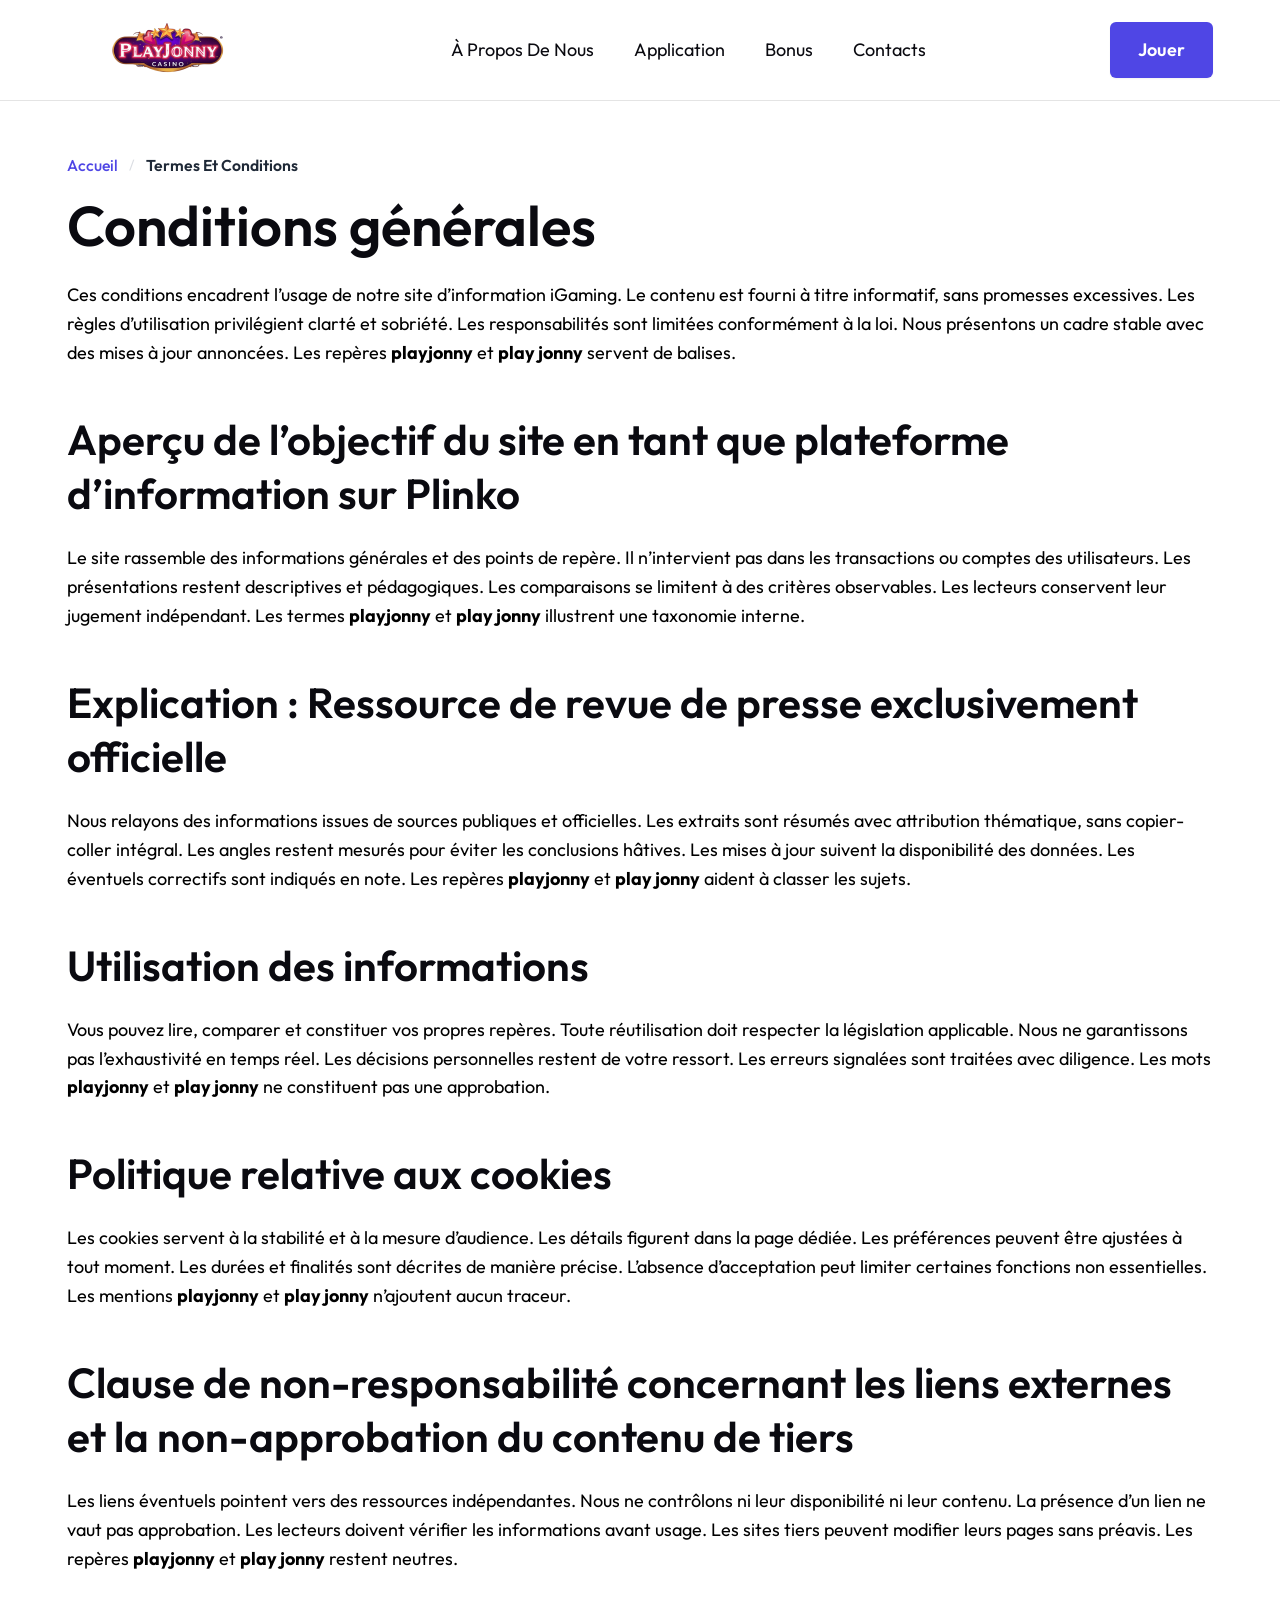
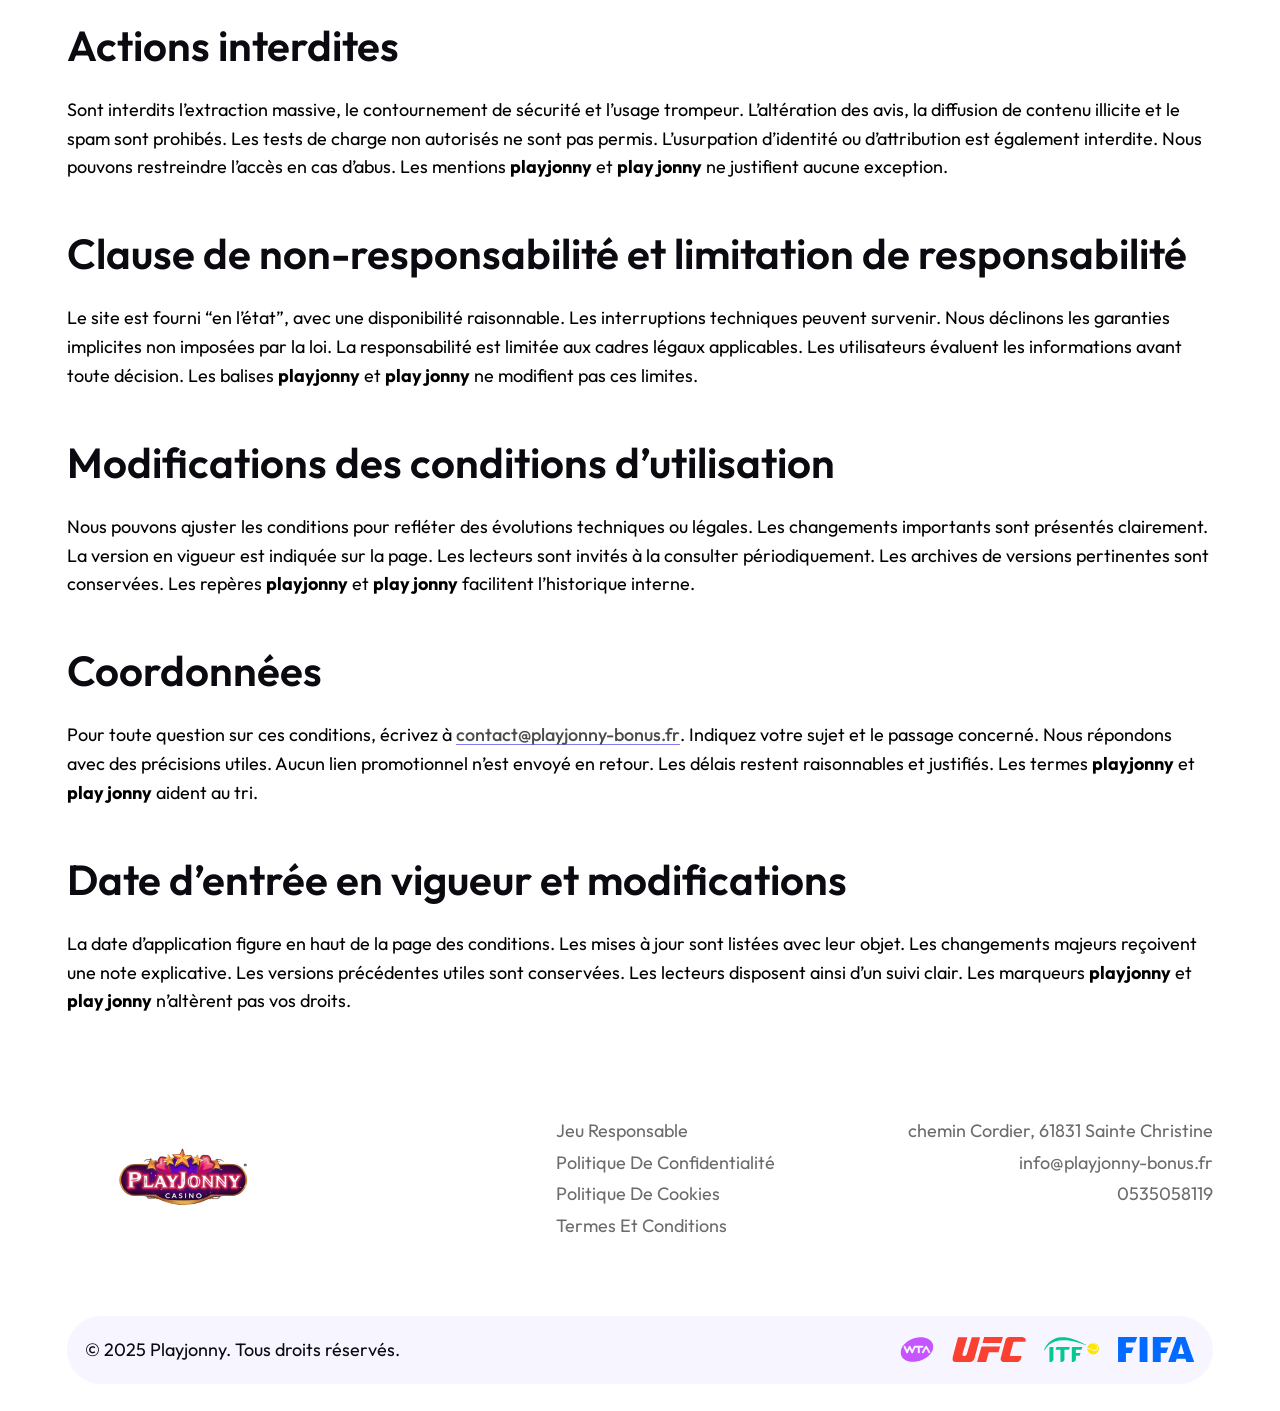
<file: termes-et-conditions/index.html>
<!DOCTYPE html>
<html class="no-js" lang="fr">
<head>
  <meta charset="utf-8">
<meta name="viewport" content="width=device-width, initial-scale=1">
<meta http-equiv="x-ua-compatible" content="ie=edge"> <title>Conditions générales — usage du site et limites</title><meta name="description" content="Lisez les règles d’usage, les limites de responsabilité, la
politique cookies et la façon dont nous mettons à jour ces conditions."><meta name="keywords" content="playjonny, play jonny"><link rel="canonical" href="https://playjonny-bonus.fr/termes-et-conditions/"><link rel="icon" type="image/png" sizes="32x32" href="/images/favicon-32x32.png"><link rel="icon" type="image/png" sizes="16x16" href="/images/favicon-16x16.png"><link rel="apple-touch-icon" sizes="180x180" href="/apple-touch-icon.png"> 
<link rel="shortcut icon" href="/favicon.ico"> 
<link rel="manifest" href="/site.webmanifest"> 
<meta name="msapplication-TileColor" content="#da532c"> 
<meta name="theme-color" content="#ffffff"> 
<meta property="og:title" content="Conditions générales — usage du site et limites">
<meta property="og:description" content="Lisez les règles d’usage, les limites de responsabilité, la
politique cookies et la façon dont nous mettons à jour ces conditions.">
<meta property="og:type" content="website">
<meta property="og:url" content="https://playjonny-bonus.fr/termes-et-conditions/"><meta property="og:image" content="https://playjonny-bonus.fr/images/logo.png">
<meta name="twitter:card" content="summary_large_image">
<meta name="twitter:title" content="Conditions générales — usage du site et limites">
<meta name="twitter:description" content="Lisez les règles d’usage, les limites de responsabilité, la
politique cookies et la façon dont nous mettons à jour ces conditions."><meta name="twitter:image" content="https://playjonny-bonus.fr/images/logo.png"><link rel="preconnect" href="https://fonts.googleapis.com">
  <link rel="preconnect" href="https://fonts.gstatic.com" crossorigin><link href="https://fonts.googleapis.com/css2?family=Inter:wght@400;600;700&amp;family=Poppins:wght@700&amp;display=swap" rel="stylesheet"><meta name="robots" content="index, follow"><script type="application/ld+json">
{
  "@context": "https://schema.org",
  "@graph": [
    {
      "@type": "WebSite",
      "@id": "https:\/\/playjonny-bonus.fr\/#website",
      "url": "https:\/\/playjonny-bonus.fr\/",
      "name": "Playjonny",
      "potentialAction": {
        "@type": "SearchAction",
        "target": "https:\/\/playjonny-bonus.fr\/search?q={search_term_string}",
        "query-input": "required name=search_term_string"
      },
      "publisher": {
         "@id": "https:\/\/playjonny-bonus.fr\/#organization"
      },
      "inLanguage": "fr"
    },
    {
      "@type": "Organization",
      "@id": "https:\/\/playjonny-bonus.fr\/#organization",
      "name": "Playjonny",
      "url": "https:\/\/playjonny-bonus.fr\/",
      "logo": {
        "@type": "ImageObject",
        "url": "https:\/\/playjonny-bonus.fr\/images\/logo.png"

      }},{
      "@type": "BreadcrumbList",
      "@id": "https:\/\/playjonny-bonus.fr\/termes-et-conditions\/#breadcrumb",
      "itemListElement": [{
          "@type": "ListItem",
          "position":  1 ,
          "name": "Accueil",
          "item": "https:\/\/playjonny-bonus.fr\/"
        },
              {
                "@type": "ListItem",
                "position":  2 ,
                "name": "PlayJonny Casino France – guide complet et avis honnête",
                "item": "https:\/\/playjonny-bonus.fr\/"
              },
        {
          "@type": "ListItem",
          "position":  3 ,
          "name": "Conditions générales — usage du site et limites"
        }
      ]
    },{"@type": "WebPage",
      "@id": "https:\/\/playjonny-bonus.fr\/termes-et-conditions\/",
      "url": "https:\/\/playjonny-bonus.fr\/termes-et-conditions\/",
      "name": "Conditions générales — usage du site et limites",
      "description": "Lisez les règles d’usage, les limites de responsabilité, la\npolitique cookies et la façon dont nous mettons à jour ces conditions.",
      "inLanguage": "fr","datePublished": "2025-10-29T00:00:00Z",
      "dateModified": "2025-10-29T00:00:00Z",
      "isPartOf": {
        "@id": "https:\/\/playjonny-bonus.fr\/#website"
      },"breadcrumb": {
         "@id": "https:\/\/playjonny-bonus.fr\/termes-et-conditions\/#breadcrumb"
       }}]
}
</script><link rel="stylesheet" href="/css/bootstrap.min.css">
  <link rel="stylesheet" href="/css/fontawesome.min.css">
  <link rel="stylesheet" href="/css/animate.css">
  <link rel="stylesheet" href="/css/odometer.css">
  <link rel="stylesheet" href="/css/slick.min.css">
  
  
  <link rel="stylesheet" href="/css/style.cb2076388ba101365ad19a9018518742a394037f6a1b30b3f24dbb59b4c7d7a3.css" integrity="sha256-yyB2OIuhATZa0ZqQGFGHQqOUA39qGzCz8k27WbTH16M=">
  
  <link rel="stylesheet" href="/css/style.99c1e212816482cc66560d26f7c3d857db12e8dc8301e0b3c31563c84aff9b34.css" integrity="sha256-MV8c7j4N+J6GFoENurnJ40Lm1LEUPiaTSdNAUJBx0iI=">
  
</head>

<body>
  
  <div class="cs_preloader cs_white_bg">
    <div class="cs_preloader_in position-relative"><span></span><span></span></div>
  </div>
  

  

<header class="cs_site_header cs_style_1 cs_sticky_header">
  
  <div class="cs_main_header cs_fs_18 cs_heading_color">
    <div class="container"> 
      <div class="cs_main_header_in">

        <div class="cs_main_header_left">
          
          <div class="logo">
  <a href="/" title="Playjonny">
    <img src="/images/logo.png" title="Playjonny" alt="Playjonny" width="200" height="100"></a>
</div>
        </div>

        <div class="cs_main_header_center">
          
          <div class="cs_nav"><ul class="cs_nav_list"><li class="menu-item"><a href="/a-propos-de-nous/" aria-label="Menu link À Propos De Nous"id="menu-a-propos-de-nous-main">
                  À Propos De Nous
                </a></li><li class="menu-item"><a href="/app/" aria-label="Menu link Application"id="menu-app-main">
                  Application
                </a></li><li class="menu-item"><a href="/bonus/" aria-label="Menu link Bonus"id="menu-bonus-main">
                  Bonus
                </a></li><li class="menu-item"><a href="/contacts/" aria-label="Menu link Contacts"id="menu-contacts-main">
                  Contacts
                </a></li></ul></div></div>
         <div class="header-controls">
            <a class="button play-button" title="Jouer">Jouer</a> 
            
        </div>

      </div>
    </div>
  </div>
  
  <hr>
</header>




  
  

  
  <main id="content" role="main">
    <div class="container single-page"><nav aria-label="breadcrumb" class="breadcrumbs">
  <ol class="breadcrumb-list" itemscope itemtype="https://schema.org/ListItem"><li class="breadcrumb-item" itemprop="itemListElement" itemscope itemtype="https://schema.org/ListItem"><a itemprop="item" href="/">
        <span itemprop="name">Accueil</span>
      </a>
      <meta itemprop="position" content="1" />
    </li><li class="breadcrumb-item active" aria-current="page" itemprop="itemListElement" itemscope itemtype="https://schema.org/ListItem">
      <span itemprop="name">Termes Et Conditions</span>
      <meta itemprop="position" content="2" />
    </li>
  </ol>
</nav><div class="content-area"><h1 id="conditions-générales">Conditions générales</h1>
<p>Ces conditions encadrent l’usage de notre site d’information iGaming. Le
contenu est fourni à titre informatif, sans promesses excessives. Les
règles d’utilisation privilégient clarté et sobriété. Les
responsabilités sont limitées conformément à la loi. Nous présentons un
cadre stable avec des mises à jour annoncées. Les repères <strong>playjonny</strong>
et <strong>play jonny</strong> servent de balises.</p>
<h2 id="aperçu-de-lobjectif-du-site-en-tant-que-plateforme-dinformation-sur-plinko">Aperçu de l&rsquo;objectif du site en tant que plateforme d&rsquo;information sur Plinko</h2>
<p>Le site rassemble des informations générales et des points de repère. Il
n’intervient pas dans les transactions ou comptes des utilisateurs. Les
présentations restent descriptives et pédagogiques. Les comparaisons se
limitent à des critères observables. Les lecteurs conservent leur
jugement indépendant. Les termes <strong>playjonny</strong> et <strong>play jonny</strong>
illustrent une taxonomie interne.</p>
<h2 id="explication--ressource-de-revue-de-presse-exclusivement-officielle">Explication : Ressource de revue de presse exclusivement officielle</h2>
<p>Nous relayons des informations issues de sources publiques et
officielles. Les extraits sont résumés avec attribution thématique, sans
copier-coller intégral. Les angles restent mesurés pour éviter les
conclusions hâtives. Les mises à jour suivent la disponibilité des
données. Les éventuels correctifs sont indiqués en note. Les repères
<strong>playjonny</strong> et <strong>play jonny</strong> aident à classer les sujets.</p>
<h2 id="utilisation-des-informations">Utilisation des informations</h2>
<p>Vous pouvez lire, comparer et constituer vos propres repères. Toute
réutilisation doit respecter la législation applicable. Nous ne
garantissons pas l’exhaustivité en temps réel. Les décisions
personnelles restent de votre ressort. Les erreurs signalées sont
traitées avec diligence. Les mots <strong>playjonny</strong> et <strong>play jonny</strong> ne
constituent pas une approbation.</p>
<h2 id="politique-relative-aux-cookies">Politique relative aux cookies</h2>
<p>Les cookies servent à la stabilité et à la mesure d’audience. Les
détails figurent dans la page dédiée. Les préférences peuvent être
ajustées à tout moment. Les durées et finalités sont décrites de manière
précise. L’absence d’acceptation peut limiter certaines fonctions non
essentielles. Les mentions <strong>playjonny</strong> et <strong>play jonny</strong> n’ajoutent
aucun traceur.</p>
<h2 id="clause-de-non-responsabilité-concernant-les-liens-externes-et-la-non-approbation-du-contenu-de-tiers">Clause de non-responsabilité concernant les liens externes et la non-approbation du contenu de tiers</h2>
<p>Les liens éventuels pointent vers des ressources indépendantes. Nous ne
contrôlons ni leur disponibilité ni leur contenu. La présence d’un lien
ne vaut pas approbation. Les lecteurs doivent vérifier les informations
avant usage. Les sites tiers peuvent modifier leurs pages sans préavis.
Les repères <strong>playjonny</strong> et <strong>play jonny</strong> restent neutres.</p>
<h2 id="actions-interdites">Actions interdites</h2>
<p>Sont interdits l’extraction massive, le contournement de sécurité et
l’usage trompeur. L’altération des avis, la diffusion de contenu
illicite et le spam sont prohibés. Les tests de charge non autorisés ne
sont pas permis. L’usurpation d’identité ou d’attribution est également
interdite. Nous pouvons restreindre l’accès en cas d’abus. Les mentions
<strong>playjonny</strong> et <strong>play jonny</strong> ne justifient aucune exception.</p>
<h2 id="clause-de-non-responsabilité-et-limitation-de-responsabilité">Clause de non-responsabilité et limitation de responsabilité</h2>
<p>Le site est fourni “en l’état”, avec une disponibilité raisonnable. Les
interruptions techniques peuvent survenir. Nous déclinons les garanties
implicites non imposées par la loi. La responsabilité est limitée aux
cadres légaux applicables. Les utilisateurs évaluent les informations
avant toute décision. Les balises <strong>playjonny</strong> et <strong>play jonny</strong> ne
modifient pas ces limites.</p>
<h2 id="modifications-des-conditions-dutilisation">Modifications des conditions d&rsquo;utilisation</h2>
<p>Nous pouvons ajuster les conditions pour refléter des évolutions
techniques ou légales. Les changements importants sont présentés
clairement. La version en vigueur est indiquée sur la page. Les lecteurs
sont invités à la consulter périodiquement. Les archives de versions
pertinentes sont conservées. Les repères <strong>playjonny</strong> et <strong>play jonny</strong>
facilitent l’historique interne.</p>
<h2 id="coordonnées">Coordonnées</h2>
<p>Pour toute question sur ces conditions, écrivez à
<!-- raw HTML omitted --><a href="mailto:contact@playjonny-bonus.fr">contact@playjonny-bonus.fr</a><!-- raw HTML omitted -->. Indiquez votre sujet et le passage
concerné. Nous répondons avec des précisions utiles. Aucun lien
promotionnel n’est envoyé en retour. Les délais restent raisonnables et
justifiés. Les termes <strong>playjonny</strong> et <strong>play jonny</strong> aident au tri.</p>
<h2 id="date-dentrée-en-vigueur-et-modifications">Date d&rsquo;entrée en vigueur et modifications</h2>
<p>La date d’application figure en haut de la page des conditions. Les
mises à jour sont listées avec leur objet. Les changements majeurs
reçoivent une note explicative. Les versions précédentes utiles sont
conservées. Les lecteurs disposent ainsi d’un suivi clair. Les marqueurs
<strong>playjonny</strong> et <strong>play jonny</strong> n’altèrent pas vos droits.</p>
</div></div>
  </main>

  <footer class="cs_footer style_1 type_1">
  <div class="container">
    <div class="cs_footer_main">
      <div class="row cs_gap_y_30">
        <div class="col-xl-5 col-lg-4 col-md-7">
          <div class="cs_footer_widget cs_text_widget">
            <div class="cs_brand cs_mb_10 wow fadeInUp" data-wow-delay="0.1s">
              <a href="/" title="Playjonny" class="footer-logo-link">
  <img src="/images/logo.png" title="Playjonny" alt="Playjonny" width="150" height="50"
    loading="lazy">
</a>
            </div>
          </div>
        </div>
        <div class="col-xl-3 col-lg-3 col-md-7">
          <div class="cs_footer_widget cs_help_widget"><ul class="cs_footer_medu cs_mp_0"><li><a href="/jeu-responsable/" aria-label="Jeu Responsable page link">Jeu Responsable</a></li><li><a href="/politique-de-confidentialite/" aria-label="Politique De Confidentialité page link">Politique De Confidentialité</a></li><li><a href="/politique-de-cookies/" aria-label="Politique De Cookies page link">Politique De Cookies</a></li><li><a href="/termes-et-conditions/" aria-label="Termes Et Conditions page link">Termes Et Conditions</a></li></ul></div>
        </div>
        <div class="col-xl-4 col-lg-3 col-md-4 offset-md-1 offset-lg-0 text-start text-md-end">
          <div class="cs_footer_widget cs_contact_widget">
            <ul class="cs_footer_medu cs_mp_0"><li><a href="https://www.google.com/maps/search/?api=1&amp;query=chemin&#43;Cordier%2C&#43;61831&#43;Sainte&#43;Christine" aria-label="Email send link">chemin Cordier, 61831 Sainte Christine</a></li><li><a href="mailto:info@playjonny-bonus.fr" aria-label="Email send link">info@playjonny-bonus.fr</a></li><li><a href="tel:tel:0535058119" aria-label="Phone call link">0535058119</a></li></ul>
          </div>
        </div>

      </div>
    </div>
    <div class="cs_height_62 cs_height_lg_40"></div>
    <div class="cs_footer_bottom cs_gray_bg_2 cs_radius_50 d-flex p-3 align-items-center mb-4">
      <div class="cs_footer_text cs_heading_color"><span class="copyright">© 2025 Playjonny. Tous droits réservés.</span></div>
      <div class="footer-casino-logos"><div class="casino-logo-gallery">
    <div class="logo-items"><div class="casino-logo-item">
          <img src="/images/casino-logos/wta.svg" title="Playjonny" alt="Playjonny" loading="lazy" width="120" height="45" style="max-height: 40px; width: auto;"></div><div class="casino-logo-item">
          <img src="/images/casino-logos/ufc.svg" title="Playjonny" alt="Playjonny" loading="lazy" width="120" height="45" style="max-height: 40px; width: auto;"></div><div class="casino-logo-item">
          <img src="/images/casino-logos/itf.svg" title="Playjonny" alt="Playjonny" loading="lazy" width="120" height="45" style="max-height: 40px; width: auto;"></div><div class="casino-logo-item">
          <img src="/images/casino-logos/fifa.svg" title="Playjonny" alt="Playjonny" loading="lazy" width="120" height="45" style="max-height: 40px; width: auto;"></div></div>
  </div></div>
    </div>
  </div>

</footer>

  
  
  <button type="button" aria-label="Scroll to top button" class="cs_scrollup cs_purple_bg cs_white_color cs_radius_100">
    <svg width="20" height="20" viewBox="0 0 20 20" fill="none" xmlns="http://www.w3.org/2000/svg">
      <path d="M0 10L1.7625 11.7625L8.75 4.7875V20H11.25V4.7875L18.225 11.775L20 10L10 0L0 10Z" fill="currentColor" />
    </svg>
  </button>
  

  
  
  <script src="/js/jquery.min.js"></script>
  <script src="/js/wow.min.js"></script>
  <script src="/js/jquery.slick.min.js"></script>
  <script src="/js/odometer.js"></script>
  
  
  
    
    <script src="/js/main.64feeb02f4f5949dccfc3dfb05a407476bfee73e4bf2048636471bf489984dac.js" integrity="sha256-ZP7rAvT1lJ3M/D37BaQHR2v+5z5L8gSGNkcb9ImYTaw=" defer></script>
  
  
  
  
  
  <script src="/app.75ec526eb1598f61b6bd8502ae91b2c26b866bf129d79582795bd5b3cfc61631.js" integrity="sha256-NZJLWIpodVmQOb1yh9V4M2isPQ1ce3NpVr/EmTxOqdE=" defer></script>

</body>
</html>
</file>
<file: css/odometer.css>
.odometer-inside {
  display: flex;
  align-items: center;
}

.odometer.odometer-auto-theme,
.odometer.odometer-theme-default {
  display: -moz-inline-box;
  -moz-box-orient: vertical;
  display: inline-block;
  vertical-align: middle;
  vertical-align: auto;
  position: relative;
}

.odometer.odometer-auto-theme,
.odometer.odometer-theme-default {
  display: inline;
}

.odometer.odometer-auto-theme .odometer-digit,
.odometer.odometer-theme-default .odometer-digit {
  display: -moz-inline-box;
  -moz-box-orient: vertical;
  display: inline-block;
  vertical-align: middle;
  vertical-align: auto;
  position: relative;
}

.odometer.odometer-auto-theme .odometer-digit,
.odometer.odometer-theme-default .odometer-digit {
  display: inline;
}

.odometer.odometer-auto-theme .odometer-digit .odometer-digit-spacer,
.odometer.odometer-theme-default .odometer-digit .odometer-digit-spacer {
  display: -moz-inline-box;
  -moz-box-orient: vertical;
  display: inline-block;
  vertical-align: middle;
  vertical-align: auto;
  visibility: hidden;
}

.odometer.odometer-auto-theme .odometer-digit .odometer-digit-spacer,
.odometer.odometer-theme-default .odometer-digit .odometer-digit-spacer {
  display: flex;
}

.odometer.odometer-auto-theme .odometer-digit .odometer-digit-inner,
.odometer.odometer-theme-default .odometer-digit .odometer-digit-inner {
  text-align: left;
  display: block;
  position: absolute;
  top: 0;
  bottom: 0;
  overflow: hidden;
}

.odometer.odometer-auto-theme .odometer-digit .odometer-ribbon,
.odometer.odometer-theme-default .odometer-digit .odometer-ribbon {
  display: block;
}

.odometer.odometer-auto-theme .odometer-digit .odometer-ribbon-inner,
.odometer.odometer-theme-default .odometer-digit .odometer-ribbon-inner {
  display: block;
  -webkit-backface-visibility: hidden;
}

.odometer.odometer-auto-theme .odometer-digit .odometer-value,
.odometer.odometer-theme-default .odometer-digit .odometer-value {
  display: block;
  -webkit-transform: translateZ(0);
}

.odometer.odometer-auto-theme .odometer-digit .odometer-value.odometer-last-value,
.odometer.odometer-theme-default .odometer-digit .odometer-value.odometer-last-value {
  position: absolute;
}

.odometer.odometer-auto-theme.odometer-animating-up .odometer-ribbon-inner,
.odometer.odometer-theme-default.odometer-animating-up .odometer-ribbon-inner {
  -webkit-transition: -webkit-transform 2s;
  -moz-transition: -moz-transform 2s;
  -ms-transition: -ms-transform 2s;
  -o-transition: -o-transform 2s;
  transition: transform 2s;
}

.odometer.odometer-auto-theme.odometer-animating-up.odometer-animating .odometer-ribbon-inner,
.odometer.odometer-theme-default.odometer-animating-up.odometer-animating .odometer-ribbon-inner {
  -webkit-transform: translateY(-100%);
  -moz-transform: translateY(-100%);
  -ms-transform: translateY(-100%);
  -o-transform: translateY(-100%);
  transform: translateY(-100%);
}

.odometer.odometer-auto-theme.odometer-animating-down .odometer-ribbon-inner,
.odometer.odometer-theme-default.odometer-animating-down .odometer-ribbon-inner {
  -webkit-transform: translateY(-100%);
  -moz-transform: translateY(-100%);
  -ms-transform: translateY(-100%);
  -o-transform: translateY(-100%);
  transform: translateY(-100%);
}

.odometer.odometer-auto-theme.odometer-animating-down.odometer-animating .odometer-ribbon-inner,
.odometer.odometer-theme-default.odometer-animating-down.odometer-animating .odometer-ribbon-inner {
  -webkit-transition: -webkit-transform 2s;
  -moz-transition: -moz-transform 2s;
  -ms-transition: -ms-transform 2s;
  -o-transition: -o-transform 2s;
  transition: transform 2s;
  -webkit-transform: translateY(0);
  -moz-transform: translateY(0);
  -ms-transform: translateY(0);
  -o-transform: translateY(0);
  transform: translateY(0);
}

.odometer.odometer-auto-theme .odometer-value,
.odometer.odometer-theme-default .odometer-value {
  text-align: center;
}
</file>
<file: css/style.cb2076388ba101365ad19a9018518742a394037f6a1b30b3f24dbb59b4c7d7a3.css>
@font-face{font-family:'Outfit';src:url("../fonts/outfit/static/Outfit-Black.ttf") format("truetype");font-weight:900;font-style:normal}@font-face{font-family:'Outfit';src:url("../fonts/outfit/static/Outfit-ExtraBold.ttf") format("truetype");font-weight:800;font-style:normal}@font-face{font-family:'Outfit';src:url("../fonts/outfit/static/Outfit-Bold.ttf") format("truetype");font-weight:700;font-style:normal}@font-face{font-family:'Outfit';src:url("../fonts/outfit/static/Outfit-SemiBold.ttf") format("truetype");font-weight:600;font-style:normal}@font-face{font-family:'Outfit';src:url("../fonts/outfit/static/Outfit-Medium.ttf") format("truetype");font-weight:500;font-style:normal}@font-face{font-family:'Outfit';src:url("../fonts/outfit/static/Outfit-Regular.ttf") format("truetype");font-weight:400;font-style:normal}@font-face{font-family:'Urbanist';src:url("../fonts/urbanist/static/Urbanist-Black.ttf") format("truetype");font-weight:900;font-style:normal}@font-face{font-family:'Urbanist';src:url("../fonts/urbanist/static/Urbanist-ExtraBold.ttf") format("truetype");font-weight:800;font-style:normal}@font-face{font-family:'Urbanist';src:url("../fonts/urbanist/static/Urbanist-Bold.ttf") format("truetype");font-weight:700;font-style:normal}@font-face{font-family:'Urbanist';src:url("../fonts/urbanist/static/Urbanist-SemiBold.ttf") format("truetype");font-weight:600;font-style:normal}@font-face{font-family:'Urbanist';src:url("../fonts/urbanist/static/Urbanist-Medium.ttf") format("truetype");font-weight:500;font-style:normal}@font-face{font-family:'Urbanist';src:url("../fonts/urbanist/static/Urbanist-Regular.ttf") format("truetype");font-weight:400;font-style:normal}@font-face{font-family:'Inter';src:url("../fonts/inter/static/Inter_18pt-Black.ttf") format("truetype");font-weight:900;font-style:normal}@font-face{font-family:'Inter';src:url("../fonts/inter/static/Inter_18pt-ExtraBold.ttf") format("truetype");font-weight:800;font-style:normal}@font-face{font-family:'Inter';src:url("../fonts/inter/static/Inter_18pt-Bold.ttf") format("truetype");font-weight:700;font-style:normal}@font-face{font-family:'Inter';src:url("../fonts/inter/static/Inter_18pt-SemiBold.ttf") format("truetype");font-weight:600;font-style:normal}@font-face{font-family:'Inter';src:url("../fonts/inter/static/Inter_18pt-Medium.ttf") format("truetype");font-weight:500;font-style:normal}@font-face{font-family:'Inter';src:url("../fonts/inter/static/Inter_18pt-Regular.ttf") format("truetype");font-weight:400;font-style:normal}:root{--white-color: #fff;--black-color: #000;--heading-color: #0A0A10;--body-color: #6C6C6C;--purple-color: #936DFF;--accent-color: #00CC61;--border-color: #CACACA;--gray-color: #F6F3FE;--gray2-color: #A3A2A3;--heading-font: 'Outfit', sans-serif;--body-font: 'Urbanist', sans-serif}.cs_live_chat{--heading-font: 'Urbanist', sans-serif}.cs_live_chat h1,.cs_live_chat h2,.cs_live_chat h3,.cs_live_chat h4,.cs_live_chat h5,.cs_live_chat h6{font-weight:700}.cs_task_management{--heading-font: 'Inter', sans-serif;background-color:#05111A;color:var(--border-color);font-size:16px}.cs_task_management .cs_heading_bg{background-color:#05111A}body,html{color:var(--body-color);font-family:var(--heading-font);font-size:18px;line-height:1.75em;font-weight:400;overflow-x:clip}h1,h2,h3,h4,h5,h6{clear:both;color:var(--heading-color);padding:0;margin:0 0 20px 0;font-weight:600;line-height:1.2em}h1,.h1{font-size:56px;line-height:1.2;margin-bottom:var(--theme-spacing-lg)}h2,.h2{font-size:42px;line-height:1.3;margin-bottom:var(--theme-spacing-lg)}h3,.h3{font-size:30px;line-height:1.4;margin-bottom:var(--theme-spacing-md)}h4,.h4{font-size:24px;line-height:1.4;margin-bottom:var(--theme-spacing-md)}h5,.h5{font-size:18px;line-height:1.5;margin-bottom:var(--theme-spacing-sm)}h6,.h6{font-size:16px;line-height:1.5;margin-bottom:var(--theme-spacing-sm)}@media (max-width: 992px){h1,.h1{font-size:48px}h2,.h2{font-size:36px}h3,.h3{font-size:28px}h4,.h4{font-size:22px}}@media (max-width: 768px){h1,.h1{font-size:40px}h2,.h2{font-size:32px}h3,.h3{font-size:26px}h4,.h4{font-size:20px}h5,.h5{font-size:17px}}@media (max-width: 576px){h1,.h1{font-size:32px;line-height:1.3}h2,.h2{font-size:28px;line-height:1.3}h3,.h3{font-size:24px;line-height:1.4}h4,.h4{font-size:19px;line-height:1.4}h5,.h5{font-size:16px;line-height:1.5}h6,.h6{font-size:15px;line-height:1.5}}p{margin-bottom:15px;line-height:1.6em}ul{margin:0 0 25px 0;padding-left:20px;list-style:square outside none}ol{padding-left:20px;margin-bottom:25px}dfn,cite,em,i{font-style:italic}blockquote{margin:0 15px;font-style:italic;font-size:20px;line-height:1.6em;margin:0}address{margin:0 0 15px}img{border:0;max-width:100%;height:auto}a{color:inherit;text-decoration:none;transition:all 0.3s ease}button{color:inherit;transition:all 0.3s ease;cursor:pointer}a:hover{text-decoration:none;color:var(--accent-color)}table{width:100%;margin-bottom:25px}table th{font-weight:600;color:var(--body-color)}table td,table th{border-top:1px solid var(--border-color);padding:11px 10px}dl{margin-bottom:25px}dl dt{font-weight:600}b,strong{font-weight:bold}pre{color:var(--body-color);border:1px solid var(--border-color);font-size:18px;padding:25px;border-radius:5px}kbd{font-size:100%;background-color:var(--body-color);border-radius:5px}input,textarea{color:var(--heading-color);transition:all 0.4s ease}.cs_preloader{position:fixed;display:flex;align-items:center;justify-content:center;z-index:99999;top:0;width:100%;height:100vh}.cs_preloader_in{width:110px;height:110px;position:relative;border-radius:50%}.cs_preloader_in:before,.cs_preloader_in:after{content:'';border-width:2px;border-style:solid;border-radius:50%;position:absolute;width:100%;height:100%;left:50%;top:50%;transform:translate(-50%, -50%)}.cs_preloader_in:after{border-color:transparent;border-top-color:var(--purple-color);border-bottom-color:var(--purple-color);opacity:0.8;animation:spin 1s ease-in-out infinite;z-index:2}.cs_preloader_in:before{border-color:var(--purple-color);opacity:0.2}.cs_preloader_in span{display:inline-block;width:50px;height:50px;background-color:var(--purple-color);border-radius:50%;position:absolute;left:50%;top:50%;transform:translate(-50%, -50%) scale(0);animation:bubble-animation 2s linear infinite}.cs_preloader_in span:nth-child(2){animation-delay:1s}@keyframes spin{0%{transform:translate(-50%, -50%) rotate(0deg)}100%{transform:translate(-50%, -50%) rotate(360deg)}}@keyframes bubble-animation{100%{transform:translate(-50%, -50%) scale(1);opacity:0}}.cs_mb_1{margin-bottom:1px}.cs_mb_2{margin-bottom:2px}.cs_mb_3{margin-bottom:3px}.cs_mb_4{margin-bottom:4px}.cs_mb_5{margin-bottom:5px}.cs_mb_6{margin-bottom:6px}.cs_mb_7{margin-bottom:7px}.cs_mb_8{margin-bottom:8px}.cs_mb_9{margin-bottom:9px}.cs_mb_10{margin-bottom:10px}.cs_mb_11{margin-bottom:11px}.cs_mb_12{margin-bottom:12px}.cs_mb_13{margin-bottom:13px}.cs_mb_14{margin-bottom:14px}.cs_mb_15{margin-bottom:15px}.cs_mb_16{margin-bottom:16px}.cs_mb_17{margin-bottom:17px}.cs_mb_18{margin-bottom:18px}.cs_mb_19{margin-bottom:19px}.cs_mb_20{margin-bottom:20px}.cs_mb_21{margin-bottom:21px}.cs_mb_22{margin-bottom:22px}.cs_mb_23{margin-bottom:23px}.cs_mb_24{margin-bottom:24px}.cs_mb_25{margin-bottom:25px}.cs_mb_26{margin-bottom:26px}.cs_mb_27{margin-bottom:27px}.cs_mb_28{margin-bottom:28px}.cs_mb_29{margin-bottom:29px}.cs_mb_30{margin-bottom:30px}.cs_mb_31{margin-bottom:31px}.cs_mb_32{margin-bottom:32px}.cs_mb_33{margin-bottom:33px}.cs_mb_34{margin-bottom:34px}.cs_mb_35{margin-bottom:35px}.cs_mb_36{margin-bottom:36px}.cs_mb_37{margin-bottom:37px}.cs_mb_38{margin-bottom:38px}.cs_mb_39{margin-bottom:39px}.cs_mb_40{margin-bottom:40px}.cs_mb_41{margin-bottom:41px}.cs_mb_42{margin-bottom:42px}.cs_mb_43{margin-bottom:43px}.cs_mb_44{margin-bottom:44px}.cs_mb_45{margin-bottom:45px}.cs_mb_46{margin-bottom:46px}.cs_mb_47{margin-bottom:47px}.cs_mb_48{margin-bottom:48px}.cs_mb_49{margin-bottom:49px}.cs_mb_50{margin-bottom:50px}.cs_mb_51{margin-bottom:51px}.cs_mb_52{margin-bottom:52px}.cs_mb_53{margin-bottom:53px}.cs_mb_54{margin-bottom:54px}.cs_mb_55{margin-bottom:55px}.cs_mb_56{margin-bottom:56px}.cs_mb_57{margin-bottom:57px}.cs_mb_58{margin-bottom:58px}.cs_mb_59{margin-bottom:59px}.cs_mb_60{margin-bottom:60px}@media screen and (min-width: 992px){.cs_height_1{height:1px}.cs_height_2{height:2px}.cs_height_3{height:3px}.cs_height_4{height:4px}.cs_height_5{height:5px}.cs_height_6{height:6px}.cs_height_7{height:7px}.cs_height_8{height:8px}.cs_height_9{height:9px}.cs_height_10{height:10px}.cs_height_11{height:11px}.cs_height_12{height:12px}.cs_height_13{height:13px}.cs_height_14{height:14px}.cs_height_15{height:15px}.cs_height_16{height:16px}.cs_height_17{height:17px}.cs_height_18{height:18px}.cs_height_19{height:19px}.cs_height_20{height:20px}.cs_height_21{height:21px}.cs_height_22{height:22px}.cs_height_23{height:23px}.cs_height_24{height:24px}.cs_height_25{height:25px}.cs_height_26{height:26px}.cs_height_27{height:27px}.cs_height_28{height:28px}.cs_height_29{height:29px}.cs_height_30{height:30px}.cs_height_31{height:31px}.cs_height_32{height:32px}.cs_height_33{height:33px}.cs_height_34{height:34px}.cs_height_35{height:35px}.cs_height_36{height:36px}.cs_height_37{height:37px}.cs_height_38{height:38px}.cs_height_39{height:39px}.cs_height_40{height:40px}.cs_height_41{height:41px}.cs_height_42{height:42px}.cs_height_43{height:43px}.cs_height_44{height:44px}.cs_height_45{height:45px}.cs_height_46{height:46px}.cs_height_47{height:47px}.cs_height_48{height:48px}.cs_height_49{height:49px}.cs_height_50{height:50px}.cs_height_51{height:51px}.cs_height_52{height:52px}.cs_height_53{height:53px}.cs_height_54{height:54px}.cs_height_55{height:55px}.cs_height_56{height:56px}.cs_height_57{height:57px}.cs_height_58{height:58px}.cs_height_59{height:59px}.cs_height_60{height:60px}.cs_height_61{height:61px}.cs_height_62{height:62px}.cs_height_63{height:63px}.cs_height_64{height:64px}.cs_height_65{height:65px}.cs_height_66{height:66px}.cs_height_67{height:67px}.cs_height_68{height:68px}.cs_height_69{height:69px}.cs_height_70{height:70px}.cs_height_71{height:71px}.cs_height_72{height:72px}.cs_height_73{height:73px}.cs_height_74{height:74px}.cs_height_75{height:75px}.cs_height_76{height:76px}.cs_height_77{height:77px}.cs_height_78{height:78px}.cs_height_79{height:79px}.cs_height_80{height:80px}.cs_height_81{height:81px}.cs_height_82{height:82px}.cs_height_83{height:83px}.cs_height_84{height:84px}.cs_height_85{height:85px}.cs_height_86{height:86px}.cs_height_87{height:87px}.cs_height_88{height:88px}.cs_height_89{height:89px}.cs_height_90{height:90px}.cs_height_91{height:91px}.cs_height_92{height:92px}.cs_height_93{height:93px}.cs_height_94{height:94px}.cs_height_95{height:95px}.cs_height_96{height:96px}.cs_height_97{height:97px}.cs_height_98{height:98px}.cs_height_99{height:99px}.cs_height_100{height:100px}.cs_height_101{height:101px}.cs_height_102{height:102px}.cs_height_103{height:103px}.cs_height_104{height:104px}.cs_height_105{height:105px}.cs_height_106{height:106px}.cs_height_107{height:107px}.cs_height_108{height:108px}.cs_height_109{height:109px}.cs_height_110{height:110px}.cs_height_111{height:111px}.cs_height_112{height:112px}.cs_height_113{height:113px}.cs_height_114{height:114px}.cs_height_115{height:115px}.cs_height_116{height:116px}.cs_height_117{height:117px}.cs_height_118{height:118px}.cs_height_119{height:119px}.cs_height_120{height:120px}.cs_height_121{height:121px}.cs_height_122{height:122px}.cs_height_123{height:123px}.cs_height_124{height:124px}.cs_height_125{height:125px}.cs_height_126{height:126px}.cs_height_127{height:127px}.cs_height_128{height:128px}.cs_height_129{height:129px}.cs_height_130{height:130px}.cs_height_131{height:131px}.cs_height_132{height:132px}.cs_height_133{height:133px}.cs_height_134{height:134px}.cs_height_135{height:135px}.cs_height_136{height:136px}.cs_height_137{height:137px}.cs_height_138{height:138px}.cs_height_139{height:139px}.cs_height_140{height:140px}.cs_height_141{height:141px}.cs_height_142{height:142px}.cs_height_143{height:143px}.cs_height_144{height:144px}.cs_height_145{height:145px}.cs_height_146{height:146px}.cs_height_147{height:147px}.cs_height_148{height:148px}.cs_height_149{height:149px}.cs_height_150{height:150px}}@media screen and (max-width: 991px){.cs_mb_lg_1{margin-bottom:1px}.cs_mb_lg_2{margin-bottom:2px}.cs_mb_lg_3{margin-bottom:3px}.cs_mb_lg_4{margin-bottom:4px}.cs_mb_lg_5{margin-bottom:5px}.cs_mb_lg_6{margin-bottom:6px}.cs_mb_lg_7{margin-bottom:7px}.cs_mb_lg_8{margin-bottom:8px}.cs_mb_lg_9{margin-bottom:9px}.cs_mb_lg_10{margin-bottom:10px}.cs_mb_lg_11{margin-bottom:11px}.cs_mb_lg_12{margin-bottom:12px}.cs_mb_lg_13{margin-bottom:13px}.cs_mb_lg_14{margin-bottom:14px}.cs_mb_lg_15{margin-bottom:15px}.cs_mb_lg_16{margin-bottom:16px}.cs_mb_lg_17{margin-bottom:17px}.cs_mb_lg_18{margin-bottom:18px}.cs_mb_lg_19{margin-bottom:19px}.cs_mb_lg_20{margin-bottom:20px}.cs_mb_lg_21{margin-bottom:21px}.cs_mb_lg_22{margin-bottom:22px}.cs_mb_lg_23{margin-bottom:23px}.cs_mb_lg_24{margin-bottom:24px}.cs_mb_lg_25{margin-bottom:25px}.cs_mb_lg_26{margin-bottom:26px}.cs_mb_lg_27{margin-bottom:27px}.cs_mb_lg_28{margin-bottom:28px}.cs_mb_lg_29{margin-bottom:29px}.cs_mb_lg_30{margin-bottom:30px}.cs_mb_lg_31{margin-bottom:31px}.cs_mb_lg_32{margin-bottom:32px}.cs_mb_lg_33{margin-bottom:33px}.cs_mb_lg_34{margin-bottom:34px}.cs_mb_lg_35{margin-bottom:35px}.cs_mb_lg_36{margin-bottom:36px}.cs_mb_lg_37{margin-bottom:37px}.cs_mb_lg_38{margin-bottom:38px}.cs_mb_lg_39{margin-bottom:39px}.cs_mb_lg_40{margin-bottom:40px}.cs_height_lg_1{height:1px}.cs_height_lg_2{height:2px}.cs_height_lg_3{height:3px}.cs_height_lg_4{height:4px}.cs_height_lg_5{height:5px}.cs_height_lg_6{height:6px}.cs_height_lg_7{height:7px}.cs_height_lg_8{height:8px}.cs_height_lg_9{height:9px}.cs_height_lg_10{height:10px}.cs_height_lg_11{height:11px}.cs_height_lg_12{height:12px}.cs_height_lg_13{height:13px}.cs_height_lg_14{height:14px}.cs_height_lg_15{height:15px}.cs_height_lg_16{height:16px}.cs_height_lg_17{height:17px}.cs_height_lg_18{height:18px}.cs_height_lg_19{height:19px}.cs_height_lg_20{height:20px}.cs_height_lg_21{height:21px}.cs_height_lg_22{height:22px}.cs_height_lg_23{height:23px}.cs_height_lg_24{height:24px}.cs_height_lg_25{height:25px}.cs_height_lg_26{height:26px}.cs_height_lg_27{height:27px}.cs_height_lg_28{height:28px}.cs_height_lg_29{height:29px}.cs_height_lg_30{height:30px}.cs_height_lg_31{height:31px}.cs_height_lg_32{height:32px}.cs_height_lg_33{height:33px}.cs_height_lg_34{height:34px}.cs_height_lg_35{height:35px}.cs_height_lg_36{height:36px}.cs_height_lg_37{height:37px}.cs_height_lg_38{height:38px}.cs_height_lg_39{height:39px}.cs_height_lg_40{height:40px}.cs_height_lg_41{height:41px}.cs_height_lg_42{height:42px}.cs_height_lg_43{height:43px}.cs_height_lg_44{height:44px}.cs_height_lg_45{height:45px}.cs_height_lg_46{height:46px}.cs_height_lg_47{height:47px}.cs_height_lg_48{height:48px}.cs_height_lg_49{height:49px}.cs_height_lg_50{height:50px}.cs_height_lg_51{height:51px}.cs_height_lg_52{height:52px}.cs_height_lg_53{height:53px}.cs_height_lg_54{height:54px}.cs_height_lg_55{height:55px}.cs_height_lg_56{height:56px}.cs_height_lg_57{height:57px}.cs_height_lg_58{height:58px}.cs_height_lg_59{height:59px}.cs_height_lg_60{height:60px}.cs_height_lg_61{height:61px}.cs_height_lg_62{height:62px}.cs_height_lg_63{height:63px}.cs_height_lg_64{height:64px}.cs_height_lg_65{height:65px}.cs_height_lg_66{height:66px}.cs_height_lg_67{height:67px}.cs_height_lg_68{height:68px}.cs_height_lg_69{height:69px}.cs_height_lg_70{height:70px}.cs_height_lg_71{height:71px}.cs_height_lg_72{height:72px}.cs_height_lg_73{height:73px}.cs_height_lg_74{height:74px}.cs_height_lg_75{height:75px}.cs_height_lg_76{height:76px}.cs_height_lg_77{height:77px}.cs_height_lg_78{height:78px}.cs_height_lg_79{height:79px}.cs_height_lg_80{height:80px}.cs_height_lg_81{height:81px}.cs_height_lg_82{height:82px}.cs_height_lg_83{height:83px}.cs_height_lg_84{height:84px}.cs_height_lg_85{height:85px}.cs_height_lg_86{height:86px}.cs_height_lg_87{height:87px}.cs_height_lg_88{height:88px}.cs_height_lg_89{height:89px}.cs_height_lg_90{height:90px}.cs_height_lg_91{height:91px}.cs_height_lg_92{height:92px}.cs_height_lg_93{height:93px}.cs_height_lg_94{height:94px}.cs_height_lg_95{height:95px}.cs_height_lg_96{height:96px}.cs_height_lg_97{height:97px}.cs_height_lg_98{height:98px}.cs_height_lg_99{height:99px}.cs_height_lg_100{height:100px}}.cs_fs_12{font-size:12px}.cs_fs_14{font-size:14px}.cs_fs_15{font-size:15px}.cs_fs_16{font-size:16px}.cs_fs_18{font-size:18px;line-height:1.56em}@media (max-width: 575px){.cs_fs_18{font-size:16px}}.cs_fs_20{font-size:20px}.cs_fs_21{font-size:21px;line-height:1.67em}@media (max-width: 575px){.cs_fs_21{font-size:18px}}.cs_fs_22{font-size:22px;line-height:1.4em}@media (max-width: 575px){.cs_fs_22{font-size:20px}}.cs_fs_24{font-size:24px;line-height:1.4em}@media (max-width: 575px){.cs_fs_24{font-size:22px}}.cs_fs_29{font-size:29px;line-height:1.21em}@media (max-width: 575px){.cs_fs_29{font-size:24px}}.cs_fs_30{font-size:30px;line-height:1.533em}.cs_fs_32{font-size:32px;line-height:1.5em}.cs_fs_38{font-size:38px;line-height:1.32em}.cs_fs_40{font-size:40px;line-height:1.45em}.cs_fs_48{font-size:48px;line-height:1.21em}@media (max-width: 767px){.cs_fs_48{font-size:36px}}.cs_fs_50{font-size:50px;line-height:1.3em}@media (max-width: 991px){.cs_fs_50{font-size:42px}}@media (max-width: 575px){.cs_fs_50{font-size:36px}}.cs_fs_68{font-size:68px;line-height:1.2em}@media (max-width: 1199px){.cs_fs_68{font-size:62px}}@media (max-width: 991px){.cs_fs_68{font-size:56px}}@media (max-width: 767px){.cs_fs_68{font-size:52px}}@media (max-width: 575px){.cs_fs_68{font-size:42px}}.cs_fs_70{font-size:70px;line-height:1.14em}@media (max-width: 1199px){.cs_fs_70{font-size:64px}}@media (max-width: 767px){.cs_fs_70{font-size:56px}}@media (max-width: 575px){.cs_fs_70{font-size:48px}}.cs_heading_font{font-family:var(--heading-font)}.cs_body_font{font-family:var(--body-font)}.cs_light{font-weight:300}.cs_normal{font-weight:400}.cs_medium{font-weight:500}.cs_semibold{font-weight:600}.cs_bold{font-weight:700}.cs_extra_bold{font-weight:800}.cs_black{font-weight:900}.cs_white_color{color:var(--white-color)}.cs_heading_color{color:var(--heading-color)}.cs_body_color{color:var(--body-color)}.cs_border_color{color:var(--border-color)}.cs_gray2_color{color:var(--gray2-color)}.cs_purple_color{color:var(--purple-color)}.cs_accent_color{color:var(--accent-color)}.cs_white_bg{background-color:var(--white-color)}.cs_heading_bg{background-color:var(--heading-color)}.cs_purple_bg{background-color:var(--purple-color)}.cs_body_bg{background-color:var(--body-color)}.cs_accent_bg{background-color:var(--accent-color)}.cs_gray_bg{background-color:var(--gray-color)}.cs_gray_bg_1{background-color:#F2FCF7}.cs_gray_bg_2{background-color:rgba(147,109,255,0.07)}.cs_gray_bg_3::before{content:"";width:100%;height:100%;opacity:0.05;background:linear-gradient(270deg, #936DFF 0%, #00CC61 100%);position:absolute;left:0;top:0}.cs_gray_bg_4{background-color:#F7F7FA}.cs_gray_bg_5{background-color:#00F043}.cs_gray_bg_6{background-color:#FAF8FF}.cs_gray_bg_7{background-color:rgba(147,109,255,0.05)}.cs_gray_bg_8{background-color:rgba(0,204,97,0.05)}.cs_gray_bg_9{background-color:rgba(147,109,255,0.08)}.cs_bg_filed{background-size:cover;background-repeat:no-repeat;background-position:center}.cs_bg_fixed{background-attachment:fixed}@media (max-width: 1370px){.cs_bg_fixed{background-attachment:initial}}.cs_bg_shape_1{width:100%;max-width:1600px;height:100%;opacity:0.05;top:0;left:50%;transform:translateX(-50%)}.cs_radius_3{border-radius:3px}.cs_radius_4{border-radius:4px}.cs_radius_5{border-radius:5px}.cs_radius_7{border-radius:7px}.cs_radius_8{border-radius:8px}.cs_radius_10{border-radius:10px}.cs_radius_15{border-radius:15px}.cs_radius_20{border-radius:20px}.cs_radius_30{border-radius:30px}.cs_radius_40{border-radius:40px}.cs_radius_50{border-radius:50px}.cs_radius_100{border-radius:50%}.cs_mp_0{list-style:none;margin:0;padding:0}.cs_has_before_after::before,.cs_has_before_after::after{content:"";width:65px;height:1px;position:absolute;top:15px}.cs_has_before_after::before{background:linear-gradient(270deg, #6C6C6C 0%, #fff 100%);right:calc(100% + 15px)}.cs_has_before_after::after{background:linear-gradient(90deg, #6C6C6C 0%, #fff 100%);left:calc(100% + 15px)}.cs_form_field{display:block;width:100%;resize:none;outline:none;padding:8px 20px;border:1px solid var(--border-color)}.cs_form_field:focus{border-color:var(--accent-color)}label{display:block;margin-bottom:8px;color:var(--heading-color)}input::-webkit-outer-spin-button,input::-webkit-inner-spin-button{-webkit-appearance:none;margin:0}.cs_result{font-size:14px;color:var(--accent-color)}.cs_row_gap_30{margin-left:-15px;margin-right:-15px}.cs_row_gap_30>*{padding-left:15px;padding-right:15px}.cs_row_gap_70{margin-left:-35px;margin-right:-35px}.cs_row_gap_70>*{padding-left:35px;padding-right:35px}.cs_gap_y_16{gap:16px 0}.cs_gap_y_20{gap:20px 0}.cs_gap_y_24{gap:24px 0}.cs_gap_y_30{gap:30px 0}.cs_gap_y_35{gap:35px 0}.cs_gap_y_40{gap:40px 0}.cs_gap_y_45{gap:45px 0}.cs_gap_y_50{gap:50px 0}.cs_gap_y_60{gap:60px 0}.cs_gap_y_65{gap:65px 0}.cs_gap_y_80{gap:80px 0}hr{margin:0;padding:0;border:none;border-top:1px solid var(--border-color);opacity:0.5}.cs_center{display:flex;align-items:center;justify-content:center}.cs_center_column{display:flex;flex-direction:column;align-items:center;justify-content:center}.cs_hide_before_after::before,.cs_hide_before_after::after{display:none}.cs_btn.cs_style_1{display:inline-flex;align-items:center;justify-content:center;flex:none;border:0;outline:0;padding:17px 35px;line-height:1em;border-radius:50px;gap:8px;position:relative;overflow:hidden}.cs_btn.cs_style_1>*{position:relative;z-index:1}.cs_btn.cs_style_1 .cs_btn_icon{transform:rotate(-45deg)}.cs_btn.cs_style_1 i{text-shadow:-20px 0px 0px currentColor;transition:all 0.3s ease}.cs_btn.cs_style_1.cs_purple_hover::before{background-color:var(--purple-color)}.cs_btn.cs_style_1.cs_accent_hover::before{background-color:var(--accent-color)}.cs_btn.cs_style_1.cs_outline{border:1px solid var(--heading-color)}.cs_btn.cs_style_1::before{content:"";width:300px;height:300px;background-color:var(--heading-color);border-radius:50%;position:absolute;left:50%;bottom:0;z-index:0;transform:translate(-50%, 75px) scale(0.1);transition:0.6s cubic-bezier(0.52, 1.64, 0.37, 0.6)}.cs_btn.cs_style_1:hover{color:var(--white-color)}.cs_btn.cs_style_1:hover::before{bottom:0;transform:translate(-50%, 0) scaleX(1.5) scaleY(1.5)}.cs_btn.cs_style_1:hover i{transform:translateX(20px)}.cs_btn.cs_style_2{display:inline-flex;align-items:center;gap:10px;padding:5px 10px 6px;border:1px solid var(--white-color)}.cs_btn.cs_style_2 p{line-height:1em}.cs_btn.cs_style_2 h3{line-height:1em;transition:all 0.3s ease}.cs_btn.cs_style_2:hover{background-color:transparent;color:var(--white-color)}.cs_btn.cs_style_2:hover.cs_type_1{background-color:var(--white-color);color:var(--heading-color)}.cs_btn.cs_style_2:hover.cs_type_1 h3{color:var(--heading-color)}.cs_btn.cs_style_2:hover h3{color:var(--white-color)}.cs_player_btn{display:inline-flex;align-items:center;gap:14px}.cs_player_btn .cs_play_btn_icon{width:35px;height:35px;padding-left:2px;border:1px solid currentColor;position:relative;z-index:1}.cs_player_btn .cs_play_btn_icon span{display:inline-block;border-bottom:7px solid transparent;border-left:11px solid currentColor;border-top:7px solid transparent;border-radius:2px}.cs_player_btn .cs_player_text{background-repeat:no-repeat;background-image:linear-gradient(90deg, currentColor 0, currentColor 100%);transition:background-size 0.42s cubic-bezier(0.49, 0.49, 0.08, 1),color 0.27s ease-out;background-position:100% calc(100% - 0px);background-size:0 1.5px;color:currentColor}.cs_player_btn:hover .cs_player_text{opacity:1;background-size:100% 1.5px;background-position:0 calc(100% - 0px)}.cs_player_btn.cs_style_2{width:84px;height:84px;position:relative}.cs_player_btn.cs_style_2::before,.cs_player_btn.cs_style_2::after{content:"";width:calc(100% + 0px);height:calc(100% + 0px);border:3px solid var(--white-color);border-radius:inherit;position:absolute;left:50%;top:50%;transform:translate(-50%, -50%);animation:scale-up 4s linear infinite}.cs_player_btn.cs_style_2::after{animation-delay:2s}.cs_social_links.cs_style_1{display:flex;justify-content:center;gap:10px 27px;flex-wrap:wrap}.cs_social_links.cs_style_1 a .cs_social_icon{margin-right:5px}.cs_social_links.cs_style_1 a:hover{color:var(--purple-color)}.cs_scrollup{width:50px;height:50px;border:0;outline:0;position:fixed;bottom:50px;right:30px;opacity:0;z-index:99;transform:translateY(100px);overflow:hidden;transition:all 0.3s ease}.cs_scrollup::before{content:"";width:60%;height:60%;background-color:var(--heading-color);border-radius:inherit;position:absolute;left:50%;top:50%;opacity:0;transform:translate(-50%, -50%) scale(0);transition:all 0.2s ease}.cs_scrollup.cs_scrollup_show{transform:translateY(0);opacity:1}.cs_scrollup svg{animation:up-arrow 2s linear infinite}.cs_scrollup:hover::before{transform:translate(-50%, -50%) scale(1);opacity:1}.cs_section_heading.cs_style_1 .cs_section_subtitle{display:inline-flex;align-items:center;justify-content:center}.cs_section_heading.cs_style_1 .cs_section_subtitle.cs_border{padding:5px 20px;border:1px solid currentColor}.cs_section_heading.cs_style_1 .cs_section_subtitle .cs_pill{display:inline-block;width:37px;height:1px;margin-left:9px;background-color:var(--body-color)}.cs_section_heading.cs_style_1 .cs_gradient_color{background:linear-gradient(90deg, #00CC61 19.68%, #E1FFEF 95.83%);background-clip:text;-webkit-background-clip:text;-webkit-text-fill-color:transparent}.cs_section_heading.cs_style_1.cs_type_1{display:flex;align-items:center;justify-content:space-between;gap:20px}.cs_section_heading.cs_style_1 .cs_section_heading_right{max-width:40%}@media (max-width: 991px){.cs_section_heading.cs_style_1.cs_type_1{flex-direction:column}.cs_section_heading.cs_style_1 .cs_section_heading_right{max-width:100%}}.cs_counter_shape_1{width:80px;height:155px;border-radius:0 0 0 100px;top:0;right:0}.cs_counter_shape_2{width:80px;height:155px;border-radius:0 100px 0 0;bottom:0;left:0}.cs_counter_shape_4{top:83px;right:10%;animation:spinAnimation 20s linear infinite}.cs_vector_shape_1{top:76px;right:20%;animation:rotation-movement 20s linear infinite;animation-delay:10s}.cs_vector_shape_2{top:120px;left:20%;animation:rotation-movement 20s linear infinite}.cs_rating_percentage,.cs_rating{overflow:hidden}.cs_rating_percentage::before,.cs_rating::before{content:'\f005\f005\f005\f005\f005';font-family:'Font Awesome 6 Free';position:absolute;top:0;left:0}.cs_rating{max-width:120px;flex:none;height:24px;position:relative;color:var(--accent-color);font-size:16px;letter-spacing:7px}.cs_rating::before{font-weight:400}.cs_rating_percentage{position:absolute;top:0;left:0;height:100%}.cs_rating_percentage::before{font-weight:900}.cs_mp_0{margin:0;padding:0;list-style:none}.cs_list.cs_style_1 li{position:relative;padding-left:44px}.cs_list.cs_style_1 li:not(:last-child){margin-bottom:17px}.cs_list.cs_style_1 .cs_list_icon{position:absolute;top:2px;left:0}.cs_list.cs_style_2{display:flex;gap:15px 24px;flex-wrap:wrap}.cs_list.cs_style_2 li{position:relative;padding-left:25px;text-wrap:nowrap}.cs_list.cs_style_2 i{position:absolute;top:7px;left:0}.cs_accordian::before{content:"";width:100%;height:100%;border-radius:inherit;background-color:var(--border-color);opacity:0.2;position:absolute;left:0;top:0}.cs_accordian:not(:last-child){margin-bottom:24px}.cs_accordian>*{position:relative;z-index:1}.cs_accordian .cs_accordian_head{padding:25px 70px 20px 25px;cursor:pointer}.cs_accordian .cs_accordian_toggle{display:inline-block;width:14px;height:2px;background-color:currentColor;top:40px;right:33px;transition:all 0.3s ease}.cs_accordian .cs_accordian_toggle::before{content:"";width:100%;height:100%;background-color:inherit;position:absolute;left:50%;top:50%;transform:translate(-50%, -50%) rotate(90deg)}.cs_accordian .cs_accordian_body{padding:0 20px 25px 25px;margin-top:-6px}.cs_accordian.cs_type_1{border:1px solid #252D32}.cs_accordian.cs_type_1 .cs_accordian_head{padding:28px 70px 24px 25px;cursor:pointer}.cs_accordian.cs_type_1::before{display:none}.cs_accordian.cs_type_2{box-shadow:0px 4px 10px 0px rgba(0,0,0,0.07)}.cs_accordian.cs_type_2:not(:last-child){margin-bottom:30px}.cs_accordian.cs_type_2::before{display:none}.cs_accordian.active .cs_accordian_head{pointer-events:none}.cs_accordian.active .cs_accordian_toggle{transform:rotate(45deg)}.cs_faq_shape_1,.cs_faq_shape_2{width:137px;height:137px;filter:blur(150px)}.cs_faq_shape_1{top:44%;left:-65px}.cs_faq_shape_2{bottom:20px;right:-65px}@media (max-width: 1399px){.cs_vector_shape_1,.cs_vector_shape_2,.cs_vector_1{display:none}}@media (max-width: 991px){br,.cs_vector_shape_4,.cs_counter_shape_3,.cs_counter_shape_4{display:none}}@keyframes rotation-movement{50%{transform:translate(-80px, 80px) rotate(120deg)}}@keyframes scale-up{100%{transform:translate(-50%, -50%) scale(1.7);opacity:0}}@keyframes up-arrow{50%{transform:translateY(-2px)}}.cs_slider{position:relative;z-index:1}.slick-arrow{cursor:pointer}.draggable{cursor:url(../img/drag.png) 16 9,ew-resize !important}.slick-slide>div{display:flex;flex-direction:column}.cs_remove_overflow .slick-list{overflow:visible}.cs_remove_overflow .slick-slide{opacity:0;visibility:hidden;transition:all 0.3s linear}.cs_remove_overflow .slick-slide.slick-active{height:100%;opacity:1;visibility:visible}.cs_slider_gap_24 .slick-slide{padding-left:12px;padding-right:12px}.cs_slider_gap_24 .slick-list{margin-left:-12px;margin-right:-12px}.cs_slider_gap_30 .slick-slide{padding-left:15px;padding-right:15px}.cs_slider_gap_30 .slick-list{margin-left:-15px;margin-right:-15px}.cs_horizontal_slider_wrapper{margin:0 auto;overflow:hidden}.cs_horizontal_slider_wrapper.cs_type_1{max-width:810px}.cs_horizontal_slider_wrapper.cs_type_2{margin-top:24px}.cs_horizontal_slider_wrapper.cs_type_2 .cs_tools_wrapper{animation-direction:reverse;animation-duration:60s}.cs_horizontal_slider_wrapper .cs_slider_in{min-width:100%;display:flex;align-items:center;flex-wrap:nowrap;white-space:nowrap}.cs_horizontal_slider_wrapper .cs_brands_list{min-width:100%;flex:none;display:flex;align-items:center;gap:74px;margin:0 37px;animation:slider-left 30s linear infinite}.cs_horizontal_slider_wrapper:hover .cs_brands_list,.cs_horizontal_slider_wrapper:hover .cs_tools_wrapper{animation-play-state:paused}.cs_horizontal_slider_wrapper .cs_tools_wrapper{flex:none;display:flex;align-items:center;gap:24px;margin:0 12px;animation:slider-left 50s linear infinite}.cs_pagination.cs_style_1 ul{list-style:none;padding:0;margin:0;display:flex !important;align-items:center;justify-content:center;gap:15px}.cs_pagination.cs_style_1 li{height:12px;width:12px;border-radius:2px;background:var(--purple-color);opacity:0.2;cursor:pointer;position:relative;transition:all 0.3s ease}.cs_pagination.cs_style_1 li.slick-active{opacity:1}.cs_pagination.cs_style_1 button{display:none}@media (max-width: 991px){.cs_mobile_hide{display:none !important}}@media (min-width: 992px){.cs_mobile_show{display:none !important}}@keyframes slider-left{0%{transform:translateX(0%)}100%{transform:translateX(-100%)}}.cs-pd-video .cs_video_open,.cs-sample-img .cs_video_open{position:absolute;left:50%;top:50%;transform:translate(-50%, -50%);color:#fff;font-size:68px;transition:all 0.3s ease;line-height:48px}.cs-pd-video .cs_video_open:hover,.cs-sample-img .cs_video_open:hover{color:rgba(255,255,255,0.7)}.cs_video_popup{position:fixed;z-index:1000;top:0;width:100%;height:100%;left:-100%;transition-delay:0.3s}.cs_video_popup.active{left:0;transition-delay:0s;left:0}.cs_video_popup-overlay{position:absolute;left:0;right:0;background:#000;transition:all 0.4s ease-out;opacity:0}.cs_video_popup.active .cs_video_popup-overlay{opacity:0.8;height:100%;background:rgba(0,0,0,0.5)}.cs_video_popup-content{position:absolute;left:0;top:0;right:0;bottom:0;overflow:auto;-webkit-overflow-scrolling:touch;font-size:0;text-align:center;transition:all 0.4s ease-out;transform:translateY(100px);opacity:0;visibility:hidden;padding:15px}.cs_video_popup.active .cs_video_popup-content{transform:translateY(0);opacity:1;visibility:visible}.cs_video_popup-content:after{content:'';display:inline-block;height:100%;vertical-align:middle}.cs_video_popup-container{display:inline-block;position:relative;text-align:left;background:#fff;max-width:1380px;width:100%;vertical-align:middle}.cs_video_popup-container .embed-responsive{width:100%}.embed-responsive{position:relative;display:block;height:0;padding:0;overflow:hidden;height:100%}.embed-responsive-16by9::before{display:block;content:'';padding-top:56.25%}.embed-responsive iframe,.embed-responsive video{position:absolute;top:0;bottom:0;left:0;width:100%;height:100%;border:0}.cs_video_popup-close{position:absolute;top:0;right:0;width:40px;height:40px;background:#d90d0d;cursor:pointer;transition:all 0.4s ease-in-out}.cs_video_popup iframe{width:100%;height:100%;position:absolute}.cs_video_popup-close:before{content:'';display:block;position:absolute;top:50%;left:50%;width:20px;height:1px;background:#fff;margin-left:-10px;transform:rotate(-45deg);transition:all 0.4s ease-in-out}.cs_video_popup-close:after{content:'';display:block;position:absolute;top:50%;left:50%;width:20px;height:1px;background:#fff;margin-left:-10px;transform:rotate(45deg);transition:all 0.4s ease-in-out}.cs_video_popup-close:hover:before,.cs_video_popup-close:hover:after{background:#000}.cs_video_popup-layer{position:absolute;left:0;bottom:0;right:0}.cs_video_popup-align{overflow:hidden}.cs_site_header{position:relative;z-index:101}.cs_site-branding{display:inline-block;max-width:180px}.cs_site_header{position:absolute;width:100%;left:0;top:0px;transition:all 0.4s ease}.cs_site_header.cs_style_1 .cs_main_header_in,.cs_site_header.cs_style_1 .cs_top_header_in{display:flex;align-items:center;flex-wrap:wrap;justify-content:space-between;height:100px;position:relative}.cs_site_header.cs_style_1 .cs_main_header_right{display:flex;align-items:center;gap:30px;height:100%;position:relative}@media (max-width: 1199px){.cs_site_header.cs_style_1 .cs_main_header_right{margin-right:50px}}@media (max-width: 480px){.cs_site_header.cs_style_1 .cs_main_header_right{display:none}}.cs_site_header.cs_style_1.cs_fixed_active{background-color:#0d0c17;box-shadow:0 10px 10px -10px rgba(33,43,53,0.1)}.cs_site_header_full_width .container{max-width:100%;padding:0 100px}@media screen and (max-width: 1199px){.cs_main_header .container{max-width:100%}.cs_site_header.cs_style_1 .cs_nav{display:flex}}.cs_nav ul{margin:0;padding:0;list-style:none}.cs_fixed_header,.cs_sticky_header{position:fixed !important;width:100%;z-index:999}.cs_gescout_sticky{position:fixed !important;top:-110px;opacity:0;transition:all 0.4s ease;background-color:var(--white-color)}.cs_gescout_show{top:0 !important;opacity:1;background-color:var(--white-color);box-shadow:0px 1px 2px 0px rgba(2,0,181,0.1)}.cs_gescout_show.cs_type_1{background-color:var(--heading-color);box-shadow:0px 1px 2px 0px rgba(147,147,147,0.1)}.cs_gescout_show.cs_type_2{background-color:var(--purple-color)}.cs_gescout_show hr{display:none}@media screen and (min-width: 1200px){.cs_main_header{position:relative}.cs_main_header .container-fluid{padding-right:40px;padding-left:40px}.cs_site_branding{display:inline-block}.cs_site_branding+.cs_main_header_center{margin-left:40px}.cs_site_header.cs_style_1 .cs_main_header_center{display:flex;justify-content:center;align-items:center;height:100%}.cs_site_header.cs_style_1 .cs_main_header_center .cs_nav+.cs_main_header_right{margin-left:30px;padding-left:20px;position:relative}.cs_site_header.cs_style_1 .cs_main_header_center .cs_nav+.cs_main_header_right::before{content:'';width:1px;height:30px;background-color:var(--body-color);position:absolute;left:0}.cs_site_header.cs_style_1 .cs_main_header_left{height:100%;display:flex;justify-content:center;align-items:center}.cs_site_header.cs_style_1.cs_type_1 .cs_nav_list a:hover{color:var(--accent-color)}.cs_site_header.cs_style_1.cs_type_1 .cs_nav_list a::before{background-color:var(--purple-color)}.cs_site_header.cs_style_1.cs_type_2 .cs_nav_list a:hover{color:var(--white-color)}.cs_site_header.cs_style_1.cs_type_2 .menu-item-has-children ul a:hover{color:var(--purple-color)}.cs_nav{display:flex;align-items:center;height:100%;line-height:1.6em}.cs_nav .cs_nav_list{display:flex !important;flex-wrap:wrap;height:inherit}.cs_nav .cs_nav_list>li{margin-right:40px;height:inherit;position:relative}.cs_nav .cs_nav_list>li:last-child{margin-right:0}.cs_nav .cs_nav_list>li>a{padding:10px 0;display:inline-flex;position:relative;height:inherit;align-items:center}.cs_nav .cs_nav_list>li>a::before{content:'';position:absolute;height:3px;width:0;background-color:var(--accent-color);left:0;top:61%;transition:all 0.3s ease}.cs_nav .cs_nav_list>li>a:hover{color:var(--heading-color)}.cs_nav .cs_nav_list>li>a:hover::before{width:100%}.cs_nav .cs_nav_list>li>ul{left:0;top:calc(100% + 15px)}.cs_nav .cs_nav_list>li>ul::before{content:'';position:absolute;height:10px;width:10px;background-color:#fff;transform:rotate(45deg);left:20px;top:-5px;border-radius:2px 0 0 0}.cs_nav .cs_nav_list>li:hover>ul{top:100%;opacity:1;visibility:visible;transition:all 0.4s ease}.cs_nav .cs_nav_list>li.menu-item-has-children>a{position:relative}.cs_nav .cs_nav_list>li.menu-item-has-children>a::after{content:'';display:inline-block;height:6px;width:6px;border:2px solid currentColor;transform:rotate(45deg);border-left:0;border-top:0;margin-left:6px;position:relative;top:-1px;border-radius:0px 0px 2px 0px}.cs_nav .cs_nav_list ul{width:260px;background-color:var(--white-color);position:absolute;box-shadow:0px 1px 2px 0px rgba(2,0,181,0.1);padding:10px 0;z-index:100;opacity:0;visibility:hidden;display:block !important;border-radius:5px;transition:all 0.1s ease}.cs_nav .cs_nav_list ul li:hover ul{top:0px}.cs_nav .cs_nav_list ul li:hover>ul{opacity:1;visibility:visible;transition:all 0.4s ease}.cs_nav .cs_nav_list ul a{display:block;line-height:inherit;padding:10px 20px;color:var(--heading-color)}.cs_nav .cs_nav_list ul a:hover{color:var(--accent-color)}.cs_nav .cs_nav_list ul ul{top:15px;left:100%}.cs_menu_toggle,.cs_menu_dropdown_toggle{display:none}.cs_nav .cs_nav_list .cs_mega_menu{position:relative}}@media screen and (max-width: 1199px){.cs_site_header_full_width .container{padding:0 15px}.cs_site_header.cs_type_1 .cs_nav_list{background-color:var(--heading-color);color:var(--white-color)}.cs_menu_dropdown_toggle{position:absolute;height:40px;width:100%;top:0;left:0px;display:flex;align-items:center;justify-content:flex-end;padding:23px 18px;cursor:pointer;z-index:3}.cs_menu_dropdown_toggle span{display:block;position:relative;height:10px;width:10px}.cs_menu_dropdown_toggle span:before,.cs_menu_dropdown_toggle span:after{content:'';display:block;position:absolute;left:50%;top:50%;transform:translate(-50%, -50%);height:2px;width:10px;background-color:currentColor;transition:all 0.3s ease}.cs_menu_dropdown_toggle span:before{transform:translate(-50%, -50%) rotate(90deg)}.cs_menu_dropdown_toggle.active span:before{transform:translate(-50%, -50%) rotate(0deg)}.menu-item-has-children .menu-item-has-children .cs_menu_dropdown_toggle{padding:20px 18px}.cs_site_branding{position:relative;z-index:101}.cs_nav .cs_nav_list{position:fixed;width:100vw;height:100%;left:-100vw;background-color:var(--white-color);color:var(--heading-color);padding:10px 0;top:80px;overflow:auto;min-height:100vh;line-height:1.6em;padding:10px 0 100px;transition:all 0.4s ease}.cs_nav .cs_nav_list.cs_active{left:0vw}.cs_nav .cs_nav_list ul{padding-left:15px;display:none}.cs_nav .cs_nav_list a{display:block;padding:12px 15px;line-height:16px}.cs_nav .cs_nav_list>li>a{font-size:18px;line-height:22px}.cs_nav .menu-item-has-children{position:relative}.cs_animo_links>li>a .cs_animo_text{text-shadow:0 32px 0 currentColor}.cs_animo_links>li>a:hover span{transform:translateY(-32px)}.cs_site_header.cs_style_1.cs_type_2 .cs_nav_list{background-color:var(--purple-color);color:var(--white-color)}.cs_menu_toggle{display:inline-block;width:30px;height:27px;cursor:pointer;position:absolute;top:27px;right:30px}.cs_menu_toggle span,.cs_menu_toggle span:before,.cs_menu_toggle span:after{width:100%;height:2px;background-color:currentColor;display:block}.cs_menu_toggle span{margin:0 auto;position:relative;top:12px;transition-duration:0s;transition-delay:0.2s}.cs_menu_toggle span:before{content:'';position:absolute;margin-top:-9px;transition-property:margin, transform;transition-duration:0.2s;transition-delay:0.2s, 0s}.cs_menu_toggle span:after{content:'';position:absolute;margin-top:9px;transition-property:margin, transform;transition-duration:0.2s;transition-delay:0.2s, 0s}.cs_site_header.cs_style_1 .cs_menu_toggle{top:50%;right:0px;margin-top:-13px}.cs_toggle_active span{background-color:rgba(0,0,0,0);transition-delay:0.2s}.cs_toggle_active span:before{margin-top:0;transform:rotate(45deg);transition-delay:0s, 0.2s}.cs_toggle_active span:after{margin-top:0;transform:rotate(-45deg);transition-delay:0s, 0.2s}.cs_nav .cs_nav_list a{position:relative}.cs_site_header.cs_style_1 .cs_main_header_in{height:80px}.cs_site_header .current-menu-item>a:before{display:none}.cs_site_header.cs_style_1 .cs_main_header_center .cs_site_branding{position:absolute;left:0px;top:50%;transform:translateY(-50%)}.cs_site_header.cs_style_1{top:0}}.cs_footer.cs_style_1 .cs_footer_medu li:not(:last-child){margin-bottom:5px}.cs_footer.cs_style_1 .cs_footer_medu a:hover{color:var(--purple-color)}.cs_footer.cs_style_1 .cs_text_widget{max-width:452px}.cs_footer.cs_style_1 .cs_help_widget{padding-left:30px}.cs_footer.cs_style_1 .cs_contact_widget{padding-left:60px}.cs_footer.cs_style_1 .cs_btns_group{display:flex;flex-direction:column;align-items:flex-start;gap:10px}.cs_footer.cs_style_1 .cs_btns_group .cs_btn.cs_style_2{border-color:var(--border-color)}.cs_footer.cs_style_1 .cs_btns_group .cs_btn.cs_style_2:hover{color:var(--white-color);background-color:var(--purple-color)}.cs_footer.cs_style_1 .cs_btns_group .cs_btn.cs_style_2:hover h3{color:var(--white-color)}.cs_footer.cs_style_1 .cs_footer_bottom{padding:30px;display:flex;justify-content:space-between;flex-wrap:wrap;gap:20px}.cs_footer.cs_style_1 .cs_support_link{display:inline-flex;align-items:center;gap:11px}.cs_footer.cs_style_1 .cs_support_link .cs_support_icon{width:40px;height:40px;background-color:#6DF2D0}.cs_footer.cs_style_1 .cs_support_link.cs_phone .cs_support_icon{background-color:#6DE8F2}.cs_footer.cs_style_1.cs_type_1 .cs_footer_bottom{padding:45px 0;border-top:1px dashed var(--border-color)}.cs_footer.cs_style_1.cs_type_2 hr{border-color:#323232}.cs_footer.cs_style_1.cs_type_2 .cs_footer_bottom{padding:30px 0}.cs_footer.cs_style_1.cs_type_2 a:hover{color:var(--accent-color)}.cs_footer.cs_style_1.cs_type_2 .cs_ellipse_1{width:425px;height:246px;border-radius:425px;background:#3305A2;filter:blur(150px);top:-123px;left:-125px}.cs_footer.cs_style_1.cs_type_2 .cs_ellipse_2{width:571px;height:269px;border-radius:571px;background:#3305A2;filter:blur(150px);top:-160px;right:-35px}.cs_footer.cs_style_1.cs_type_2 .cs_ellipse_3{width:475px;height:304px;border-radius:475px;background:#3305A2;filter:blur(150px);left:30%;bottom:-215px}.cs_footer.cs_style_1.cs_type_2 .cs_ellipse_4{width:563px;height:248px;border-radius:563px;background:#3305A2;filter:blur(300px);right:-163px;bottom:20px}.cs_footer.cs_style_1.cs_type_2 .cs_vector_1{top:10%;right:6%;animation:spinAnimation 20s linear infinite}.cs_footer.cs_style_1.cs_type_3 .cs_footer_bottom{padding:30px 0;border-top:1px solid var(--border-color)}@media (max-width: 1399px){.cs_footer.cs_style_1 .cs_help_widget{padding-left:10px}.cs_footer.cs_style_1 .cs_links_widget{padding-left:20px}.cs_footer.cs_style_1 .cs_contact_widget{padding-left:40px}}@media (max-width: 1199px){.cs_footer.cs_style_1 .cs_contact_widget{padding-left:20px}.cs_footer.cs_style_1 .cs_links_widget{padding-left:15px}}@media (max-width: 991px){.cs_footer.cs_style_1 .cs_contact_widget,.cs_footer.cs_style_1 .cs_help_widget,.cs_footer.cs_style_1 .cs_links_widget{padding-left:0}.cs_footer.cs_style_1 .cs_footer_bottom{justify-content:center;text-align:center}.cs_footer.cs_style_1.cs_type_1 .cs_footer_bottom{padding:30px 0;gap:15px}.cs_footer.cs_style_1 .cs_social_links.cs_style_1{gap:10px 20px}}.cs_sidebar.cs_style_1{position:sticky;top:20px}.cs_sidebar.cs_style_1 .cs_sidebar_widget{padding-bottom:37px;border-bottom:1px solid var(--border-color);margin-bottom:32px}.cs_sidebar.cs_style_1 .cs_sidebar_widget:first-child{border-bottom:0;margin-bottom:0}.cs_sidebar.cs_style_1 .cs_sidebar_widget:last-child{padding-bottom:0;border-bottom:0;margin-bottom:0}.cs_sidebar.cs_style_1 .cs_sidebar_widget .cs_form_field{padding:8px 20px 8px 39px}.cs_sidebar.cs_style_1 .cs_sidebar_widget .cs_form_field:focus{border-color:var(--purple-color)}.cs_sidebar.cs_style_1 .cs_sidebar_widget .cs_search_icon{position:absolute;top:10px;left:15px;pointer-events:none}.cs_sidebar.cs_style_1 .cs_category_list li{margin-bottom:6px}.cs_sidebar.cs_style_1 .cs_category_list li:last-child{margin-bottom:0}.cs_sidebar.cs_style_1 .cs_category_list li a:hover{color:var(--purple-color)}.cs_sidebar.cs_style_1 .cs_latestpost_list li{margin-bottom:18px}.cs_sidebar.cs_style_1 .cs_latestpost_list li:last-child{margin-bottom:0}.cs_sidebar.cs_style_1 .cs_latestpost_list li a:hover{color:var(--purple-color)}.cs_tags{display:flex;gap:10px;flex-wrap:wrap}.cs_tags .cs_tag_link{display:inline-block;padding:8px 23px;border:1px solid var(--body-color)}.cs_tags .cs_tag_link:hover{background-color:var(--purple-color);border-color:var(--purple-color);color:var(--white-color)}.cs_hero.cs_style_1{height:100%;padding:190px 0px 130px;display:flex;align-items:center;overflow:hidden}.cs_hero.cs_style_1 .cs_hero_bg{width:100%;height:100%;background-color:var(--accent-color);opacity:0.05;left:0;top:0}.cs_hero.cs_style_1 .cs_hero_text{max-width:630px;position:relative;z-index:1}.cs_hero.cs_style_1 .cs_hero_title{margin-bottom:47px}.cs_hero.cs_style_1 .cs_hero_title mark{display:inline-flex;align-items:center;justify-content:center;line-height:0.6em;max-width:145px;background-color:rgba(229,72,0,0.1)}.cs_hero.cs_style_1 .cs_hero_subtitle{margin-bottom:45px}.cs_hero.cs_style_1 .cs_btn_group{display:flex;gap:25px;flex-wrap:wrap}.cs_hero.cs_style_1 .cs_hero_thumbnail{width:50vw;min-width:836px;position:relative;z-index:1;border-radius:20px 0 0 20px;filter:drop-shadow(0px 0px 20px rgba(83,83,83,0.25));margin-left:calc(6vw - 0px)}.cs_hero.cs_style_1 .cs_hero_thumbnail .cs_hero_shape_vector{top:-70px;left:-80px}.cs_hero.cs_style_1 .cs_hero_thumbnail img{border-radius:inherit}.cs_hero.cs_style_1 .cs_hero_shape_1{left:-100px;top:0px;animation:indication-arrow 3s linear infinite}.cs_hero.cs_style_1 .cs_text_check_wrap{bottom:20%;right:85%}.cs_hero.cs_style_1 .cs_aiassistant_wrap{top:18%;left:92%}.cs_hero.cs_style_1.cs_type_1{padding-bottom:0;overflow:initial}.cs_hero.cs_style_1.cs_type_1 .cs_hero_content{max-width:982px;margin:0 auto}.cs_hero.cs_style_1.cs_type_1 .cs_hero_thumbnail{width:100%;margin-left:0}.cs_hero.cs_style_1.cs_type_1 .cs_hero_thumbnail>img{width:100%}.cs_hero.cs_style_1.cs_type_2{padding-bottom:0}.cs_hero.cs_style_1.cs_type_2 .cs_hero_thumbnail{width:100%;margin-left:0;padding:15px;padding-bottom:0;border-radius:20px 20px 0px 0px}.cs_hero.cs_style_1.cs_type_2 .cs_hero_thumbnail::before{content:'';width:100%;height:100%;border-radius:inherit;background:linear-gradient(90deg, #936dff 0%, #7949ff 100%);position:absolute;left:0;top:0}.cs_hero.cs_style_1.cs_type_2 .cs_hero_thumbnail>img{width:100%;position:relative;z-index:1;border-radius:10px 10px 0 0}.cs_hero.cs_style_1.cs_type_2 .cs_blob_1,.cs_hero.cs_style_1.cs_type_2 .cs_blob_2,.cs_hero.cs_style_1.cs_type_2 .cs_blob_3,.cs_hero.cs_style_1.cs_type_2 .cs_blob_4{background-color:#3305a2;filter:blur(300px)}.cs_hero.cs_style_1.cs_type_2 .cs_blob_1{width:621px;height:606px;left:-186px;top:-230px}.cs_hero.cs_style_1.cs_type_2 .cs_blob_2{width:551px;height:572px;right:-145px;top:-250px}.cs_hero.cs_style_1.cs_type_2 .cs_blob_3{width:909px;height:888px;bottom:-444px;left:113px}.cs_hero.cs_style_1.cs_type_2 .cs_blob_4{width:565px;height:546px;bottom:-243px;right:-230px}.cs_hero.cs_style_1.cs_type_2 .cs_hero_shape_1{top:25%;left:12%;animation:circular-rotation 15s linear infinite}.cs_hero.cs_style_1.cs_type_2 .cs_hero_shape_2{top:20%;right:12%;animation:spinAnimation 15s linear infinite}.cs_hero.cs_style_1.cs_type_3{padding:220px 0px 210px}.cs_hero.cs_style_1.cs_type_3 .cs_hero_text{max-width:640px}.cs_hero.cs_style_1.cs_type_3 .cs_hero_text>*{position:relative;z-index:1}.cs_hero.cs_style_1.cs_type_3 .cs_line_1{bottom:-6px;right:0}.cs_hero.cs_style_1.cs_type_3 .cs_line_2{bottom:-3px;right:0}.cs_hero.cs_style_1.cs_type_3 .cs_hero_thumbnail{width:100%;min-width:100%;margin-left:0;filter:none;border-radius:15px}.cs_hero.cs_style_1.cs_type_3 .cs_hero_thumbnail>img{position:relative;z-index:1}.cs_hero.cs_style_1.cs_type_3 .cs_hero_shape_vector{top:-70px;right:-80px;left:initial}.cs_hero.cs_style_1.cs_type_3 .cs_volume_report{top:-80px;left:-80px;z-index:2;border:1px solid #edf2f6;box-shadow:0px 3px 13px 0px rgba(238,238,238,0.5);animation:slide-right 15s linear infinite;animation-delay:7.5s}.cs_hero.cs_style_1.cs_type_3 .cs_sells_report{bottom:-80px;right:-80px;z-index:2;border:1px solid #f8f9fa;box-shadow:0px 3px 13px 0px rgba(238,238,238,0.5);animation:slide-right 15s linear infinite}.cs_hero.cs_style_1.cs_type_3 .cs_blob_5{width:203px;height:203px;transform:rotate(-21deg);background-color:#00f043;opacity:0.5;filter:blur(125px);left:-80px;top:0;z-index:0}@media (max-width: 1550px){.cs_hero.cs_style_1 .cs_hero_shape_1{left:-45px;top:-30px}}@media (max-width: 1199px){.cs_hero.cs_style_1 .cs_hero_thumbnail{margin-left:0}}@media (max-width: 991px){.cs_hero.cs_style_1{padding:145px 0 80px}.cs_hero.cs_style_1 .cs_hero_thumbnail{min-width:100%;border-radius:20px}.cs_hero.cs_style_1 .cs_hero_text{max-width:100%}.cs_hero.cs_style_1 .cs_hero_shape_vector,.cs_hero.cs_style_1 .cs_hero_shape_1{display:none}}.cs_hero.cs_style_2{padding:200px 0 0}.cs_hero.cs_style_2 .cs_hero_thumbnail{width:50vw;max-width:867px}.cs_hero.cs_style_2 .cs_hero_thumbnail img{width:100%}.cs_hero.cs_style_2 .cs_hero_text{padding-bottom:160px}.cs_hero.cs_style_2 .cs_hero_subtitle{display:inline-flex;padding:2px 15px;border-radius:25px;border:1px solid rgba(255,255,255,0.15);background:rgba(255,255,255,0.1)}.cs_hero.cs_style_2 .cs_btns_group{display:flex;align-items:center;gap:20px;flex-wrap:wrap}.cs_hero.cs_style_2 .cs_hero_shape_1{width:80px;height:80px;background:rgba(255,255,255,0.05);top:153px;left:140px;animation:horizontal-move 100s linear infinite}.cs_hero.cs_style_2 .cs_hero_shape_2{width:160px;height:160px;background:rgba(255,255,255,0.05);top:53%;left:10%;animation:horizontal-move 100s linear infinite;animation-delay:10s}.cs_hero.cs_style_2 .cs_hero_shape_3{width:101px;height:101px;background:rgba(255,255,255,0.05);left:40%;bottom:0;animation:vertical-move 80s linear infinite;animation-delay:20s}.cs_hero.cs_style_2 .cs_hero_shape_4{width:70px;height:70px;background:rgba(255,255,255,0.05);bottom:0;left:50%;animation:vertical-move 80s linear infinite}.cs_hero.cs_style_2 .cs_hero_shape_5{width:169px;height:169px;background:rgba(255,255,255,0.05);top:47%;right:-50px}@media (max-width: 1550px){.cs_hero.cs_style_2{padding:170px 0 0}.cs_hero.cs_style_2 .cs_hero_text{padding-bottom:120px}}@media (max-width: 1399px){.cs_hero.cs_style_2 .cs_fs_68{font-size:60px}.cs_hero.cs_style_2 .cs_fs_21{font-size:18px}.cs_hero.cs_style_2 .cs_hero_text{padding-bottom:80px}}@media (max-width: 1199px){.cs_hero.cs_style_2{padding:160px 0 0}.cs_hero.cs_style_2 .cs_hero_text{padding-bottom:0}.cs_hero.cs_style_2 .cs_hero_thumbnail{width:100%;max-width:100%}}@media (max-width: 991px){.cs_hero.cs_style_2 .cs_fs_68{font-size:56px}}@media (max-width: 575px){.cs_hero.cs_style_2 .cs_fs_68{font-size:40px}}.cs_hero.cs_style_3{padding:235px 0 150px}.cs_hero.cs_style_3 .cs_hero_thumbnail{width:48vw;max-width:907px;transform:translateX(-120px)}.cs_hero.cs_style_3 .cs_hero_thumbnail img{width:100%}.cs_hero.cs_style_3 .cs_hero_text{max-width:660px}.cs_hero.cs_style_3 .cs_hero_text .cs_line_1{bottom:-6px;right:0}.cs_hero.cs_style_3 .cs_hero_text .cs_line_2{bottom:-3px;right:0}.cs_hero.cs_style_3 .cs_hero_subtitle{display:inline-flex;padding:2px 15px;border-radius:25px;border:1px solid rgba(255,255,255,0.15);background:rgba(255,255,255,0.1)}.cs_hero.cs_style_3 .cs_btns_group{display:flex;align-items:center;gap:20px;flex-wrap:wrap}.cs_hero.cs_style_3 .cs_hero_shape_1{width:203px;height:203px;background-color:var(--accent-color);opacity:0.5;transform:rotate(-22deg);filter:blur(125px);top:25%;left:12%}@media (max-width: 1399px){.cs_hero.cs_style_3{padding:210px 0 130px}.cs_hero.cs_style_3 .cs_hero_thumbnail{transform:translateX(-100px)}.cs_hero.cs_style_3 .cs_fs_68{font-size:60px}}@media (max-width: 1199px){.cs_hero.cs_style_3{padding:160px 0 80px}.cs_hero.cs_style_3 .cs_hero_text{max-width:100%}.cs_hero.cs_style_3 .cs_hero_thumbnail{width:100%;max-width:100%;transform:translateX(0)}}@media (max-width: 991px){.cs_hero.cs_style_3 .cs_fs_68{font-size:56px}}@media (max-width: 575px){.cs_hero.cs_style_3 .cs_fs_68{font-size:40px}}.cs_hero.cs_style_4{padding:161px 0 100px;background:linear-gradient(180deg, rgba(0,204,97,0.2) 0%, rgba(255,255,255,0) 100%)}.cs_hero.cs_style_4 .cs_hero_thumbnail{border-color:#3305a2}.cs_hero.cs_style_4 .cs_hero_thumbnail img{border-radius:inherit}.cs_hero.cs_style_4 .cs_newsletter_input{background-color:transparent}@media (max-width: 1399px){.cs_hero.cs_style_4 br{display:none}}@media (max-width: 991px){.cs_hero.cs_style_4{padding:160px 0 80px}}.cs_text_check_wrap{padding:0 0 40px 80px;animation:slide-right 25s linear infinite}.cs_text_check_wrap .cs_arrow{position:absolute;bottom:0;left:0}.cs_aiassistant_wrap{padding:0 80px 40px 0;animation:slide-left 30s linear infinite}.cs_aiassistant_wrap .cs_arrow{position:absolute;bottom:0;right:0;transform:rotateY(180deg)}@keyframes indication-arrow{50%{transform:rotate(10deg)}}@keyframes spinAnimation{0%{transform:rotateX(-20deg) rotateY(0deg)}75%{transform:rotateX(-20deg) rotateY(360deg)}100%{transform:rotateX(-20deg) rotateY(360deg)}}@keyframes horizontal-move{50%{left:100%}}@keyframes vertical-move{50%{bottom:90%}}.cs_card.cs_style_1 .cs_card_thumbnail>img{width:100%;border-radius:inherit;position:relative;z-index:1}.cs_card.cs_style_1 .cs_active_users_badge{top:67px;right:0;z-index:1;animation:slide-right 20s linear infinite}.cs_card.cs_style_1 .cs_search_badge{bottom:67px;left:0;z-index:1;animation:slide-left 20s linear infinite}.cs_card.cs_style_1 .cs_illustration{height:100%;width:100%;padding:87px 0 82px 39%;top:0;right:-120px;animation:slide-left 20s linear infinite;z-index:1}.cs_card.cs_style_1 .cs_illustration img{width:100%;height:100%}.cs_card.cs_style_1 .cs_thumbnail_before{width:100%;height:100%;max-width:642px;max-height:642px;background-color:#CCF5DF;bottom:26px;left:50%;transform:translateX(-50%)}.cs_card.cs_style_1 .cs_illustration_1{width:100%;height:100%;padding:18% 61% 68% 0;top:0;left:0;z-index:2;animation:slide-left 20s linear infinite}.cs_card.cs_style_1 .cs_illustration_2{width:100%;height:100%;display:flex;align-items:flex-end;padding:68% 0 20% 42%;bottom:0;right:0;z-index:2;animation:slide-right 20s linear infinite}.cs_card.cs_style_1 .cs_feature_shape{top:-90px;right:-50px;transform:rotate(95deg)}.cs_card.cs_style_1 .cs_card_content{max-width:550px}.cs_card.cs_style_1 .cs_card_content .cs_btn.cs_style_1{margin-top:40px}.cs_card.cs_style_1 .cs_feature_shape{top:-85px;right:-50px;transform:rotate(90deg)}.cs_card.cs_style_1 .cs_feature_shape_2{bottom:-80px;left:-50px;transform:rotate(-90deg)}.cs_card.cs_style_1 .cs_feature_shape_3{top:-80px;right:140px;transform:rotate(90deg)}.cs_card.cs_style_1 .cs_vector_shape_3{width:max-content;top:-20px;left:-110px;transform:rotate(120deg);animation:circular-rotation 15s linear infinite;animation-direction:reverse}.cs_card.cs_style_1 .cs_vector_shape_4{width:max-content;left:40%;bottom:140px;transform:translateX(-40%);animation:circular-rotation 20s linear infinite}.cs_card.cs_style_1 .cs_shadow{width:81px;height:81px;background-color:var(--purple-color);filter:blur(100px);top:140px;right:40px}.cs_card.cs_style_1.cs_type_1 .cs_card_thumbnail{padding-left:120px}.cs_card.cs_style_1.cs_type_1 .cs_chat{width:100%;padding-right:60%;top:50%;left:0;transform:translateY(-50%);z-index:1}.cs_card.cs_style_1.cs_type_1 .cs_chat img{border-radius:inherit;box-shadow:0px 0px 30px 0px rgba(0,0,0,0.25)}.cs_card.cs_style_1.cs_type_2 .cs_card_thumbnail{padding-right:120px}.cs_card.cs_style_1.cs_type_2 .cs_message_bubble_wrapper{width:100%;height:100%;padding:20% 0 20% 45%;display:flex;flex-direction:column;align-items:flex-end;justify-content:space-between;top:50%;right:0;transform:translateY(-50%);z-index:1}.cs_card.cs_style_1.cs_type_2 .cs_message_bubble_2{transform:translateX(-48px)}.cs_card.cs_style_1.cs_type_3 .cs_card_thumbnail{padding-left:120px;display:flex;justify-content:center;position:absolute;right:0;bottom:0}.cs_card.cs_style_1.cs_type_3 .cs_card_thumbnail img{width:auto;margin:0 auto}.cs_card.cs_style_1.cs_type_3 .cs_text_check_wrap{top:50%;left:0;z-index:1}.cs_card.cs_style_1.cs_type_3 .cs_aiassistant_wrap{bottom:10%;left:72%;z-index:1}.cs_card.cs_style_1.cs_type_3 .cs_blob_1{width:107px;height:107px;background-color:var(--purple-color);filter:blur(90px);top:22%;right:4%}.cs_card.cs_style_1.cs_type_4 .cs_card_content{max-width:100%}.cs_card.cs_style_1.cs_type_5 .cs_card_content{max-width:100%}.cs_card.cs_style_1.cs_type_5 .cs_fast_managing_badge{top:35%;left:0;z-index:1;animation:slide-left 20s linear infinite}.cs_card.cs_style_1.cs_type_5 .cs_task_info_badge{top:13%;right:0;z-index:1;animation:slide-right 20s linear infinite;animation-delay:10s}.cs_card.cs_style_1.cs_type_5 .cs_rating_badge{bottom:15%;right:0;z-index:1;animation:slide-right 20s linear infinite}.cs_card.cs_style_1.cs_type_5 .cs_btn.cs_style_1{margin-top:0}.cs_card.cs_style_1.cs_type_5 .cs_funfact_wrapper{display:flex;gap:30px 90px;flex-wrap:wrap}.cs_card.cs_style_1.cs_type_5 .cs_funfact_number{display:flex}.cs_card.cs_style_1.cs_type_6 .cs_card_thumbnail{padding:0 93px 0 50px}.cs_card.cs_style_1.cs_type_6 .cs_card_thumbnail>img{width:auto;height:auto}.cs_card.cs_style_1.cs_type_6 .cs_accent_bg{background-color:var(--accent-color);opacity:0.1}.cs_card.cs_style_1.cs_type_7 .cs_card_content{max-width:100%;padding-left:85px}@media (max-width: 1399px){.cs_card.cs_style_1.cs_type_7 .cs_card_content{padding-left:0}.cs_card.cs_style_1.cs_type_7 .cs_row_gap_70{margin-left:-15px;margin-right:-15px}.cs_card.cs_style_1.cs_type_7 .cs_row_gap_70>*{padding-left:15px;padding-right:15px}}@media (max-width: 1199px){.cs_card.cs_style_1 br{display:none}.cs_card.cs_style_1.cs_type_3 .cs_card_thumbnail{padding-left:0}.cs_card.cs_style_1.cs_type_2 .cs_card_thumbnail{padding-right:0}.cs_card.cs_style_1 .cs_feature_shape,.cs_card.cs_style_1 .cs_feature_shape_2,.cs_card.cs_style_1 .cs_feature_shape_3{display:none}}@media (max-width: 991px){.cs_card.cs_style_1 .cs_card_content{max-width:100%}.cs_card.cs_style_1.cs_type_3 .cs_card_thumbnail{position:initial}.cs_card.cs_style_1.cs_type_2 .cs_message_bubble_wrapper{padding-right:20px}}@media (max-width: 575px){.cs_card.cs_style_1.cs_type_1 .cs_card_thumbnail{padding-left:60px}.cs_card.cs_style_1.cs_type_2 .cs_message_bubble_wrapper{padding-left:20%}.cs_card.cs_style_1.cs_type_3 .cs_text_check_wrap{top:35%}.cs_card.cs_style_1.cs_type_6 .cs_card_thumbnail{padding:0}.cs_card.cs_style_1 .cs_illustration_1{padding:18% 50% 60% 0}.cs_card.cs_style_1 .cs_illustration_2{padding:50% 0 20% 10%}}@media (max-width: 450px){.cs_card.cs_style_1.cs_type_5 .cs_fast_managing_badge,.cs_card.cs_style_1.cs_type_5 .cs_rating_badge{display:none}}.cs_card.cs_style_2{height:100%;padding:41px 41px 36px;border:1px solid #252D32;background-color:#121B21;display:flex;flex-direction:column}.cs_card.cs_style_2 .cs_card_thumbnail img{width:100%;height:100%;border-radius:inherit}.cs_card.cs_style_2 .cs_card_info{margin-top:auto}@media (max-width: 1399px){.cs_card.cs_style_2{padding:40px 30px 36px}}.cs_card.cs_style_3 .cs_card_thumbnail img{width:100%;height:100%;border-radius:inherit}.cs_card.cs_style_3 .cs_social_links.cs_style_1{padding:23px 15px;border-radius:0px 3px 3px 0px;background:rgba(10,10,16,0.5);backdrop-filter:blur(10px);flex-direction:column;gap:14px;position:absolute;top:50%;left:0;transform:translateY(-50%) rotateY(90deg);transform-origin:left;visibility:hidden;opacity:0;transition:all 0.5s ease}.cs_card.cs_style_3 a{line-height:1em}.cs_card.cs_style_3:hover .cs_social_links.cs_style_1{visibility:visible;opacity:1;transform:translateY(-50%) rotateY(0deg)}.cs_card.cs_style_4{box-shadow:0px 0px 30px 0px rgba(10,10,16,0.04)}.cs_card.cs_style_4 img{width:100%;height:100%;object-fit:cover;border-radius:inherit}@keyframes slide-right{50%{transform:translateX(70px)}}@keyframes slide-left{50%{transform:translateX(-120px)}}.cs_iconbox.cs_style_1{height:100%;display:flex;flex-direction:column;align-items:center}.cs_iconbox.cs_style_1 .cs_iconbox_icon{width:87px;height:87px;padding:10px}.cs_iconbox.cs_style_1 img{transition:all 0.6s ease-in-out}.cs_iconbox.cs_style_1 .cs_iconbox_info{margin-top:auto}.cs_iconbox.cs_style_1 .cs_iconbox_btn{display:inline-flex;align-items:center;gap:5px}.cs_iconbox.cs_style_1 .cs_iconbox_btn .cs_btn_icon{width:20px;height:20px;transform:rotate(-45deg);overflow:hidden;margin-top:4px}.cs_iconbox.cs_style_1 .cs_iconbox_btn .cs_btn_icon i{text-shadow:-30px 0px 0px currentColor;transition:all 0.3s ease}.cs_iconbox.cs_style_1 .cs_iconbox_btn:hover{color:var(--purple-color)}.cs_iconbox.cs_style_1 .cs_iconbox_btn:hover .cs_btn_icon i{transform:translatex(30px)}.cs_iconbox.cs_style_1.cs_type_1{padding:60px 15px 54px}.cs_iconbox.cs_style_1.cs_type_1 .cs_iconbox_icon{width:70px;height:70px}.cs_iconbox.cs_style_1.cs_type_1 br{display:block}.cs_iconbox.cs_style_1.cs_type_1 .cs_iconbox_title{display:-webkit-box;-webkit-box-orient:vertical;overflow:hidden;-webkit-line-clamp:1}.cs_iconbox.cs_style_1.cs_type_1 .cs_bg_1{background-color:#6DE8F2}.cs_iconbox.cs_style_1.cs_type_1 .cs_bg_2{background-color:#6DF2A2}.cs_iconbox.cs_style_1:hover img{transform:rotatey(360deg)}.cs_iconbox.cs_style_2{height:100%;padding:40px 35px 35px 40px;box-shadow:0px 0px 30px 0px rgba(10,10,16,0.04)}.cs_iconbox.cs_style_2 .cs_iconbox_icon{width:40px;height:40px;padding:10px;position:relative;transition:transform 0.5s cubic-bezier(0.25, 1, 0.15, 1)}.cs_iconbox.cs_style_2 .cs_iconbox_icon::before{content:"";width:100%;height:100%;border-radius:inherit;background-color:var(--accent-color);opacity:0.1;position:absolute;left:0;top:0}.cs_iconbox.cs_style_2 .cs_iconbox_icon>*{position:relative;z-index:1}.cs_iconbox.cs_style_2 .cs_iconbox_icon svg{transform:translate(-8px, 12px)}.cs_iconbox.cs_style_2 .cs_iconbox_icon.cs_purple_color::before{background-color:var(--purple-color)}.cs_iconbox.cs_style_2.cs_type_1{border:1px solid #252D32}.cs_iconbox.cs_style_2.cs_type_1 .cs_iconbox_icon{width:70px;height:70px;background-color:#C3AEFF}.cs_iconbox.cs_style_2.cs_type_1 .cs_iconbox_icon::before{display:none}.cs_iconbox.cs_style_2.cs_type_1 .cs_iconbox_icon.cs_bg_2{background-color:#6DF2A2}.cs_iconbox.cs_style_2.cs_type_1 .cs_iconbox_icon.cs_bg_3{background-color:#6DF2D0}.cs_iconbox.cs_style_2.cs_type_1 .cs_iconbox_icon.cs_bg_4{background-color:#6DE8F2}.cs_iconbox.cs_style_2.cs_type_1 .cs_iconbox_icon.cs_bg_5{background-color:#9BF26D}.cs_iconbox.cs_style_2.cs_type_2{padding:0;box-shadow:none}.cs_iconbox.cs_style_2.cs_type_3{padding:45px 38px 43px}.cs_iconbox.cs_style_2.cs_type_3 .cs_iconbox_icon{width:max-content;height:max-content;padding:0}.cs_iconbox.cs_style_2.cs_type_3 .cs_iconbox_icon::before{display:none}.cs_iconbox.cs_style_2:hover .cs_iconbox_icon{transform:scale(1.1)}@media (max-width: 1199px){.cs_iconbox.cs_style_2{padding:30px 15px}}.cs_iconbox.cs_style_3{padding:13px 20px;display:inline-flex;align-items:center;gap:5px;text-wrap:nowrap}.cs_iconbox.cs_style_4{display:flex;gap:25px}.cs_iconbox.cs_style_4 .cs_iconbox_icon{width:65px;height:65px;padding:5px;flex:none;background-color:#6DF2D0;color:#008F6B}.cs_iconbox.cs_style_4:nth-child(2) .cs_iconbox_icon{background-color:#6DE8F2;color:var(--purple-color)}.cs_iconbox.cs_style_4:nth-child(3) .cs_iconbox_icon{background-color:#6DF2A2;color:#00A843}@media (max-width: 400px){.cs_iconbox.cs_style_4{flex-direction:column;gap:15px}}.cs_iconbox.cs_style_4.cs_type_1 .cs_iconbox_icon{background-color:var(--accent-color);color:var(--white-color)}.cs_iconbox.cs_style_5{width:312px;height:141px;padding:20px;background-color:#121B21;border:1px solid #252D32}.cs_iconbox.cs_style_6{display:flex;gap:30px}.cs_iconbox.cs_style_6 .cs_iconbox_icon{width:70px;height:70px;flex:none}.cs_iconbox.cs_style_6 .cs_iconbox_info{padding-top:15px}@media (max-width: 400px){.cs_iconbox.cs_style_6{flex-direction:column;gap:25px}.cs_iconbox.cs_style_6 .cs_iconbox_info{padding-top:0}}.cs_iconbox.cs_style_7{height:100%;padding:45px 44px 42px}.cs_iconbox.cs_style_7 .cs_iconbox_icon{display:inline-block;transition:transform 0.5s cubic-bezier(0.25, 1, 0.15, 1)}.cs_iconbox.cs_style_7:hover .cs_iconbox_icon{transform:scale(1.1)}@media (max-width: 1199px){.cs_iconbox.cs_style_7{padding:40px 24px 35px 30px}}@media (max-width: 575px){.cs_iconbox.cs_style_7{padding:40px 20px 35px}}.cs_iconbox.cs_style_8{display:flex;max-width:439px;gap:30px}.cs_iconbox.cs_style_8 .cs_iconbox_icon{position:relative;padding:25px 0 0 24px}.cs_iconbox.cs_style_8 .cs_iconbox_icon>*{position:relative;z-index:1}.cs_iconbox.cs_style_8 .cs_iconbox_icon::before{content:"";width:60px;height:60px;border-radius:50%;background-color:var(--purple-color);transition:all 0.3s ease;opacity:0.1;position:absolute;left:0;top:0}.cs_iconbox.cs_style_8:hover .cs_iconbox_icon::before{opacity:0.3}@media (max-width: 400px){.cs_iconbox.cs_style_8{flex-direction:column}}.cs_pricing_table.cs_style_1{padding:30px 35px;display:flex;flex-direction:column;transition:all 0.3s ease}.cs_pricing_table.cs_style_1 small{margin-left:-6px}.cs_pricing_table.cs_style_1 li,.cs_pricing_table.cs_style_1 h2,.cs_pricing_table.cs_style_1 h3,.cs_pricing_table.cs_style_1 p{transition:all 0.3s ease}.cs_pricing_table.cs_style_1 .yearlyPrice,.cs_pricing_table.cs_style_1 .yearlyText{display:none}.cs_pricing_table.cs_style_1 .cs_pricing_feature_list li{margin-bottom:10px;padding-left:28px;position:relative;transition:all 0.4s ease-in-out}.cs_pricing_table.cs_style_1 .cs_pricing_feature_list li:last-child{margin-bottom:0}.cs_pricing_table.cs_style_1 .cs_pricing_feature_list li i{font-size:20px;position:absolute;top:7px;left:0}.cs_pricing_table.cs_style_1 .cs_pricing_btn{width:100%;padding:12px 25px;text-align:center;line-height:1.56em;border:1px solid var(--heading-color);border-radius:50px;margin-top:auto;transition:all 0.3s ease}.cs_pricing_table.cs_style_1 .cs_pricing_badge{padding:2px 74px;background-color:#e54800;color:var(--white-color);top:30px;right:-70px;transform:rotate(45deg)}.cs_pricing_table.cs_style_1.cs_type_1{border:1px solid var(--border-color)}.cs_pricing_table.cs_style_1.cs_type_2{box-shadow:none;background-color:#121b21;border:1px solid #252d32}.cs_pricing_table.cs_style_1.cs_type_2 .cs_pricing_btn{border-color:var(--white-color)}.cs_pricing_table.cs_style_1.cs_type_3{padding:20px 30px 40px;box-shadow:0px 0px 10px 5px rgba(239,236,244,0.5)}.cs_pricing_table.cs_style_1.cs_type_3 li{padding-left:34px;margin-bottom:12px}.cs_pricing_table.cs_style_1.cs_type_3 .cs_feature_icon{width:22px;height:22px;padding:3px;position:absolute;left:0;top:4px}.cs_pricing_table.cs_style_1.cs_type_3 .cs_feature_icon i{font-size:12px;position:initial}.cs_pricing_table.cs_style_1.cs_type_3 .cs_pricing_btn{background-color:var(--white-color);color:var(--heading-color)}.cs_pricing_table.cs_style_1:hover,.cs_pricing_table.cs_style_1.active{box-shadow:0px 0px 20px 5px rgba(216,216,216,0.4)}.cs_pricing_table.cs_style_1:hover .cs_pricing_btn,.cs_pricing_table.cs_style_1.active .cs_pricing_btn{background-color:var(--purple-color);color:var(--white-color);border-color:var(--purple-color)}.cs_pricing_table.cs_style_1:hover .cs_pricing_btn:hover,.cs_pricing_table.cs_style_1.active .cs_pricing_btn:hover{background-color:var(--white-color);color:var(--purple-color)}.cs_pricing_table.cs_style_1:hover.cs_type_1,.cs_pricing_table.cs_style_1.active.cs_type_1{box-shadow:none;border-color:var(--heading-color)}.cs_pricing_table.cs_style_1:hover.cs_type_2,.cs_pricing_table.cs_style_1.active.cs_type_2{box-shadow:none;transform:scaleY(1.05)}.cs_pricing_table.cs_style_1:hover.cs_type_3,.cs_pricing_table.cs_style_1.active.cs_type_3{background-color:var(--purple-color)}.cs_pricing_table.cs_style_1:hover.cs_type_3 .cs_pricing_btn,.cs_pricing_table.cs_style_1.active.cs_type_3 .cs_pricing_btn{color:var(--heading-color);background-color:var(--white-color)}.cs_pricing_table.cs_style_1:hover.cs_type_3 .cs_pricing_btn:hover,.cs_pricing_table.cs_style_1.active.cs_type_3 .cs_pricing_btn:hover{color:var(--purple-color)}.cs_pricing_table.cs_style_1:hover.cs_type_3 li,.cs_pricing_table.cs_style_1:hover.cs_type_3 h2,.cs_pricing_table.cs_style_1:hover.cs_type_3 h3,.cs_pricing_table.cs_style_1:hover.cs_type_3 p,.cs_pricing_table.cs_style_1.active.cs_type_3 li,.cs_pricing_table.cs_style_1.active.cs_type_3 h2,.cs_pricing_table.cs_style_1.active.cs_type_3 h3,.cs_pricing_table.cs_style_1.active.cs_type_3 p{color:var(--white-color)}@media (max-width: 1399px){.cs_pricing_table.cs_style_1{padding:30px 20px}}@media (max-width: 1199px){.cs_pricing_table.cs_style_1{padding:40px 20px}}@media (max-width: 991px){.cs_pricing_table.cs_style_1{box-shadow:0px 0px 20px 5px rgba(216,216,216,0.4)}.cs_pricing_table.cs_style_1.cs_type_1,.cs_pricing_table.cs_style_1.cs_type_2{box-shadow:none}}.cs_pricing_table_wrapper{display:grid;grid-template-columns:repeat(3, 1fr);gap:30px}@media (min-width: 1400px){.cs_pricing_table_wrapper{gap:30px 75px}}@media (max-width: 991px){.cs_pricing_table_wrapper{grid-template-columns:repeat(1, 1fr)}}.cs_pricing_table_wrapper_2{display:grid;grid-template-columns:repeat(3, 1fr);gap:30px 57px}@media (max-width: 1399px){.cs_pricing_table_wrapper_2{gap:30px}}@media (max-width: 991px){.cs_pricing_table_wrapper_2{grid-template-columns:repeat(1, 1fr)}}.cs_pricing_control{list-style:none;font-size:16px;line-height:1.6em;margin-bottom:60px}.cs_pricing_control li{display:flex;align-items:center;position:relative}.cs_pricing_control li a:hover{color:var(--heading-color)}.cs_pricing_control li a[href='yearly']::before{left:initial;right:100%}.cs_pricing_control li.active a{pointer-events:none}.cs_pricing_control li.active .cs_switch::before{left:5px}.cs_pricing_control li.active>a{color:var(--heading-color)}.cs_pricing_control .cs_switch{display:inline-block;position:relative;height:35px;width:60px;background:var(--border-color);border-radius:25px;margin:0 15px}.cs_pricing_control .cs_switch::before{content:'';height:25px;width:25px;border-radius:50%;background-color:var(--purple-color);position:absolute;top:50%;left:30px;transform:translateY(-50%);transition:all 0.4s ease}.cs_pricing_control a{position:relative}.cs_pricing_control a::before{content:'';height:24px;width:45px;position:absolute;top:50%;transform:translateY(-50%);left:100%;z-index:1}.cs_pricing_control .cs_offer_info{display:flex;align-items:center;left:100%;top:50%;transform:translateY(-50%);animation:indication 3s linear infinite}.cs_pricing_control .cs_offer_info span{display:inline-block;margin-bottom:-30px;text-wrap:nowrap}.cs_pricing_control.cs_type_1 .cs_offer_info{top:7%}.cs_pricing_control.cs_type_1 .cs_offer_info svg{transform:rotate(-20deg)}.cs_pricing_control.cs_type_1 .cs_offer_info span{margin-bottom:0}.cs_pricing_control.cs_type_2 li a{color:var(--border-color)}.cs_pricing_control.cs_type_2 li a:hover{color:var(--white-color)}.cs_pricing_control.cs_type_2 li.active a{color:var(--white-color)}.cs_pricing_control .cs_offer_info.cs_type_1{top:initial;bottom:50%;left:110%;animation:none}.cs_pricing_control .cs_offer_info.cs_type_1 svg{transform:rotate(0deg)}@media (max-width: 575px){.cs_pricing_control .cs_offer_info{display:none}}@keyframes indication{50%{transform:translate(5px, -50%) rotate(-2deg)}}.cs_testimonial.cs_style_1{width:536px;height:100%;padding:50px;background-color:#EDF4F3}.cs_testimonial.cs_style_1 blockquote{font-size:18px;color:var(--heading-color);font-style:normal;margin-bottom:32px}.cs_testimonial.cs_style_1>*{position:relative;z-index:1}.cs_testimonial.cs_style_1 .cs_quote_icon{width:266px;height:266px;background-image:url(../img/quote-right-2.svg);background-repeat:no-repeat;background-position:center;background-size:contain;bottom:24px;right:63px;z-index:0}@media (max-width: 991px){.cs_testimonial.cs_style_1{padding:30px 15px;width:290px}.cs_testimonial.cs_style_1 .cs_quote_icon{transform:scale(0.7);right:0}}.slick-slide:nth-child(even) .cs_testimonial.cs_style_1{background-color:#ECEBFD}.slick-slide:nth-child(even) .cs_testimonial.cs_style_1 .cs_quote_icon{background-image:url(../img/quote-right.svg)}.cs_testimonial.cs_style_2{padding:50px 30px 53px 32px}.cs_testimonial.cs_style_2 blockquote{font-size:18px;color:var(--heading-color);font-style:normal;margin-bottom:30px}.cs_testimonial.cs_style_2 .cs_quote_icon{bottom:-1px;right:-1px}.cs_avatar.cs_style_1{display:flex;gap:20px}.cs_avatar.cs_style_1 .cs_avatar_icon{width:60px;height:60px;flex:none}.cs_avatar.cs_style_1 .cs_avatar_icon img{width:100%;height:100%;object-fit:cover;border-radius:inherit}.cs_avatar.cs_style_1 h3{margin-bottom:-2px}.cs_cta.cs_style_1{padding:96px 96px 110px 96px}.cs_cta.cs_style_1 .cs_cta_thumbnail{position:absolute;bottom:0;right:120px;z-index:1}.cs_cta.cs_style_1 .cs_cta_thumbnail .cs_quote_text_img{top:-20px;left:45%;transform:translateX(-45%)}.cs_cta.cs_style_1 .cs_cta_text{max-width:530px}.cs_cta.cs_style_1 .cs_ellipse_1{width:407px;height:399px;border:7px solid var(--purple-color);opacity:0.8;right:-200px;bottom:-135px}.cs_cta.cs_style_1 .cs_ellipse_2{width:407px;height:407px;border:7px solid var(--border-color);right:-30px;bottom:-215px}.cs_cta.cs_style_1 .cs_vector_1{top:16%;left:55%;transform:translateX(-55%);animation:rotation-movement 20s linear infinite}.cs_cta.cs_style_1 .cs_btns_group{display:flex;align-items:center;gap:20px;flex-wrap:wrap}@media (max-width: 1399px){.cs_cta.cs_style_1 br{display:none}.cs_cta.cs_style_1 .cs_cta_thumbnail{right:90px}}@media (max-width: 1199px){.cs_cta.cs_style_1{padding:80px 40px}.cs_cta.cs_style_1 .cs_cta_thumbnail{right:30px}}@media (max-width: 991px){.cs_cta.cs_style_1 .cs_quote_text_img{display:none}}@media (max-width: 575px){.cs_cta.cs_style_1{padding:80px 20px}}.cs_cta.cs_style_2{padding:126px 30px 140px;background-color:#05111A}.cs_cta.cs_style_2 .cs_cta_text{max-width:690px;margin:0 auto}.cs_cta.cs_style_2 .cs_ellipse_1{width:379px;height:254px;border-radius:379px;background:#3305A2;filter:blur(150px);top:-100px;left:-100px}.cs_cta.cs_style_2 .cs_ellipse_2{width:463px;height:296px;border-radius:463px;background:#3305A2;filter:blur(150px);top:-120px;right:-100px}.cs_cta.cs_style_2 .cs_ellipse_3{width:395px;height:289px;border-radius:395px;background:#3305A2;filter:blur(150px);bottom:-120px;left:23%}.cs_cta.cs_style_2 .cs_ellipse_4{width:333px;height:197px;border-radius:333px;background:#3305A2;filter:blur(150px);right:-100px;bottom:-120px}.cs_cta.cs_style_2 .cs_vector_1{top:20%;right:6%;animation:spinAnimation 20s linear infinite}.cs_cta.cs_style_2 .cs_vector_2{bottom:20%;left:10%;animation:spinAnimation 20s linear infinite;animation-delay:10s}.cs_cta.cs_style_2.cs_type_1{padding:125px 30px 135px}@media (max-width: 991px){.cs_cta.cs_style_2{padding:66px 30px 80px}.cs_cta.cs_style_2.cs_type_1{padding:70px 15px 75px}}@media (max-width: 575px){.cs_cta.cs_style_2{padding:66px 15px 80px}}.cs_cta.cs_style_3 .cs_cta_shape_1,.cs_cta.cs_style_3 .cs_cta_shape_2{width:232px;height:232px}.cs_cta.cs_style_3 .cs_cta_shape_1{top:-85px;left:-94px}.cs_cta.cs_style_3 .cs_cta_shape_2{bottom:-92px;right:-104px}.cs_cta.cs_style_4{padding:124px 20px 130px}.cs_cta.cs_style_4 .cs_newsletter_form .cs_newsletter_input{background-color:transparent;border-color:var(--heading-color);color:var(--heading-color)}.cs_cta.cs_style_4 .cs_newsletter_form .cs_newsletter_input::placeholder{color:var(--heading-color)}@media (max-width: 991px){.cs_cta.cs_style_4{padding:70px 20px 80px}}.cs_newsletter_form{display:flex;flex-direction:column;gap:15px}.cs_newsletter_form .cs_btn.cs_style_1{position:absolute;top:50%;right:10px;transform:translateY(-50%)}.cs_newsletter_form .cs_mail_icon{top:16px;left:23px}.cs_newsletter_form .cs_newsletter_input{width:100%;padding:18px 23px;outline:0;color:var(--white-color);border:1px solid var(--white-color)}.cs_newsletter_form .cs_newsletter_input::placeholder{color:var(--white-color)}.cs_newsletter_form input+div{display:none}.cs_newsletter_form.cs_type_1{width:100%;max-width:552px}.cs_newsletter_form.cs_type_1 .cs_newsletter_input{color:var(--heading-color);border-color:var(--heading-color)}.cs_newsletter_form.cs_type_1 .cs_newsletter_input::placeholder{color:var(--heading-color)}.cs_newsletter_form.cs_type_2{width:100%;max-width:537px}.cs_newsletter_form.cs_type_2 .cs_newsletter_input{padding:15px 23px 15px 56px;color:var(--white-color);border-color:var(--body-color);background-color:#121B21}.cs_newsletter_form.cs_type_2 .cs_newsletter_input::placeholder{color:var(--white-color)}.cs_newsletter_form.cs_type_2 .cs_btn.cs_style_1{right:5px}.cs_newsletter_form.cs_type_3{width:100%;max-width:552px}@media (max-width: 575px){.cs_newsletter_form .cs_newsletter_input{padding:8px 23px}.cs_newsletter_form .cs_btn.cs_style_1{width:100%;position:relative;transform:initial;right:initial !important}}.cs_features_wrapper.cs_style_1{padding:70px 0 63px;display:grid;grid-template-columns:repeat(3, 1fr);gap:63px 0}.cs_features_wrapper.cs_style_1 .cs_iconbox.cs_style_1{padding:0 70px;border-right:1px solid rgba(108,108,108,0.3)}.cs_features_wrapper.cs_style_1 .cs_iconbox.cs_style_1 .cs_iconbox_icon{width:70px;height:70px}.cs_features_wrapper.cs_style_1 .cs_iconbox.cs_style_1:nth-child(1) .cs_iconbox_icon{background-color:var(--accent-color)}.cs_features_wrapper.cs_style_1 .cs_iconbox.cs_style_1:nth-child(2) .cs_iconbox_icon{background-color:#C3AEFF}.cs_features_wrapper.cs_style_1 .cs_iconbox.cs_style_1:nth-child(3) .cs_iconbox_icon{background-color:#6DF2A2}.cs_features_wrapper.cs_style_1 .cs_iconbox.cs_style_1:nth-child(4) .cs_iconbox_icon{background-color:#6DF2D0}.cs_features_wrapper.cs_style_1 .cs_iconbox.cs_style_1:nth-child(5) .cs_iconbox_icon{background-color:#6DE8F2}.cs_features_wrapper.cs_style_1 .cs_iconbox.cs_style_1:nth-child(6) .cs_iconbox_icon{background-color:#9BF26D}@media (min-width: 1200px){.cs_features_wrapper.cs_style_1 .cs_iconbox.cs_style_1:nth-child(3),.cs_features_wrapper.cs_style_1 .cs_iconbox.cs_style_1:nth-child(6){border-right:0}}@media (max-width: 1399px){.cs_features_wrapper.cs_style_1 .cs_iconbox.cs_style_1{padding:0 30px}}@media (max-width: 1199px){.cs_features_wrapper.cs_style_1{grid-template-columns:repeat(2, 1fr)}.cs_features_wrapper.cs_style_1 .cs_iconbox.cs_style_1:nth-child(2),.cs_features_wrapper.cs_style_1 .cs_iconbox.cs_style_1:nth-child(4),.cs_features_wrapper.cs_style_1 .cs_iconbox.cs_style_1:nth-child(6){border-right:0}}@media (max-width: 767px){.cs_features_wrapper.cs_style_1{grid-template-columns:repeat(1, 1fr)}.cs_features_wrapper.cs_style_1 .cs_iconbox.cs_style_1{border-right:0}}.cs_payments_info_wrapper{padding:332px 0}.cs_payments_info_wrapper .cs_circular_shape{width:100%;max-width:874px;height:100%;top:50%;left:50%;transform:translate(-50%, -50%);animation:circular-rotation 60s linear infinite}.cs_payments_info_wrapper::after{content:"";width:149px;height:149px;border-radius:50%;background-color:var(--accent-color);filter:blur(150px);position:absolute;top:50%;left:50%;transform:translate(-50%, -50%)}.cs_payments_info_wrapper .cs_payments_logo_wrapper{display:flex;gap:20px;flex-wrap:wrap;justify-content:center}.cs_payments_info_wrapper .cs_payment_logo{width:312px;height:141px;padding:20px;display:flex;flex-direction:column;align-items:center;justify-content:center;gap:12px;box-shadow:0px 0px 15px 0px rgba(0,0,0,0.1);position:absolute;z-index:1}.cs_payments_info_wrapper .cs_payment_logo:nth-child(1){top:90px;left:50%;transform:translateX(-50%)}.cs_payments_info_wrapper .cs_payment_logo:nth-child(2){left:0;top:34%;transform:translateY(-34%)}.cs_payments_info_wrapper .cs_payment_logo:nth-child(3){right:0;top:34%;transform:translateY(-34%)}.cs_payments_info_wrapper .cs_payment_logo:nth-child(4){top:72%;left:0;transform:translateY(-72%)}.cs_payments_info_wrapper .cs_payment_logo:nth-child(5){top:72%;right:0;transform:translateY(-72%)}.cs_payments_info_wrapper .cs_payment_logo:nth-child(6){bottom:97px;left:50%;transform:translateX(-50%)}@media (max-width: 1199px){.cs_payments_info_wrapper br{display:none}.cs_payments_info_wrapper .cs_payment_logo{width:220px}}@media (max-width: 991px){.cs_payments_info_wrapper{padding:0}.cs_payments_info_wrapper .cs_circular_shape{max-width:100%;height:auto}.cs_payments_info_wrapper .cs_payments_logo_wrapper{margin-top:60px}.cs_payments_info_wrapper .cs_payment_logo{position:initial;transform:translateY(0) !important;height:auto}}.cs_support_content_wrapper{padding:36px 0;display:flex;align-items:center;gap:30px;justify-content:space-between;flex-wrap:wrap}.cs_support_content_wrapper .cs_support_text{padding-left:132px;position:relative}.cs_support_content_wrapper .cs_support_text img{position:absolute;left:0;top:0}.cs_support_content_wrapper .cs_btn.cs_style_1{margin-left:auto;margin-right:auto}@media (max-width: 575px){.cs_support_content_wrapper .cs_support_text{padding-left:0;text-align:center}.cs_support_content_wrapper .cs_support_text img{position:initial;margin-bottom:20px}}.cs_register_form_wrapper{width:100%;max-width:472px;padding:43px 58px;box-shadow:0px 0px 20px 5px rgba(181,181,181,0.25)}@media (max-width: 575px){.cs_register_form_wrapper{padding:40px 20px}}.cs_register_form .cs_form_field{padding:8px 20px 8px 40px;border-color:var(--body-color)}.cs_register_form .cs_form_field:focus{border-color:var(--purple-color)}.cs_register_form i{position:absolute;left:17px;top:16px;pointer-events:none}.cs_register_form i:nth-child(2){left:initial;right:17px;cursor:pointer;pointer-events:painted}.cs_register_form .form-check{padding-left:0;box-shadow:none}.cs_register_form label{display:inline-block;margin-bottom:0;color:var(--body-color)}.cs_register_form .form-check-input{width:16px;height:16px;border-radius:4px;border-color:var(--heading-color);box-shadow:none;margin:7px 10px 0 0}.cs_register_form .form-check-input:checked{border:var(--purple-color);background-color:var(--purple-color)}.cs_register_form .form-check-input:focus{border-color:var(--heading-color)}.cs_register_form .cs_login_meta{display:flex;gap:10px 20px;justify-content:space-between;flex-wrap:wrap}.cs_register_form .cs_login_meta a:hover{color:var(--purple-color)}.cs_social_login .cs_social_links{gap:10px}.cs_social_login .cs_social_links a{width:30px;height:30px;padding:10px;font-size:10px;color:var(--heading-color);border:1px solid var(--heading-color)}.cs_social_login .cs_social_links a:hover{background-color:#0A66C2;border-color:#0A66C2;color:var(--white-color)}.cs_social_login p a:hover{color:var(--purple-color)}.cs_register_shape_1,.cs_register_shape_2{width:137px;height:137px;filter:blur(150px)}.cs_register_shape_1{left:-65px;top:30%}.cs_register_shape_2{right:-65px;bottom:200px}.cs_terms_condition_wrapper article{margin-bottom:25px}.cs_terms_condition_wrapper article:last-child{margin-bottom:0}.cs_terms_condition_wrapper article ul{padding-left:30px}.cs_terms_condition_wrapper article li{list-style:disc}.cs_video_block.cs_style_1{width:100%;min-height:600px}.cs_video_block.cs_style_1 .cs_feature_shape_3{top:-60px;left:-70px}@media (max-width: 991px){.cs_video_block.cs_style_1{min-height:450px}}@media (max-width: 575px){.cs_video_block.cs_style_1{min-height:400px}}@keyframes circular-rotation{0%{transform:translate(-50%, -50%) rotate(0deg)}100%{transform:translate(-50%, -50%) rotate(360deg)}}.cs_post.cs_style_1{display:flex;align-items:center;gap:50px}.cs_post.cs_style_1 .cs_post_thumbnail{width:390px;overflow:hidden}.cs_post.cs_style_1 .cs_post_thumbnail img{width:100%;height:100%;border-radius:inherit;transition:all 0.6s ease}.cs_post.cs_style_1 .cs_post_thumbnail:hover img{transform:scale(1.06)}.cs_post.cs_style_1 .cs_post_content{flex:1}.cs_post.cs_style_1 .cs_post_title:hover a{color:var(--purple-color)}.cs_post.cs_style_1 .cs_post_meta_wrapper{display:flex;gap:10px 25px;flex-wrap:wrap}@media (max-width: 390px){.cs_post.cs_style_1 .cs_post_meta_wrapper .cs_post_meta{padding-left:0}.cs_post.cs_style_1 .cs_post_meta_wrapper .cs_post_meta::before{display:none}}.cs_post.cs_style_1 .cs_post_meta{padding-left:20px;position:relative}.cs_post.cs_style_1 .cs_post_meta::before{content:"";width:5px;height:5px;border-radius:50%;background-color:var(--accent-color);position:absolute;left:0;top:12px}.cs_post.cs_style_1 .cs_post_meta:first-child{padding-left:0}.cs_post.cs_style_1 .cs_post_meta:first-child::before{display:none}@media (max-width: 1199px){.cs_post.cs_style_1{flex-direction:column;gap:30px}.cs_post.cs_style_1 .cs_post_thumbnail{width:100%}}.cs_post.cs_style_2 .cs_post_thumbnail{display:flex;overflow:hidden}.cs_post.cs_style_2 .cs_post_thumbnail img{width:100%;border-radius:inherit;transition:all 0.6s ease-in-out}.cs_post.cs_style_2 .cs_post_thumbnail:hover img{transform:scale(1.04)}.cs_post.cs_style_2 .cs_post_content{padding:36px 30px 20px;border:1px solid var(--border-color);border-radius:0 0 15px 15px;border-top:0;margin-top:-16px}.cs_post.cs_style_2 .cs_post_content h3{display:-webkit-box;-webkit-line-clamp:2;-webkit-box-orient:vertical;overflow:hidden;text-overflow:ellipsis}.cs_post.cs_style_2 .cs_post_content a:hover{color:var(--purple-color)}@media (max-width: 767px){.cs_post.cs_style_2 .cs_post_content{padding:36px 15px 20px}}.cs_post_slider_wrapper{max-width:1768px;margin:0 auto}.cs_post_details .cs_post_meta_wrapper{display:flex;gap:10px 25px;flex-wrap:wrap}.cs_post_details img{display:block;width:100%;border-radius:10px;margin-bottom:33px}.cs_post_details h1{font-size:50px;font-weight:600;line-height:1.3em;margin-bottom:37px}.cs_post_details h2{font-size:29px;font-weight:400;line-height:1.21em;margin-bottom:15px}.cs_post_details p{margin-bottom:30px}.cs_post_details p:nth-child(4){padding-left:50px}.cs_post_details p:nth-child(4):first-letter{font-size:50px;font-weight:600;color:var(--heading-color);float:left;clear:both;margin-left:-50px;margin-top:10px}.cs_post_details article{margin-bottom:30px}.cs_post_details article p{margin-bottom:13px}.cs_post_details article p:last-child{margin-bottom:0}.cs_post_details blockquote{font-size:21px;font-style:normal;font-weight:400;line-height:1.67em;color:var(--heading-color);padding:60px 0 0 29px;position:relative;margin-bottom:33px;position:relative}.cs_post_details blockquote::before{content:"";width:5px;height:100%;background-color:var(--purple-color);border-radius:10px;position:absolute;top:0;left:0}.cs_post_details blockquote svg{color:var(--accent-color);position:absolute;left:31px;top:0}.cs_post_details blockquote small{display:block;font-size:18px;line-height:1.67em;color:var(--body-color);margin-top:17px}.cs_post_details button{border:0;outline:0;background-color:transparent;color:var(--heading-color);line-height:1.67em;display:flex;align-items:center;gap:8px}.cs_post_details button:hover{color:var(--purple-color)}.cs_post_details ul li{list-style:disc}.cs_post_details .cs_post_shares{padding:13px 0;display:flex;align-items:center;justify-content:space-between;gap:15px 30px;flex-wrap:wrap;border-top:1px solid var(--border-color);border-bottom:1px solid var(--border-color)}.cs_post_details .cs_post_shares h3{font-size:18px;font-weight:400;line-height:1.67em;margin-bottom:0}.cs_post_details .cs_post_shares .cs_tags_wrapper{display:flex;gap:15px 10px}.cs_post_details .cs_post_shares .cs_socials_wrapper{display:flex;gap:15px 28px}.cs_post_details .cs_post_shares a:hover{color:var(--purple-color)}.cs_post_details .cs_post_shares .cs_post_tags a{margin-right:10px}.cs_post_details .cs_post_shares .cs_post_tags a:last-child{margin-right:0}.cs_post_details .cs_post_shares .cs_social_links a{font-size:15px;display:inline-block;margin-right:18px}.cs_post_details .cs_post_shares .cs_social_links a:last-child{margin-right:0}.cs_post_details .cs_post_btns_wrapper{display:flex;justify-content:space-between;gap:20px;flex-wrap:wrap;margin-top:30px}@media (max-width: 991px){.cs_post_details h1{font-size:42px}}@media (max-width: 575px){.cs_post_details h1{font-size:36px}.cs_post_details h2{font-size:24px}.cs_post_details p:nth-child(4){padding-left:0px}.cs_post_details p:nth-child(4):first-letter{font-size:36px;margin-left:0px;margin-top:0px;margin-right:5px}.cs_post_details blockquote{padding:60px 0 0 20px}}.cs_comment_form .cs_form_field{border-color:var(--body-color)}.cs_comment_form .cs_form_field:focus{border-color:var(--purple-color)}.cs_comment_form label{color:var(--body-color)}
</file>
<file: css/style.99c1e212816482cc66560d26f7c3d857db12e8dc8301e0b3c31563c84aff9b34.css>
﻿:root{--theme-color-primary: #4F46E5;--theme-color-primary-dark: #2d22e0;--theme-color-primary-light: #8f89ee;--theme-color-primary-rgb: 79,70,229;--theme-color-secondary: #10B981;--theme-color-secondary-dark: #0d9367;--theme-color-secondary-light: #29ecac;--theme-color-secondary-rgb: 16,185,129;--theme-color-accent: #F59E0B;--theme-color-accent-dark: #cf8508;--theme-color-accent-light: #f8bb54;--theme-color-accent-rgb: 245,158,11;--theme-color-danger: #EF4444;--theme-bg-color: #fff;--theme-bg-color-alt: #F9FAFB;--theme-bg-color-rgb: 255,255,255;--theme-text-color: #1F2937;--theme-text-color-light: #6B7280;--theme-text-color-headings: #111827;--theme-text-color-inverted: #fff;--theme-text-color-link: var(--theme-color-primary);--theme-text-color-link-hover: var(--theme-color-primary-dark);--theme-border-color: #D1D5DB;--theme-border-color-light: #E5E7EB;--theme-border-width: 1px;--theme-border-style: solid;--theme-border-radius: 6px;--theme-border-radius-lg: 10px;--theme-font-primary: Inter,-apple-system,BlinkMacSystemFont,Segoe UI,Roboto,Helvetica,Arial,sans-serif,Apple Color Emoji,Segoe UI Emoji,Segoe UI Symbol;--theme-font-secondary: Poppins,Inter,-apple-system,BlinkMacSystemFont,Segoe UI,Roboto,Helvetica,Arial,sans-serif,Apple Color Emoji,Segoe UI Emoji,Segoe UI Symbol;--theme-font-code: SFMono-Regular,Consolas,Liberation Mono,Menlo,Courier,monospace;--theme-font-size-base: 16px;--theme-font-size-sm: 0.875rem;--theme-font-size-lg: 1.125rem;--theme-font-size-xl: 1.25rem;--theme-font-size-h1: 2.5rem;--theme-font-size-h2: 2rem;--theme-font-size-h3: 1.75rem;--theme-font-size-h4: 1.375rem;--theme-font-weight-light: 300;--theme-font-weight-normal: 400;--theme-font-weight-medium: 500;--theme-font-weight-semibold: 600;--theme-font-weight-bold: 700;--theme-font-weight-headings: var(--theme-font-weight-bold);--theme-line-height-base: 1.7;--theme-line-height-headings: 1.4;--theme-spacing-unit: 1rem;--theme-spacing-xs: calc(var(--theme-spacing-unit) * 0.25);--theme-spacing-sm: calc(var(--theme-spacing-unit) * 0.5);--theme-spacing-md: var(--theme-spacing-unit);--theme-spacing-lg: calc(var(--theme-spacing-unit) * 1.5);--theme-spacing-xl: calc(var(--theme-spacing-unit) * 2);--theme-spacing-xxl: calc(var(--theme-spacing-unit) * 3);--theme-container-max-width: 1200px;--theme-container-padding-x: calc(var(--theme-spacing-unit) * 1.5);--theme-header-height: 75px;--theme-main-padding-top: var(--theme-spacing-xxl);--theme-main-padding-bottom: calc(var(--theme-spacing-unit) * 4);--theme-shadow-sm: 0 1px 2px 0 rgba(0,0,0,0.05);--theme-shadow: 0 4px 6px -1px rgba(0,0,0,0.1),0 2px 4px -1px rgba(0,0,0,0.06);--theme-shadow-lg: 0 10px 15px -3px rgba(0,0,0,0.1),0 4px 6px -2px rgba(0,0,0,0.05);--theme-shadow-focus-ring: 0 0 0 3px rgba(var(--theme-color-primary-rgb), 0.3);--theme-button-bg: var(--theme-color-primary);--theme-button-hover-bg: var(--theme-color-primary-dark);--theme-button-active-bg: var(--theme-color-primary-dark);--theme-button-text-color: var(--theme-text-color-inverted);--theme-button-border-color: transparent;--theme-button-hover-border-color: transparent;--theme-button-border-width: var(--theme-border-width);--theme-button-border-radius: var(--theme-border-radius);--theme-button-padding-y: calc(var(--theme-spacing-unit) * 0.7);--theme-button-padding-x: calc(var(--theme-spacing-unit) * 1.5);--theme-button-font-weight: var(--theme-font-weight-semibold);--theme-button-shadow: var(--theme-shadow-sm);--theme-button-hover-shadow: var(--theme-shadow);--theme-button-secondary-bg: var(--theme-bg-color);--theme-button-secondary-hover-bg: var(--theme-bg-color-alt);--theme-button-secondary-active-bg: var(--theme-bg-color-alt);--theme-button-secondary-text-color: var(--theme-color-primary);--theme-button-secondary-hover-text-color: var(--theme-color-primary-dark);--theme-button-secondary-border-color: var(--theme-border-color);--theme-button-secondary-hover-border-color: var(--theme-border-color-light);--theme-button-secondary-shadow: none;--theme-button-secondary-hover-shadow: var(--theme-shadow-sm);--theme-footer-bg: #111827;--theme-footer-text: #9CA3AF;--theme-footer-border-color: var(--theme-color-primary);--theme-footer-link-color: var(--theme-text-color-inverted);--theme-footer-link-hover-color: var(--theme-color-primary-light);--theme-footer-padding-y: calc(var(--theme-spacing-unit) * 4);--theme-footer-heading-color: var(--theme-text-color-inverted);--theme-blockquote-bg: var(--theme-bg-color-alt);--theme-blockquote-border-color: var(--theme-color-secondary);--theme-blockquote-text-color: var(--theme-text-color);--theme-blockquote-border-width: 5px;--theme-blockquote-padding-x: calc(var(--theme-spacing-unit) * 2);--theme-blockquote-padding-y: calc(var(--theme-spacing-unit) * 1.5);--theme-code-inline-bg: rgba(var(--theme-color-primary-rgb), 0.08);--theme-code-inline-text: var(--theme-color-primary-dark);--theme-code-block-bg: #1f2937;--theme-code-block-text: #d1d5db;--theme-code-block-padding: calc(var(--theme-spacing-unit) * 1.5);--theme-table-header-bg: var(--theme-bg-color-alt);--theme-table-header-text: var(--theme-text-color-headings);--theme-table-stripe-bg: transparent;--theme-table-border-color: var(--theme-border-color-light);--theme-table-cell-padding-x: var(--theme-spacing-md);--theme-table-cell-padding-y: calc(var(--theme-spacing-unit) * 0.8);--theme-form-input-bg: var(--theme-bg-color);--theme-form-input-text: var(--theme-text-color);--theme-form-input-border: var(--theme-border-color);--theme-form-input-focus-border: var(--theme-color-primary);--theme-form-input-placeholder-text: var(--theme-text-color-light);--theme-form-input-border-radius: var(--theme-border-radius);--theme-form-input-padding-y: calc(var(--theme-spacing-unit) * 0.75);--theme-form-input-padding-x: var(--theme-spacing-md);--theme-contact-icon-bg: rgba(var(--theme-color-primary-rgb), 0.1);--theme-contact-icon-color: var(--theme-color-primary);--theme-contact-form-bg: var(--theme-bg-color-alt);--theme-toc-bg: var(--theme-bg-color-alt);--theme-toc-border-color: var(--theme-border-color-light);--theme-toc-title-color: var(--theme-text-color-headings);--theme-toc-link-color: var(--theme-text-color);--theme-toc-link-hover-color: var(--theme-color-primary);--theme-toc-padding: calc(var(--theme-spacing-unit) * 1.5);--theme-toc-border-radius: var(--theme-border-radius-lg);--theme-header-bg: var(--theme-bg-color);--theme-header-border-color: var(--theme-border-color-light);--theme-header-link-color: var(--theme-text-color);--theme-header-link-hover-color: var(--theme-color-primary);--theme-header-link-active-border-color: var(--theme-color-primary);--theme-mobile-menu-bg: rgba(var(--theme-bg-color-rgb), 0.98);--theme-mobile-menu-border-color: var(--theme-border-color-light);--theme-mobile-menu-link-color: var(--theme-text-color-headings);--theme-mobile-menu-link-hover-bg: rgba(var(--theme-color-primary-rgb), 0.1);--theme-mobile-menu-link-hover-color: var(--theme-color-primary);--theme-submenu-bg: var(--theme-bg-color);--theme-submenu-hover-bg: var(--theme-bg-color-alt);--theme-submenu-border-color: var(--theme-border-color-light);--theme-text-color-inverted-rgb: 255,255,255}.site-wrapper{display:flex;flex-direction:column;min-height:100vh;background-color:var(--theme-bg-color)}main#content{flex-grow:1;padding-top:150px;padding-bottom:var(--theme-main-padding-bottom);padding-left:0;padding-right:0;width:100%}@media (max-width: 768px){main#content{padding-top:100px}}.container{max-width:var(--theme-container-max-width);margin-left:auto;margin-right:auto;padding-left:var(--theme-container-padding-x);padding-right:var(--theme-container-padding-x);padding-top:0;padding-bottom:0;width:100%}.site-header{display:flex;background-color:var(--theme-header-bg);border-bottom:var(--theme-border-width) var(--theme-border-style) var(--theme-header-border-color);padding:0;position:sticky;top:0;left:0;right:0;z-index:1000;height:var(--theme-header-height);box-shadow:var(--theme-shadow-sm)}.site-header .header-inner{max-width:var(--theme-container-max-width);margin-left:auto;margin-right:auto;width:100%;display:flex;justify-content:space-between;align-items:center;height:100%;position:relative}.site-header .logo{height:100%;display:flex;align-items:center;flex-shrink:0}.site-header .logo a{display:flex;align-items:center;height:auto}.site-header .logo img{max-height:calc(var(--theme-header-height) - 25px);width:auto;display:block}.site-header .header-right-group{display:flex;align-items:center;height:100%;margin-left:auto;gap:1.5rem}.site-header .header-controls{display:flex;align-items:center;height:100%;flex-shrink:0;gap:.8rem}@media (min-width: 1025px){.site-header .main-navigation{height:100%;display:flex;align-items:center}}.site-header .main-navigation .menu{list-style:none;padding:0;margin:0;display:flex;height:100%}@media (min-width: 1025px){.site-header .main-navigation .menu{height:100%;display:flex;align-items:center;gap:.5rem}.site-header .main-navigation .menu .menu-item{height:100%;display:flex;align-items:center;position:relative}.site-header .main-navigation .menu .menu-item>a{height:100%;display:flex;align-items:center;padding:0 1rem;text-decoration:none;color:var(--theme-header-link-color);font-weight:var(--theme-font-weight-semibold);font-size:0.95em;transition:color 0.2s ease, background-color 0.2s ease, border-color 0.2s ease;border-bottom:3px solid transparent}.site-header .main-navigation .menu .menu-item>a:hover,.site-header .main-navigation .menu .menu-item>a.active{color:var(--theme-header-link-hover-color);background-color:rgba(var(--theme-color-primary-rgb), 0.05);border-bottom-color:var(--theme-header-link-active-border-color)}.site-header .main-navigation .menu .menu-item>a:focus{outline:none}.site-header .main-navigation .menu .menu-item>a:focus-visible{background-color:rgba(var(--theme-color-primary-rgb), 0.1);border-bottom-color:var(--theme-header-link-active-border-color);color:var(--theme-header-link-hover-color)}}@media (max-width: 1024px){.site-header .logo{order:1}.site-header .header-controls{order:3}.site-header .header-right-group{order:2;margin-left:0}.site-header .main-navigation-mobile{display:block;position:fixed;top:var(--theme-header-height);left:0;right:0;bottom:0;background-color:var(--theme-mobile-menu-bg);backdrop-filter:blur(10px);-webkit-backdrop-filter:blur(10px);box-shadow:var(--theme-shadow-lg);padding:var(--theme-spacing-lg) 0;z-index:1040;overflow-y:auto;transform:translateX(-100%);visibility:hidden;transition:transform 0.35s cubic-bezier(0.4, 0, 0.2, 1), visibility 0s linear 0.35s}.site-header .main-navigation-mobile .menu{flex-direction:column;align-items:stretch;height:auto;padding-left:0}.site-header .main-navigation-mobile .menu .menu-item{margin-left:0;width:100%;border-bottom:var(--theme-border-width) var(--theme-border-style) var(--theme-mobile-menu-border-color);display:block}.site-header .main-navigation-mobile .menu .menu-item:last-child{border-bottom:none}.site-header .main-navigation-mobile .menu .menu-item>a{padding:var(--theme-spacing-md) var(--theme-spacing-lg);display:flex;justify-content:space-between;align-items:center;text-align:left;width:100%;font-weight:var(--theme-font-weight-semibold);font-size:1.1em;border-bottom:none;height:auto;color:var(--theme-mobile-menu-link-color)}.site-header .main-navigation-mobile .menu .menu-item>a:hover,.site-header .main-navigation-mobile .menu .menu-item>a.active{background-color:var(--theme-mobile-menu-link-hover-bg);color:var(--theme-mobile-menu-link-hover-color);border-bottom-color:transparent}.site-header .main-navigation-mobile .menu .menu-item.has-children .sub-menu{position:static;display:none;box-shadow:none;border:none;border-top:1px dashed var(--theme-border-color);padding:var(--theme-spacing-sm) 0;margin:0;background-color:var(--theme-submenu-bg);opacity:1;visibility:visible;transform:none;transition:none}.site-header .main-navigation-mobile .menu .menu-item.has-children .sub-menu .menu-item{border-bottom:none}.site-header .main-navigation-mobile .menu .menu-item.has-children .sub-menu .menu-item a{padding:calc(var(--theme-spacing-unit) * 0.8) calc(var(--theme-spacing-unit) * 2.5);font-size:1em;font-weight:var(--theme-font-weight-medium);color:var(--theme-text-color)}.site-header .main-navigation-mobile .menu .menu-item.has-children .sub-menu .menu-item a:hover,.site-header .main-navigation-mobile .menu .menu-item.has-children .sub-menu .menu-item a.active{color:var(--theme-color-primary);background-color:var(--theme-submenu-hover-bg)}.site-header .main-navigation-mobile .menu .menu-item.has-children.submenu-open>.sub-menu{display:block}.site-header .main-navigation-mobile .menu .menu-item.has-children.submenu-open>a>.dropdown-indicator{transform:rotate(180deg)}.site-header .mobile-menu-toggle{display:inline-flex}.site-header .play-button{ display:none; cursor: pointer; }}@media (min-width: 1025px){.site-header .mobile-menu-toggle{display:none !important}}.site-footer{background-color:var(--theme-footer-bg);color:var(--theme-footer-text);border-top:4px solid var(--theme-footer-border-color);padding:var(--theme-footer-padding-y) 0 calc(var(--theme-spacing-unit) * 2) 0;font-size:0.9em}.site-footer .footer-container{max-width:var(--theme-container-max-width);margin-left:auto;margin-right:auto;padding-left:var(--theme-container-padding-x);padding-right:var(--theme-container-padding-x);width:100%}.site-footer a{color:var(--theme-footer-link-color);text-decoration:none;transition:color 0.2s ease, opacity 0.2s ease}.site-footer a:hover{color:var(--theme-footer-link-hover-color);opacity:0.9}.site-footer .footer-top{display:flex;flex-wrap:wrap;justify-content:space-between;align-items:flex-start;margin-bottom:var(--theme-spacing-xxl);border-bottom:var(--theme-border-width) var(--theme-border-style) rgba(var(--theme-text-color-inverted-rgb, 255, 255, 255), 0.1)}.site-footer .footer-logo{margin-bottom:var(--theme-spacing-md)}.site-footer .footer-logo .logo img{max-height:45px;opacity:0.9}.site-footer .footer-navigation .footer-menu-title{font-size:1.1em;font-weight:var(--theme-font-weight-bold);color:var(--theme-text-color-inverted);margin-bottom:calc(var(--theme-spacing-unit) * 1.2)}.site-footer .footer-navigation .footer-menu{list-style:none;padding:0;margin:0;display:flex;flex-wrap:wrap;gap:var(--theme-spacing-xl)}.site-footer .footer-navigation .footer-menu li{margin-bottom:0}.site-footer .footer-navigation .footer-menu a{color:#D1D5DB}.site-footer .footer-navigation .footer-menu a:hover{color:var(--theme-footer-link-hover-color)}@media (max-width: 768px){.site-footer .footer-navigation .footer-menu{justify-content:left;gap:var(--theme-spacing-lg) calc(var(--theme-spacing-unit) * 2.5)}}.site-footer .footer-content-area{margin-bottom:var(--theme-spacing-xxl);padding-bottom:var(--theme-spacing-xxl);border-bottom:var(--theme-border-width) var(--theme-border-style) rgba(var(--theme-text-color-inverted-rgb, 255, 255, 255), 0.1)}.site-footer .responsible-gaming-info{max-width:800px}.site-footer .responsible-gaming-info .info-title{font-size:1.1em;font-weight:var(--theme-font-weight-bold);color:var(--theme-footer-heading-color);margin:var(--theme-spacing-lg) 0 var(--theme-spacing-md)}.site-footer .responsible-gaming-info .info-title:first-child{margin-top:0}.site-footer .responsible-gaming-info p{margin-bottom:var(--theme-spacing-md);line-height:1.6;color:var(--theme-footer-text)}.site-footer .responsible-gaming-info p:last-child{margin-bottom:0}.site-footer .responsible-gaming-info p strong{color:var(--theme-text-color-inverted);font-weight:var(--theme-font-weight-semibold)}@media (max-width: 768px){.site-footer .responsible-gaming-info{text-align:left;margin-left:auto;margin-right:auto}}.site-footer .footer-bottom{display:flex;flex-wrap:wrap;justify-content:space-between;align-items:center;gap:var(--theme-spacing-xl);margin-top:var(--theme-spacing-xl);font-size:0.85em;color:var(--theme-footer-text)}.site-footer .copyright{margin:0;line-height:1.5;color:var(--theme-footer-heading-color)}.site-footer .casino-logo-gallery .logo-items{display:flex;flex-wrap:wrap;justify-content:flex-end;align-items:center;gap:var(--theme-spacing-xl)}.site-footer .casino-logo-gallery .casino-logo-item img{display:block;max-height:35px;width:auto;max-width:100px;opacity:0.6;filter:grayscale(80%) contrast(120%) brightness(150%);transition:opacity 0.2s ease, filter 0.2s ease}.site-footer .casino-logo-gallery .casino-logo-item img:hover{opacity:1;filter:none}@media (max-width: 768px){.site-footer .casino-logo-gallery{width:100%;order:1}.site-footer .casino-logo-gallery .logo-items{justify-content:center;gap:var(--theme-spacing-lg)}}@media (max-width: 768px){.site-footer .footer-container{padding-left:var(--theme-spacing-md);padding-right:var(--theme-spacing-md)}.site-footer .footer-top{flex-direction:column;align-items:flex-start;margin-bottom:var(--theme-spacing-xl);padding-bottom:var(--theme-spacing-xl)}.site-footer .footer-navigation{width:100%;margin-top:var(--theme-spacing-xl)}.site-footer .footer-bottom{flex-direction:column;align-items:flex-start;margin-top:var(--theme-spacing-xl);gap:var(--theme-spacing-lg)}.site-footer .footer-bottom .copyright{text-align:left;margin-bottom:var(--theme-spacing-lg);order:2}.site-footer .footer-bottom .casino-logo-gallery{align-self:center;width:100%;order:1}}body.is-mobile-menu-open{overflow:hidden}body.is-mobile-menu-open .main-navigation-mobile{visibility:visible;transform:translateX(0);transition:transform 0.35s cubic-bezier(0.4, 0, 0.2, 1),visibility 0s linear 0s}.button,.play-button{display:inline-flex;align-items:center;justify-content:center;padding:var(--theme-button-padding-y) var(--theme-button-padding-x);background:var(--theme-button-bg);color:var(--theme-button-text-color);border-width:var(--theme-button-border-width);border-style:var(--theme-border-style);border-color:var(--theme-button-border-color);border-radius:var(--theme-button-border-radius);font-weight:var(--theme-button-font-weight);text-align:center;text-decoration:none;cursor:pointer;transition:background 0.25s ease, border-color 0.25s ease, color 0.25s ease, box-shadow 0.2s ease, transform 0.15s ease;white-space:nowrap;vertical-align:middle;box-shadow:var(--theme-button-shadow)}.button:hover,.button:focus,.play-button:hover,.play-button:focus{background:var(--theme-button-hover-bg);color:var(--theme-button-text-color);border-color:var(--theme-button-hover-border-color);text-decoration:none;outline:none;box-shadow:var(--theme-button-hover-shadow);transform:translateY(-2px)}.button:focus-visible,.play-button:focus-visible{box-shadow:var(--theme-button-hover-shadow),var(--theme-shadow-focus-ring);transform:translateY(-2px)}.button:active,.play-button:active{transform:translateY(0);box-shadow:var(--theme-button-shadow);background:var(--theme-button-active-bg)}.button .icon,.play-button .icon{margin-right:var(--theme-spacing-sm);font-size:1.1em}@media (max-width: 1024px){.cs_main_header .button.play-button{ display:none; cursor: pointer; }}.button-secondary{display:inline-flex;align-items:center;justify-content:center;padding:var(--theme-button-padding-y) var(--theme-button-padding-x);border-width:var(--theme-button-border-width);border-style:var(--theme-border-style);border-radius:var(--theme-button-border-radius);font-weight:var(--theme-button-font-weight);text-align:center;text-decoration:none;cursor:pointer;transition:background 0.25s ease, border-color 0.25s ease, color 0.25s ease, box-shadow 0.2s ease, transform 0.15s ease;white-space:nowrap;vertical-align:middle;background:var(--theme-button-secondary-bg);color:var(--theme-button-secondary-text-color);border-color:var(--theme-button-secondary-border-color);box-shadow:var(--theme-button-secondary-shadow);background-image:none}.button-secondary:hover,.button-secondary:focus{background:var(--theme-button-secondary-hover-bg);border-color:var(--theme-button-secondary-hover-border-color);color:var(--theme-button-secondary-hover-text-color);box-shadow:var(--theme-button-secondary-hover-shadow);transform:translateY(-1px);background-image:none;text-decoration:none;outline:none}.button-secondary:focus-visible{box-shadow:var(--theme-button-secondary-hover-shadow),var(--theme-shadow-focus-ring);transform:translateY(-1px)}.button-secondary:active{transform:translateY(0);background:var(--theme-button-secondary-active-bg);border-color:var(--theme-button-secondary-border-color);color:var(--theme-button-secondary-text-color);box-shadow:var(--theme-button-secondary-shadow)}.breadcrumbs{margin-bottom:10px;font-size:var(--theme-font-size-sm);color:var(--theme-text-color-light)}.breadcrumbs .breadcrumb-list{list-style:none;padding:0;margin:0;display:flex;flex-wrap:wrap;align-items:center}.breadcrumbs .breadcrumb-item{margin-right:calc(var(--theme-spacing-unit) * 0.6);display:flex;align-items:center}.breadcrumbs .breadcrumb-item:not(:last-child)::after{content:"/";margin-left:calc(var(--theme-spacing-unit) * 0.6);color:var(--theme-border-color);font-size:0.9em;opacity:0.8}.breadcrumbs .breadcrumb-item a{text-decoration:none;color:var(--theme-text-color-link);font-weight:var(--theme-font-weight-medium)}.breadcrumbs .breadcrumb-item a:hover{color:var(--theme-text-color-link-hover);text-decoration:underline}.breadcrumbs .breadcrumb-item.active{color:var(--theme-text-color);font-weight:var(--theme-font-weight-semibold)}.pagination{margin-top:var(--theme-spacing-xxl)}.pagination .pagination-list{display:flex;justify-content:center;align-items:center;list-style:none;padding:0;margin:0;gap:var(--theme-spacing-sm)}.pagination .pagination-link,.pagination .pagination-previous,.pagination .pagination-next{display:inline-flex;justify-content:center;align-items:center;padding:0;margin:0;border-width:var(--theme-border-width);border-style:var(--theme-border-style);border-color:var(--theme-border-color);border-radius:var(--theme-border-radius);text-decoration:none;color:var(--theme-text-color);min-width:42px;height:42px;font-weight:var(--theme-font-weight-medium);text-align:center;transition:background-color 0.2s ease, border-color 0.2s ease, color 0.2s ease, box-shadow 0.2s ease}.pagination .pagination-link:hover:not(.is-current):not(.is-disabled),.pagination .pagination-previous:hover:not(.is-current):not(.is-disabled),.pagination .pagination-next:hover:not(.is-current):not(.is-disabled){background-color:var(--theme-bg-color-alt);border-color:var(--theme-border-color-light);color:var(--theme-color-primary);box-shadow:var(--theme-shadow-sm)}.pagination .pagination-link.is-current,.pagination .pagination-previous.is-current,.pagination .pagination-next.is-current{background-color:var(--theme-color-primary);color:var(--theme-text-color-inverted);border-color:var(--theme-color-primary);font-weight:var(--theme-font-weight-bold);box-shadow:var(--theme-shadow);cursor:default}.pagination .pagination-link.is-disabled,.pagination .pagination-previous.is-disabled,.pagination .pagination-next.is-disabled{color:var(--theme-text-color-light);background-color:var(--theme-bg-color-alt);border-color:var(--theme-border-color);opacity:0.6;pointer-events:none}.mobile-menu-toggle{background:transparent;border:none;padding:var(--theme-spacing-sm);margin:0;cursor:pointer;position:relative;z-index:1050;width:44px;height:44px;border-radius:var(--theme-border-radius);transition:background-color 0.2s ease}.mobile-menu-toggle:hover{background-color:rgba(var(--theme-color-primary-rgb), 0.1)}.mobile-menu-toggle .burger-icon{position:relative;display:block;width:24px;height:18px;margin:auto}.mobile-menu-toggle .burger-icon span{display:block;position:absolute;left:0;width:100%;height:3px;background-color:var(--theme-text-color-headings);border-radius:3px;transition:transform 0.3s cubic-bezier(0.68, -0.55, 0.27, 1.55),opacity 0.15s ease-in-out,top 0.3s ease-in-out 0.1s,background-color 0.3s ease;transform-origin:center center}.mobile-menu-toggle .burger-icon span:nth-child(1){top:0}.mobile-menu-toggle .burger-icon span:nth-child(2){top:50%;transform:translateY(-50%)}.mobile-menu-toggle .burger-icon span:nth-child(3){bottom:0;top:auto}.mobile-menu-toggle.is-active .burger-icon span{background-color:var(--theme-color-primary)}.mobile-menu-toggle.is-active .burger-icon span:nth-child(1){top:50%;transform:translateY(-50%) rotate(45deg)}.mobile-menu-toggle.is-active .burger-icon span:nth-child(2){transform:scaleX(0);opacity:0}.mobile-menu-toggle.is-active .burger-icon span:nth-child(3){top:50%;transform:translateY(-50%) rotate(-45deg)}.main-navigation .menu .menu-item .dropdown-indicator{font-size:0.6em;margin-left:calc(var(--theme-spacing-unit) * 0.4);display:inline-block;vertical-align:middle;transition:transform 0.2s ease-in-out;color:var(--theme-text-color-light)}@media (max-width: 1024px){.main-navigation .menu .menu-item .dropdown-indicator{font-size:0.8em;padding:var(--theme-spacing-sm);margin-left:auto;color:var(--theme-text-color)}}.main-navigation .menu .menu-item>.sub-menu{display:none;position:absolute;top:100%;left:0;background-color:var(--theme-submenu-bg);border-width:var(--theme-border-width);border-style:var(--theme-border-style);border-color:var(--theme-submenu-border-color);margin:0;padding:calc(var(--theme-spacing-unit) * 0.75) 0;list-style:none;min-width:240px;z-index:110;box-shadow:var(--theme-shadow-lg);border-radius:var(--theme-border-radius);opacity:0;visibility:hidden;transform:translateY(10px);transition:opacity 0.25s ease, visibility 0s linear 0.25s, transform 0.25s ease}.main-navigation .menu .menu-item>.sub-menu .menu-item{margin-left:0;width:100%;padding-bottom:0;margin-bottom:0;display:block}.main-navigation .menu .menu-item>.sub-menu .menu-item a{display:block;padding:calc(var(--theme-spacing-unit) * 0.6) calc(var(--theme-spacing-unit) * 1.5);white-space:nowrap;color:var(--theme-text-color);font-weight:var(--theme-font-weight-medium);text-decoration:none;transition:background-color 0.2s ease, color 0.2s ease;border-radius:0;border-bottom:none;height:auto}.main-navigation .menu .menu-item>.sub-menu .menu-item a:hover,.main-navigation .menu .menu-item>.sub-menu .menu-item a:focus{background-color:var(--theme-submenu-hover-bg);color:var(--theme-color-primary);outline:none}.main-navigation .menu .menu-item>.sub-menu .menu-item a:focus-visible{background-color:var(--theme-submenu-hover-bg);color:var(--theme-color-primary)}@media (min-width: 1025px){.main-navigation .menu .menu-item{padding-bottom:0;margin-bottom:0}.main-navigation .menu .menu-item:hover>.sub-menu,.main-navigation .menu .menu-item:focus-within>.sub-menu{display:block;opacity:1;visibility:visible;transform:translateY(0);transition:opacity 0.2s ease, visibility 0s linear 0s, transform 0.2s ease}.main-navigation .menu .menu-item:hover>a>.dropdown-indicator,.main-navigation .menu .menu-item:focus-within>a>.dropdown-indicator{transform:rotate(180deg)}}.faq-list{margin-top:var(--theme-spacing-xl)}.faq-item{margin-bottom:var(--theme-spacing-md);padding-bottom:var(--theme-spacing-md);border-bottom:var(--theme-border-width) var(--theme-border-style) var(--theme-border-color-light)}.faq-item:last-child{margin-bottom:0;padding-bottom:0;border-bottom:none}.faq-question{margin-bottom:var(--theme-spacing-md);font-size:1.3em;font-weight:var(--theme-font-weight-semibold);color:var(--theme-text-color-headings)}.faq-answer{color:var(--theme-text-color);padding-left:var(--theme-spacing-lg);border-left:3px solid var(--theme-color-secondary)}.faq-answer p:last-child{margin-bottom:0}.contact-grid{display:grid;grid-template-columns:1fr;gap:var(--theme-spacing-xxl)}@media (max-width: 576px){.contact-grid{gap:var(--theme-spacing-xl)}}.contact-grid>.contact-info,.contact-grid>.contact-form-wrapper{min-width:0}@media (min-width: 1024px){.contact-grid{grid-template-columns:1fr 1.8fr}}.contact-info h2,.contact-info h3{margin-top:0;margin-bottom:var(--theme-spacing-lg);font-size:var(--theme-font-size-xl)}.contact-info .contact-intro{margin-bottom:calc(var(--theme-spacing-unit) * 2.5);color:var(--theme-text-color-light)}.contact-info .contact-intro p:last-child{margin-bottom:0}.contact-details{list-style:none;padding:0;margin:0}.contact-details .contact-details-item{display:flex;align-items:flex-start;margin-bottom:calc(var(--theme-spacing-unit) * 2.5)}.contact-details .contact-details-item .icon{flex-shrink:0;margin-right:var(--theme-spacing-lg);font-size:1.5em;color:var(--theme-contact-icon-color);width:1.8em;height:1.8em;display:inline-flex;align-items:center;justify-content:center;background-color:var(--theme-contact-icon-bg);border-radius:50%;margin-top:calc(var(--theme-spacing-unit) * 0.1)}.contact-details .contact-details-item .contact-text-content{display:flex;flex-direction:column}.contact-details .contact-details-item .contact-label{font-weight:var(--theme-font-weight-semibold);margin-bottom:var(--theme-spacing-xs);line-height:1.4;color:var(--theme-text-color-headings)}.contact-details .contact-details-item .contact-label strong{font-weight:inherit}.contact-details .contact-details-item .contact-value{line-height:var(--theme-line-height-base);color:var(--theme-text-color);font-size:1.05em}.contact-details .contact-details-item .contact-value a{color:var(--theme-text-color-link);font-weight:var(--theme-font-weight-medium);text-decoration:none}.contact-details .contact-details-item .contact-value a:hover{text-decoration:underline;color:var(--theme-text-color-link-hover)}.contact-form-wrapper h2,.contact-form-wrapper h3{margin-top:0;margin-bottom:var(--theme-spacing-lg);font-size:var(--theme-font-size-xl)}.contact-form{background-color:var(--theme-contact-form-bg);padding:var(--theme-spacing-xl);border-radius:var(--theme-border-radius-lg);border:var(--theme-border-width) var(--theme-border-style) var(--theme-border-color-light)}.contact-form .form-group{margin-bottom:calc(var(--theme-spacing-unit) * 1.8)}.contact-form label{display:block;margin-bottom:var(--theme-spacing-sm);font-weight:var(--theme-font-weight-semibold);font-size:var(--theme-font-size-sm);color:var(--theme-text-color-headings)}.contact-form label .required{color:var(--theme-color-danger);margin-left:var(--theme-spacing-xs);font-weight:var(--theme-font-weight-normal)}.contact-form input[type="text"],.contact-form input[type="email"],.contact-form input[type="tel"],.contact-form textarea,.contact-form select{display:block;width:100%;padding:var(--theme-form-input-padding-y) var(--theme-form-input-padding-x);border-width:var(--theme-border-width);border-style:var(--theme-border-style);border-color:var(--theme-form-input-border);border-radius:var(--theme-form-input-border-radius);font-family:var(--theme-font-primary);font-size:1em;line-height:var(--theme-line-height-base);background-color:var(--theme-form-input-bg);color:var(--theme-form-input-text);transition:border-color 0.2s ease, box-shadow 0.2s ease}.contact-form input[type="text"]:focus,.contact-form input[type="email"]:focus,.contact-form input[type="tel"]:focus,.contact-form textarea:focus,.contact-form select:focus{outline:none;border-color:var(--theme-form-input-focus-border);box-shadow:var(--theme-shadow-focus-ring)}.contact-form input[type="text"]::placeholder,.contact-form input[type="email"]::placeholder,.contact-form input[type="tel"]::placeholder,.contact-form textarea::placeholder,.contact-form select::placeholder{color:var(--theme-form-input-placeholder-text);opacity:0.8}.contact-form textarea{resize:vertical;min-height:150px}.contact-form .form-submit{margin-top:calc(var(--theme-spacing-unit) * 2.5)}.contact-form button[type="submit"]{display:inline-flex;align-items:center;justify-content:center;padding:var(--theme-button-padding-y) var(--theme-button-padding-x);background:var(--theme-button-bg);color:var(--theme-button-text-color);border-width:var(--theme-button-border-width);border-style:var(--theme-border-style);border-color:var(--theme-button-border-color);border-radius:var(--theme-button-border-radius);font-weight:var(--theme-button-font-weight);text-align:center;text-decoration:none;cursor:pointer;transition:background 0.25s ease, border-color 0.25s ease, color 0.25s ease, box-shadow 0.2s ease, transform 0.15s ease;white-space:nowrap;vertical-align:middle;box-shadow:var(--theme-button-shadow);width:100%}.contact-form button[type="submit"]:hover,.contact-form button[type="submit"]:focus{background:var(--theme-button-hover-bg);color:var(--theme-button-text-color);border-color:var(--theme-button-hover-border-color);text-decoration:none;outline:none;box-shadow:var(--theme-button-hover-shadow);transform:translateY(-2px)}.contact-form button[type="submit"]:focus-visible{box-shadow:var(--theme-button-hover-shadow),var(--theme-shadow-focus-ring);transform:translateY(-2px)}.contact-form button[type="submit"]:active{transform:translateY(0);box-shadow:var(--theme-button-shadow);background:var(--theme-button-active-bg)}@media (min-width: 576px){.contact-form button[type="submit"]{width:auto;min-width:180px}}.contact-form .required-notice{margin-top:var(--theme-spacing-lg);font-size:var(--theme-font-size-sm);color:var(--theme-text-color-light);text-align:right}.contact-form .required-notice .required{font-weight:var(--theme-font-weight-bold)}.contact-form .honeypot{position:absolute !important;width:1px !important;height:1px !important;padding:0 !important;margin:-1px !important;overflow:hidden !important;clip:rect(0, 0, 0, 0) !important;white-space:nowrap !important;border:0 !important}.toc-container{margin-bottom:var(--theme-spacing-xl);padding:var(--theme-toc-padding);background-color:var(--theme-toc-bg);border-radius:var(--theme-toc-border-radius);border:var(--theme-border-width) var(--theme-border-style) var(--theme-toc-border-color)}.toc-container .toc-title{font-size:1.3em;font-weight:var(--theme-font-weight-semibold);margin-top:0;margin-bottom:var(--theme-spacing-md);color:var(--theme-toc-title-color);border-bottom:var(--theme-border-width) var(--theme-border-style) var(--theme-border-color);padding-bottom:var(--theme-spacing-sm)}.toc-container nav#TableOfContents ul{list-style:none;padding-left:0;margin:0}.toc-container nav#TableOfContents ul ul{padding-left:calc(var(--theme-spacing-unit) * 1.2);margin-top:calc(var(--theme-spacing-unit) * 0.4);margin-bottom:calc(var(--theme-spacing-unit) * 0.4)}.toc-container nav#TableOfContents li{margin-bottom:calc(var(--theme-spacing-unit) * 0.4)}.toc-container nav#TableOfContents a{text-decoration:none;color:var(--theme-toc-link-color);font-size:0.95em;display:block;padding:calc(var(--theme-spacing-unit) * 0.1) 0;transition:color 0.2s ease}.toc-container nav#TableOfContents a:hover{color:var(--theme-toc-link-hover-color);text-decoration:underline}.toc-container nav#TableOfContents ul ul ul ul{display:none}.toc-container .toc-title{margin-bottom:0;padding-bottom:0;border-bottom:none}.toc-container .toc-toggle-button{background:none;border:none;padding:var(--theme-spacing-sm) 0;font:inherit;color:inherit;cursor:pointer;width:100%;display:flex;justify-content:space-between;align-items:center;text-align:left;border-radius:var(--theme-border-radius)}.toc-container .toc-toggle-button:focus{outline:none}.toc-container .toc-toggle-button:focus-visible{box-shadow:var(--theme-shadow-focus-ring)}.toc-container .toc-toggle-icon{display:inline-block;margin-left:var(--theme-spacing-md);transition:transform 0.25s ease-in-out;font-size:0.8em;color:var(--theme-text-color-light)}.toc-container .toc-content-wrapper{max-height:0;overflow:hidden;transition:max-height 0.35s ease-out}.toc-container nav#TableOfContents{padding-top:var(--theme-spacing-sm);padding-bottom:var(--theme-spacing-sm)}.toc-container nav#TableOfContents ul{list-style:none;padding-left:0;margin:0}.toc-container nav#TableOfContents ul ul{padding-left:calc(var(--theme-spacing-unit) * 1.2);margin:calc(var(--theme-spacing-unit) * 0.4) 0}.toc-container nav#TableOfContents li{margin-bottom:calc(var(--theme-spacing-unit) * 0.4)}.toc-container nav#TableOfContents a{text-decoration:none;color:var(--theme-toc-link-color);font-size:0.95em;display:block;padding:calc(var(--theme-spacing-unit) * 0.1) 0;transition:color 0.2s ease}.toc-container nav#TableOfContents a:hover{color:var(--theme-toc-link-hover-color);text-decoration:underline}.toc-container nav#TableOfContents ul ul ul ul{display:none}.toc-container.is-open .toc-toggle-icon{transform:rotate(180deg)}.toc-container.is-open .toc-content-wrapper{max-height:100vh;border-top:var(--theme-border-width) var(--theme-border-style) var(--theme-border-color-light);margin-top:var(--theme-spacing-sm)}.footer-logo-link img{width:50%}.content-area>*:first-child{margin-top:0}.content-area h1,.content-area h2,.content-area h3,.content-area h4,.content-area h5,.content-area h6{margin-top:calc(var(--theme-spacing-unit) * 2.5);margin-bottom:calc(var(--theme-spacing-unit) * 1.25)}.content-area p{margin-bottom:var(--theme-spacing-lg);color:#000}.content-area iframe{width:100%;height:500px}.content-area a{text-decoration:underline;text-decoration-color:var(--theme-text-color-link);opacity:0.7;text-decoration-thickness:var(--theme-border-width);text-underline-offset:3px;font-weight:var(--theme-font-weight-medium);transition:opacity 0.2s ease, text-decoration-color 0.2s ease}.content-area a:hover{text-decoration-color:var(--theme-text-color-link-hover);opacity:1}.content-area ul,.content-area ol{margin-bottom:var(--theme-spacing-lg);padding-left:var(--theme-spacing-xl)}.content-area ul ul,.content-area ul ol,.content-area ol ul,.content-area ol ol{margin-top:var(--theme-spacing-md);margin-bottom:var(--theme-spacing-md)}.content-area li{margin-bottom:var(--theme-spacing-md);padding-left:var(--theme-spacing-sm)}.content-area li::marker{color:var(--theme-color-primary)}.content-area ol{list-style-type:decimal}.content-area ol li::marker{font-weight:var(--theme-font-weight-semibold)}.content-area ul{list-style-type:disc}.content-area blockquote{margin:var(--theme-spacing-xl) 0;padding:var(--theme-blockquote-padding-y) var(--theme-blockquote-padding-x);border-left:var(--theme-blockquote-border-width) var(--theme-border-style) var(--theme-blockquote-border-color);background-color:var(--theme-blockquote-bg);color:var(--theme-blockquote-text-color);font-style:normal;border-radius:0 var(--theme-border-radius) var(--theme-border-radius) 0;box-shadow:var(--theme-shadow-sm)}.content-area blockquote p{font-size:1.1em;line-height:1.6;margin-bottom:var(--theme-spacing-md)}.content-area blockquote p:last-child{margin-bottom:0}.content-area blockquote cite{display:block;margin-top:var(--theme-spacing-md);font-size:0.9em;color:var(--theme-text-color-light);font-style:normal;text-align:right}.content-area blockquote cite::before{content:"— "}.content-area img{display:block;height:auto !important;margin:var(--theme-spacing-xl) 0;border-radius:var(--theme-border-radius-lg);box-shadow:var(--theme-shadow);max-width:100%}.content-area table{width:100%;border-collapse:collapse;margin-bottom:var(--theme-spacing-xl);font-size:0.95em;border:var(--theme-border-width) var(--theme-border-style) var(--theme-table-border-color);box-shadow:var(--theme-shadow-sm);border-radius:var(--theme-border-radius);overflow:hidden}@media (max-width: 768px){.content-area table{display:grid;overflow-x:auto;white-space:nowrap;-webkit-overflow-scrolling:touch}}@media (max-width: 768px){.content-area thead,.content-area tbody{display:table;width:100%}}.content-area th,.content-area td{border:none;border-bottom:var(--theme-border-width) var(--theme-border-style) var(--theme-table-border-color);padding:var(--theme-table-cell-padding-y) var(--theme-table-cell-padding-x);text-align:left;vertical-align:top;white-space:normal}@media (max-width: 768px){.content-area th,.content-area td{white-space:nowrap}}.content-area th{background-color:var(--theme-table-header-bg);font-weight:var(--theme-font-weight-semibold);color:var(--theme-table-header-text);border-bottom-width:calc(var(--theme-border-width) * 2);border-bottom-color:var(--theme-border-color)}.content-area tr:last-child td{border-bottom:none}.content-area tbody tr:nth-child(even){background-color:var(--theme-table-stripe-bg)}.content-area code{font-family:var(--theme-font-code);background-color:var(--theme-code-inline-bg);color:var(--theme-code-inline-text);padding:0.25em 0.5em;border-radius:var(--theme-border-radius);font-size:0.9em;word-wrap:break-word}.content-area pre{font-family:var(--theme-font-code);background-color:var(--theme-code-block-bg);color:var(--theme-code-block-text);padding:var(--theme-code-block-padding);border-radius:var(--theme-border-radius);overflow-x:auto;margin-bottom:var(--theme-spacing-xl);font-size:0.9em;line-height:1.5;box-shadow:var(--theme-shadow)}.content-area pre code{background-color:transparent;color:inherit;padding:0;font-size:1em;border-radius:0}.site-footer{background-color:var(--theme-footer-bg);color:var(--theme-footer-text);border-top:4px solid var(--theme-footer-border-color);padding:calc(var(--theme-spacing-unit) * 2.5) 0 var(--theme-spacing-unit) 0;font-size:0.9em}.site-footer .container{max-width:var(--theme-container-max-width);margin-left:auto;margin-right:auto;padding-left:var(--theme-container-padding-x);padding-right:var(--theme-container-padding-x);width:100%}.site-footer a{color:var(--theme-footer-link-color);text-decoration:none;transition:color 0.2s ease, opacity 0.2s ease}.site-footer a:hover,.site-footer a:focus{color:var(--theme-footer-link-hover-color);opacity:0.85;outline:none}.site-footer a:focus-visible{outline:2px solid var(--theme-footer-link-hover-color);outline-offset:2px;border-radius:var(--theme-border-radius)}.site-footer .footer-top{display:flex;flex-wrap:wrap;align-items:center;justify-content:space-between;margin-bottom:var(--theme-spacing-xl);padding-bottom:var(--theme-spacing-xl);border-bottom:var(--theme-border-width) var(--theme-border-style) rgba(var(--theme-text-color-inverted-rgb, 255, 255, 255), 0.1)}.site-footer .footer-top .footer-logo{flex-shrink:0;order:1}.site-footer .footer-top .footer-logo img{max-height:45px;opacity:0.9;width:auto;display:block}.site-footer .footer-top .footer-navigation{margin-left:var(--theme-spacing-lg);order:2;flex-shrink:0}.site-footer .footer-top .footer-navigation .footer-menu{list-style:none;padding:0;margin:0;display:flex;flex-wrap:wrap;gap:var(--theme-spacing-md) var(--theme-spacing-lg)}.site-footer .footer-top .footer-navigation .footer-menu li{margin:0}.site-footer .footer-top .footer-navigation .footer-menu a{color:#D1D5DB;font-weight:var(--theme-font-weight-medium)}.site-footer.footer-top--menu-left .footer-top .footer-logo{order:2;margin-right:0}.site-footer.footer-top--menu-left .footer-top .footer-navigation{order:1;margin-left:0;margin-right:var(--theme-spacing-lg)}.site-footer .footer-content-area{margin-bottom:var(--theme-spacing-xl);padding-bottom:var(--theme-spacing-xl);border-bottom:var(--theme-border-width) var(--theme-border-style) rgba(var(--theme-text-color-inverted-rgb, 255, 255, 255), 0.1)}.site-footer .footer-content-area .responsible-gaming-info{text-align:left}.site-footer .footer-content-area .responsible-gaming-info h3{font-size:1.1em;font-weight:var(--theme-font-weight-bold);color:var(--theme-footer-heading-color);margin:var(--theme-spacing-lg) 0 var(--theme-spacing-md)}.site-footer .footer-content-area .responsible-gaming-info h3:first-of-type{margin-top:0}.site-footer .footer-content-area .responsible-gaming-info p{margin-bottom:var(--theme-spacing-md);line-height:1.6;color:var(--theme-footer-text)}.site-footer .footer-content-area .responsible-gaming-info p:last-child{margin-bottom:0}.site-footer .footer-content-area .responsible-gaming-info p strong{color:var(--theme-footer-heading-color);font-weight:var(--theme-font-weight-semibold)}.site-footer.footer-content--right .footer-content-area .responsible-gaming-info{text-align:right;margin-left:auto;margin-right:0}.site-footer .footer-bottom{display:flex;flex-wrap:wrap;justify-content:space-between;align-items:center;gap:var(--theme-spacing-lg);margin-top:var(--theme-spacing-xl);font-size:0.85em}.site-footer .footer-bottom .footer-copyright{order:1;margin:0;line-height:1.5;color:var(--theme-footer-heading-color);text-align:left}.site-footer .footer-bottom .footer-casino-logos{order:2;margin-left:auto}.site-footer .footer-bottom .footer-casino-logos .logo-items{display:flex;flex-wrap:wrap;justify-content:flex-end;align-items:center;gap:var(--theme-spacing-md)}.site-footer .footer-bottom .footer-casino-logos .casino-logo-item img{display:block;max-height:35px;width:auto;max-width:100px;opacity:0.6;filter:grayscale(80%) contrast(120%) brightness(150%);transition:opacity 0.2s ease, filter 0.2s ease}.site-footer .footer-bottom .footer-casino-logos .casino-logo-item img:hover{opacity:1;filter:none}.site-footer.footer-bottom--icons-left .footer-bottom .footer-copyright{order:2;margin-left:auto;text-align:right}.site-footer.footer-bottom--icons-left .footer-bottom .footer-casino-logos{order:1;margin-left:0;margin-right:auto}.site-footer.footer-bottom--icons-left .footer-bottom .footer-casino-logos .logo-items{justify-content:flex-start}@media (max-width: 768px){.site-footer{padding-top:var(--theme-spacing-xl);padding-bottom:var(--theme-spacing-lg)}.site-footer .footer-top,.site-footer .footer-bottom{flex-direction:column;align-items:flex-start;justify-content:flex-start;gap:var(--theme-spacing-md)}.site-footer .footer-top{margin-bottom:var(--theme-spacing-lg);padding-bottom:var(--theme-spacing-lg)}.site-footer .footer-top .footer-logo,.site-footer .footer-top .footer-navigation{order:initial !important;margin:0 0 var(--theme-spacing-md) 0;width:100%}.site-footer .footer-top .footer-navigation .footer-menu{justify-content:flex-start}.site-footer .footer-content-area{margin-bottom:var(--theme-spacing-lg);padding-bottom:var(--theme-spacing-lg)}.site-footer .footer-content-area .responsible-gaming-info{max-width:100%;margin-left:0;margin-right:0;text-align:left !important}.site-footer .footer-bottom{margin-top:var(--theme-spacing-lg)}.site-footer .footer-bottom .footer-copyright,.site-footer .footer-bottom .footer-casino-logos{order:initial !important;margin:0;width:100%;text-align:center}.site-footer .footer-bottom .footer-copyright{margin-top:var(--theme-spacing-md);order:2 !important}.site-footer .footer-bottom .footer-casino-logos{order:1 !important}.site-footer .footer-bottom .footer-casino-logos .logo-items{justify-content:center}}.footer-copyright{order:1;margin:0;line-height:1.5;color:var(--theme-footer-heading-color);text-align:left}.footer-casino-logos{order:2;margin-left:auto}.footer-casino-logos .logo-items{display:flex;flex-wrap:wrap;justify-content:flex-end;align-items:center;gap:var(--theme-spacing-md)}.footer-casino-logos .casino-logo-item img{display:block;max-height:35px;width:auto;max-width:100px;transition:opacity 0.2s ease, filter 0.2s ease}
</file>
